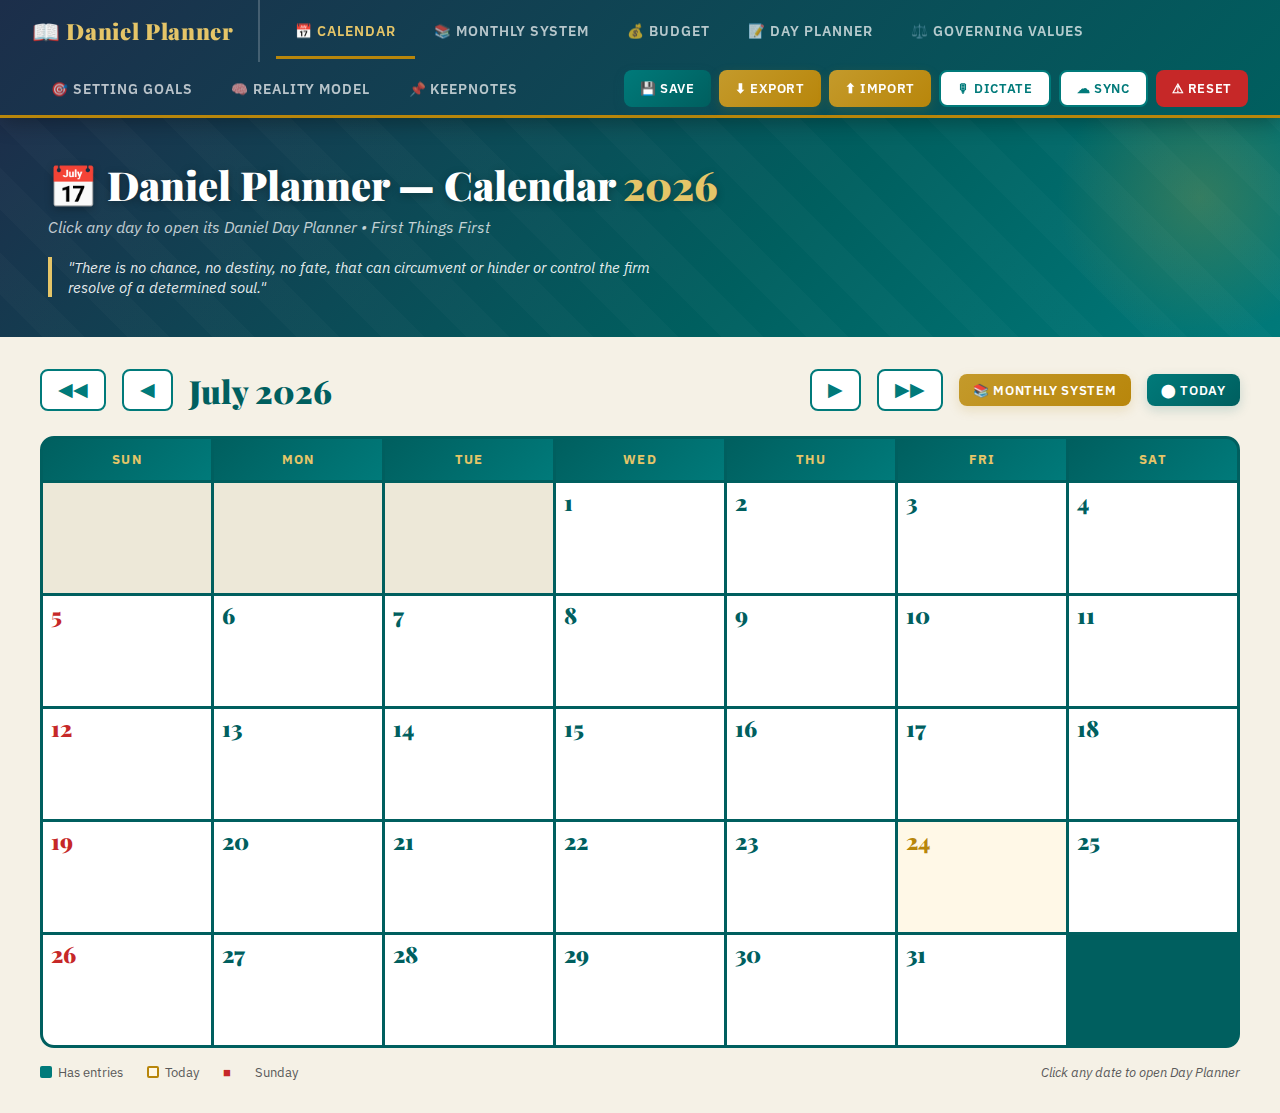
<file: index.html>
<!DOCTYPE html>
<html lang="en">
<head>
  <meta charset="UTF-8">
  <meta name="viewport" content="width=device-width, initial-scale=1.0">
  <title>Daniel Planner — Complete Time Management System</title>
  <link href="https://fonts.googleapis.com/css2?family=Playfair+Display:ital,wght@0,400;0,700;0,900;1,400&family=IBM+Plex+Sans:wght@300;400;500;600;700&family=IBM+Plex+Mono:wght@400;600&display=swap" rel="stylesheet">
  <style>
    *, *::before, *::after { margin: 0; padding: 0; box-sizing: border-box; }

    :root {
      --teal-dark: #005F5F;
      --teal: #007A7A;
      --teal-med: #009999;
      --teal-light: #20B2AA;
      --teal-xlight: #E0F5F5;
      --gold: #B8860B;
      --gold-med: #C49A2B;
      --gold-light: #E5C568;
      --gold-xlight: #FFF8E7;
      --navy: #1C2E4A;
      --cream: #FFFEF5;
      --beige: #F5F1E6;
      --beige-dark: #EDE8D8;
      --red: #C62828;
      --orange: #E65100;
      --blue: #1565C0;
      --green: #2E7D32;
      --gray-dark: #2C2C2C;
      --gray-med: #5A5A5A;
      --gray-light: #D8D8D8;
      --gray-xlight: #F0F0F0;
      --white: #FFFFFF;
      --shadow-teal: rgba(0,102,102,0.18);
      --shadow-gold: rgba(184,134,11,0.18);
      --shadow-dark: rgba(0,0,0,0.12);
    }

    body {
      font-family: 'IBM Plex Sans', sans-serif;
      background: var(--beige);
      color: var(--gray-dark);
      min-height: 100vh;
      overflow-x: hidden;
    }

    /* ===== VIEWS ===== */
    .view { display: none; min-height: 100vh; }
    .view.active { display: block; }

    /* ===== GLOBAL NAV ===== */
    .top-nav {
      background: linear-gradient(135deg, var(--navy) 0%, var(--teal-dark) 100%);
      padding: 0 2rem;
      display: flex;
      align-items: center;
      gap: 0;
      border-bottom: 3px solid var(--gold);
      position: sticky; top: 0; z-index: 900;
      box-shadow: 0 4px 20px rgba(0,0,0,0.3);
      flex-wrap: wrap;
    }

    .nav-brand {
      font-family: 'Playfair Display', serif;
      font-size: 1.4rem;
      font-weight: 900;
      color: var(--gold-light);
      letter-spacing: 0.03em;
      padding: 1rem 1.5rem 1rem 0;
      border-right: 2px solid rgba(255,255,255,0.2);
      margin-right: 1rem;
      white-space: nowrap;
      cursor: pointer;
    }

    .nav-tab {
      padding: 1rem 1.2rem;
      color: rgba(255,255,255,0.7);
      font-size: 0.85rem;
      font-weight: 600;
      text-transform: uppercase;
      letter-spacing: 0.07em;
      cursor: pointer;
      border-bottom: 3px solid transparent;
      margin-bottom: -3px;
      transition: all 0.25s ease;
      white-space: nowrap;
    }

    .nav-tab:hover { color: white; border-bottom-color: rgba(255,255,255,0.4); }
    .nav-tab.active { color: var(--gold-light); border-bottom-color: var(--gold); }

    .nav-actions {
      margin-left: auto;
      display: flex;
      gap: 0.5rem;
      padding: 0.5rem 0;
      flex-wrap: wrap;
    }
    .nav-actions .btn { font-size: 0.8rem; padding: 0.5rem 1rem; }

    /* ===== TOAST & AUTOSAVE ===== */
    .toast {
      position: fixed; bottom: 2rem; right: 2rem;
      background: var(--teal-dark); color: white;
      padding: 0.9rem 1.8rem; border-radius: 10px;
      font-weight: 600; font-size: 0.95rem;
      box-shadow: 0 8px 30px rgba(0,0,0,0.3);
      transform: translateY(100px); opacity: 0;
      transition: all 0.35s cubic-bezier(0.34,1.56,0.64,1);
      z-index: 2000;
    }
    .toast.show { transform: translateY(0); opacity: 1; }

    #autosaveIndicator {
      position: fixed; bottom: 2rem; left: 2rem;
      background: var(--teal); color: white;
      padding: 0.5rem 1rem; border-radius: 24px;
      font-size: 0.75rem; font-weight: 600;
      opacity: 0; transition: opacity 0.4s; z-index: 2000;
    }

    /* ===== SECTION CARDS ===== */
    .card {
      background: white;
      border-radius: 14px;
      box-shadow: 0 4px 24px var(--shadow-teal), 0 0 0 1px rgba(0,122,122,0.08);
      overflow: hidden;
      transition: box-shadow 0.3s ease;
    }
    .card:hover { box-shadow: 0 8px 36px var(--shadow-teal), 0 0 0 2px var(--teal-light); }

    .card-header {
      font-family: 'Playfair Display', serif;
      font-size: 1.25rem;
      font-weight: 700;
      color: white;
      background: linear-gradient(135deg, var(--teal-dark) 0%, var(--teal-med) 100%);
      padding: 1rem 1.5rem;
      border-bottom: 3px solid var(--gold);
      text-transform: uppercase;
      letter-spacing: 0.06em;
      display: flex;
      align-items: center;
      gap: 0.6rem;
    }

    .card-header.gold {
      background: linear-gradient(135deg, var(--gold) 0%, var(--gold-med) 100%);
      border-bottom-color: var(--teal);
    }

    .card-header.navy {
      background: linear-gradient(135deg, var(--navy) 0%, #2a4a6e 100%);
      border-bottom-color: var(--gold);
    }

    .card-body { padding: 1.5rem; }

    /* ===== INPUTS ===== */
    input[type="text"], input[type="date"], textarea, select {
      width: 100%;
      padding: 0.7rem 1rem;
      border: 2px solid var(--gray-light);
      border-radius: 8px;
      font-family: 'IBM Plex Sans', sans-serif;
      font-size: 0.95rem;
      background: var(--cream);
      color: var(--gray-dark);
      transition: all 0.25s ease;
    }
    input[type="text"]:focus, input[type="date"]:focus, textarea:focus, select:focus {
      outline: none;
      border-color: var(--teal);
      background: white;
      box-shadow: 0 0 0 3px rgba(0,153,153,0.12);
    }
    textarea { resize: vertical; line-height: 1.7; }

    /* ===== BUTTONS ===== */
    .btn {
      padding: 0.7rem 1.4rem;
      font-size: 0.88rem;
      font-weight: 600;
      border: none;
      border-radius: 8px;
      cursor: pointer;
      font-family: 'IBM Plex Sans', sans-serif;
      text-transform: uppercase;
      letter-spacing: 0.05em;
      transition: all 0.25s ease;
      display: inline-flex;
      align-items: center;
      gap: 0.4rem;
    }
    .btn:hover { transform: translateY(-2px); }
    .btn-teal { background: linear-gradient(135deg, var(--teal) 0%, var(--teal-dark) 100%); color: white; box-shadow: 0 4px 12px var(--shadow-teal); }
    .btn-teal:hover { box-shadow: 0 6px 20px var(--shadow-teal); }
    .btn-gold { background: linear-gradient(135deg, var(--gold-med) 0%, var(--gold) 100%); color: white; box-shadow: 0 4px 12px var(--shadow-gold); }
    .btn-gold:hover { box-shadow: 0 6px 20px var(--shadow-gold); }
    .btn-ghost { background: white; color: var(--teal); border: 2px solid var(--teal); }
    .btn-red { background: var(--red); color: white; }
    .btn-sm { padding: 0.45rem 0.9rem; font-size: 0.8rem; }
    .btn-xs { padding: 0.3rem 0.65rem; font-size: 0.75rem; }

    /* ===== PAGE TITLES ===== */
    .page-hero {
      background: linear-gradient(135deg, var(--navy) 0%, var(--teal-dark) 60%, var(--teal) 100%);
      padding: 2.5rem 3rem;
      color: white;
      position: relative;
      overflow: hidden;
    }
    .page-hero::before {
      content: '';
      position: absolute; inset: 0;
      background: repeating-linear-gradient(45deg, transparent, transparent 30px, rgba(255,255,255,0.02) 30px, rgba(255,255,255,0.02) 60px);
    }
    .page-hero::after {
      content: '';
      position: absolute; right: -4rem; top: -4rem;
      width: 18rem; height: 18rem;
      background: radial-gradient(circle, rgba(196,154,43,0.25) 0%, transparent 70%);
    }
    .page-hero h2 {
      font-family: 'Playfair Display', serif;
      font-size: 2.5rem;
      font-weight: 900;
      position: relative; z-index: 1;
      text-shadow: 0 2px 8px rgba(0,0,0,0.3);
    }
    .page-hero p {
      color: rgba(255,255,255,0.75);
      font-style: italic;
      margin-top: 0.4rem;
      font-size: 1rem;
      position: relative; z-index: 1;
    }
    .page-hero .hero-quote {
      margin-top: 1.2rem;
      font-size: 0.95rem;
      font-style: italic;
      color: rgba(255,255,255,0.9);
      border-left: 4px solid var(--gold-light);
      padding-left: 1rem;
      max-width: 620px;
    }
    .page-hero .hero-gold { color: var(--gold-light); }

    .page-content { padding: 2rem 2.5rem; max-width: 1500px; margin: 0 auto; }

    /* ===== DIVIDER ===== */
    .divider {
      height: 2px;
      background: linear-gradient(90deg, var(--teal) 0%, var(--gold) 50%, transparent 100%);
      margin: 1.5rem 0;
      border: none;
    }

    /* ===== BADGE ===== */
    .badge {
      display: inline-block;
      padding: 0.2rem 0.6rem;
      border-radius: 12px;
      font-size: 0.75rem;
      font-weight: 700;
      font-family: 'IBM Plex Mono', monospace;
      letter-spacing: 0.03em;
    }
    .badge-A { background: #FFEBEE; color: var(--red); border: 1.5px solid var(--red); }
    .badge-B { background: #FFF3E0; color: var(--orange); border: 1.5px solid var(--orange); }
    .badge-C { background: #E3F2FD; color: var(--blue); border: 1.5px solid var(--blue); }

    /* =====================================================
       CALENDAR VIEW
    ===================================================== */
    #view-calendar .page-content { max-width: 1300px; }

    .calendar-nav {
      display: flex;
      align-items: center;
      gap: 1rem;
      margin-bottom: 1.5rem;
      flex-wrap: wrap;
    }
    .cal-nav-btn {
      background: white;
      border: 2px solid var(--teal);
      color: var(--teal);
      padding: 0.6rem 1rem;
      border-radius: 8px;
      font-size: 1.2rem;
      cursor: pointer;
      transition: all 0.2s;
      line-height: 1;
    }
    .cal-nav-btn:hover { background: var(--teal); color: white; }

    .cal-month-title {
      font-family: 'Playfair Display', serif;
      font-size: 2rem;
      font-weight: 900;
      color: var(--teal-dark);
      flex: 1;
    }

    .cal-grid {
      display: grid;
      grid-template-columns: repeat(7, 1fr);
      gap: 3px;
      background: var(--teal-dark);
      border: 3px solid var(--teal-dark);
      border-radius: 14px;
      overflow: hidden;
    }

    .cal-day-label {
      background: linear-gradient(135deg, var(--teal-dark) 0%, var(--teal) 100%);
      color: var(--gold-light);
      text-align: center;
      padding: 0.75rem 0.25rem;
      font-weight: 700;
      font-size: 0.8rem;
      text-transform: uppercase;
      letter-spacing: 0.1em;
    }

    .cal-cell {
      background: white;
      min-height: 110px;
      padding: 0.5rem;
      cursor: pointer;
      position: relative;
      transition: all 0.2s ease;
      overflow: hidden;
    }
    .cal-cell:hover { background: var(--teal-xlight); transform: scale(1.01); z-index: 2; }
    .cal-cell.empty { background: var(--beige-dark); cursor: default; }
    .cal-cell.today { background: var(--gold-xlight) !important; }
    .cal-cell.today .cal-date-num { color: var(--gold); }
    .cal-cell.has-data { border-left: 3px solid var(--teal); }
    .cal-cell.sunday .cal-date-num { color: var(--red); }

    .cal-date-num {
      font-family: 'Playfair Display', serif;
      font-size: 1.4rem;
      font-weight: 900;
      color: var(--teal-dark);
      line-height: 1;
    }

    .cal-preview {
      margin-top: 0.35rem;
      display: flex;
      flex-direction: column;
      gap: 2px;
    }
    .cal-preview-item {
      font-size: 0.7rem;
      color: var(--teal-dark);
      background: var(--teal-xlight);
      border-radius: 3px;
      padding: 1px 5px;
      white-space: nowrap;
      overflow: hidden;
      text-overflow: ellipsis;
      border-left: 2px solid var(--teal);
    }
    .cal-preview-item.done {
      text-decoration: line-through;
      opacity: 0.5;
    }
    .cal-preview-more {
      font-size: 0.65rem;
      color: var(--gray-med);
      font-style: italic;
    }

    /* =====================================================
       MONTH VIEW
    ===================================================== */
    #view-month .tab-bar {
      display: flex;
      gap: 0;
      border-bottom: 2px solid var(--gray-light);
      margin-bottom: 2rem;
    }
    .month-tab {
      padding: 0.85rem 1.8rem;
      font-weight: 600;
      font-size: 0.9rem;
      cursor: pointer;
      color: var(--gray-med);
      border-bottom: 3px solid transparent;
      margin-bottom: -2px;
      transition: all 0.2s;
      text-transform: uppercase;
      letter-spacing: 0.05em;
    }
    .month-tab:hover { color: var(--teal); }
    .month-tab.active { color: var(--teal-dark); border-bottom-color: var(--teal); }

    .month-panel { display: none; }
    .month-panel.active { display: block; }

    /* Reference System */
    .ref-grid { display: grid; grid-template-columns: 1fr 1fr; gap: 1.5rem; }

    /* Master Task List */
    .mtask-item {
      display: grid;
      grid-template-columns: 40px 80px 1fr 115px 36px;
      gap: 0.75rem;
      align-items: center;
      padding: 0.75rem 0.5rem;
      border-bottom: 1.5px solid var(--gray-xlight);
      transition: background 0.2s;
    }
    .mtask-due-input { font-family: 'IBM Plex Mono', monospace; font-size: 0.9rem; }
    .mtask-item:hover { background: var(--beige); border-radius: 8px; }
    .mtask-num {
      font-weight: 700;
      color: var(--teal);
      font-family: 'IBM Plex Mono', monospace;
      text-align: center;
      font-size: 0.9rem;
    }

    /* Monthly Index */
    .idx-item {
      display: grid;
      grid-template-columns: 50px 1fr 100px 60px;
      gap: 1rem;
      align-items: center;
      padding: 0.7rem 0.5rem;
      border-bottom: 1.5px solid var(--gray-xlight);
      transition: background 0.2s;
    }
    .idx-item:hover { background: var(--beige); border-radius: 8px; }
    .idx-day-num {
      font-family: 'IBM Plex Mono', monospace; font-weight: 700; color: var(--teal);
      font-size: 1rem; text-align: center;
      background: none; border: none; cursor: pointer; padding: 0.4rem;
    }
    .idx-day-num:hover { text-decoration: underline; }

    /* =====================================================
       DAY PLANNER VIEW
    ===================================================== */
    #view-day .day-nav {
      display: flex;
      align-items: center;
      gap: 1rem;
      flex-wrap: wrap;
    }
    .day-nav-btn {
      background: white;
      border: 2px solid var(--teal);
      color: var(--teal);
      padding: 0.55rem 1rem;
      border-radius: 8px;
      font-size: 1rem;
      cursor: pointer;
      transition: all 0.2s;
    }
    .day-nav-btn:hover { background: var(--teal); color: white; }

    .day-title {
      font-family: 'Playfair Display', serif;
      font-size: 1.8rem;
      font-weight: 900;
      color: var(--teal-dark);
    }
    .day-title.date-clickable { cursor: pointer; }

    .day-planner-grid {
      display: grid;
      grid-template-columns: 1fr 1.6fr;
      gap: 2rem;
      margin-top: 2rem;
    }

    .day-number-big {
      font-family: 'Playfair Display', serif;
      font-size: 6rem;
      font-weight: 900;
      color: var(--teal);
      line-height: 1;
      text-shadow: 4px 4px 0 rgba(196,154,43,0.2);
    }
    .day-number-big.date-clickable { cursor: pointer; }

    .date-display-row {
      display: grid;
      grid-template-columns: auto 1fr;
      gap: 1.5rem;
      align-items: center;
      margin-bottom: 1.5rem;
    }

    .legend-grid {
      display: grid;
      grid-template-columns: 1fr 1fr;
      gap: 0.5rem;
      padding: 1rem;
      background: var(--beige);
      border-radius: 8px;
      font-size: 0.85rem;
    }
    .legend-item { display: flex; align-items: center; gap: 0.4rem; }
    .legend-sym { font-weight: 700; color: var(--teal); font-size: 1rem; }

    .mission-box {
      background: linear-gradient(135deg, rgba(0,153,153,0.08) 0%, rgba(196,154,43,0.08) 100%);
      border: 2.5px solid var(--teal);
      border-radius: 10px;
      padding: 1.2rem;
    }
    .mission-label {
      font-size: 0.8rem;
      font-weight: 700;
      text-transform: uppercase;
      letter-spacing: 0.1em;
      color: var(--teal-dark);
      margin-bottom: 0.5rem;
    }

    .task-row {
      display: grid;
      grid-template-columns: 36px 70px 1fr 150px;
      gap: 0.6rem;
      align-items: center;
      padding: 0.65rem 0.5rem;
      background: var(--cream);
      border-radius: 8px;
      border: 2px solid transparent;
      transition: all 0.2s;
      margin-bottom: 0.4rem;
    }
    .task-row:hover { background: white; border-color: var(--teal-light); transform: translateX(3px); }
    .task-row-num { font-weight: 700; color: var(--teal); text-align: center; font-family: 'IBM Plex Mono', monospace; }
    .date-link-btn {
      background: none; border: none; color: var(--teal); cursor: pointer; padding: 0.25rem;
      font-size: 1rem; line-height: 1; opacity: 0.7;
    }
    .date-link-btn:hover { opacity: 1; }
    .date-with-link { display: flex; gap: 0.25rem; align-items: center; }
    .date-with-link input { flex: 1; min-width: 0; }
    .mtask-due-wrap { display: flex; gap: 0.25rem; align-items: center; }
    .mtask-due-wrap input { flex: 1; min-width: 0; }

    select.priority-sel {
      padding: 0.4rem 0.5rem;
      border: 2px solid var(--gray-light);
      border-radius: 6px;
      font-size: 0.85rem;
      font-weight: 700;
      cursor: pointer;
      background: white;
      font-family: 'IBM Plex Mono', monospace;
    }

    .checkbox-inp {
      width: 22px; height: 22px;
      cursor: pointer;
      accent-color: var(--teal);
    }

    .time-row {
      display: grid;
      grid-template-columns: 100px 1fr 36px;
      gap: 0.75rem;
      align-items: center;
      padding: 0.65rem 0.5rem;
      border-bottom: 2px solid var(--gray-xlight);
      transition: all 0.2s;
    }
    .time-row:hover { background: var(--cream); border-bottom-color: var(--teal); }
    .time-lbl {
      font-weight: 600;
      color: var(--teal-dark);
      font-size: 1rem;
      font-family: 'IBM Plex Mono', monospace;
    }
    .time-lbl.hour { font-size: 1.15rem; color: var(--teal); }

    .notes-ta {
      background: var(--cream);
      border: 2px solid var(--gray-light);
      border-radius: 8px;
      padding: 1rem;
      min-height: 180px;
      font-family: 'IBM Plex Sans', sans-serif;
      line-height: 1.8;
      font-size: 0.95rem;
    }

    .day-actions {
      display: flex;
      gap: 1rem;
      margin-top: 2rem;
      flex-wrap: wrap;
    }

    /* =====================================================
       RESPONSIVE
    ===================================================== */
    @media (max-width: 900px) {
      .day-planner-grid { grid-template-columns: 1fr; }
      .ref-grid { grid-template-columns: 1fr; }
      .mtask-item { grid-template-columns: 36px 70px 1fr 36px; }
      .mtask-item .mtask-due-wrap { display: none; }
      .page-content { padding: 1.2rem 1rem; }
      .page-hero { padding: 1.5rem 1.2rem; }
      .page-hero h2 { font-size: 1.7rem; }
      .cal-cell { min-height: 70px; }
      .cal-date-num { font-size: 1.1rem; }
    }

    @media (max-width: 600px) {
      .cal-grid { grid-template-columns: repeat(7, 1fr); }
      .cal-cell { min-height: 50px; padding: 0.25rem; }
      .cal-preview { display: none; }
    }

    /* ===== MODAL ===== */
    .modal-overlay {
      position: fixed; inset: 0;
      background: rgba(0,0,0,0.5);
      z-index: 1800;
      display: none;
      align-items: center;
      justify-content: center;
      padding: 1rem;
    }
    .modal-overlay.open { display: flex; }
    .modal {
      background: white;
      border-radius: 16px;
      max-width: 520px;
      width: 100%;
      box-shadow: 0 20px 60px rgba(0,0,0,0.4);
      overflow: hidden;
      animation: modalIn 0.3s cubic-bezier(0.34,1.56,0.64,1);
    }
    @keyframes modalIn { from { transform: scale(0.85); opacity: 0; } to { transform: scale(1); opacity: 1; } }
    .modal-header {
      background: linear-gradient(135deg, var(--teal-dark), var(--teal));
      padding: 1.2rem 1.5rem;
      color: white;
      font-family: 'Playfair Display', serif;
      font-size: 1.3rem;
      font-weight: 700;
      border-bottom: 3px solid var(--gold);
    }
    .modal-body { padding: 1.5rem; }
    .modal-footer { padding: 1rem 1.5rem; background: var(--beige); display: flex; justify-content: flex-end; gap: 0.75rem; }

    /* ===== STAT PILLS ===== */
    .stat-row {
      display: flex;
      gap: 1rem;
      flex-wrap: wrap;
      margin-bottom: 1.5rem;
    }
    .stat-pill {
      background: white;
      border: 2px solid var(--gray-light);
      border-radius: 30px;
      padding: 0.5rem 1.2rem;
      font-size: 0.85rem;
      font-weight: 600;
      color: var(--gray-med);
      display: flex;
      align-items: center;
      gap: 0.4rem;
    }
    .stat-pill strong { color: var(--teal-dark); font-family: 'IBM Plex Mono', monospace; }

    .task-row.done-row input[type="text"] { text-decoration: line-through; opacity: 0.55; }
    .task-status-sel { font-size: 0.8rem; padding: 0.35rem 0.4rem; }

    .month-main-nav {
      display: flex; align-items: center; gap: 1rem; margin-bottom: 1.5rem;
    }
    .month-main-nav select { max-width: 200px; }

    /* ===== GOVERNING VALUES PYRAMID ===== */
    #view-values .page-content { max-width: 560px; margin-left: auto; margin-right: auto; }
    .values-pyramid-wrapper {
      display: flex;
      justify-content: center;
      margin: 2.5rem 0;
    }
    .values-pyramid-svg {
      width: 100%;
      max-width: 420px;
      height: auto;
    }
    .values-pyramid-svg .tier {
      fill: white;
      stroke: #2C2C2C;
      stroke-width: 2;
    }
    .values-pyramid-svg text {
      font-family: 'IBM Plex Sans', sans-serif;
      font-weight: 700;
      font-size: 11px;
      fill: #2C2C2C;
      text-anchor: middle;
    }
    .values-def-grid {
      display: grid;
      grid-template-columns: repeat(auto-fill, minmax(280px, 1fr));
      gap: 1.25rem;
    }
    .value-item label.value-label {
      display: block;
      font-weight: 700;
      color: var(--teal-dark);
      margin-bottom: 0.4rem;
      font-size: 1rem;
    }
    .value-item .value-def {
      width: 100%;
      min-height: 3.5rem;
      padding: 0.6rem 0.8rem;
      font-size: 0.9rem;
      border: 2px solid var(--gray-light);
      border-radius: 8px;
      font-family: 'IBM Plex Sans', sans-serif;
      resize: vertical;
    }
    .value-item .value-def:focus {
      outline: none;
      border-color: var(--teal);
      box-shadow: 0 0 0 2px rgba(0,153,153,0.12);
    }
    /* ===== SETTING GOALS / SMART DIAGRAM ===== */
    #view-goals .page-content { max-width: 580px; margin-left: auto; margin-right: auto; }
    .smart-diagram-wrapper { display: flex; justify-content: center; margin: 2rem 0; }
    .smart-diagram-svg { width: 100%; max-width: 500px; height: auto; }
    .smart-diagram-svg text { font-family: 'IBM Plex Sans', sans-serif; }
    .smart-diagram-svg .smart-to-goal { fill:none; stroke: var(--teal); stroke-width: 2.2; opacity: 0.55; }
    .smart-goal-field { margin-top: 1.5rem; }
    .smart-goal-field textarea { min-height: 110px; }

    /* ===== REALITY MODEL ===== */
    #view-reality .page-content { max-width: 1100px; }
    .reality-model-wrap { display:flex; justify-content:center; margin: 1.5rem 0 0; }
    .reality-model-svg{
      width: 100%;
      max-width: 1100px;
      height: auto;
      display: block;
    }
    .reality-model-svg .rm-shape{ fill: #fff; stroke: #2C2C2C; stroke-width: 2; }
    .reality-model-svg .rm-dash{ fill: none; stroke: #2C2C2C; stroke-width: 2; stroke-dasharray: 6 6; }
    .reality-model-svg .rm-line{ stroke: rgba(44,44,44,0.55); stroke-width: 2; }
    .reality-model-svg text{
      font-family: 'IBM Plex Sans', sans-serif;
      font-weight: 800;
      font-size: 16px;
      fill: #2C2C2C;
      text-anchor: middle;
    }
    .needs-wheel-wrap{ display:flex; justify-content:center; margin-top: 0.5rem; }
    .needs-wheel-svg{ width: 100%; max-width: 520px; height: auto; display:block; }
    .needs-wheel-svg .nw-outline{ fill: #fff; stroke: #2C2C2C; stroke-width: 3; }
    .needs-wheel-svg .nw-split{ stroke: #2C2C2C; stroke-width: 3; }
    .needs-wheel-svg text{
      font-family: 'IBM Plex Sans', sans-serif;
      font-weight: 800;
      font-size: 20px;
      fill: #2C2C2C;
      text-anchor: middle;
    }

    /* ===== BUDGET ===== */
    #view-budget .page-content { max-width: 1100px; }
    .budget-nav { display:flex; align-items:center; gap: 1rem; flex-wrap: wrap; margin-bottom: 1.5rem; }
    .budget-title { font-family: 'Playfair Display', serif; font-size: 1.6rem; font-weight: 900; color: var(--teal-dark); flex: 1; }
    .budget-grid { display:grid; grid-template-columns: 1fr; gap: 1.25rem; }
    @media (min-width: 980px) { .budget-grid { grid-template-columns: 1fr 1fr; } .budget-grid .span2{ grid-column: span 2; } }
    .budget-row { display:grid; grid-template-columns: 1.6fr 140px 36px; gap: 0.6rem; align-items: center; margin-bottom: 0.5rem; }
    .budget-row input[type="text"] { width: 100%; }
    .budget-row input[type="number"] { width: 100%; font-family: 'IBM Plex Mono', monospace; }
    .budget-row .rm { background: none; border: none; cursor:pointer; font-size: 1.1rem; opacity: 0.7; }
    .budget-row .rm:hover { opacity: 1; }
    .budget-summary { display:grid; grid-template-columns: 1fr; gap: 0.6rem; }
    @media (min-width: 700px){ .budget-summary { grid-template-columns: 1fr 1fr 1fr; } }
    .budget-kpi { background: var(--cream); border: 2px solid var(--gray-light); border-radius: 10px; padding: 0.9rem 1rem; }
    .budget-kpi .k { font-size: 0.78rem; letter-spacing: 0.08em; text-transform: uppercase; color: var(--gray-med); font-weight: 800; }
    .budget-kpi .v { margin-top: 0.25rem; font-size: 1.25rem; font-weight: 900; font-family: 'IBM Plex Mono', monospace; color: var(--teal-dark); }
    .budget-kpi.negative .v { color: var(--red); }
    .budget-lock-overlay {
      position: absolute; inset: 0; z-index: 100;
      background: linear-gradient(135deg, #1C2E4A 0%, #005F5F 100%);
      display: flex; flex-direction: column; align-items: center; justify-content: center;
      gap: 1.5rem; padding: 2rem; border-radius: 14px;
    }
    .budget-lock-overlay.hidden { display: none; }
    #view-budget { position: relative; }
    .budget-lock-overlay .lock-icon { font-size: 4rem; color: var(--gold-light); opacity: 0.9; }
    .budget-lock-overlay .lock-msg { color: rgba(255,255,255,0.95); font-size: 1.2rem; font-weight: 600; text-align: center; max-width: 320px; }
    .budget-lock-overlay .pin-wrap { display: flex; flex-direction: column; align-items: center; gap: 0.5rem; }
    .budget-lock-overlay .pin-wrap input { font-family: 'IBM Plex Mono', monospace; font-size: 1.25rem; padding: 0.6rem 1rem; width: 140px; text-align: center; letter-spacing: 0.4em; border: 2px solid var(--gold); border-radius: 8px; }
    .budget-lock-overlay .pin-error { color: #ff8a80; font-size: 0.9rem; font-weight: 600; min-height: 1.4rem; }
    .budget-lock-overlay .btn-unlock-budget { background: linear-gradient(135deg, var(--gold) 0%, var(--gold-med) 100%); color: var(--navy); font-weight: 800; padding: 0.9rem 2rem; border: none; border-radius: 10px; cursor: pointer; font-size: 1rem; text-transform: uppercase; letter-spacing: 0.06em; box-shadow: 0 4px 16px rgba(184,134,11,0.4); }
    .budget-lock-overlay .btn-unlock-budget:hover { filter: brightness(1.1); transform: scale(1.02); }

    /* ===== SPEECH TO TEXT ===== */
    #sttBtn.listening { background: linear-gradient(135deg, var(--teal) 0%, var(--teal-dark) 100%); color: white; border-color: rgba(255,255,255,0.22); }
    #sttBtn[disabled] { opacity: 0.55; cursor: not-allowed; }
    /* ===== KEEPNOTES (Google Keep style) ===== */
    #view-notes .page-content { max-width: 1200px; padding-bottom: 5rem; }
    .keep-takenote {
      background: white;
      border-radius: 8px;
      box-shadow: 0 1px 3px rgba(0,0,0,0.12);
      padding: 0.75rem 1rem;
      margin-bottom: 1.5rem;
      display: flex;
      gap: 0.5rem;
      align-items: flex-start;
      border: 1px solid var(--gray-light);
    }
    .keep-takenote input, .keep-takenote textarea {
      border: none;
      outline: none;
      font-family: 'IBM Plex Sans', sans-serif;
      font-size: 0.95rem;
      flex: 1;
      resize: none;
      background: transparent;
    }
    .keep-takenote input { font-weight: 600; }
    .keep-takenote textarea { min-height: 24px; }
    .keep-takenote input::placeholder, .keep-takenote textarea::placeholder { color: #9e9e9e; }
    .keep-grid {
      display: grid;
      grid-template-columns: repeat(auto-fill, minmax(240px, 1fr));
      gap: 1rem;
      grid-auto-rows: minmax(120px, auto);
    }
    .keep-note {
      border-radius: 8px;
      padding: 1rem;
      min-height: 100px;
      box-shadow: 0 1px 3px rgba(0,0,0,0.12);
      display: flex;
      flex-direction: column;
      transition: box-shadow 0.2s;
      border: none;
      position: relative;
    }
    .keep-note:hover { box-shadow: 0 2px 8px rgba(0,0,0,0.18); }
    .keep-note.pinned { border-left: 4px solid var(--gold); }
    .keep-note-color-yellow { background: #FEF9C3; }
    .keep-note-color-pink { background: #FCE7F3; }
    .keep-note-color-blue { background: #DBEAFE; }
    .keep-note-color-green { background: #D1FAE5; }
    .keep-note-color-purple { background: #EDE9FE; }
    .keep-note-color-white { background: #FFFFFF; border: 1px solid #E5E7EB; }
    .keep-note-title { font-weight: 600; font-size: 0.95rem; margin-bottom: 0.4rem; word-break: break-word; }
    .keep-note-body { font-size: 0.9rem; color: #374151; line-height: 1.5; white-space: pre-wrap; word-break: break-word; flex: 1; }
    .keep-note-actions {
      display: flex;
      gap: 0.25rem;
      margin-top: 0.75rem;
      opacity: 0.7;
    }
    .keep-note-actions:hover { opacity: 1; }
    .keep-note-btn {
      background: none;
      border: none;
      cursor: pointer;
      padding: 0.25rem;
      font-size: 1rem;
      color: #5A5A5A;
      border-radius: 4px;
    }
    .keep-note-btn:hover { background: rgba(0,0,0,0.06); color: #2C2C2C; }
    .keep-fab {
      position: fixed;
      bottom: 2rem;
      right: 2rem;
      width: 56px;
      height: 56px;
      border-radius: 50%;
      background: linear-gradient(135deg, var(--teal) 0%, var(--teal-dark) 100%);
      color: white;
      border: none;
      font-size: 1.8rem;
      cursor: pointer;
      box-shadow: 0 4px 12px rgba(0,122,122,0.4);
      z-index: 1000;
      display: flex;
      align-items: center;
      justify-content: center;
      line-height: 1;
      transition: transform 0.2s, box-shadow 0.2s;
    }
    .keep-fab:hover { transform: scale(1.05); box-shadow: 0 6px 20px rgba(0,122,122,0.5); }
    #view-notes .keep-fab { display: flex !important; }
    .date-link, .date-link-inline {
      color: var(--teal-dark);
      text-decoration: underline;
      cursor: pointer;
      font-weight: 600;
    }
    .date-link:hover, .date-link-inline:hover { color: var(--teal); }
    .date-link-inline {
      display: inline-block;
      padding: 0.2rem 0.5rem;
      background: var(--teal-xlight);
      border-radius: 6px;
      font-size: 0.85rem;
      text-decoration: none;
    }

    @media print {
      .top-nav, .day-actions, .toast, .modal-overlay, #autosaveIndicator { display: none !important; }
      .view { display: block !important; }
      #view-calendar, #view-month, #view-values, #view-goals, #view-reality, #view-notes { display: none !important; }
      #view-day { display: block !important; }
      .card { box-shadow: none; }
    }
  </style>
</head>
<body>

<!-- ===== TOP NAV ===== -->
<nav class="top-nav">
  <div class="nav-brand" onclick="showView('calendar')">📖 Daniel Planner</div>
  <div class="nav-tab active" id="nav-calendar" onclick="showView('calendar')">📅 Calendar</div>
  <div class="nav-tab" id="nav-month" onclick="showView('month')">📚 Monthly System</div>
  <div class="nav-tab" id="nav-budget" onclick="showView('budget')">💰 Budget</div>
  <div class="nav-tab" id="nav-day" onclick="showView('day')">📝 Day Planner</div>
  <div class="nav-tab" id="nav-values" onclick="showView('values')">⚖️ Governing Values</div>
  <div class="nav-tab" id="nav-goals" onclick="showView('goals')">🎯 Setting Goals</div>
  <div class="nav-tab" id="nav-reality" onclick="showView('reality')">🧠 Reality Model</div>
  <div class="nav-tab" id="nav-notes" onclick="showView('notes')">📌 KeepNotes</div>
  <div class="nav-actions">
    <button class="btn btn-teal btn-sm" onclick="saveAllCurrent()">💾 Save</button>
    <button class="btn btn-gold btn-sm" onclick="exportPlanner()">⬇ Export</button>
    <button class="btn btn-gold btn-sm" onclick="importPlanner()">⬆ Import</button>
    <button class="btn btn-ghost btn-sm" onclick="toggleSpeechToText()" id="sttBtn" title="Speech to text (dictation)">🎙 Dictate</button>
    <button class="btn btn-ghost btn-sm" onclick="openCloudSyncModal()" id="cloudSyncBtn" title="Cloud Sync">☁ Sync</button>
    <button class="btn btn-red btn-sm" onclick="resetPlanner()">⚠ Reset</button>
  </div>
</nav>

<!-- ===== TOAST & AUTOSAVE ===== -->
<div class="toast" id="toast"></div>
<div id="autosaveIndicator">✓ Auto-Saved</div>

<!-- ===== MODAL ===== -->
<div class="modal-overlay" id="modalOverlay">
  <div class="modal">
    <div class="modal-header" id="modalTitle">Confirm</div>
    <div class="modal-body" id="modalBody"></div>
    <div class="modal-footer">
      <button class="btn btn-ghost" onclick="closeModal()">Cancel</button>
      <button class="btn btn-teal" id="modalConfirmBtn">Confirm</button>
    </div>
  </div>
</div>

<!-- ===== CLOUD SYNC MODAL ===== -->
<div class="modal-overlay" id="cloudSyncOverlay">
  <div class="modal" style="max-width:560px;">
    <div class="modal-header">☁ Cloud Sync</div>
    <div class="modal-body">
      <p style="color:var(--gray-med);font-size:0.9rem;margin-bottom:1rem;">Sync your planner across devices. Use <strong>Firebase Realtime Database</strong> (free tier).</p>
      <div style="margin-bottom:1rem;">
        <label style="display:block;font-weight:600;margin-bottom:0.4rem;font-size:0.85rem;">Sync ID (share this to sync with other devices)</label>
        <div style="display:flex;gap:0.5rem;">
          <input type="text" id="syncIdInput" placeholder="e.g. my-planner-2025" style="flex:1;" />
          <button class="btn btn-teal btn-sm" onclick="generateSyncId()">Generate</button>
        </div>
      </div>
      <div style="margin-bottom:1rem;">
        <label style="display:block;font-weight:600;margin-bottom:0.4rem;font-size:0.85rem;">Firebase Database URL</label>
        <input type="text" id="firebaseUrlInput" placeholder="https://YOUR-PROJECT.firebaseio.com" style="width:100%;" />
      </div>
      <div style="margin-bottom:1rem;">
        <label style="display:block;font-weight:600;margin-bottom:0.4rem;font-size:0.85rem;">Auth token (optional)</label>
        <input type="password" id="firebaseAuthInput" placeholder="Only needed if your Firebase rules block public access" style="width:100%;" />
        <div style="margin-top:0.35rem;font-size:0.8rem;color:var(--gray-med);line-height:1.4;">
          If you get “Permission denied”, either add a token here or update Firebase Realtime Database rules to allow access for your sync path.
        </div>
      </div>
      <div style="display:flex;align-items:center;gap:0.75rem;margin-bottom:1rem;">
        <input type="checkbox" id="cloudSyncEnabled" onchange="toggleCloudSync(this.checked)" />
        <label for="cloudSyncEnabled" style="font-weight:600;">Enable cloud sync</label>
      </div>
      <p style="font-size:0.8rem;color:var(--gray-med);">Create a free project at <a href="https://console.firebase.google.com" target="_blank" rel="noopener">Firebase Console</a> → Realtime Database → copy the URL.</p>
    </div>
    <div class="modal-footer">
      <button class="btn btn-ghost" onclick="closeCloudSyncModal()">Close</button>
      <button class="btn btn-teal" onclick="saveCloudSyncConfig()">Save</button>
    </div>
  </div>
</div>

<!-- ===============================================================
     VIEW: CALENDAR
=============================================================== -->
<div class="view active" id="view-calendar">
  <div class="page-hero">
    <h2>📅 Daniel Planner — Calendar <span class="hero-gold" id="calHeroTitle">2025</span></h2>
    <p>Click any day to open its Daniel Day Planner • First Things First</p>
    <p class="hero-quote">"There is no chance, no destiny, no fate, that can circumvent or hinder or control the firm resolve of a determined soul."</p>
  </div>
  <div class="page-content">
    <div class="calendar-nav">
      <button class="cal-nav-btn" onclick="changeCalYear(-1)">&#9664;&#9664;</button>
      <button class="cal-nav-btn" onclick="changeCalMonth(-1)">&#9664;</button>
      <div class="cal-month-title" id="calMonthTitle">January 2025</div>
      <button class="cal-nav-btn" onclick="changeCalMonth(1)">&#9654;</button>
      <button class="cal-nav-btn" onclick="changeCalYear(1)">&#9654;&#9654;</button>
      <button class="btn btn-gold btn-sm" onclick="showView('month')">📚 Monthly System</button>
      <button class="btn btn-teal btn-sm" onclick="goToToday()">⬤ Today</button>
    </div>
    <div class="cal-grid" id="calGrid"></div>
    <div style="margin-top:1rem; display:flex; align-items:center; gap:1.5rem; font-size:0.82rem; color:var(--gray-med); flex-wrap:wrap;">
      <span style="display:flex;align-items:center;gap:6px;"><span style="width:12px;height:12px;background:var(--teal);border-radius:2px;display:inline-block;"></span> Has entries</span>
      <span style="display:flex;align-items:center;gap:6px;"><span style="width:12px;height:12px;background:var(--gold-xlight);border:2px solid var(--gold);border-radius:2px;display:inline-block;"></span> Today</span>
      <span style="color:var(--red);">■</span> Sunday
      <span style="margin-left:auto; font-style:italic;">Click any date to open Day Planner</span>
    </div>
  </div>
</div>

<!-- ===============================================================
     VIEW: MONTHLY SYSTEM
=============================================================== -->
<div class="view" id="view-month">
  <div class="page-hero">
    <h2>📚 Monthly System — <span class="hero-gold" id="monthHeroTitle">January 2025</span></h2>
    <p>Monthly Reference Guide • Master Task List • Monthly Index</p>
  </div>
  <div class="page-content">
    <div class="month-main-nav">
      <button class="cal-nav-btn" onclick="changeMonthView(-1)">&#9664;</button>
      <div style="font-family:'Playfair Display',serif; font-size:1.5rem; font-weight:900; color:var(--teal-dark); min-width:200px;" id="monthViewLabel">January 2025</div>
      <button class="cal-nav-btn" onclick="changeMonthView(1)">&#9654;</button>
      <div style="flex:1;"></div>
      <button class="btn btn-teal btn-sm" onclick="saveMonthData()">💾 Save Month</button>
    </div>

    <div class="tab-bar">
      <div class="month-tab active" onclick="switchMonthTab('ref', this)">📖 Reference Guide</div>
      <div class="month-tab" onclick="switchMonthTab('tasks', this)">✅ Master Task List</div>
      <div class="month-tab" onclick="switchMonthTab('index', this)">🗂️ Monthly Index</div>
    </div>

    <!-- REFERENCE GUIDE -->
    <div class="month-panel active" id="mpanel-ref">
      <p style="font-size:0.9rem; color:var(--gray-med); margin-bottom:1.5rem; font-style:italic;">
        Your monthly reference system — key goals, important information, contacts, and guides for this month.
      </p>
      <div class="ref-grid">
        <div class="card">
          <div class="card-header">🎯 Monthly Goals &amp; Mission</div>
          <div class="card-body">
            <textarea id="ref-mission" class="notes-ta" rows="5" placeholder="What are your primary goals and mission for this month?" oninput="scheduleMonthSave()"></textarea>
          </div>
        </div>
        <div class="card">
          <div class="card-header">📋 Key Roles &amp; Responsibilities</div>
          <div class="card-body">
            <textarea id="ref-roles" class="notes-ta" rows="5" placeholder="List your key roles this month (e.g., Manager, Parent, Project Lead)..." oninput="scheduleMonthSave()"></textarea>
          </div>
        </div>
        <div class="card">
          <div class="card-header gold">💰 Budget &amp; Financial Notes</div>
          <div class="card-body">
            <textarea id="ref-budget" class="notes-ta" rows="5" placeholder="Monthly budget, financial targets, expenses to track..." oninput="scheduleMonthSave()"></textarea>
          </div>
        </div>
        <div class="card">
          <div class="card-header gold">📞 Key Contacts &amp; Numbers</div>
          <div class="card-body">
            <textarea id="ref-contacts" class="notes-ta" rows="5" placeholder="Important phone numbers, emails, or contacts for this month..." oninput="scheduleMonthSave()"></textarea>
          </div>
        </div>
        <div class="card">
          <div class="card-header navy">🏥 Health &amp; Wellness Goals</div>
          <div class="card-body">
            <textarea id="ref-health" class="notes-ta" rows="4" placeholder="Health goals, appointments, exercise targets..." oninput="scheduleMonthSave()"></textarea>
          </div>
        </div>
        <div class="card">
          <div class="card-header navy">📅 Key Dates &amp; Deadlines</div>
          <div class="card-body">
            <textarea id="ref-dates" class="notes-ta" rows="4" placeholder="Birthdays, anniversaries, deadlines, events..." oninput="scheduleMonthSave()"></textarea>
          </div>
        </div>
      </div>
      <div class="card" style="margin-top:1.5rem;">
        <div class="card-header">📝 Monthly Notes &amp; Reference Information</div>
        <div class="card-body">
          <textarea id="ref-notes" class="notes-ta" rows="6" placeholder="Any other reference information, quotes, reminders, or notes you want accessible all month..." oninput="scheduleMonthSave()"></textarea>
        </div>
      </div>
    </div>

    <!-- MASTER TASK LIST -->
    <div class="month-panel" id="mpanel-tasks">
      <p style="font-size:0.9rem; color:var(--gray-med); margin-bottom:1.5rem; font-style:italic;">
        All tasks for this month. Prioritize A (must do), B (should do), C (could do). Mark status as tasks are completed or moved.
      </p>
      <div class="stat-row" id="mtaskStats"></div>
      <div class="card">
        <div class="card-header">✅ Master Task List — <span id="mtaskMonthLabel">January 2025</span></div>
        <div class="card-body" style="padding:1rem 0.5rem;">
          <div style="display:grid; grid-template-columns:40px 80px 1fr 115px 36px; gap:0.75rem; padding:0.5rem; font-size:0.75rem; font-weight:700; text-transform:uppercase; letter-spacing:0.08em; color:var(--gray-med); border-bottom:2px solid var(--teal);">
            <span style="text-align:center;">#</span>
            <span>Priority</span>
            <span>Task</span>
            <span>Due (dd-mm-yyyy)</span>
            <span style="text-align:center;">✓</span>
          </div>
          <div id="masterTaskList"></div>
        </div>
      </div>
      <button class="btn btn-ghost btn-sm" style="margin-top:1rem;" onclick="addMasterTaskRow()">+ Add Task Row</button>
    </div>

    <!-- MONTHLY INDEX -->
    <div class="month-panel" id="mpanel-index">
      <p style="font-size:0.9rem; color:var(--gray-med); margin-bottom:1.5rem; font-style:italic;">
        A reference index of what happened each day this month — your monthly record and log.
      </p>
      <div class="card">
        <div class="card-header">🗂️ Monthly Index — <span id="midxMonthLabel">January 2025</span></div>
        <div class="card-body" style="padding:1rem 0.5rem;">
          <div style="display:grid; grid-template-columns:50px 1fr 100px 60px; gap:1rem; padding:0.5rem; font-size:0.75rem; font-weight:700; text-transform:uppercase; letter-spacing:0.08em; color:var(--gray-med); border-bottom:2px solid var(--teal);">
            <span style="text-align:center;">Day</span>
            <span>Entry / Summary</span>
            <span>Category</span>
            <span style="text-align:center;">🔗</span>
          </div>
          <div id="monthlyIndex"></div>
        </div>
      </div>
    </div>
  </div>
</div>

<!-- ===============================================================
     VIEW: DAY PLANNER
=============================================================== -->
<div class="view" id="view-day">
  <div class="page-hero">
    <h2>📝 Daniel Day Planner — <span class="hero-gold" id="dayHeroTitle">Today</span></h2>
    <p>First Things First • Begin with the End in Mind</p>
  </div>
  <div class="page-content" style="max-width:1400px;">
    <div style="display:flex; align-items:center; gap:1rem; margin-bottom:1.5rem; flex-wrap:wrap;">
      <div class="day-nav">
        <button class="day-nav-btn" onclick="changeDayView(-1)">&#9664; Prev</button>
        <div class="day-title date-clickable" id="dayViewTitle" onclick="(function(){var i=document.getElementById('dayDateInput');i.showPicker?.();i.focus();})()" title="Change date">Monday, Jan 13</div>
        <button class="day-nav-btn" onclick="changeDayView(1)">Next &#9654;</button>
      </div>
      <button class="btn btn-gold btn-sm" onclick="goToDayToday()">⬤ Today</button>
      <button class="btn btn-ghost btn-sm" onclick="showView('calendar')">📅 Calendar</button>
    </div>

    <div class="day-planner-grid">
      <!-- LEFT COLUMN -->
      <div style="display:flex; flex-direction:column; gap:1.5rem;">
        <div class="card">
          <div class="card-header gold">Today</div>
          <div class="card-body">
            <div class="date-display-row">
              <div class="day-number-big date-clickable" id="dayBigNum" onclick="(function(){var i=document.getElementById('dayDateInput');i.showPicker?.();i.focus();})()" title="Change date">13</div>
              <div style="display:flex; flex-direction:column; gap:0.6rem;">
                <div class="date-with-link">
                  <input type="date" id="dayDateInput" title="Select date — change navigates to that day" />
                  <button type="button" class="date-link-btn" onclick="showView('calendar')" title="Open Calendar">📅</button>
                </div>
                <input type="text" id="dayDayName" readonly style="font-weight:600; color:var(--teal-dark);" />
              </div>
            </div>
            <div class="legend-grid">
              <div class="legend-item"><span class="legend-sym">✓</span> Completed</div>
              <div class="legend-item"><span class="legend-sym">→</span> Rescheduled</div>
              <div class="legend-item"><span class="legend-sym">✗</span> Delegated</div>
              <div class="legend-item"><span class="legend-sym">◯</span> In Process</div>
            </div>
          </div>
        </div>

        <div class="card">
          <div class="card-header">🎯 Daily Mission</div>
          <div class="card-body">
            <div class="mission-box">
              <div class="mission-label">What matters most today?</div>
              <textarea id="dayMission" class="notes-ta" rows="3" placeholder="Your focus and intention for today..." oninput="scheduleDaySave()"></textarea>
            </div>
          </div>
        </div>

        <div class="card">
          <div class="card-header">✅ Priority Tasks</div>
          <div class="card-body" style="padding:1rem 1rem;">
            <div id="dayTaskList"></div>
          </div>
        </div>
      </div>

      <!-- RIGHT COLUMN -->
      <div style="display:flex; flex-direction:column; gap:1.5rem;">
        <div class="card">
          <div class="card-header">⏰ Appointment Schedule</div>
          <div class="card-body" style="padding:0.75rem;">
            <div id="daySchedule"></div>
          </div>
        </div>

        <div class="card">
          <div class="card-header navy">📝 Notes &amp; Reflections</div>
          <div class="card-body">
            <textarea id="dayNotes" class="notes-ta" rows="10" placeholder="Daily tracker, expenses, thoughts, learnings, gratitude..." oninput="scheduleDaySave()"></textarea>
          </div>
        </div>
      </div>
    </div>

    <div class="day-actions">
      <button class="btn btn-teal" onclick="saveDayPlanner()">💾 Save Day</button>
      <button class="btn btn-gold" onclick="loadDayPlanner()">📂 Reload</button>
      <button class="btn btn-ghost" onclick="clearDayPlanner()">🗑️ Clear</button>
      <button class="btn btn-ghost" onclick="window.print()">🖨️ Print</button>
    </div>
  </div>
</div>

<!-- ===============================================================
     VIEW: GOVERNING VALUES
=============================================================== -->
<div class="view" id="view-values">
  <div class="page-hero">
    <h2>⚖️ Governing Values</h2>
    <p>Your hierarchy of purpose — from daily tasks to the values that guide everything</p>
  </div>
  <div class="page-content">
    <div class="values-pyramid-wrapper">
      <svg class="values-pyramid-svg" viewBox="0 0 400 320" xmlns="http://www.w3.org/2000/svg">
        <defs>
          <style>.tier{fill:white;stroke:#2C2C2C;stroke-width:2}</style>
        </defs>
        <!-- Bottom: GOVERNING VALUES -->
        <path class="tier" d="M 20 280 L 380 280 L 340 220 L 60 220 Z"/>
        <text x="200" y="256">GOVERNING VALUES</text>
        <!-- Third: LONG-RANGE GOALS -->
        <path class="tier" d="M 60 220 L 340 220 L 300 160 L 100 160 Z"/>
        <text x="200" y="196">LONG-RANGE GOALS</text>
        <!-- Second: INTERMEDIATE GOALS -->
        <path class="tier" d="M 100 160 L 300 160 L 260 100 L 140 100 Z"/>
        <text x="200" y="136">INTERMEDIATE GOALS</text>
        <!-- Top: DAILY TASKS -->
        <path class="tier" d="M 140 100 L 260 100 L 200 40 Z"/>
        <text x="200" y="82">DAILY TASKS</text>
      </svg>
    </div>
    <p style="text-align:center; color:var(--gray-med); font-style:italic; font-size:0.95rem; margin-top:1.5rem;">
      Build from the base up. Let your values govern your goals, and your goals shape your daily tasks.
    </p>
    <div class="card" style="margin-top:2.5rem;">
      <div class="card-header gold">My Governing Values — Define What They Mean to You</div>
      <div class="card-body">
        <div class="values-def-grid">
          <div class="value-item">
            <label class="value-label">Love</label>
            <textarea class="value-def" id="val-love" placeholder="Your definition..." rows="2" oninput="scheduleValuesSave()"></textarea>
          </div>
          <div class="value-item">
            <label class="value-label">Joy</label>
            <textarea class="value-def" id="val-joy" placeholder="Your definition..." rows="2" oninput="scheduleValuesSave()"></textarea>
          </div>
          <div class="value-item">
            <label class="value-label">Peace</label>
            <textarea class="value-def" id="val-peace" placeholder="Your definition..." rows="2" oninput="scheduleValuesSave()"></textarea>
          </div>
          <div class="value-item">
            <label class="value-label">Longsuffering</label>
            <textarea class="value-def" id="val-longsuffering" placeholder="Your definition..." rows="2" oninput="scheduleValuesSave()"></textarea>
          </div>
          <div class="value-item">
            <label class="value-label">Kindness</label>
            <textarea class="value-def" id="val-kindness" placeholder="Your definition..." rows="2" oninput="scheduleValuesSave()"></textarea>
          </div>
          <div class="value-item">
            <label class="value-label">Goodness</label>
            <textarea class="value-def" id="val-goodness" placeholder="Your definition..." rows="2" oninput="scheduleValuesSave()"></textarea>
          </div>
          <div class="value-item">
            <label class="value-label">Faithfulness</label>
            <textarea class="value-def" id="val-faithfulness" placeholder="Your definition..." rows="2" oninput="scheduleValuesSave()"></textarea>
          </div>
          <div class="value-item">
            <label class="value-label">Gentleness</label>
            <textarea class="value-def" id="val-gentleness" placeholder="Your definition..." rows="2" oninput="scheduleValuesSave()"></textarea>
          </div>
          <div class="value-item">
            <label class="value-label">Self-control</label>
            <textarea class="value-def" id="val-selfcontrol" placeholder="Your definition..." rows="2" oninput="scheduleValuesSave()"></textarea>
          </div>
          <div class="value-item">
            <label class="value-label">Personal Health and Fitness</label>
            <textarea class="value-def" id="val-personalhealthfitness" placeholder="Your definition..." rows="2" oninput="scheduleValuesSave()"></textarea>
          </div>
          <div class="value-item">
            <label class="value-label">Financial Independence</label>
            <textarea class="value-def" id="val-financialindependence" placeholder="Your definition..." rows="2" oninput="scheduleValuesSave()"></textarea>
          </div>
          <div class="value-item">
            <label class="value-label">Value Time</label>
            <textarea class="value-def" id="val-valuetime" placeholder="Your definition..." rows="2" oninput="scheduleValuesSave()"></textarea>
          </div>
        </div>
      </div>
    </div>
  </div>
</div>

<!-- ===============================================================
     VIEW: SETTING GOALS
=============================================================== -->
<div class="view" id="view-goals">
  <div class="page-hero">
    <h2>🎯 Setting Goals</h2>
    <p>Use the SMART framework to create goals that work</p>
  </div>
  <div class="page-content">
    <div class="smart-diagram-wrapper">
      <svg class="smart-diagram-svg" viewBox="0 0 500 420" xmlns="http://www.w3.org/2000/svg">
        <defs>
          <style>.smart-connector{fill:none;stroke:#2C2C2C;stroke-width:1.5}</style>
        </defs>
        <!-- Connect SMART acronym to the SMART Goal -->
        <line class="smart-to-goal" x1="125" y1="90" x2="250" y2="210" />
        <line class="smart-to-goal" x1="375" y1="90" x2="250" y2="210" />
        <line class="smart-to-goal" x1="405" y1="195" x2="250" y2="210" />
        <line class="smart-to-goal" x1="375" y1="320" x2="250" y2="210" />
        <line class="smart-to-goal" x1="125" y1="330" x2="250" y2="210" />
        <!-- SPECIFIC - top-left -->
        <rect x="10" y="50" width="230" height="80" rx="8" fill="white" stroke="#2C2C2C" stroke-width="2"/>
        <text x="125" y="78" text-anchor="middle" font-weight="700" font-size="14">S — SPECIFIC</text>
        <text x="125" y="100" text-anchor="middle" font-size="11" fill="#5A5A5A">
          <tspan x="125" dy="0">states exactly what will be</tspan>
          <tspan x="125" dy="14">accomplished</tspan>
        </text>
        <!-- MEASURABLE - top-center -->
        <rect x="260" y="50" width="230" height="80" rx="8" fill="white" stroke="#2C2C2C" stroke-width="2"/>
        <text x="375" y="78" text-anchor="middle" font-weight="700" font-size="14">M — MEASURABLE</text>
        <text x="375" y="100" text-anchor="middle" font-size="11" fill="#5A5A5A">
          <tspan x="375" dy="0">milestone event and</tspan>
          <tspan x="375" dy="14">date given</tspan>
        </text>
        <!-- ACTION-ORIENTED - top-right -->
        <rect x="320" y="150" width="170" height="90" rx="8" fill="white" stroke="#2C2C2C" stroke-width="2"/>
        <text x="405" y="176" text-anchor="middle" font-weight="700" font-size="13">
          <tspan x="405" dy="0">A — ACTION</tspan>
          <tspan x="405" dy="16">ORIENTED</tspan>
        </text>
        <text x="405" y="214" text-anchor="middle" font-size="11" fill="#5A5A5A">
          <tspan x="405" dy="0">sets up things</tspan>
          <tspan x="405" dy="14">to be done</tspan>
        </text>
        <!-- REALISTIC - bottom-right -->
        <rect x="260" y="270" width="230" height="100" rx="8" fill="white" stroke="#2C2C2C" stroke-width="2"/>
        <text x="375" y="302" text-anchor="middle" font-weight="700" font-size="14">R — REALISTIC</text>
        <text x="375" y="324" text-anchor="middle" font-size="10" fill="#5A5A5A">
          <tspan x="375" dy="0">achievable within geographic</tspan>
          <tspan x="375" dy="14">and other constraints</tspan>
        </text>
        <!-- TIMELY - bottom-left -->
        <rect x="10" y="290" width="230" height="80" rx="8" fill="white" stroke="#2C2C2C" stroke-width="2"/>
        <text x="125" y="318" text-anchor="middle" font-weight="700" font-size="14">T — TIMELY</text>
        <text x="125" y="340" text-anchor="middle" font-size="11" fill="#5A5A5A">
          <tspan x="125" dy="0">time allowed is reasonable,</tspan>
          <tspan x="125" dy="14">but not too long</tspan>
        </text>
        <!-- Center circle (empty - no example) -->
        <circle cx="250" cy="210" r="60" fill="var(--teal-xlight)" stroke="var(--teal)" stroke-width="2"/>
        <text x="250" y="205" text-anchor="middle" font-size="11" font-weight="600" fill="var(--teal-dark)">Your SMART</text>
        <text x="250" y="222" text-anchor="middle" font-size="11" font-weight="600" fill="var(--teal-dark)">Goal</text>
      </svg>
    </div>
    <div class="card smart-goal-field">
      <div class="card-header gold">🧠 Your SMART Goal (editable)</div>
      <div class="card-body">
        <textarea id="smartGoalText" class="notes-ta" rows="4" placeholder="Write your SMART goal here…&#10;Example: &quot;By May 31, I will train 4x/week and hit 8–10k steps/day, losing 4kg while keeping protein ≥ 120g/day.&quot;" oninput="scheduleGoalsSave()"></textarea>
        <div style="margin-top:0.6rem; font-size:0.85rem; color:var(--gray-med); line-height:1.5;">
          Tip: Make it measurable and time-bound. Use the 🎙 Dictate button to speak your goal into the focused field.
        </div>
      </div>
    </div>
    <p style="text-align:center; color:var(--gray-med); font-style:italic; font-size:0.95rem; margin-top:1.5rem;">
      Write goals that are Specific, Measurable, Action-oriented, Realistic, and Timely.
    </p>
  </div>
</div>

<!-- ===============================================================
     VIEW: REALITY MODEL
=============================================================== -->
<div class="view" id="view-reality">
  <div class="page-hero">
    <h2>🧠 Reality Model</h2>
    <p>How needs, beliefs, rules, behavior, and goals shape results</p>
  </div>
  <div class="page-content">
    <div class="card">
      <div class="card-header gold">Reality Model Diagram</div>
      <div class="card-body">
        <div class="reality-model-wrap" aria-label="Reality Model diagram">
          <svg class="reality-model-svg" viewBox="0 0 980 640" xmlns="http://www.w3.org/2000/svg" role="img" aria-labelledby="rmTitle rmDesc">
            <title id="rmTitle">Reality Model</title>
            <desc id="rmDesc">A diagram linking needs, beliefs, rules, and behavior to results, alongside a goals pyramid from governing values up to daily tasks.</desc>

            <!-- Guide lines -->
            <line class="rm-line" x1="240" y1="65" x2="940" y2="65" />
            <line class="rm-line" x1="240" y1="147" x2="630" y2="147" />
            <line class="rm-line" x1="240" y1="285" x2="555" y2="285" />
            <line class="rm-line" x1="240" y1="455" x2="463" y2="455" />
            <line class="rm-line" x1="240" y1="558" x2="410" y2="558" />

            <text x="650" y="55">RESULTS</text>

            <!-- Left column -->
            <rect class="rm-shape" x="70" y="30" width="170" height="70" />
            <text x="155" y="74">RESULTS</text>

            <!-- BEHAVIOR (arrow block) -->
            <polygon class="rm-shape" points="70,90 240,90 240,170 190,170 155,205 120,170 70,170" />
            <text x="155" y="147">BEHAVIOR</text>

            <!-- RULES (arrow block) -->
            <polygon class="rm-shape" points="70,228 240,228 240,308 190,308 155,343 120,308 70,308" />
            <text x="155" y="285">RULES</text>

            <!-- BELIEF WINDOW (arrow block) -->
            <polygon class="rm-shape" points="70,398 240,398 240,478 190,478 155,513 120,478 70,478" />
            <text x="155" y="447">
              <tspan x="155" dy="0">BELIEF</tspan>
              <tspan x="155" dy="18">WINDOW</tspan>
            </text>

            <!-- NEEDS (circle) -->
            <circle class="rm-shape" cx="155" cy="558" r="42" />
            <text x="155" y="564">NEEDS</text>

            <!-- Right: Goals pyramid -->
            <!-- Daily tasks -->
            <path class="rm-shape" d="M 650 110 L 695 185 L 605 185 Z" />
            <text x="650" y="152" font-size="15">
              <tspan x="650" dy="0">DAILY</tspan>
              <tspan x="650" dy="18">TASKS</tspan>
            </text>

            <!-- Intermediate goals -->
            <path class="rm-shape" d="M 605 185 L 695 185 L 750 280 L 550 280 Z" />
            <text x="650" y="235" font-size="15">
              <tspan x="650" dy="0">INTERMEDIATE</tspan>
              <tspan x="650" dy="18">GOALS</tspan>
            </text>

            <!-- Long-range goals -->
            <path class="rm-shape" d="M 550 280 L 750 280 L 810 395 L 490 395 Z" />
            <text x="650" y="338" font-size="15">
              <tspan x="650" dy="0">LONG-RANGE</tspan>
              <tspan x="650" dy="18">GOALS</tspan>
            </text>

            <!-- Governing values -->
            <path class="rm-shape" d="M 490 395 L 810 395 L 870 515 L 430 515 Z" />
            <text x="650" y="462" font-size="15">
              <tspan x="650" dy="0">GOVERNING</tspan>
              <tspan x="650" dy="18">VALUES</tspan>
            </text>

            <!-- Needs (dashed base) -->
            <line class="rm-dash" x1="430" y1="515" x2="380" y2="600" />
            <line class="rm-dash" x1="870" y1="515" x2="920" y2="600" />
            <line class="rm-dash" x1="380" y1="600" x2="920" y2="600" />
            <text x="650" y="585">NEEDS</text>
          </svg>
        </div>
        <p style="text-align:center; color:var(--gray-med); font-style:italic; font-size:0.95rem; margin-top:1rem;">
          Start with needs and governing values. Align long-range goals, intermediate goals, and daily tasks to produce better results.
        </p>
      </div>
    </div>

    <div class="card" style="margin-top:1.25rem;">
      <div class="card-header">🧩 Needs Wheel</div>
      <div class="card-body">
        <div class="needs-wheel-wrap" aria-label="Needs wheel diagram">
          <svg class="needs-wheel-svg" viewBox="0 0 520 520" xmlns="http://www.w3.org/2000/svg" role="img" aria-labelledby="nwTitle nwDesc">
            <title id="nwTitle">Needs wheel</title>
            <desc id="nwDesc">A circle divided into four quadrants: Need to live, Need to love and be loved, Need to feel important, Need to experience variety.</desc>

            <circle class="nw-outline" cx="260" cy="260" r="230" />
            <line class="nw-split" x1="260" y1="30" x2="260" y2="490" />
            <line class="nw-split" x1="30" y1="260" x2="490" y2="260" />

            <text x="150" y="150">
              <tspan x="150" dy="0">Need</tspan>
              <tspan x="150" dy="26">to</tspan>
              <tspan x="150" dy="26">live</tspan>
            </text>

            <text x="370" y="135">
              <tspan x="370" dy="0">Need</tspan>
              <tspan x="370" dy="26">to love</tspan>
              <tspan x="370" dy="26">and be loved</tspan>
            </text>

            <text x="165" y="330">
              <tspan x="165" dy="0">Need</tspan>
              <tspan x="165" dy="26">to feel</tspan>
              <tspan x="165" dy="26">important</tspan>
            </text>

            <text x="370" y="330">
              <tspan x="370" dy="0">Need to</tspan>
              <tspan x="370" dy="26">experience</tspan>
              <tspan x="370" dy="26">variety</tspan>
            </text>
          </svg>
        </div>
      </div>
    </div>
  </div>
</div>

<!-- ===============================================================
     VIEW: BUDGET
=============================================================== -->
<div class="view" id="view-budget">
  <div id="budget-lock-overlay" class="budget-lock-overlay" aria-hidden="false">
    <div class="lock-icon" aria-hidden="true">🔒</div>
    <p class="lock-msg">Budget is locked. Enter PIN to view and edit your budget.</p>
    <div class="pin-wrap">
      <input type="password" id="budget-pin-input" placeholder="PIN" maxlength="8" inputmode="numeric" pattern="[0-9]*" autocomplete="off" />
      <p id="budget-pin-error" class="pin-error" aria-live="polite"></p>
      <button type="button" class="btn-unlock-budget" onclick="unlockBudget()">Unlock</button>
    </div>
  </div>
  <div class="page-hero">
    <h2>💰 Budget Template</h2>
    <p>Plan a month with income, expenses, and savings — with a live summary</p>
  </div>
  <div class="page-content">
    <div class="budget-nav">
      <button class="cal-nav-btn" onclick="changeBudgetView(-1)">&#9664;</button>
      <div class="budget-title" id="budgetMonthLabel">Budget — Month</div>
      <button class="cal-nav-btn" onclick="changeBudgetView(1)">&#9654;</button>
      <div style="flex:1;"></div>
      <button class="btn btn-teal btn-sm" onclick="saveBudgetData()">💾 Save Budget</button>
    </div>

    <div class="card" style="margin-bottom:1.25rem;">
      <div class="card-header gold">Summary</div>
      <div class="card-body">
        <div class="budget-summary">
          <div class="budget-kpi" id="kpiIncome"><div class="k">Total Income</div><div class="v">$0</div></div>
          <div class="budget-kpi" id="kpiExpenses"><div class="k">Total Expenses</div><div class="v">$0</div></div>
          <div class="budget-kpi" id="kpiNet"><div class="k">Net</div><div class="v">$0</div></div>
        </div>
        <div style="margin-top:0.75rem; font-size:0.85rem; color:var(--gray-med); line-height:1.5;">
          Tip: Enter amounts as monthly totals. Use 🎙 Dictate while focused in a description field to speak items quickly.
        </div>
      </div>
    </div>

    <div class="budget-grid">
      <div class="card">
        <div class="card-header">💵 Income</div>
        <div class="card-body">
          <div id="budgetIncomeList"></div>
          <button class="btn btn-ghost btn-sm" onclick="addBudgetRow('income')">+ Add income</button>
        </div>
      </div>

      <div class="card">
        <div class="card-header">🏠 Fixed Expenses</div>
        <div class="card-body">
          <div id="budgetFixedList"></div>
          <button class="btn btn-ghost btn-sm" onclick="addBudgetRow('fixed')">+ Add fixed expense</button>
        </div>
      </div>

      <div class="card">
        <div class="card-header">🛒 Variable Expenses</div>
        <div class="card-body">
          <div id="budgetVariableList"></div>
          <button class="btn btn-ghost btn-sm" onclick="addBudgetRow('variable')">+ Add variable expense</button>
        </div>
      </div>

      <div class="card">
        <div class="card-header navy">🏦 Savings &amp; Debt</div>
        <div class="card-body">
          <div id="budgetSavingsList"></div>
          <button class="btn btn-ghost btn-sm" onclick="addBudgetRow('savings')">+ Add savings/debt</button>
        </div>
      </div>

      <div class="card span2">
        <div class="card-header">📝 Notes</div>
        <div class="card-body">
          <textarea id="budgetNotes" class="notes-ta" rows="4" placeholder="Assumptions, upcoming bills, irregular expenses, reminders…" oninput="scheduleBudgetSave()"></textarea>
        </div>
      </div>
    </div>
  </div>
</div>

<!-- ===============================================================
     VIEW: KEEPNOTES
=============================================================== -->
<div class="view" id="view-notes">
  <div class="page-hero">
    <h2>📌 KeepNotes</h2>
    <p>Quick notes and reminders — like Google Keep</p>
  </div>
  <div class="page-content">
    <div class="keep-takenote">
      <div style="display:flex; flex-direction:column; flex:1; gap:0.4rem;">
        <input type="text" id="keepNewTitle" placeholder="Take a note..." maxlength="200" />
        <textarea id="keepNewBody" placeholder="Add a note or list..." rows="1" style="min-height:24px;"></textarea>
      </div>
      <button class="btn btn-teal btn-sm" onclick="addKeepNote()">Add</button>
    </div>
    <div class="keep-grid" id="keepNotesGrid"></div>
    <button class="keep-fab" onclick="focusKeepNewNote()" title="Add note">+</button>
  </div>
</div>

<script>
/* ================================================================
   CONSTANTS & STATE
================================================================ */
const STORAGE_PREFIX = "danielPlanner-v4-";
const TODAY = new Date();
TODAY.setHours(0,0,0,0);

let calYear  = TODAY.getFullYear();
let calMonth = TODAY.getMonth();
let monthViewYear  = TODAY.getFullYear();
let monthViewMonth = TODAY.getMonth();
let budgetViewYear = TODAY.getFullYear();
let budgetViewMonth = TODAY.getMonth();
let budgetLocked = true;
let dayViewDate = new Date(TODAY);

const MONTHS = ['January','February','March','April','May','June','July',
                'August','September','October','November','December'];
const DAYS   = ['Sunday','Monday','Tuesday','Wednesday','Thursday','Friday','Saturday'];

let _dayUIBuilt = false;
let _dayLoading = false;
let _daySaveTimer = null;
let _monthSaveTimer = null;
let _valuesSaveTimer = null;
let _goalsSaveTimer = null;
let _budgetSaveTimer = null;
let _modalCb = null;
let _pendingSave = false;

const GOVERNING_VALUES_KEYS = ['love','joy','peace','longsuffering','kindness','goodness','faithfulness','gentleness','selfcontrol','personalhealthfitness','financialindependence','valuetime'];
const SYNC_CONFIG_KEY = STORAGE_PREFIX + 'sync-config';
const SHARED_SYNC_KEY = 'universal-sync-config-v1';
const DEFAULT_FIREBASE_DB_URL = 'https://adeyinka-daniel-oluyole-default-rtdb.firebaseio.com';
let _cloudPollTimer = null;
let _cloudLastPayload = '';
let _cloudSyncLastError = '';

/* ================================================================
   DATE KEY HELPERS
================================================================ */
function dateKey(d) {
  const dt = (typeof d === 'string') ? new Date(d + 'T00:00:00') : d;
  return dt.getFullYear() + '-' + String(dt.getMonth()+1).padStart(2,'0') + '-' + String(dt.getDate()).padStart(2,'0');
}
function monthKey(y, m) {
  return y + '-' + String(m+1).padStart(2,'0');
}

/* dd-mm-yyyy ↔ yyyy-mm-dd */
function parseDdmmyyyy(str) {
  if (!str || !str.trim()) return '';
  const m = str.trim().match(/^(\d{1,2})-(\d{1,2})-(\d{4})$|^(\d{4})-(\d{1,2})-(\d{1,2})$/);
  if (m) {
    if (m[4]) return m[4] + '-' + m[5].padStart(2,'0') + '-' + m[6].padStart(2,'0');
    return m[3] + '-' + m[2].padStart(2,'0') + '-' + m[1].padStart(2,'0');
  }
  return '';
}
function formatToDdmmyyyy(iso) {
  if (!iso || !iso.match(/^\d{4}-\d{2}-\d{2}$/)) return '';
  const [y, m, d] = iso.split('-');
  return d + '-' + m + '-' + y;
}
function goToDateFromMtask(dueInput) {
  const raw = dueInput.value.trim();
  const iso = parseDdmmyyyy(raw);
  if (iso) {
    dayViewDate = new Date(iso + 'T00:00:00');
    showView('day');
    showToast('Opened ' + formatToDdmmyyyy(iso));
  } else {
    showToast('Enter date as dd-mm-yyyy first');
  }
}

/* Parse date from text - returns ISO yyyy-mm-dd or '' */
function parseDateFromText(str) {
  if (!str || typeof str !== 'string') return '';
  const s = str.trim();
  let m = s.match(/^(\d{1,2})[-\/.](\d{1,2})[-\/.](\d{4})$/);
  if (m) return m[3] + '-' + m[2].padStart(2,'0') + '-' + m[1].padStart(2,'0');
  m = s.match(/^(\d{4})[-\/.](\d{1,2})[-\/.](\d{1,2})$/);
  if (m) return m[1] + '-' + m[2].padStart(2,'0') + '-' + m[3].padStart(2,'0');
  m = s.match(/^(\d{1,2})[-\/.](\d{1,2})[-\/.](\d{2})$/);
  if (m) return '20' + m[3] + '-' + m[2].padStart(2,'0') + '-' + m[1].padStart(2,'0');
  const months = ['jan','feb','mar','apr','may','jun','jul','aug','sep','oct','nov','dec'];
  m = s.match(new RegExp('(\\d{1,2})\\s+(' + months.join('|') + ')[a-z]*\\s+(\\d{4})', 'i'));
  if (m) return m[3] + '-' + String(months.indexOf(m[2].toLowerCase().slice(0,3)) + 1).padStart(2,'0') + '-' + m[1].padStart(2,'0');
  m = s.match(new RegExp('(' + months.join('|') + ')[a-z]*\\s+(\\d{1,2})\\s+(\\d{4})', 'i'));
  if (m) return m[3] + '-' + String(months.indexOf(m[1].toLowerCase().slice(0,3)) + 1).padStart(2,'0') + '-' + m[2].padStart(2,'0');
  return '';
}

/* Find all date-like substrings in text, return [{match, iso}, ...] */
function findDatesInText(text) {
  if (!text || typeof text !== 'string') return [];
  const re = /(\d{1,2}[-\/.]\d{1,2}[-\/.]\d{4}|\d{4}[-\/.]\d{1,2}[-\/.]\d{1,2}|\d{1,2}[-\/.]\d{1,2}[-\/.]\d{2}|\d{1,2}\s+(?:jan|feb|mar|apr|may|jun|jul|aug|sep|oct|nov|dec)[a-z]*\s+\d{4}|(?:jan|feb|mar|apr|may|jun|jul|aug|sep|oct|nov|dec)[a-z]*\s+\d{1,2}\s+\d{4})/gi;
  const results = [];
  let match;
  while ((match = re.exec(text)) !== null) {
    const iso = parseDateFromText(match[1]);
    if (iso && !results.some(r => r.match === match[1])) results.push({ match: match[1], iso });
  }
  return results;
}

function linkifyText(text) {
  if (!text) return '';
  let s = esc(text);
  findDatesInText(text).forEach(({ match, iso }) => {
    const span = '<span class="date-link" contenteditable="false" data-date-iso="' + iso + '" onclick="goToDateFromLink(\'' + iso + '\')" title="Go to this date">' + esc(match) + '</span>';
    while (s.indexOf(match) >= 0) s = s.replace(match, span);
  });
  return s;
}
function goToDateFromLink(isoOrEvent) {
  const iso = typeof isoOrEvent === 'string' ? isoOrEvent : (isoOrEvent.target?.closest?.('[data-date-iso]')?.getAttribute?.('data-date-iso') || isoOrEvent.target?.getAttribute?.('data-date-iso'));
  if (!iso || !iso.match(/^\d{4}-\d{2}-\d{2}$/)) return;
  dayViewDate = new Date(iso + 'T00:00:00');
  showView('day');
  renderDayView();
  showToast('📅 Opened ' + formatToDdmmyyyy(iso));
}

/* Linkify dates in contenteditable - run on blur. Wraps date strings in clickable spans. */
function linkifyDatesInContentEditable(el) {
  if (!el || !el.textContent) return;
  const dates = findDatesInText(el.textContent);
  if (dates.length === 0) return;
  let s = el.textContent;
  dates.forEach(({ match, iso }) => {
    const span = '<span class="date-link" contenteditable="false" data-date-iso="' + iso + '" onclick="goToDateFromLink(\'' + iso + '\')" title="Go to this date">' + esc(match) + '</span>';
    while (s.indexOf(match) >= 0) s = s.replace(match, span);
  });
  el.innerHTML = s;
}

/* Strip linkify spans back to plain text (for editing) */
function getPlainTextFromLinkified(el) {
  if (!el) return '';
  return (el.textContent || '').trim();
}

/* Update or create date-links row for input/textarea */
function updateDateLinksForField(field) {
  if (!field) return;
  let row = field.nextElementSibling;
  if (!row || !row.classList.contains('date-links-row')) {
    row = document.createElement('div');
    row.className = 'date-links-row';
    row.style.width = '100%';
    field.parentNode.insertBefore(row, field.nextSibling);
  }
  const dates = findDatesInText(field.value || '');
  if (dates.length === 0) {
    row.innerHTML = '';
    row.style.display = 'none';
    return;
  }
  row.style.display = 'flex';
  row.style.gap = '0.5rem';
  row.style.flexWrap = 'wrap';
  row.style.marginTop = '0.35rem';
  row.style.marginBottom = '0.5rem';
  row.innerHTML = dates.map(d => '<span class="date-link-inline" data-date-iso="' + d.iso + '" onclick="goToDateFromLink(\'' + d.iso + '\')">📅 ' + esc(d.match) + '</span>').join('');
}
function setupDateLinkifyForView(viewId) {
  const view = document.getElementById(viewId);
  if (!view) return;
  if (!view.dataset.dateLinkifySetup) {
    view.dataset.dateLinkifySetup = '1';
    view.addEventListener('input', e => { if (e.target.matches('input[type="text"], input[type="date"], textarea')) updateDateLinksForField(e.target); });
    view.addEventListener('change', e => { if (e.target.matches('input[type="text"], input[type="date"], textarea')) updateDateLinksForField(e.target); });
  }
  view.querySelectorAll('input[type="text"], input[type="date"], textarea').forEach(updateDateLinksForField);
}

/* ================================================================
   STORAGE — localStorage + optional Firebase cloud sync
================================================================ */
function getSyncConfigRaw(key) {
  try {
    const raw = localStorage.getItem(key);
    if (!raw) return null;
    const c = JSON.parse(raw);
    if (!c || typeof c !== 'object') return null;
    if (!c.syncId || !c.databaseURL) return null;
    return {
      syncId: String(c.syncId),
      databaseURL: String(c.databaseURL),
      enabled: !!c.enabled,
      authToken: c.authToken ? String(c.authToken) : ''
    };
  } catch {
    return null;
  }
}

function getSyncConfig() {
  const own = getSyncConfigRaw(SYNC_CONFIG_KEY);
  if (own) return own;
  const shared = getSyncConfigRaw(SHARED_SYNC_KEY);
  return shared || null;
}

function cloudEnabled() {
  const cfg = getSyncConfig();
  return !!(cfg && cfg.enabled);
}

function withAuth(url) {
  const cfg = getSyncConfig();
  const token = cfg && cfg.authToken ? String(cfg.authToken) : '';
  if (!token) return url;
  return url + (url.includes('?') ? '&' : '?') + 'auth=' + encodeURIComponent(token);
}

async function fetchWithRetry(url, options, retryOpts) {
  const attempts =
    (retryOpts && Number.isFinite(retryOpts.attempts))
      ? Math.max(1, Math.floor(retryOpts.attempts))
      : 3;
  const timeoutMs =
    (retryOpts && Number.isFinite(retryOpts.timeoutMs))
      ? Math.max(1500, Math.floor(retryOpts.timeoutMs))
      : 10000;

  let lastErr = null;
  for (let i = 0; i < attempts; i++) {
    const ctrl = new AbortController();
    const t = setTimeout(() => ctrl.abort(), timeoutMs);
    try {
      const r = await fetch(url, Object.assign({ cache: 'no-store' }, (options || {}), { signal: ctrl.signal }));
      clearTimeout(t);
      return r;
    } catch (e) {
      clearTimeout(t);
      lastErr = e;
      const isLast = i === attempts - 1;
      if (!isLast) {
        const backoff = 350 * Math.pow(2, i) + Math.round(Math.random() * 140);
        await new Promise(res => setTimeout(res, backoff));
      }
    }
  }
  throw lastErr || new Error('Network error');
}

function cloudBaseUrl() {
  const cfg = getSyncConfig();
  if (!cfg || !cfg.enabled || !cfg.syncId || !cfg.databaseURL) return '';
  return cfg.databaseURL.replace(/\/+$/, '') + '/planner/' + encodeURIComponent(cfg.syncId);
}

function cloudKeyUrl(fullKey) {
  const base = cloudBaseUrl();
  if (!base) return '';
  return base + '/' + encodeURIComponent(fullKey) + '.json';
}

async function cloudPut(fullKey, value) {
  const url = cloudKeyUrl(fullKey);
  if (!url) return false;
  const r = await fetchWithRetry(withAuth(url), {
    method: 'PUT',
    headers: { 'Content-Type': 'application/json' },
    body: JSON.stringify(value)
  });
  if (!r.ok) {
    let detail = '';
    try { detail = await r.text(); } catch {}
    if (r.status === 401 || r.status === 403) {
      throw new Error('Permission denied (Firebase rules). Add an auth token or allow read/write in RTDB Rules.');
    }
    throw new Error('Cloud write failed (' + r.status + '): ' + (detail || r.statusText || ''));
  }
  return true;
}

async function cloudGet(fullKey) {
  const url = cloudKeyUrl(fullKey);
  if (!url) return null;
  const r = await fetchWithRetry(withAuth(url), { method: 'GET' });
  if (!r.ok) {
    let detail = '';
    try { detail = await r.text(); } catch {}
    if (r.status === 401 || r.status === 403) {
      throw new Error('Permission denied (Firebase rules). Add an auth token or allow read/write in RTDB Rules.');
    }
    throw new Error('Cloud read failed (' + r.status + '): ' + (detail || r.statusText || ''));
  }
  return await r.json();
}

function stopCloudPolling() {
  if (_cloudPollTimer) clearInterval(_cloudPollTimer);
  _cloudPollTimer = null;
}

function refreshActiveViewAfterCloudSync() {
  const view = document.querySelector('.view.active');
  if (!view) return;
  if (view.id === 'view-calendar') buildCalGrid();
  else if (view.id === 'view-month') loadMonthData();
  else if (view.id === 'view-day') loadDayData(dateKey(dayViewDate));
  else if (view.id === 'view-values') loadValuesData();
  else if (view.id === 'view-notes') renderKeepNotes();
}

async function pollCloudUpdates(opts) {
  const isInitial = !!(opts && opts.isInitial);
  const maxUploads =
    (opts && Number.isFinite(opts.maxUploads) && opts.maxUploads > 0)
      ? Math.floor(opts.maxUploads)
      : (isInitial ? 250 : 30);

  const base = cloudBaseUrl();
  if (!base) return;
  try {
    const r = await fetchWithRetry(withAuth(base + '.json'), { method: 'GET' }, { attempts: 3, timeoutMs: 10000 });
    if (!r.ok) throw new Error('Cloud poll failed (' + r.status + ')');
    const data = await r.json();
    const payload = JSON.stringify(data || {});
    _cloudLastPayload = payload;

    const remoteMap = new Map(); // fullKey -> raw JSON string
    if (data && typeof data === 'object') {
      for (const remoteKey in data) {
        let fullKey = remoteKey;
        try { fullKey = decodeURIComponent(remoteKey); } catch {}
        if (!fullKey || !fullKey.startsWith(STORAGE_PREFIX) || fullKey === SYNC_CONFIG_KEY) continue;

        const value = data[remoteKey];
        if (typeof value === 'string') remoteMap.set(fullKey, value);
        else if (value && typeof value === 'object') remoteMap.set(fullKey, JSON.stringify(value));
      }
    }

    const localKeys = new Set();
    for (let i = 0; i < localStorage.length; i++) {
      const k = localStorage.key(i);
      if (k && k.startsWith(STORAGE_PREFIX) && k !== SYNC_CONFIG_KEY) localKeys.add(k);
    }

    const allKeys = new Set([...remoteMap.keys(), ...localKeys]);
    const uploads = [];
    let downloaded = 0;
    let uploaded = 0;
    let changed = false;

    for (const fullKey of allKeys) {
      const remoteRaw = remoteMap.get(fullKey); // undefined if absent
      const localRaw = localStorage.getItem(fullKey);

      if (typeof remoteRaw === 'string') {
        const remote = parsePlannerPayload(remoteRaw);
        const local = parsePlannerPayload(localRaw);
        const localMs = localRaw ? local.savedAtMs : 0;
        const remoteMs = remote.savedAtMs;

        // Newer wins; tie-break to cloud to converge.
        if (!localRaw || remoteMs > localMs || (remoteMs === localMs && remoteRaw !== localRaw)) {
          localStorage.setItem(fullKey, remoteRaw);
          downloaded++;
          changed = true;
        } else if (localRaw && localMs > remoteMs) {
          uploads.push({ fullKey, value: localRaw });
        }
      } else {
        // Missing remotely: if we have it locally, push it.
        if (localRaw) uploads.push({ fullKey, value: localRaw });
      }
    }

    for (const u of uploads.slice(0, maxUploads)) {
      try {
        await cloudPut(u.fullKey, u.value);
        uploaded++;
      } catch (e) {
        _cloudSyncLastError = e?.message || 'Cloud sync write failed';
        console.warn('Cloud sync write failed:', e);
      }
    }

    if (isInitial) {
      if (downloaded > 0) refreshActiveViewAfterCloudSync();
      showToast('☁ Cloud sync enabled (' + uploaded + ' up, ' + downloaded + ' down)');
    } else if (downloaded > 0 && changed) {
      showToast('☁ Synced from cloud');
      refreshActiveViewAfterCloudSync();
    }
    _cloudSyncLastError = '';
  } catch (e) {
    _cloudSyncLastError = e?.message || 'Cloud poll failed';
    console.warn('Cloud polling failed:', e);
  }
}

function startCloudPolling(skipInitial) {
  stopCloudPolling();
  if (!cloudEnabled()) return;
  if (!skipInitial) pollCloudUpdates();
  _cloudPollTimer = setInterval(pollCloudUpdates, 5000);
}

function parsePlannerPayload(raw) {
  if (typeof raw !== 'string' || !raw) return { savedAtMs: 0, deleted: false, data: null, raw: null };
  try {
    const parsed = JSON.parse(raw);
    if (!parsed || typeof parsed !== 'object') return { savedAtMs: 0, deleted: false, data: null, raw };

    // Current format: { schema: 1, savedAt, deleted, data }
    // Back-compat: { savedAt, data } or direct object stored as JSON
    const savedAt = (typeof parsed.savedAt === 'string') ? parsed.savedAt : '';
    const savedAtMs = savedAt ? Date.parse(savedAt) : 0;
    const deleted = !!parsed.deleted;
    const data = Object.prototype.hasOwnProperty.call(parsed, 'data') ? parsed.data : parsed;
    return { savedAtMs: Number.isFinite(savedAtMs) ? savedAtMs : 0, deleted, data, raw };
  } catch {
    return { savedAtMs: 0, deleted: false, data: null, raw };
  }
}

function makePlannerPayload({ data, deleted }) {
  return {
    schema: 1,
    savedAt: new Date().toISOString(),
    deleted: !!deleted,
    data: deleted ? null : (data == null ? null : data)
  };
}

async function storageDeleteFullKey(fullKey) {
  try {
    if (!fullKey || !fullKey.startsWith(STORAGE_PREFIX)) return false;
    if (fullKey === SYNC_CONFIG_KEY) return false;
    const json = JSON.stringify(makePlannerPayload({ data: null, deleted: true }));
    localStorage.setItem(fullKey, json);
    if (cloudEnabled()) {
      try {
        await cloudPut(fullKey, json);
      } catch (e) {
        _cloudSyncLastError = e?.message || 'Cloud sync delete failed';
        console.warn('Cloud sync delete failed:', e);
      }
    }
    return true;
  } catch {
    return false;
  }
}

async function storageSave(key, obj) {
  try {
    const fullKey = STORAGE_PREFIX + key;
    const payload = makePlannerPayload({ data: obj, deleted: false });
    const json = JSON.stringify(payload);
    localStorage.setItem(fullKey, json);
    if (cloudEnabled()) {
      try {
        await cloudPut(fullKey, json);
      } catch (e) {
        _cloudSyncLastError = e?.message || 'Cloud sync write failed';
        console.warn('Cloud sync write failed:', e);
      }
    }
    _pendingSave = false;
    showAutoSaveIndicator();
    return true;
  } catch (e) {
    if (e.name === 'QuotaExceededError') {
      showToast('⚠️ Storage full. Try exporting a backup and resetting.');
    } else {
      showToast('⚠️ Could not save: ' + (e.message || 'Unknown error'));
    }
    return false;
  }
}

async function storageLoad(key) {
  const fullKey = STORAGE_PREFIX + key;
  try {
    const localRaw = localStorage.getItem(fullKey);
    const local = parsePlannerPayload(localRaw);

    if (cloudEnabled()) {
      try {
        const cloudVal = await cloudGet(fullKey);
        const cloudRaw =
          (typeof cloudVal === 'string')
            ? cloudVal
            : (cloudVal && typeof cloudVal === 'object')
              ? JSON.stringify(cloudVal)
              : null;
        if (typeof cloudRaw === 'string') {
          const remote = parsePlannerPayload(cloudRaw);
          const localMs = localRaw ? local.savedAtMs : 0;
          const remoteMs = remote.savedAtMs;

          // Newer wins; tie-break to cloud to converge.
          if (!localRaw || remoteMs > localMs || (remoteMs === localMs && cloudRaw !== localRaw)) {
            localStorage.setItem(fullKey, cloudRaw);
            _cloudSyncLastError = '';
            return remote.deleted ? null : remote.data;
          }

          if (localRaw && localMs > remoteMs) {
            try {
              await cloudPut(fullKey, localRaw);
              _cloudSyncLastError = '';
            } catch (e) {
              _cloudSyncLastError = e?.message || 'Cloud sync write failed';
              console.warn('Cloud sync write failed:', e);
            }
          }

          return local.deleted ? null : local.data;
        }
      } catch (e) {
        _cloudSyncLastError = e?.message || 'Cloud sync read failed';
        console.warn('Cloud sync read failed:', e);
      }
    }

    return localRaw ? (local.deleted ? null : local.data) : null;
  } catch {
    return null;
  }
}

function openCloudSyncModal() {
  const cfg = getSyncConfig();
  document.getElementById('syncIdInput').value = cfg ? cfg.syncId : '';
  document.getElementById('firebaseUrlInput').value = cfg ? cfg.databaseURL : DEFAULT_FIREBASE_DB_URL;
  const authEl = document.getElementById('firebaseAuthInput');
  if (authEl) authEl.value = cfg && cfg.authToken ? cfg.authToken : '';
  document.getElementById('cloudSyncEnabled').checked = cfg ? cfg.enabled : false;
  document.getElementById('cloudSyncOverlay').classList.add('open');
}
function closeCloudSyncModal() {
  document.getElementById('cloudSyncOverlay').classList.remove('open');
}
function toggleCloudSync(enabled) {
  document.getElementById('cloudSyncEnabled').checked = enabled;
}
function generateSyncId() {
  document.getElementById('syncIdInput').value = 'planner-' + Date.now() + '-' + Math.random().toString(36).slice(2, 8);
}
async function saveCloudSyncConfig() {
  const syncId = (document.getElementById('syncIdInput').value || '').trim().replace(/[^a-zA-Z0-9_-]/g, '-') || ('planner-' + Date.now());
  const databaseURL = (document.getElementById('firebaseUrlInput').value || '').trim().replace(/\/+$/, '');
  const authToken = (document.getElementById('firebaseAuthInput')?.value || '').trim();
  const enabled = document.getElementById('cloudSyncEnabled').checked;
  if (!databaseURL && enabled) {
    showToast('Enter Firebase Database URL');
    return;
  }
  if (enabled && !/^https:\/\/.+(\.firebaseio\.com|\.firebasedatabase\.app)$/.test(databaseURL)) {
    showToast('Use full Firebase Realtime Database URL');
    return;
  }
  const cfg = { syncId, databaseURL, enabled, authToken: authToken || '' };
  localStorage.setItem(SYNC_CONFIG_KEY, JSON.stringify(cfg));
  if (enabled) localStorage.setItem(SHARED_SYNC_KEY, JSON.stringify(cfg));
  document.getElementById('cloudSyncBtn').classList.toggle('btn-teal', enabled);
  document.getElementById('cloudSyncBtn').classList.toggle('btn-ghost', !enabled);
  if (cfg.enabled) {
    _cloudSyncLastError = '';
    try {
      await cloudPut('__sync_probe__', JSON.stringify({ ok: 1, at: Date.now() }));
      const probe = await cloudGet('__sync_probe__');
      if (typeof probe !== 'string') throw new Error('Probe failed');
      await cloudPut('__sync_probe__', null);
    } catch (e) {
      _cloudSyncLastError = e?.message || 'Check URL/network';
      localStorage.setItem(SYNC_CONFIG_KEY, JSON.stringify({ syncId, databaseURL, enabled: false }));
      document.getElementById('cloudSyncEnabled').checked = false;
      document.getElementById('cloudSyncBtn').classList.remove('btn-teal');
      document.getElementById('cloudSyncBtn').classList.add('btn-ghost');
      showToast('Cloud sync failed: ' + (_cloudSyncLastError || 'Check URL/network'));
      return;
    }
    closeCloudSyncModal();
    await pollCloudUpdates({ isInitial: true, maxUploads: 500 });
    startCloudPolling(true);
  } else {
    stopCloudPolling();
    _cloudLastPayload = '';
    closeCloudSyncModal();
    showToast('Cloud sync disabled');
  }
}

/* ================================================================
   TOAST, MODAL, AUTOSAVE
================================================================ */
function showToast(msg, bg) {
  const t = document.getElementById('toast');
  t.textContent = msg;
  t.style.background = bg || '';
  t.classList.add('show');
  clearTimeout(t._timer);
  t._timer = setTimeout(() => t.classList.remove('show'), 3200);
}

/* ================================================================
  SPEECH TO TEXT (Web Speech API)
  - Click 🎙 Dictate, then speak into the focused field.
  - Works best over HTTPS (GitHub Pages). Some browsers block on file://
================================================================ */
let _sttRec = null;
let _sttListening = false;
let _sttTarget = null;
let _sttLastTarget = null;

function speechToTextSupported() {
  return !!(window.SpeechRecognition || window.webkitSpeechRecognition);
}

function isTextTarget(el) {
  if (!el) return false;
  if (el.isContentEditable) return true;
  const tag = (el.tagName || '').toLowerCase();
  if (tag === 'textarea') return true;
  if (tag === 'input') {
    const type = (el.getAttribute('type') || 'text').toLowerCase();
    return type === 'text' || type === 'search' || type === 'email' || type === 'tel' || type === 'url' || type === 'password';
  }
  return false;
}

function getActiveTextTarget() {
  const el = document.activeElement;
  return isTextTarget(el) ? el : null;
}

function insertTextAtCursor(el, text) {
  if (!el || !text) return;
  if (el.isContentEditable) {
    const sel = window.getSelection();
    if (!sel) { el.textContent = (el.textContent || '') + text; return; }
    const range = sel.rangeCount ? sel.getRangeAt(0) : document.createRange();
    range.deleteContents();
    range.insertNode(document.createTextNode(text));
    range.collapse(false);
    sel.removeAllRanges();
    sel.addRange(range);
    return;
  }

  const start = el.selectionStart ?? el.value.length;
  const end = el.selectionEnd ?? el.value.length;
  const before = el.value.slice(0, start);
  const after = el.value.slice(end);
  const spacer = (before && !before.endsWith(' ') && text && !text.startsWith(' ')) ? ' ' : '';
  el.value = before + spacer + text + after;
  const pos = (before + spacer + text).length;
  el.setSelectionRange(pos, pos);
  updateDateLinksForField(el);
}

function setSttButtonState(listening) {
  const btn = document.getElementById('sttBtn');
  if (!btn) return;
  btn.classList.toggle('listening', !!listening);
  btn.textContent = listening ? '⏺ Stop' : '🎙 Dictate';
  btn.title = listening ? 'Stop dictation' : 'Speech to text (dictation)';
}

function stopSpeechToText() {
  try { _sttRec && _sttRec.stop(); } catch {}
  _sttListening = false;
  _sttTarget = null;
  setSttButtonState(false);
}

function toggleSpeechToText() {
  if (_sttListening) { stopSpeechToText(); return; }

  if (!speechToTextSupported()) {
    showToast('Speech to text not supported in this browser.');
    return;
  }
  if (!window.isSecureContext) {
    showToast('Speech to text needs HTTPS (file:// may be blocked).');
    return;
  }

  // Clicking the Dictate button moves focus to the button,
  // so we fall back to the last-focused text field.
  const target = getActiveTextTarget() || (_sttLastTarget && document.contains(_sttLastTarget) ? _sttLastTarget : null);
  if (!target) {
    showToast('Click into a text field first, then press Dictate.');
    return;
  }
  _sttTarget = target;
  try { _sttTarget.focus && _sttTarget.focus(); } catch {}

  const SR = window.SpeechRecognition || window.webkitSpeechRecognition;
  const rec = new SR();
  _sttRec = rec;
  rec.lang = (navigator.language || 'en-US');
  rec.interimResults = true;
  rec.continuous = false;
  rec.maxAlternatives = 1;

  let lastInterim = '';
  let hadAnyFinal = false;
  rec.onresult = (event) => {
    let finalText = '';
    let interim = '';
    for (let i = event.resultIndex; i < event.results.length; i++) {
      const res = event.results[i];
      const t = (res[0] && res[0].transcript) ? res[0].transcript : '';
      if (res.isFinal) finalText += t;
      else interim += t;
    }
    if (interim && interim !== lastInterim) lastInterim = interim;
    if (finalText) {
      hadAnyFinal = true;
      insertTextAtCursor(_sttTarget, finalText.trim());
    }
  };
  rec.onerror = (e) => {
    const msg =
      e?.error === 'not-allowed' ? 'Mic permission denied (allow microphone access).' :
      e?.error === 'no-speech' ? 'No speech detected. Try again.' :
      e?.error === 'audio-capture' ? 'No microphone found.' :
      ('Speech to text error' + (e?.error ? ': ' + e.error : ''));
    showToast(msg);
    stopSpeechToText();
  };
  rec.onend = () => {
    _sttListening = false;
    setSttButtonState(false);
    if (!hadAnyFinal) showToast('Dictation stopped. If nothing was inserted, check microphone permission.');
  };

  try {
    _sttListening = true;
    setSttButtonState(true);
    showToast('Listening… speak now.');
    rec.start();
  } catch {
    showToast('Could not start dictation.');
    stopSpeechToText();
  }
}

function showAutoSaveIndicator() {
  const el = document.getElementById('autosaveIndicator');
  el.style.opacity = '1';
  clearTimeout(el._t);
  el._t = setTimeout(() => { el.style.opacity = '0'; }, 1800);
}

function showModal(title, body, confirmText, cb) {
  document.getElementById('modalTitle').textContent = title;
  document.getElementById('modalBody').innerHTML = body;
  document.getElementById('modalConfirmBtn').textContent = confirmText || 'Confirm';
  _modalCb = cb;
  document.getElementById('modalOverlay').classList.add('open');
}
function closeModal() {
  document.getElementById('modalOverlay').classList.remove('open');
}
document.getElementById('modalConfirmBtn').addEventListener('click', () => {
  closeModal();
  if (_modalCb) _modalCb();
});

/* ================================================================
   EXPORT / IMPORT / RESET
================================================================ */
function exportPlanner() {
  const allData = {};
  for (let i = 0; i < localStorage.length; i++) {
    const key = localStorage.key(i);
    if (key.startsWith(STORAGE_PREFIX)) {
      allData[key] = localStorage.getItem(key);
    }
  }
  const blob = new Blob([JSON.stringify(allData, null, 2)], { type: 'application/json' });
  const url = URL.createObjectURL(blob);
  const a = document.createElement('a');
  a.href = url;
  a.download = 'daniel-planner-backup-' + new Date().toISOString().slice(0, 10) + '.json';
  a.click();
  URL.revokeObjectURL(url);
  showToast('✅ Backup exported!');
}

function importPlanner() {
  const input = document.createElement('input');
  input.type = 'file';
  input.accept = 'application/json,.json';
  input.onchange = e => {
    const file = e.target.files[0];
    if (!file) return;
    const reader = new FileReader();
    reader.onload = function(evt) {
      try {
        const data = JSON.parse(evt.target.result);
        if (typeof data !== 'object') throw new Error('Invalid format');
        let count = 0;
        for (const k of Object.keys(data)) {
          if (k.startsWith(STORAGE_PREFIX) && typeof data[k] === 'string') {
            localStorage.setItem(k, data[k]);
            count++;
          }
        }
        showToast('✅ Restored ' + count + ' item(s)!');
        setTimeout(() => location.reload(), 1200);
      } catch {
        showToast('Invalid backup file.');
      }
    };
    reader.readAsText(file);
  };
  input.click();
}

function resetPlanner() {
  showModal(
    'Reset Planner',
    '<p style="color:var(--gray-med);">Delete ALL planner data permanently? This cannot be undone.</p>',
    'Delete All',
    () => {
      (async () => {
        const keys = Object.keys(localStorage).filter(k => k.startsWith(STORAGE_PREFIX));
        // Use tombstones so deletions propagate via cloud sync.
        await Promise.all(keys.map(k => (k === SYNC_CONFIG_KEY ? Promise.resolve(false) : storageDeleteFullKey(k))));
        // Disable sync locally too.
        localStorage.removeItem(SYNC_CONFIG_KEY);
        showToast('Planner reset.');
        setTimeout(() => location.reload(), 1000);
      })();
    }
  );
}

function saveAllCurrent() {
  const view = document.querySelector('.view.active');
  if (view && view.id === 'view-day') saveDayPlanner();
  else if (view && view.id === 'view-month') saveMonthData();
  else if (view && view.id === 'view-budget') { saveBudgetData(); showToast('✅ Budget saved!'); }
  else if (view && view.id === 'view-values') { saveValuesData(); showToast('✅ Values saved!'); }
  else if (view && view.id === 'view-goals') { saveGoalsData(); showToast('✅ Goal saved!'); }
  else if (view && view.id === 'view-notes') { saveKeepNotes(); showToast('✅ Notes saved!'); }
  else showToast('Save from Day Planner, Monthly System, Governing Values, or KeepNotes.');
}

/* ================================================================
   VIEW SWITCHING
================================================================ */
function showView(name) {
  const current = document.querySelector('.view.active');
  if (current) {
    if (current.id === 'view-day') {
      clearTimeout(_daySaveTimer);
      _daySaveTimer = null;
      saveDayPlanner();
    } else if (current.id === 'view-month') {
      clearTimeout(_monthSaveTimer);
      _monthSaveTimer = null;
      saveMonthData();
    } else if (current.id === 'view-budget') {
      clearTimeout(_budgetSaveTimer);
      _budgetSaveTimer = null;
      saveBudgetData();
      budgetLocked = true;
    } else if (current.id === 'view-values') {
      clearTimeout(_valuesSaveTimer);
      _valuesSaveTimer = null;
      saveValuesData();
    } else if (current.id === 'view-goals') {
      clearTimeout(_goalsSaveTimer);
      _goalsSaveTimer = null;
      saveGoalsData();
    }
  }
  document.querySelectorAll('.view').forEach(v => v.classList.remove('active'));
  document.querySelectorAll('.nav-tab').forEach(t => t.classList.remove('active'));
  document.getElementById('view-' + name).classList.add('active');
  document.getElementById('nav-'  + name).classList.add('active');
  if (name === 'calendar') renderCalendar();
  if (name === 'month')    renderMonthView();
  if (name === 'budget')   renderBudgetView();
  if (name === 'day')      renderDayView();
  if (name === 'values')   loadValuesData();
  if (name === 'goals')    loadGoalsData();
  if (name === 'notes')    renderKeepNotes();
  if (name === 'values')   setupDateLinkifyForView('view-values');
}

/* ================================================================
   CALENDAR VIEW
================================================================ */
function renderCalendar() {
  const label = MONTHS[calMonth] + ' ' + calYear;
  document.getElementById('calMonthTitle').textContent = label;
  document.getElementById('calHeroTitle').textContent  = calYear;
  document.title = 'Daniel Planner — ' + label;
  buildCalGrid();
}

async function buildCalGrid() {
  const grid = document.getElementById('calGrid');
  grid.innerHTML = '';

  ['Sun','Mon','Tue','Wed','Thu','Fri','Sat'].forEach(d => {
    const el = document.createElement('div');
    el.className = 'cal-day-label';
    el.textContent = d;
    grid.appendChild(el);
  });

  const firstDay = new Date(calYear, calMonth, 1).getDay();
  const daysInMonth = new Date(calYear, calMonth+1, 0).getDate();

  for (let i = 0; i < firstDay; i++) {
    const el = document.createElement('div');
    el.className = 'cal-cell empty';
    grid.appendChild(el);
  }

  const keys = [];
  for (let d = 1; d <= daysInMonth; d++) {
    keys.push(dateKey(new Date(calYear, calMonth, d)));
  }
  const dataMap = {};
  await Promise.all(keys.map(async k => {
    const d = await storageLoad('day-' + k);
    if (d) dataMap[k] = d;
  }));

  for (let d = 1; d <= daysInMonth; d++) {
    const dt  = new Date(calYear, calMonth, d);
    const dk  = dateKey(dt);
    const isToday   = (dk === dateKey(TODAY));
    const isSunday  = (dt.getDay() === 0);
    const dayData   = dataMap[dk];
    const hasData   = dayData && (
      (dayData.mission && dayData.mission.trim()) ||
      (dayData.tasks && dayData.tasks.some(t => t.text)) ||
      (dayData.schedule && dayData.schedule.some(s => s.text))
    );

    const cell = document.createElement('div');
    cell.className = 'cal-cell' + (isToday ? ' today' : '') + (isSunday ? ' sunday' : '') + (hasData ? ' has-data' : '');

    const num = document.createElement('div');
    num.className = 'cal-date-num';
    num.textContent = d;
    cell.appendChild(num);

    if (hasData) {
      const preview = document.createElement('div');
      preview.className = 'cal-preview';
      let shown = 0;
      const addItem = (text, done) => {
        if (shown >= 3) return;
        const item = document.createElement('div');
        item.className = 'cal-preview-item' + (done ? ' done' : '');
        item.textContent = text;
        preview.appendChild(item);
        shown++;
      };
      (dayData.tasks || []).forEach(t => t.text && addItem((t.priority ? '['+t.priority+'] ':'') + t.text, t.status === 'completed' || t.done));
      (dayData.schedule || []).forEach(s => s.text && addItem('⏰ ' + s.text, s.done));
      const total = (dayData.tasks||[]).filter(t=>t.text).length + (dayData.schedule||[]).filter(s=>s.text).length;
      if (total > shown) {
        const more = document.createElement('div');
        more.className = 'cal-preview-more';
        more.textContent = '+' + (total - shown) + ' more…';
        preview.appendChild(more);
      }
      cell.appendChild(preview);
    }

    cell.addEventListener('click', () => {
      dayViewDate = new Date(calYear, calMonth, d);
      showView('day');
    });
    grid.appendChild(cell);
  }
}

function changeCalMonth(delta) {
  calMonth += delta;
  if (calMonth > 11) { calMonth = 0; calYear++; }
  if (calMonth < 0) { calMonth = 11; calYear--; }
  renderCalendar();
}
function changeCalYear(delta) { calYear += delta; renderCalendar(); }
function goToToday() {
  calYear = TODAY.getFullYear();
  calMonth = TODAY.getMonth();
  renderCalendar();
}

/* ================================================================
   MONTH VIEW
================================================================ */
function renderMonthView() {
  const label = MONTHS[monthViewMonth] + ' ' + monthViewYear;
  document.getElementById('monthHeroTitle').textContent = label;
  document.getElementById('monthViewLabel').textContent = label;
  document.getElementById('mtaskMonthLabel').textContent = label;
  document.getElementById('midxMonthLabel').textContent = label;
  loadMonthData();
}

function changeMonthView(delta) {
  monthViewMonth += delta;
  if (monthViewMonth > 11) { monthViewMonth = 0; monthViewYear++; }
  if (monthViewMonth < 0) { monthViewMonth = 11; monthViewYear--; }
  renderMonthView();
}

async function loadMonthData() {
  const data = await storageLoad('month-' + monthKey(monthViewYear, monthViewMonth));
  const d = data || {};
  document.getElementById('ref-mission').value = d.mission || '';
  document.getElementById('ref-roles').value = d.roles || '';
  document.getElementById('ref-budget').value = d.budget || '';
  document.getElementById('ref-contacts').value = d.contacts || '';
  document.getElementById('ref-health').value = d.health || '';
  document.getElementById('ref-dates').value = d.keyDates || '';
  document.getElementById('ref-notes').value = d.notes || '';
  buildMasterTaskList(d.tasks || []);
  buildMonthlyIndex(d.index || []);
  updateMtaskStats();
  setupDateLinkifyForView('view-month');
}

async function saveMonthData() {
  const obj = {
    mission: document.getElementById('ref-mission').value,
    roles: document.getElementById('ref-roles').value,
    budget: document.getElementById('ref-budget').value,
    contacts: document.getElementById('ref-contacts').value,
    health: document.getElementById('ref-health').value,
    keyDates: document.getElementById('ref-dates').value,
    notes: document.getElementById('ref-notes').value,
    tasks: collectMasterTasks(),
    index: collectMonthIndex()
  };
  const ok = await storageSave('month-' + monthKey(monthViewYear, monthViewMonth), obj);
  if (ok) showToast('✅ Monthly data saved!');
  updateMtaskStats();
}

function buildMasterTaskList(tasks) {
  const container = document.getElementById('masterTaskList');
  container.innerHTML = '';
  const count = Math.max(20, tasks.length + 5);
  for (let i = 0; i < count; i++) {
    const t = tasks[i] || {};
    const dueDisplay = t.due ? (t.due.match(/^\d{4}-\d{2}-\d{2}$/) ? formatToDdmmyyyy(t.due) : t.due) : '';
    const row = document.createElement('div');
    row.className = 'mtask-item';
    row.innerHTML = `
      <div class="mtask-num">${i+1}</div>
      <select class="priority-sel" style="width:100%;" onchange="updateMtaskStats(); scheduleMonthSave()">
        <option value="">—</option>
        <option value="A" ${t.priority==='A'?'selected':''}>A — Vital</option>
        <option value="B" ${t.priority==='B'?'selected':''}>B — Important</option>
        <option value="C" ${t.priority==='C'?'selected':''}>C — Nice</option>
      </select>
      <input type="text" placeholder="Task description..." value="${esc(t.text||'')}" oninput="scheduleMonthSave()" />
      <div class="mtask-due-wrap">
        <input type="text" class="mtask-due mtask-due-input" placeholder="dd-mm-yyyy" value="${esc(dueDisplay)}" oninput="scheduleMonthSave()" maxlength="10" />
        <button type="button" class="date-link-btn" onclick="goToDateFromMtask(this.previousElementSibling)" title="Open this day in Day Planner">📅</button>
      </div>
      <input type="checkbox" class="checkbox-inp" ${t.done?'checked':''} onchange="updateMtaskStats(); scheduleMonthSave()" />
    `;
    container.appendChild(row);
  }
  updateMtaskStats();
}

function addMasterTaskRow() {
  const tasks = collectMasterTasks();
  tasks.push({ priority:'', text:'', due:'', done:false });
  buildMasterTaskList(tasks);
  showToast('+ Row added');
}

function collectMasterTasks() {
  const tasks = [];
  document.querySelectorAll('.mtask-item').forEach(row => {
    const dueEl = row.querySelector('.mtask-due');
    const dueRaw = dueEl ? dueEl.value : '';
    const dueIso = parseDdmmyyyy(dueRaw) || dueRaw;
    tasks.push({
      priority: row.querySelector('select').value,
      text: row.querySelector('input[type="text"]:not(.mtask-due)').value,
      due: dueIso,
      done: row.querySelector('input[type="checkbox"]').checked
    });
  });
  return tasks;
}

function updateMtaskStats() {
  let total=0, done=0, a=0, b=0, c=0;
  document.querySelectorAll('.mtask-item').forEach(row => {
    const text = row.querySelector('input[type="text"]').value.trim();
    if (!text) return;
    total++;
    if (row.querySelector('input[type="checkbox"]').checked) done++;
    const p = row.querySelector('select').value;
    if (p==='A') a++; else if (p==='B') b++; else if (p==='C') c++;
  });
  document.getElementById('mtaskStats').innerHTML = `
    <div class="stat-pill">Total <strong>${total}</strong></div>
    <div class="stat-pill">Done <strong>${done}</strong></div>
    <div class="stat-pill">Left <strong>${total-done}</strong></div>
    <div class="stat-pill"><span class="badge badge-A">A</span> <strong>${a}</strong></div>
    <div class="stat-pill"><span class="badge badge-B">B</span> <strong>${b}</strong></div>
    <div class="stat-pill"><span class="badge badge-C">C</span> <strong>${c}</strong></div>
  `;
}

function buildMonthlyIndex(entries) {
  const container = document.getElementById('monthlyIndex');
  container.innerHTML = '';
  const daysInMonth = new Date(monthViewYear, monthViewMonth+1, 0).getDate();
  for (let d = 1; d <= daysInMonth; d++) {
    const e = (entries && entries[d-1]) ? entries[d-1] : {};
    const row = document.createElement('div');
    row.className = 'idx-item';
    row.innerHTML = `
      <button type="button" class="idx-day-num" onclick="openDayFromIndex(${d})" title="Open Day Planner for ${String(d).padStart(2,'0')}-${String(monthViewMonth+1).padStart(2,'0')}-${monthViewYear}">${d}</button>
      <input type="text" placeholder="Summary of the day..." value="${esc(e.summary||'')}" oninput="scheduleMonthSave()" />
      <input type="text" placeholder="Category" value="${esc(e.category||'')}" oninput="scheduleMonthSave()" />
      <button class="btn btn-teal btn-xs" onclick="openDayFromIndex(${d})" title="Open Day Planner">📝</button>
    `;
    container.appendChild(row);
  }
}

function openDayFromIndex(day) {
  dayViewDate = new Date(monthViewYear, monthViewMonth, day);
  showView('day');
}

function collectMonthIndex() {
  const entries = [];
  document.querySelectorAll('.idx-item').forEach(row => {
    const inputs = row.querySelectorAll('input[type="text"]');
    entries.push({ summary: inputs[0].value, category: inputs[1].value });
  });
  return entries;
}

function switchMonthTab(name, el) {
  document.querySelectorAll('.month-tab').forEach(t => t.classList.remove('active'));
  document.querySelectorAll('.month-panel').forEach(p => p.classList.remove('active'));
  el.classList.add('active');
  document.getElementById('mpanel-' + name).classList.add('active');
}

function scheduleMonthSave() {
  clearTimeout(_monthSaveTimer);
  _monthSaveTimer = setTimeout(saveMonthData, 1400);
}

/* ================================================================
   GOVERNING VALUES
================================================================ */
async function loadValuesData() {
  const data = await storageLoad('governing-values');
  if (!data) return;
  GOVERNING_VALUES_KEYS.forEach(k => {
    const el = document.getElementById('val-' + k);
    if (el && data[k] != null) el.value = data[k];
  });
}
async function saveValuesData() {
  const obj = {};
  GOVERNING_VALUES_KEYS.forEach(k => {
    const el = document.getElementById('val-' + k);
    if (el) obj[k] = el.value || '';
  });
  await storageSave('governing-values', obj);
  showAutoSaveIndicator();
}
function scheduleValuesSave() {
  clearTimeout(_valuesSaveTimer);
  _valuesSaveTimer = setTimeout(saveValuesData, 1200);
}

/* ================================================================
  SETTING GOALS — SMART GOAL FIELD
================================================================ */
async function loadGoalsData() {
  const data = await storageLoad('goals');
  const d = data || {};
  const el = document.getElementById('smartGoalText');
  if (el) el.value = d.smartGoal || '';
  setupDateLinkifyForView('view-goals');
}

async function saveGoalsData() {
  const el = document.getElementById('smartGoalText');
  const obj = { smartGoal: el ? (el.value || '') : '' };
  await storageSave('goals', obj);
  showAutoSaveIndicator();
}

function scheduleGoalsSave() {
  clearTimeout(_goalsSaveTimer);
  _goalsSaveTimer = setTimeout(saveGoalsData, 1100);
}

/* ================================================================
  BUDGET TEMPLATE
================================================================ */
function budgetKey(y, m) {
  return 'budget-' + monthKey(y, m);
}

function formatMoney(n) {
  const v = Number(n);
  if (!Number.isFinite(v)) return '$0';
  return '$' + v.toFixed(2);
}

function parseMoney(val) {
  const n = Number(String(val || '').replace(/[^0-9.-]/g, ''));
  return Number.isFinite(n) ? n : 0;
}

function renderBudgetView() {
  const label = MONTHS[budgetViewMonth] + ' ' + budgetViewYear;
  const el = document.getElementById('budgetMonthLabel');
  if (el) el.textContent = 'Budget — ' + label;
  loadBudgetData();
  var overlay = document.getElementById('budget-lock-overlay');
  if (overlay) {
    if (budgetLocked) {
      overlay.classList.remove('hidden');
      overlay.setAttribute('aria-hidden', 'false');
      var pinInput = document.getElementById('budget-pin-input');
      var pinErr = document.getElementById('budget-pin-error');
      if (pinInput) { pinInput.value = ''; }
      if (pinErr) pinErr.textContent = '';
    } else {
      overlay.classList.add('hidden');
      overlay.setAttribute('aria-hidden', 'true');
    }
  }
}

var BUDGET_PIN = '4608';

function unlockBudget() {
  var input = document.getElementById('budget-pin-input');
  var errEl = document.getElementById('budget-pin-error');
  var pin = (input && input.value) ? String(input.value).trim() : '';
  if (pin !== BUDGET_PIN) {
    if (errEl) { errEl.textContent = 'Incorrect PIN. Try again.'; }
    if (input) { input.value = ''; input.focus(); }
    return;
  }
  if (errEl) errEl.textContent = '';
  if (input) input.value = '';
  budgetLocked = false;
  var overlay = document.getElementById('budget-lock-overlay');
  if (overlay) { overlay.classList.add('hidden'); overlay.setAttribute('aria-hidden', 'true'); }
}

function changeBudgetView(delta) {
  budgetViewMonth += delta;
  if (budgetViewMonth > 11) { budgetViewMonth = 0; budgetViewYear++; }
  if (budgetViewMonth < 0) { budgetViewMonth = 11; budgetViewYear--; }
  renderBudgetView();
}

function budgetRowHtml(kind, item) {
  const name = esc(item?.name || '');
  const amount = (item?.amount != null && item.amount !== '') ? String(item.amount) : '';
  return `
    <div class="budget-row" data-kind="${kind}">
      <input type="text" placeholder="Description" value="${name}" oninput="scheduleBudgetSave()" />
      <input type="number" step="0.01" placeholder="0.00" value="${esc(amount)}" oninput="scheduleBudgetSave()" />
      <button class="rm" type="button" title="Remove" onclick="removeBudgetRow(this)">✕</button>
    </div>
  `;
}

function ensureBudgetDefaults(d) {
  const data = d || {};
  const withArr = (x) => Array.isArray(x) ? x : [];
  return {
    income: withArr(data.income),
    fixed: withArr(data.fixed),
    variable: withArr(data.variable),
    savings: withArr(data.savings),
    notes: typeof data.notes === 'string' ? data.notes : ''
  };
}

function setBudgetList(kind, items) {
  const map = {
    income: 'budgetIncomeList',
    fixed: 'budgetFixedList',
    variable: 'budgetVariableList',
    savings: 'budgetSavingsList'
  };
  const el = document.getElementById(map[kind]);
  if (!el) return;
  el.innerHTML = (items && items.length ? items : [{ name: '', amount: '' }]).map((it) => budgetRowHtml(kind, it)).join('');
}

function collectBudgetList(kind) {
  const map = {
    income: 'budgetIncomeList',
    fixed: 'budgetFixedList',
    variable: 'budgetVariableList',
    savings: 'budgetSavingsList'
  };
  const el = document.getElementById(map[kind]);
  if (!el) return [];
  const rows = Array.from(el.querySelectorAll('.budget-row'));
  return rows.map((r) => {
    const inputs = r.querySelectorAll('input');
    const name = inputs[0]?.value || '';
    const amount = parseMoney(inputs[1]?.value);
    return { name, amount };
  }).filter(x => (x.name && x.name.trim()) || (x.amount && x.amount !== 0));
}

function updateBudgetSummary() {
  // Match Excel template: Total Income, Total Expenses (Fixed + Variable only), Net = Income - Expenses. Savings & Debt tracked separately.
  const income = collectBudgetList('income').reduce((sum, x) => sum + (x.amount || 0), 0);
  const fixed = collectBudgetList('fixed').reduce((sum, x) => sum + (x.amount || 0), 0);
  const variable = collectBudgetList('variable').reduce((sum, x) => sum + (x.amount || 0), 0);
  const expenses = fixed + variable;
  const net = income - expenses;

  const kIncome = document.querySelector('#kpiIncome .v');
  const kExpenses = document.querySelector('#kpiExpenses .v');
  const kNet = document.querySelector('#kpiNet .v');
  if (kIncome) kIncome.textContent = formatMoney(income);
  if (kExpenses) kExpenses.textContent = formatMoney(expenses);
  if (kNet) kNet.textContent = formatMoney(net);

  const kNetWrap = document.getElementById('kpiNet');
  if (kNetWrap) kNetWrap.classList.toggle('negative', net < 0);
}

function removeBudgetRow(btn) {
  const row = btn && btn.closest && btn.closest('.budget-row');
  if (!row) return;
  const parent = row.parentElement;
  row.remove();
  if (parent && parent.querySelectorAll('.budget-row').length === 0) {
    const kind = parent.id === 'budgetIncomeList' ? 'income'
      : parent.id === 'budgetFixedList' ? 'fixed'
      : parent.id === 'budgetVariableList' ? 'variable'
      : 'savings';
    parent.insertAdjacentHTML('beforeend', budgetRowHtml(kind, { name: '', amount: '' }));
  }
  scheduleBudgetSave();
}

function addBudgetRow(kind) {
  const map = {
    income: 'budgetIncomeList',
    fixed: 'budgetFixedList',
    variable: 'budgetVariableList',
    savings: 'budgetSavingsList'
  };
  const el = document.getElementById(map[kind]);
  if (!el) return;
  el.insertAdjacentHTML('beforeend', budgetRowHtml(kind, { name: '', amount: '' }));
  scheduleBudgetSave();
}

async function loadBudgetData() {
  const data = ensureBudgetDefaults(await storageLoad(budgetKey(budgetViewYear, budgetViewMonth)));
  setBudgetList('income', data.income);
  setBudgetList('fixed', data.fixed);
  setBudgetList('variable', data.variable);
  setBudgetList('savings', data.savings);
  const notes = document.getElementById('budgetNotes');
  if (notes) notes.value = data.notes || '';
  updateBudgetSummary();
}

async function saveBudgetData() {
  const notes = document.getElementById('budgetNotes');
  const obj = {
    income: collectBudgetList('income'),
    fixed: collectBudgetList('fixed'),
    variable: collectBudgetList('variable'),
    savings: collectBudgetList('savings'),
    notes: notes ? (notes.value || '') : ''
  };
  const ok = await storageSave(budgetKey(budgetViewYear, budgetViewMonth), obj);
  if (ok) showToast('✅ Budget saved!');
  updateBudgetSummary();
}

function scheduleBudgetSave() {
  clearTimeout(_budgetSaveTimer);
  _budgetSaveTimer = setTimeout(saveBudgetData, 1200);
  // keep KPIs feeling "live"
  try { updateBudgetSummary(); } catch {}
}

/* ================================================================
   KEEPNOTES
================================================================ */
const KEEP_COLORS = ['yellow','pink','blue','green','purple','white'];
let _keepNotes = [];
let _keepSaveTimer = null;

async function loadKeepNotes() {
  const data = await storageLoad('keep-notes');
  _keepNotes = Array.isArray(data) ? data : [];
  return _keepNotes;
}
async function saveKeepNotes() {
  await storageSave('keep-notes', _keepNotes);
  showAutoSaveIndicator();
}
function scheduleKeepSave() {
  clearTimeout(_keepSaveTimer);
  _keepSaveTimer = setTimeout(saveKeepNotes, 800);
}
function focusKeepNewNote() {
  document.getElementById('keepNewTitle').focus();
}
function addKeepNote() {
  const title = (document.getElementById('keepNewTitle').value || '').trim();
  const body = (document.getElementById('keepNewBody').value || '').trim();
  if (!title && !body) { showToast('Add some text'); return; }
  _keepNotes.push({
    id: Date.now(),
    title,
    body,
    color: 'yellow',
    pinned: false,
    createdAt: new Date().toISOString()
  });
  document.getElementById('keepNewTitle').value = '';
  document.getElementById('keepNewBody').value = '';
  renderKeepNotes();
  scheduleKeepSave();
  showToast('Note added');
}
function deleteKeepNote(id) {
  _keepNotes = _keepNotes.filter(n => n.id !== id);
  renderKeepNotes();
  scheduleKeepSave();
  showToast('Note deleted');
}
function togglePinKeepNote(id) {
  const n = _keepNotes.find(nn => nn.id === id);
  if (n) { n.pinned = !n.pinned; renderKeepNotes(); scheduleKeepSave(); }
}
function changeKeepNoteColor(id) {
  const n = _keepNotes.find(nn => nn.id === id);
  if (!n) return;
  const idx = KEEP_COLORS.indexOf(n.color || 'yellow');
  n.color = KEEP_COLORS[(idx + 1) % KEEP_COLORS.length];
  renderKeepNotes();
  scheduleKeepSave();
}
function updateKeepNote(id, title, body) {
  const n = _keepNotes.find(nn => nn.id === id);
  if (n) { n.title = title; n.body = body; n.updatedAt = new Date().toISOString(); scheduleKeepSave(); }
}
async function renderKeepNotes() {
  await loadKeepNotes();
  const grid = document.getElementById('keepNotesGrid');
  if (!grid) return;
  const sorted = [..._keepNotes].sort((a,b) => (b.pinned ? 1 : 0) - (a.pinned ? 1 : 0) || (b.id - a.id));
  grid.innerHTML = sorted.map(n => {
    const colorClass = 'keep-note-color-' + (n.color || 'yellow');
    const pinClass = n.pinned ? ' pinned' : '';
    return `<div class="keep-note ${colorClass}${pinClass}" data-id="${n.id}">
      <div class="keep-note-title" contenteditable="true" onblur="updateKeepNoteFromCard(${n.id});linkifyDatesInContentEditable(this)">${linkifyText(n.title || '')}</div>
      <div class="keep-note-body" contenteditable="true" onblur="updateKeepNoteFromCard(${n.id});linkifyDatesInContentEditable(this)">${linkifyText(n.body || '')}</div>
      <div class="keep-note-actions">
        <button class="keep-note-btn" onclick="togglePinKeepNote(${n.id})" title="Pin">📌</button>
        <button class="keep-note-btn" onclick="changeKeepNoteColor(${n.id})" title="Change color">🎨</button>
        <button class="keep-note-btn" onclick="deleteKeepNote(${n.id})" title="Delete">🗑</button>
      </div>
    </div>`;
  }).join('');
  setupDateLinkifyForView('view-notes');
}
function updateKeepNoteFromCard(id) {
  const card = document.querySelector('.keep-note[data-id="' + id + '"]');
  if (!card) return;
  const titleEl = card.querySelector('.keep-note-title');
  const bodyEl = card.querySelector('.keep-note-body');
  if (titleEl && bodyEl) updateKeepNote(id, titleEl.textContent.trim(), bodyEl.textContent.trim());
}

/* ================================================================
   DAY PLANNER
================================================================ */
function buildDayUI() {
  if (_dayUIBuilt) return;
  _dayUIBuilt = true;

  const taskList = document.getElementById('dayTaskList');
  taskList.innerHTML = '';
  for (let i = 1; i <= 10; i++) {
    const row = document.createElement('div');
    row.className = 'task-row';
    row.id = 'dt-row-' + i;
    row.innerHTML = `
      <div class="task-row-num">${i}</div>
      <select class="priority-sel" id="dt-pri-${i}" onchange="applyPriStyle(${i}); scheduleDaySave()">
        <option value="">—</option>
        <option value="A">A</option>
        <option value="B">B</option>
        <option value="C">C</option>
      </select>
      <input type="text" id="dt-txt-${i}" placeholder="Task description..." oninput="scheduleDaySave()" />
      <select class="task-status-sel" id="dt-status-${i}" onchange="toggleStatusRow(${i}); scheduleDaySave()">
        <option value="">—</option>
        <option value="completed">✓ Completed</option>
        <option value="rescheduled">→ Rescheduled</option>
        <option value="delegated">✗ Delegated</option>
        <option value="inprocess">◯ In Process</option>
      </select>
    `;
    taskList.appendChild(row);
  }

  const sched = document.getElementById('daySchedule');
  sched.innerHTML = '';
  for (let h = 6; h <= 21; h++) {
    const lbl = h === 12 ? '12:00 PM' : h > 12 ? (h-12) + ':00 PM' : h + ':00 AM';
    const row = document.createElement('div');
    row.className = 'time-row';
    row.innerHTML = `
      <div class="time-lbl hour">${lbl}</div>
      <input type="text" id="ds-txt-${h}" placeholder="Appointment or event..." oninput="scheduleDaySave()" />
      <input type="checkbox" class="checkbox-inp" id="ds-chk-${h}" onchange="scheduleDaySave()" />
    `;
    sched.appendChild(row);
  }
}

function applyPriStyle(i) {
  const sel = document.getElementById('dt-pri-' + i);
  if (!sel) return;
  const v = sel.value;
  sel.style.color = v==='A' ? '#C62828' : v==='B' ? '#E65100' : v==='C' ? '#1565C0' : '';
  sel.style.borderColor = v==='A' ? '#C62828' : v==='B' ? '#E65100' : v==='C' ? '#1565C0' : '';
}

function toggleStatusRow(i) {
  const row = document.getElementById('dt-row-' + i);
  const sel = document.getElementById('dt-status-' + i);
  if (!row || !sel) return;
  row.classList.toggle('done-row', sel.value === 'completed');
}

function renderDayView() {
  buildDayUI();

  const dk = dateKey(dayViewDate);
  const dayNum = dayViewDate.getDate();
  const dayName = DAYS[dayViewDate.getDay()];
  const monthNm = MONTHS[dayViewDate.getMonth()];
  const fullDate = dayName + ', ' + monthNm + ' ' + dayNum + ', ' + dayViewDate.getFullYear();

  document.getElementById('dayHeroTitle').textContent = fullDate;
  document.getElementById('dayViewTitle').textContent = fullDate;
  document.getElementById('dayBigNum').textContent = dayNum;
  document.getElementById('dayDateInput').value = dk;
  document.getElementById('dayDayName').value = dayName;

  _dayLoading = true;
  clearTimeout(_daySaveTimer);
  clearDayFields();
  loadDayData(dk).then(() => { _dayLoading = false; setupDateLinkifyForView('view-day'); });
}

function clearDayFields() {
  document.getElementById('dayMission').value = '';
  document.getElementById('dayNotes').value = '';
  for (let i = 1; i <= 10; i++) {
    const pri = document.getElementById('dt-pri-' + i); if (pri) { pri.value=''; pri.style.color=''; pri.style.borderColor=''; }
    const txt = document.getElementById('dt-txt-' + i); if (txt) txt.value = '';
    const status = document.getElementById('dt-status-' + i); if (status) status.value = '';
    const row = document.getElementById('dt-row-' + i); if (row) row.classList.remove('done-row');
  }
  for (let h = 6; h <= 21; h++) {
    const txt = document.getElementById('ds-txt-' + h); if (txt) txt.value = '';
    const chk = document.getElementById('ds-chk-' + h); if (chk) chk.checked = false;
  }
}

async function loadDayData(dk) {
  const data = await storageLoad('day-' + dk);
  if (!data) return;

  document.getElementById('dayMission').value = data.mission || '';
  document.getElementById('dayNotes').value = data.notes || '';

  if (data.tasks) {
    data.tasks.forEach((t, idx) => {
      const i = idx + 1;
      const pri = document.getElementById('dt-pri-' + i); if (pri) { pri.value = t.priority || ''; applyPriStyle(i); }
      const txt = document.getElementById('dt-txt-' + i); if (txt) txt.value = t.text || '';
      const status = document.getElementById('dt-status-' + i);
      if (status) {
        status.value = t.status || (t.done ? 'completed' : '');
        toggleStatusRow(i);
      }
    });
  }

  if (data.schedule) {
    data.schedule.forEach((s, idx) => {
      const h = 6 + idx;
      const txt = document.getElementById('ds-txt-' + h); if (txt) txt.value = s.text || '';
      const chk = document.getElementById('ds-chk-' + h); if (chk) chk.checked = !!s.done;
    });
  }
}

async function saveDayPlanner() {
  const dk = dateKey(dayViewDate);
  const tasks = [];
  for (let i = 1; i <= 10; i++) {
    const status = (document.getElementById('dt-status-' + i) || {}).value || '';
    tasks.push({
      priority: (document.getElementById('dt-pri-' + i) || {}).value || '',
      text: (document.getElementById('dt-txt-' + i) || {}).value || '',
      status,
      done: status === 'completed'
    });
  }
  const schedule = [];
  for (let h = 6; h <= 21; h++) {
    schedule.push({
      hour: h,
      text: (document.getElementById('ds-txt-' + h) || {}).value || '',
      done: !!(document.getElementById('ds-chk-' + h) || {}).checked
    });
  }
  const obj = {
    date: dk,
    mission: document.getElementById('dayMission').value,
    notes: document.getElementById('dayNotes').value,
    tasks,
    schedule,
    savedAt: new Date().toISOString()
  };
  const ok = await storageSave('day-' + dk, obj);
  if (ok) {
    showToast('✅ Saved — ' + dk);
    syncIndexFromDay(dayViewDate, obj);
  }
}

function scheduleDaySave() {
  if (_dayLoading) return;
  _pendingSave = true;
  clearTimeout(_daySaveTimer);
  _daySaveTimer = setTimeout(saveDayPlanner, 1500);
}

async function loadDayPlanner() {
  _dayLoading = true;
  clearTimeout(_daySaveTimer);
  clearDayFields();
  await loadDayData(dateKey(dayViewDate));
  _dayLoading = false;
  showToast('📂 Day planner loaded!');
}

function clearDayPlanner() {
  showModal(
    'Clear Day Planner',
    '<p style="color:var(--gray-med);">Clear all fields? Saved data is not deleted.</p>',
    'Clear',
    () => { clearDayFields(); showToast('🗑️ Fields cleared'); }
  );
}

function changeDayView(delta) {
  const d = new Date(dayViewDate);
  d.setDate(d.getDate() + delta);
  dayViewDate = d;
  renderDayView();
}
function goToDayToday() { dayViewDate = new Date(TODAY); renderDayView(); }

document.getElementById('dayDateInput').addEventListener('change', function() {
  dayViewDate = new Date(this.value + 'T00:00:00');
  renderDayView();
});

async function syncIndexFromDay(dt, dayData) {
  const mk = monthKey(dt.getFullYear(), dt.getMonth());
  const prev = await storageLoad('month-' + mk) || {};
  const days = new Date(dt.getFullYear(), dt.getMonth()+1, 0).getDate();
  const index = Array.from({ length: days }, (_, i) => {
    return (prev.index && prev.index[i]) ? Object.assign({}, prev.index[i]) : {};
  });
  const d = dt.getDate() - 1;
  let summary = '';
  if (dayData.mission && dayData.mission.trim()) {
    summary = dayData.mission.substring(0, 60);
  } else {
    const ft = (dayData.tasks || []).find(t => t.text);
    if (ft) summary = (ft.priority ? '['+ft.priority+'] ' : '') + ft.text.substring(0, 50);
  }
  if (summary) {
    index[d].summary = summary;
    prev.index = index;
    if (!prev.tasks) prev.tasks = [];
    await storageSave('month-' + mk, prev);
  }
}

/* ================================================================
   UTILITIES
================================================================ */
function esc(s) {
  return (s || '').replace(/&/g,'&amp;').replace(/</g,'&lt;').replace(/>/g,'&gt;').replace(/"/g,'&quot;');
}

window.addEventListener('beforeunload', function(e) {
  if (_pendingSave) {
    e.preventDefault();
    e.returnValue = 'You have unsaved changes.';
  }
});

/* ================================================================
   INIT
================================================================ */
window.addEventListener('DOMContentLoaded', () => {
  buildDayUI();
  renderCalendar();
  const cfg = getSyncConfig();
  if (cfg && cfg.enabled) {
    document.getElementById('cloudSyncBtn').classList.add('btn-teal');
    document.getElementById('cloudSyncBtn').classList.remove('btn-ghost');
    startCloudPolling();
    showToast('☁ Cloud sync connected');
  }
  const sttBtn = document.getElementById('sttBtn');
  if (sttBtn && !speechToTextSupported()) {
    sttBtn.disabled = true;
    sttBtn.title = 'Speech to text not supported in this browser';
  }

  // Remember the last-focused text field for dictation.
  document.addEventListener('focusin', (e) => {
    const t = e.target;
    if (isTextTarget(t)) _sttLastTarget = t;
  }, true);
});
</script>
</body>
</html>
</file>
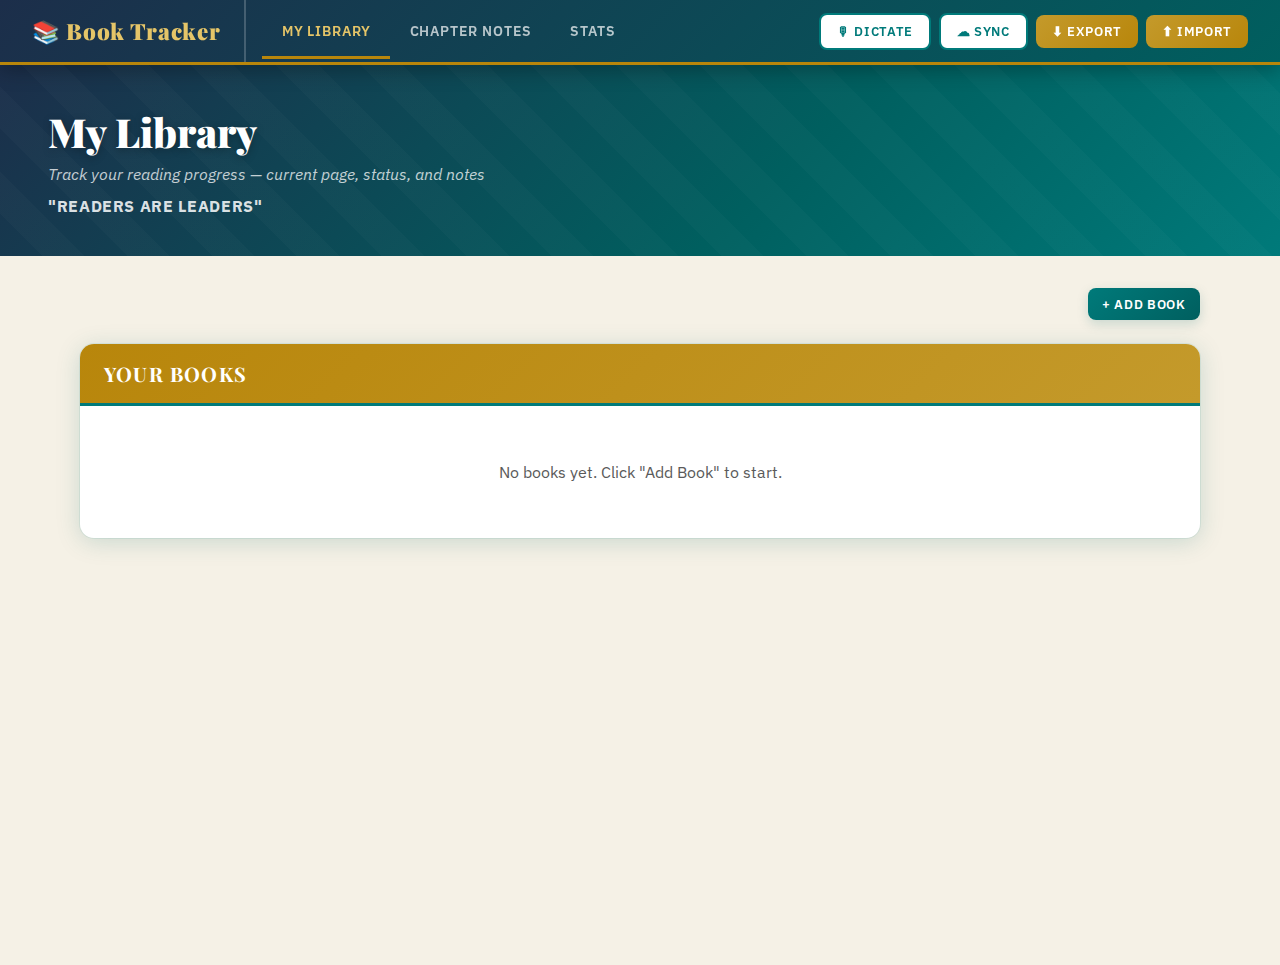
<file: book-tracker.html>
<!DOCTYPE html>
<html lang="en">
<head>
  <meta charset="UTF-8">
  <meta name="viewport" content="width=device-width, initial-scale=1.0">
  <title>Book Tracker — Reading Progress</title>
  <link href="https://fonts.googleapis.com/css2?family=Playfair+Display:ital,wght@0,400;0,700;0,900;1,400&family=IBM+Plex+Sans:wght@300;400;500;600;700&family=IBM+Plex+Mono:wght@400;600&display=swap" rel="stylesheet">
  <style>
    *, *::before, *::after { margin: 0; padding: 0; box-sizing: border-box; }

    :root {
      --teal-dark: #005F5F;
      --teal: #007A7A;
      --teal-med: #009999;
      --teal-light: #20B2AA;
      --teal-xlight: #E0F5F5;
      --gold: #B8860B;
      --gold-med: #C49A2B;
      --gold-light: #E5C568;
      --gold-xlight: #FFF8E7;
      --navy: #1C2E4A;
      --cream: #FFFEF5;
      --beige: #F5F1E6;
      --beige-dark: #EDE8D8;
      --red: #C62828;
      --green: #2E7D32;
      --gray-dark: #2C2C2C;
      --gray-med: #5A5A5A;
      --gray-light: #D8D8D8;
      --gray-xlight: #F0F0F0;
      --shadow-teal: rgba(0,102,102,0.18);
      --shadow-gold: rgba(184,134,11,0.18);
    }

    body {
      font-family: 'IBM Plex Sans', sans-serif;
      background: var(--beige);
      color: var(--gray-dark);
      min-height: 100vh;
      overflow-x: hidden;
    }

    .view { display: none; min-height: 100vh; }
    .view.active { display: block; }

    .top-nav {
      background: linear-gradient(135deg, var(--navy) 0%, var(--teal-dark) 100%);
      padding: 0 2rem;
      display: flex;
      align-items: center;
      gap: 0;
      border-bottom: 3px solid var(--gold);
      position: sticky; top: 0; z-index: 900;
      box-shadow: 0 4px 20px rgba(0,0,0,0.3);
      flex-wrap: wrap;
    }
    .nav-brand {
      font-family: 'Playfair Display', serif;
      font-size: 1.4rem;
      font-weight: 900;
      color: var(--gold-light);
      letter-spacing: 0.03em;
      padding: 1rem 1.5rem 1rem 0;
      border-right: 2px solid rgba(255,255,255,0.2);
      margin-right: 1rem;
      white-space: nowrap;
      cursor: pointer;
    }
    .nav-tab {
      padding: 1rem 1.2rem;
      color: rgba(255,255,255,0.7);
      font-size: 0.85rem;
      font-weight: 600;
      text-transform: uppercase;
      letter-spacing: 0.07em;
      cursor: pointer;
      border-bottom: 3px solid transparent;
      margin-bottom: -3px;
      transition: all 0.25s ease;
      white-space: nowrap;
    }
    .nav-tab:hover { color: white; border-bottom-color: rgba(255,255,255,0.4); }
    .nav-tab.active { color: var(--gold-light); border-bottom-color: var(--gold); }

    .nav-actions {
      margin-left: auto;
      display: flex;
      gap: 0.5rem;
      padding: 0.5rem 0;
      flex-wrap: wrap;
      align-items: center;
    }
    .nav-actions .btn { font-size: 0.8rem; padding: 0.5rem 1rem; }
    #sttBtn.listening { background: linear-gradient(135deg, var(--teal) 0%, var(--teal-dark) 100%); color: white; border: 2px solid rgba(255,255,255,0.22); }
    #sttBtn[disabled] { opacity: 0.55; cursor: not-allowed; }

    .toast {
      position: fixed; bottom: 2rem; right: 2rem;
      background: var(--teal-dark); color: white;
      padding: 0.9rem 1.8rem; border-radius: 10px;
      font-weight: 600; font-size: 0.95rem;
      box-shadow: 0 8px 30px rgba(0,0,0,0.3);
      transform: translateY(100px); opacity: 0;
      transition: all 0.35s cubic-bezier(0.34,1.56,0.64,1);
      z-index: 2000;
    }
    .toast.show { transform: translateY(0); opacity: 1; }

    #autosaveIndicator {
      position: fixed; bottom: 2rem; left: 2rem;
      background: var(--teal); color: white;
      padding: 0.5rem 1rem; border-radius: 24px;
      font-size: 0.75rem; font-weight: 600;
      opacity: 0; transition: opacity 0.4s; z-index: 2000;
    }

    .card {
      background: white;
      border-radius: 14px;
      box-shadow: 0 4px 24px var(--shadow-teal), 0 0 0 1px rgba(0,122,122,0.08);
      overflow: hidden;
      transition: box-shadow 0.3s ease;
    }
    .card:hover { box-shadow: 0 8px 36px var(--shadow-teal), 0 0 0 2px var(--teal-light); }

    .card-header {
      font-family: 'Playfair Display', serif;
      font-size: 1.25rem;
      font-weight: 700;
      color: white;
      background: linear-gradient(135deg, var(--teal-dark) 0%, var(--teal-med) 100%);
      padding: 1rem 1.5rem;
      border-bottom: 3px solid var(--gold);
      text-transform: uppercase;
      letter-spacing: 0.06em;
      display: flex;
      align-items: center;
      gap: 0.6rem;
    }
    .card-header.gold {
      background: linear-gradient(135deg, var(--gold) 0%, var(--gold-med) 100%);
      border-bottom-color: var(--teal);
    }
    .card-body { padding: 1.5rem; }

    input[type="text"], input[type="number"], textarea, select {
      width: 100%;
      padding: 0.7rem 1rem;
      border: 2px solid var(--gray-light);
      border-radius: 8px;
      font-family: 'IBM Plex Sans', sans-serif;
      font-size: 0.95rem;
      background: var(--cream);
      color: var(--gray-dark);
      transition: all 0.25s ease;
    }
    input:focus, textarea:focus, select:focus {
      outline: none;
      border-color: var(--teal);
      background: white;
      box-shadow: 0 0 0 3px rgba(0,153,153,0.12);
    }
    textarea { resize: vertical; line-height: 1.7; }

    .btn {
      padding: 0.7rem 1.4rem;
      font-size: 0.88rem;
      font-weight: 600;
      border: none;
      border-radius: 8px;
      cursor: pointer;
      font-family: 'IBM Plex Sans', sans-serif;
      text-transform: uppercase;
      letter-spacing: 0.05em;
      transition: all 0.25s ease;
      display: inline-flex;
      align-items: center;
      gap: 0.4rem;
    }
    .btn:hover { transform: translateY(-2px); }
    .btn-teal { background: linear-gradient(135deg, var(--teal) 0%, var(--teal-dark) 100%); color: white; box-shadow: 0 4px 12px var(--shadow-teal); }
    .btn-teal:hover { box-shadow: 0 6px 20px var(--shadow-teal); }
    .btn-gold { background: linear-gradient(135deg, var(--gold-med) 0%, var(--gold) 100%); color: white; }
    .btn-ghost { background: white; color: var(--teal); border: 2px solid var(--teal); }
    .btn-red { background: var(--red); color: white; }
    .btn-sm { padding: 0.45rem 0.9rem; font-size: 0.8rem; }

    .page-hero {
      background: linear-gradient(135deg, var(--navy) 0%, var(--teal-dark) 60%, var(--teal) 100%);
      padding: 2.5rem 3rem;
      color: white;
      position: relative;
      overflow: hidden;
    }
    .page-hero::before {
      content: '';
      position: absolute; inset: 0;
      background: repeating-linear-gradient(45deg, transparent, transparent 30px, rgba(255,255,255,0.02) 30px, rgba(255,255,255,0.02) 60px);
    }
    .page-hero h2 {
      font-family: 'Playfair Display', serif;
      font-size: 2.5rem;
      font-weight: 900;
      position: relative; z-index: 1;
      text-shadow: 0 2px 8px rgba(0,0,0,0.3);
    }
    .page-hero p {
      color: rgba(255,255,255,0.75);
      font-style: italic;
      margin-top: 0.4rem;
      font-size: 1rem;
      position: relative; z-index: 1;
    }
    .page-hero .hero-quote{
      margin-top: 0.75rem;
      font-style: normal;
      font-weight: 800;
      letter-spacing: 0.04em;
      text-transform: uppercase;
      color: rgba(255,255,255,0.86);
    }
    .page-content { padding: 2rem 2.5rem; max-width: 1200px; margin: 0 auto; }
    #view-stats .page-content { max-width: 2100px; }

    .badge {
      display: inline-block;
      padding: 0.2rem 0.6rem;
      border-radius: 12px;
      font-size: 0.75rem;
      font-weight: 700;
      font-family: 'IBM Plex Mono', monospace;
      letter-spacing: 0.03em;
    }
    .badge-reading { background: #E3F2FD; color: var(--teal-dark); border: 1.5px solid var(--teal); }
    .badge-want { background: #FFF8E1; color: #F57F17; border: 1.5px solid var(--gold); }
    .badge-completed { background: #E8F5E9; color: var(--green); border: 1.5px solid var(--green); }

    .book-item {
      display: grid;
      grid-template-columns: 1fr auto auto auto;
      gap: 1rem;
      align-items: center;
      padding: 1rem 1.25rem;
      border-bottom: 1.5px solid var(--gray-xlight);
      transition: background 0.2s;
    }
    .book-item:last-child { border-bottom: none; }
    .book-item:hover { background: var(--teal-xlight); border-radius: 8px; }
    .book-item .book-info { min-width: 0; }
    .book-item .book-title { font-weight: 700; font-size: 1.1rem; color: var(--navy); margin-bottom: 0.2rem; }
    .book-item .book-author { font-size: 0.9rem; color: var(--gray-med); }
    .book-item .book-progress-wrap { min-width: 120px; text-align: right; }
    .book-item .progress-bar {
      height: 8px;
      background: var(--gray-xlight);
      border-radius: 4px;
      overflow: hidden;
      margin-top: 0.35rem;
    }
    .book-item .progress-fill {
      height: 100%;
      background: linear-gradient(90deg, var(--teal) 0%, var(--teal-med) 100%);
      border-radius: 4px;
      transition: width 0.3s ease;
    }
    .book-item .progress-fill.completed { background: linear-gradient(90deg, var(--green) 0%, #4CAF50 100%); }
    .book-item .progress-text { font-family: 'IBM Plex Mono', monospace; font-size: 0.85rem; color: var(--gray-med); }
    .book-item .book-actions { display: flex; gap: 0.4rem; }

    .stats-grid {
      display: grid;
      grid-template-columns: repeat(auto-fit, minmax(200px, 1fr));
      gap: 1.5rem;
    }
    .stat-card {
      background: white;
      border-radius: 14px;
      padding: 1.5rem;
      box-shadow: 0 4px 24px var(--shadow-teal), 0 0 0 1px rgba(0,122,122,0.08);
      text-align: center;
    }
    .stat-card .stat-num { font-family: 'Playfair Display', serif; font-size: 2.5rem; font-weight: 900; color: var(--teal-dark); }
    .stat-card .stat-label { font-size: 0.85rem; text-transform: uppercase; letter-spacing: 0.08em; color: var(--gray-med); margin-top: 0.25rem; font-weight: 600; }

    /* ================================================================
      TEMPLATE DASHBOARD (Spreadsheet-style)
    ================================================================ */
    .template-grid{
      display: grid;
      grid-template-columns: 280px 360px 1fr;
      gap: 1.25rem;
      align-items: stretch;
    }
    @media (max-width: 1080px){
      .template-grid{ grid-template-columns: 1fr; }
    }
    .template-kpi-stack{
      display:flex;
      flex-direction: column;
      gap: 1rem;
    }
    .kpi-tile{
      background: #FFFDF4;
      border: 1.5px solid rgba(184,134,11,0.35);
      border-radius: 12px;
      padding: 1rem 1.1rem;
      box-shadow: 0 4px 18px rgba(0,0,0,0.06);
    }
    .kpi-tile .kpi-label{
      font-size: 0.78rem;
      text-transform: uppercase;
      letter-spacing: 0.09em;
      color: var(--gray-med);
      font-weight: 700;
    }
    .kpi-tile .kpi-value{
      font-family: 'Playfair Display', serif;
      font-size: 3rem;
      line-height: 1.05;
      font-weight: 900;
      color: #2E7D32;
      margin-top: 0.2rem;
    }
    .kpi-tile.pages .kpi-value{ color: var(--teal-dark); }

    .template-card{
      background: #FFFDF4;
      border-radius: 14px;
      padding: 1rem 1.1rem;
      border: 1.5px solid rgba(0,0,0,0.08);
      box-shadow: 0 4px 18px rgba(0,0,0,0.06);
      overflow: hidden;
    }
    .template-card .t-head{
      font-weight: 900;
      text-align: center;
      color: var(--navy);
      letter-spacing: 0.02em;
      margin-bottom: 0.75rem;
    }
    .template-split{
      display:grid;
      grid-template-columns: 1fr 1fr;
      gap: 1.25rem;
    }
    @media (max-width: 1080px){
      .template-split{ grid-template-columns: 1fr; }
    }
    .template-canvas{
      width: 100%;
      height: 220px;
      display:block;
      background: white;
      border-radius: 12px;
      border: 1px solid rgba(0,0,0,0.08);
    }
    .template-legend{
      display:flex;
      flex-direction: column;
      gap: 0.45rem;
      margin-top: 0.75rem;
      font-size: 0.85rem;
      color: var(--gray-med);
    }
    .legend-row{ display:flex; align-items:center; gap: 0.55rem; }
    .legend-dot{ width: 10px; height: 10px; border-radius: 999px; }
    .legend-row strong{ color: var(--gray-dark); font-weight: 800; }

    .template-table-wrap{
      margin-top: 1.25rem;
      background: white;
      border-radius: 14px;
      border: 1.5px solid rgba(0,0,0,0.08);
      overflow: hidden;
      box-shadow: 0 4px 18px rgba(0,0,0,0.06);
    }
    .template-table-head{
      background: linear-gradient(135deg, var(--gold) 0%, var(--gold-med) 100%);
      color: white;
      padding: 0.85rem 1rem;
      font-weight: 900;
      letter-spacing: 0.05em;
      text-transform: uppercase;
      font-size: 0.85rem;
      display:flex;
      align-items:center;
      justify-content: space-between;
      gap: 1rem;
      flex-wrap: wrap;
    }
    .template-table-scroll{ overflow:auto; }
    table.template-table{
      width: 100%;
      border-collapse: collapse;
      min-width: 2000px;
      font-size: 0.9rem;
    }
    .template-table th, .template-table td{
      border-bottom: 1px solid rgba(0,0,0,0.06);
      padding: 0.7rem 0.85rem;
      vertical-align: top;
      white-space: nowrap;
    }
    .template-table th:nth-child(1), .template-table td:nth-child(1){ min-width: 220px; }
    .template-table th:nth-child(2), .template-table td:nth-child(2){ min-width: 180px; }
    .template-table th:nth-child(3), .template-table td:nth-child(3){ min-width: 200px; }
    .template-table th:nth-child(4), .template-table td:nth-child(4){ min-width: 130px; }
    .template-table th:nth-child(5), .template-table td:nth-child(5){ min-width: 130px; }
    .template-table th:nth-child(6), .template-table td:nth-child(6){ min-width: 120px; text-align: right; }
    .template-table th:nth-child(7), .template-table td:nth-child(7){ min-width: 140px; text-align: right; }
    .template-table th:nth-child(8), .template-table td:nth-child(8){ min-width: 150px; }
    .template-table th:nth-child(9), .template-table td:nth-child(9){ min-width: 120px; }
    .template-table th:nth-child(10), .template-table td:nth-child(10){ min-width: 140px; }
    .template-table th:nth-child(11), .template-table td:nth-child(11){ min-width: 160px; }
    .template-table th:nth-child(12), .template-table td:nth-child(12){
      min-width: 310px;
      white-space: normal;
    }
    .template-table th{
      background: #FFF8E7;
      color: var(--navy);
      font-weight: 900;
      font-size: 0.78rem;
      text-transform: uppercase;
      letter-spacing: 0.06em;
      position: sticky;
      top: 0;
      z-index: 2;
    }
    .template-table tbody tr:hover{ background: rgba(0,153,153,0.07); }
    .status-pill{
      display:inline-flex;
      align-items:center;
      gap: 0.35rem;
      padding: 0.18rem 0.55rem;
      border-radius: 999px;
      font-weight: 800;
      font-size: 0.78rem;
      border: 1.5px solid rgba(0,0,0,0.12);
      white-space: nowrap;
    }
    .status-pill.done{ background: #E8F5E9; color: #1B5E20; border-color: rgba(46,125,50,0.35); }
    .status-pill.reading{ background: #E3F2FD; color: #0D47A1; border-color: rgba(21,101,192,0.30); }
    .status-pill.want{ background: #FFF8E1; color: #8A6A00; border-color: rgba(184,134,11,0.35); }
    .genre-pill{
      display:inline-flex;
      padding: 0.18rem 0.55rem;
      border-radius: 999px;
      font-weight: 800;
      font-size: 0.78rem;
      border: 1.5px solid rgba(0,0,0,0.10);
      white-space: nowrap;
      background: rgba(0,0,0,0.04);
      color: var(--gray-dark);
    }
    .rating-stars{
      display:inline-flex;
      gap: 2px;
      line-height: 1;
      user-select: none;
      white-space: nowrap;
    }
    .rating-stars button{
      border: none;
      background: transparent;
      cursor: pointer;
      padding: 0;
      font-size: 0.95rem;
      color: rgba(184,134,11,0.35);
    }
    .rating-stars button.on{ color: rgba(184,134,11,0.95); }
    .status-bar{
      width: 120px;
      height: 14px;
      border-radius: 999px;
      background: rgba(0,0,0,0.08);
      overflow: hidden;
      border: 1px solid rgba(0,0,0,0.08);
    }
    .status-bar > div{
      height: 100%;
      background: linear-gradient(90deg, var(--teal) 0%, var(--teal-med) 100%);
      width: 0%;
    }
    .status-bar.done > div{ background: linear-gradient(90deg, var(--green) 0%, #4CAF50 100%); }
    .template-muted{ color: var(--gray-med); font-size: 0.85rem; }

    .overlay {
      position: fixed; inset: 0;
      background: rgba(0,0,0,0.5);
      display: none;
      align-items: center;
      justify-content: center;
      z-index: 1000;
      padding: 2rem;
    }
    .overlay.open { display: flex; }
    .overlay .modal {
      background: white;
      border-radius: 14px;
      max-width: 480px;
      width: 100%;
      max-height: 90vh;
      overflow-y: auto;
      box-shadow: 0 20px 60px rgba(0,0,0,0.3);
    }
    .overlay .modal-header {
      font-family: 'Playfair Display', serif;
      font-size: 1.4rem;
      font-weight: 700;
      padding: 1.25rem 1.5rem;
      background: linear-gradient(135deg, var(--teal-dark) 0%, var(--teal-med) 100%);
      color: white;
      border-radius: 14px 14px 0 0;
    }
    .overlay .modal-body { padding: 1.5rem; }
    .overlay .form-row { margin-bottom: 1rem; }
    .overlay .form-row label { display: block; font-size: 0.8rem; font-weight: 600; color: var(--gray-med); margin-bottom: 0.35rem; text-transform: uppercase; letter-spacing: 0.05em; }
    .overlay .modal-actions { display: flex; gap: 0.75rem; justify-content: flex-end; margin-top: 1.5rem; }

    .chapter-notes-select { max-width: 400px; margin-bottom: 1.5rem; }
    .chapter-block {
      background: white;
      border-radius: 14px;
      box-shadow: 0 4px 24px var(--shadow-teal), 0 0 0 1px rgba(0,122,122,0.08);
      margin-bottom: 1.25rem;
      overflow: hidden;
    }
    .chapter-block .chapter-head {
      font-family: 'Playfair Display', serif;
      font-size: 1.1rem;
      font-weight: 700;
      color: white;
      background: linear-gradient(135deg, var(--teal) 0%, var(--teal-med) 100%);
      padding: 0.75rem 1.25rem;
      border-bottom: 2px solid var(--gold);
      display: flex;
      align-items: center;
      justify-content: space-between;
      flex-wrap: wrap;
      gap: 0.5rem;
    }
    .chapter-block .chapter-head .chapter-label { letter-spacing: 0.04em; }
    .chapter-block .chapter-body { padding: 1rem 1.25rem; }
    .chapter-block .chapter-body textarea {
      min-height: 120px;
      font-size: 0.95rem;
      line-height: 1.6;
    }
    .chapter-block .chapter-body .hint { font-size: 0.8rem; color: var(--gray-med); margin-top: 0.5rem; }
    .chapter-notes-empty { text-align: center; color: var(--gray-med); padding: 2rem; }
    .add-chapter-btn { margin-bottom: 1.5rem; }
  </style>
</head>
<body>
  <nav class="top-nav">
    <div class="nav-brand" onclick="showView('library')">📚 Book Tracker</div>
    <div class="nav-tab active" id="nav-library" onclick="showView('library')">My Library</div>
    <div class="nav-tab" id="nav-notes" onclick="showView('notes')">Chapter Notes</div>
    <div class="nav-tab" id="nav-stats" onclick="showView('stats')">Stats</div>
    <div class="nav-actions">
      <button type="button" class="btn btn-ghost btn-sm" onclick="toggleSpeechToText()" id="sttBtn" title="Speech to text (dictation)">🎙 Dictate</button>
      <button type="button" class="btn btn-ghost btn-sm" onclick="openCloudSyncModal()" id="cloudSyncBtn" title="Cloud Sync">☁ Sync</button>
      <button type="button" class="btn btn-gold btn-sm" onclick="exportBooks()">⬇ Export</button>
      <button type="button" class="btn btn-gold btn-sm" onclick="importBooks()">⬆ Import</button>
    </div>
  </nav>

  <div id="autosaveIndicator">✓ Saved</div>
  <div id="toast" class="toast" aria-live="polite"></div>

  <!-- VIEW: LIBRARY -->
  <div class="view active" id="view-library">
    <div class="page-hero">
      <h2>My Library</h2>
      <p>Track your reading progress — current page, status, and notes</p>
      <p class="hero-quote">"Readers are Leaders"</p>
    </div>
    <div class="page-content">
      <div style="display: flex; justify-content: flex-end; margin-bottom: 1.5rem;">
        <button type="button" class="btn btn-teal btn-sm" onclick="openBookForm()">+ Add Book</button>
      </div>
      <div class="card">
        <div class="card-header gold">Your Books</div>
        <div class="card-body" id="bookList">
          <p id="bookListEmpty" class="book-list-empty" style="text-align:center; color: var(--gray-med); padding: 2rem;">No books yet. Click &quot;Add Book&quot; to start.</p>
        </div>
      </div>
    </div>
  </div>

  <!-- VIEW: CHAPTER NOTES -->
  <div class="view" id="view-notes">
    <div class="page-hero">
      <h2>Chapter Notes</h2>
      <p>Insights and commentary for every chapter of each book</p>
    </div>
    <div class="page-content">
      <div class="form-row chapter-notes-select">
        <label for="notesBookSelect">Book</label>
        <select id="notesBookSelect" onchange="renderChapterNotes()">
          <option value="">— Select a book —</option>
        </select>
      </div>
      <div id="chapterNotesArea">
        <p class="chapter-notes-empty">Select a book above to add or edit chapter insights.</p>
      </div>
    </div>
  </div>

  <!-- VIEW: STATS -->
  <div class="view" id="view-stats">
    <div class="page-hero">
      <h2>Reading Stats</h2>
      <p>Summary of your reading progress</p>
    </div>
    <div class="page-content">
      <div class="template-grid">
        <div class="template-kpi-stack">
          <div class="kpi-tile">
            <div class="kpi-label">Total Books Finished</div>
            <div class="kpi-value" id="tplBooksFinished">0</div>
          </div>
          <div class="kpi-tile pages">
            <div class="kpi-label">Total Pages Read</div>
            <div class="kpi-value" id="tplPagesRead">0</div>
          </div>
          <div class="template-muted">
            Tip: if a book is marked “Finished” and has no End Date, the tracker will use today’s date so charts can work.
          </div>
        </div>

        <div class="template-card">
          <div class="t-head">Genre</div>
          <div style="display:flex; gap: 1rem; align-items:center; justify-content:center; flex-wrap:wrap;">
            <div id="tplGenrePie" style="width:220px; height:220px;"></div>
            <div class="template-legend" id="tplGenreLegend"></div>
          </div>
        </div>

        <div class="template-card">
          <div class="template-split">
            <div>
              <div class="t-head">Books Read / Month</div>
              <canvas class="template-canvas" id="tplBooksPerMonth"></canvas>
            </div>
            <div>
              <div class="t-head">Books Read in <span id="tplYearLabel"></span></div>
              <canvas class="template-canvas" id="tplBooksYear"></canvas>
            </div>
          </div>
        </div>
      </div>

      <div class="template-table-wrap">
        <div class="template-table-head">
          <div>Reading Template</div>
          <div class="template-muted">Click stars to set rating • Click a row to edit</div>
        </div>
        <div class="template-table-scroll">
          <table class="template-table">
            <thead>
              <tr>
                <th>Book name</th>
                <th>Author</th>
                <th>Recommended by</th>
                <th>Start date</th>
                <th>End date</th>
                <th>Current page</th>
                <th>Total # of pages</th>
                <th>Status bar</th>
                <th>Status</th>
                <th>Rating</th>
                <th>Genre</th>
                <th>Who should read this book?</th>
              </tr>
            </thead>
            <tbody id="tplTableBody"></tbody>
          </table>
        </div>
      </div>
    </div>
  </div>

  <!-- ADD/EDIT BOOK MODAL -->
  <div id="bookFormOverlay" class="overlay" onclick="if(event.target===this) closeBookForm()">
    <div class="modal">
      <div class="modal-header" id="bookFormTitle">Add Book</div>
      <div class="modal-body">
        <input type="hidden" id="bookFormId" value="" />
        <div class="form-row">
          <label for="bookTitle">Title</label>
          <input type="text" id="bookTitle" placeholder="Book title" />
        </div>
        <div class="form-row">
          <label for="bookAuthor">Author</label>
          <input type="text" id="bookAuthor" placeholder="Author name" />
        </div>
        <div class="form-row">
          <label for="bookRecommendedBy">Recommended by (optional)</label>
          <input type="text" id="bookRecommendedBy" placeholder="e.g. a friend, a creator, a mentor" />
        </div>
        <div class="form-row" style="display: grid; grid-template-columns: 1fr 1fr; gap: 1rem;">
          <div>
            <label for="bookStartDate">Start date (optional)</label>
            <input type="date" id="bookStartDate" />
          </div>
          <div>
            <label for="bookEndDate">End date (optional)</label>
            <input type="date" id="bookEndDate" />
          </div>
        </div>
        <div class="form-row" style="display: grid; grid-template-columns: 1fr 1fr; gap: 1rem;">
          <div>
            <label for="bookCurrent">Current page</label>
            <input type="number" id="bookCurrent" min="0" placeholder="0" />
          </div>
          <div>
            <label for="bookTotal">Total pages</label>
            <input type="number" id="bookTotal" min="1" placeholder="0" />
          </div>
        </div>
        <div class="form-row" style="display:grid; grid-template-columns: 1fr 1fr; gap: 1rem;">
          <div>
            <label for="bookGenre">Genre (optional)</label>
            <input type="text" id="bookGenre" placeholder="e.g. Finance, Psychology, Productivity" list="genreList" />
            <datalist id="genreList">
              <option value="Spiritual"></option>
              <option value="Finance"></option>
              <option value="Life Advice"></option>
              <option value="Productivity"></option>
              <option value="Psychology"></option>
              <option value="Study"></option>
              <option value="Technology"></option>
              <option value="Medical"></option>
              <option value="Business"></option>
            </datalist>
          </div>
          <div>
            <label for="bookRating">Rating (0–5)</label>
            <select id="bookRating">
              <option value="0">0 — Not rated</option>
              <option value="1">1</option>
              <option value="2">2</option>
              <option value="3">3</option>
              <option value="4">4</option>
              <option value="5">5</option>
            </select>
          </div>
        </div>
        <div class="form-row">
          <label for="bookStatus">Status</label>
          <select id="bookStatus">
            <option value="want">Want to read</option>
            <option value="reading">Reading</option>
            <option value="completed">Completed</option>
          </select>
        </div>
        <div class="form-row">
          <label for="bookAudience">Who should read this book? (optional)</label>
          <textarea id="bookAudience" rows="2" placeholder="e.g. people who want to improve productivity, beginners in finance…"></textarea>
        </div>
        <div class="form-row">
          <label for="bookNotes">Notes</label>
          <textarea id="bookNotes" rows="3" placeholder="Optional notes…"></textarea>
        </div>
        <div class="form-row">
          <label for="bookPdfUrl">PDF link (optional)</label>
          <input type="url" id="bookPdfUrl" placeholder="https://… or file path to the book PDF" />
        </div>
        <div class="modal-actions">
          <button type="button" class="btn btn-ghost btn-sm" onclick="closeBookForm()">Cancel</button>
          <button type="button" class="btn btn-teal btn-sm" onclick="saveBookFromForm()">Save</button>
        </div>
      </div>
    </div>
  </div>

  <!-- CLOUD SYNC MODAL -->
  <div id="cloudSyncOverlay" class="overlay" onclick="if(event.target===this) closeCloudSyncModal()">
    <div class="modal" style="max-width:560px;">
      <div class="modal-header">☁ Cloud Sync</div>
      <div class="modal-body">
        <p style="color:var(--gray-med);font-size:0.9rem;margin-bottom:1rem;">
          Sync your Book Tracker across devices using <strong>Firebase Realtime Database</strong> (free tier).
        </p>
        <div class="form-row">
          <label for="syncIdInput">Sync ID (share this to sync other devices)</label>
          <div style="display:flex; gap:0.5rem; align-items:center;">
            <input type="text" id="syncIdInput" placeholder="e.g. my-books-2026" style="flex:1;" />
            <button type="button" class="btn btn-teal btn-sm" onclick="generateSyncId()">Generate</button>
          </div>
        </div>
        <div class="form-row">
          <label for="firebaseUrlInput">Firebase Database URL</label>
          <input type="text" id="firebaseUrlInput" placeholder="https://YOUR-PROJECT.firebaseio.com" />
        </div>
        <div class="form-row">
          <label for="firebaseAuthInput">Auth token (optional)</label>
          <input type="password" id="firebaseAuthInput" placeholder="Only needed if your Firebase rules block public access" />
          <div class="hint" style="margin-top:0.35rem;">
            If you get “Permission denied”, either add a token here or update Firebase Realtime Database rules.
          </div>
        </div>
        <div class="form-row" style="display:flex; align-items:center; gap:0.75rem;">
          <input type="checkbox" id="cloudSyncEnabled" />
          <label for="cloudSyncEnabled" style="margin:0; text-transform:none; letter-spacing:0; font-weight:700;">Enable cloud sync</label>
        </div>
        <p style="font-size:0.8rem;color:var(--gray-med); line-height:1.5;">
          Create a free project at <a href="https://console.firebase.google.com" target="_blank" rel="noopener">Firebase Console</a>
          → Realtime Database → copy the database URL.
        </p>
        <p style="font-size:0.8rem;color:var(--gray-med); line-height:1.5; margin-top:0.5rem;">
          Note: Dictation works best over HTTPS (GitHub Pages). Some browsers block speech-to-text on <code>file://</code>.
        </p>
        <div class="modal-actions">
          <button type="button" class="btn btn-ghost btn-sm" onclick="closeCloudSyncModal()">Close</button>
          <button type="button" class="btn btn-teal btn-sm" onclick="saveCloudSyncConfig()">Save</button>
        </div>
      </div>
    </div>
  </div>

  <script>
    const STORAGE_KEY = 'booktracker-books';
    const SYNC_CONFIG_KEY = 'booktracker-sync-config';
    const SHARED_SYNC_KEY = 'universal-sync-config-v1';
    const DEFAULT_FIREBASE_DB_URL = 'https://adeyinka-daniel-oluyole-default-rtdb.firebaseio.com';
    let books = [];

    function isoToday() {
      var d = new Date();
      d.setMinutes(d.getMinutes() - d.getTimezoneOffset());
      return d.toISOString().slice(0, 10);
    }

    function showToast(msg) {
      const el = document.getElementById('toast');
      if (!el) return;
      el.textContent = msg;
      el.classList.add('show');
      clearTimeout(el._t);
      el._t = setTimeout(function() { el.classList.remove('show'); }, 2800);
    }
    function showAutoSaveIndicator() {
      const el = document.getElementById('autosaveIndicator');
      if (!el) return;
      el.style.opacity = '1';
      clearTimeout(el._t);
      el._t = setTimeout(function() { el.style.opacity = '0'; }, 1500);
    }

    /* ================================================================
      EXPORT / IMPORT (backup)
    ================================================================ */
    function exportBooks() {
      try {
        const payload = {
          exportedAt: new Date().toISOString(),
          books: books
        };
        const blob = new Blob([JSON.stringify(payload, null, 2)], { type: 'application/json' });
        const url = URL.createObjectURL(blob);
        const a = document.createElement('a');
        a.href = url;
        a.download = 'book-tracker-backup-' + new Date().toISOString().slice(0, 10) + '.json';
        a.click();
        URL.revokeObjectURL(url);
        showToast('✅ Exported');
      } catch (e) {
        showToast('Export failed');
      }
    }

    function importBooks() {
      const input = document.createElement('input');
      input.type = 'file';
      input.accept = 'application/json,.json';
      input.onchange = function(e) {
        const file = e.target.files && e.target.files[0];
        if (!file) return;
        const reader = new FileReader();
        reader.onload = function(evt) {
          try {
            const parsed = JSON.parse(evt.target.result);
            const arr = Array.isArray(parsed) ? parsed : (Array.isArray(parsed.books) ? parsed.books : null);
            if (!arr) throw new Error('Invalid');
            books = arr;
            books.forEach(function(b) { if (!Array.isArray(b.chapters)) b.chapters = []; });
            saveBooks();
            renderBookList();
            fillNotesBookSelect();
            showToast('✅ Imported');
          } catch {
            showToast('Invalid backup file');
          }
        };
        reader.readAsText(file);
      };
      input.click();
    }

    /* ================================================================
      CLOUD SYNC — Firebase Realtime Database (REST)
    ================================================================ */
    let _cloudPollTimer = null;
    let _cloudLastPayload = '';
    let _cloudSyncLastError = '';
    let _booksSavedAtMs = 0;

    function parseBooksPayload(obj) {
      try {
        if (!obj) return { savedAtMs: 0, books: [] };
        if (Array.isArray(obj)) return { savedAtMs: 0, books: obj };
        if (typeof obj === 'string') return parseBooksPayload(JSON.parse(obj));
        if (typeof obj === 'object') {
          const savedAt = (typeof obj.savedAt === 'string') ? obj.savedAt : '';
          const savedAtMs = savedAt ? Date.parse(savedAt) : 0;
          const booksArr = Array.isArray(obj.books) ? obj.books : (Array.isArray(obj.data) ? obj.data : null);
          if (booksArr) return { savedAtMs: Number.isFinite(savedAtMs) ? savedAtMs : 0, books: booksArr };
        }
      } catch {}
      return { savedAtMs: 0, books: [] };
    }

    function makeBooksPayload(savedAtIso) {
      const savedAt = savedAtIso || new Date().toISOString();
      return { schema: 1, savedAt: savedAt, books: books };
    }

    function getSyncConfig() {
      try {
        const rawOwn = localStorage.getItem(SYNC_CONFIG_KEY);
        const own = rawOwn ? JSON.parse(rawOwn) : null;
        if (own && own.syncId && own.databaseURL) return { syncId: own.syncId, databaseURL: own.databaseURL, enabled: !!own.enabled, authToken: own.authToken ? String(own.authToken) : '' };

        const rawShared = localStorage.getItem(SHARED_SYNC_KEY);
        const shared = rawShared ? JSON.parse(rawShared) : null;
        if (shared && shared.syncId && shared.databaseURL) return { syncId: shared.syncId, databaseURL: shared.databaseURL, enabled: !!shared.enabled, authToken: shared.authToken ? String(shared.authToken) : '' };

        return null;
      } catch { return null; }
    }

    function cloudEnabled() {
      const cfg = getSyncConfig();
      return !!(cfg && cfg.enabled);
    }

    function cloudBaseUrl() {
      const cfg = getSyncConfig();
      if (!cfg || !cfg.enabled || !cfg.syncId || !cfg.databaseURL) return '';
      return cfg.databaseURL.replace(/\/+$/, '') + '/booktracker/' + encodeURIComponent(cfg.syncId);
    }

    function withAuth(url) {
      const cfg = getSyncConfig();
      const token = cfg && cfg.authToken ? String(cfg.authToken) : '';
      if (!token) return url;
      return url + (url.includes('?') ? '&' : '?') + 'auth=' + encodeURIComponent(token);
    }

    async function fetchWithRetry(url, options, retryOpts) {
      const attempts = (retryOpts && Number.isFinite(retryOpts.attempts)) ? Math.max(1, Math.floor(retryOpts.attempts)) : 3;
      const timeoutMs = (retryOpts && Number.isFinite(retryOpts.timeoutMs)) ? Math.max(1500, Math.floor(retryOpts.timeoutMs)) : 10000;
      let lastErr = null;
      for (let i = 0; i < attempts; i++) {
        const ctrl = new AbortController();
        const t = setTimeout(() => ctrl.abort(), timeoutMs);
        try {
          const r = await fetch(url, Object.assign({ cache: 'no-store' }, (options || {}), { signal: ctrl.signal }));
          clearTimeout(t);
          return r;
        } catch (e) {
          clearTimeout(t);
          lastErr = e;
          if (i < attempts - 1) {
            const backoff = 350 * Math.pow(2, i) + Math.round(Math.random() * 140);
            await new Promise(res => setTimeout(res, backoff));
          }
        }
      }
      throw lastErr || new Error('Network error');
    }

    function cloudBooksUrl() {
      const base = cloudBaseUrl();
      if (!base) return '';
      return base + '/books.json';
    }

    async function cloudPutBooks(value) {
      const url = cloudBooksUrl();
      if (!url) return false;
      const r = await fetchWithRetry(withAuth(url), {
        method: 'PUT',
        headers: { 'Content-Type': 'application/json' },
        body: JSON.stringify(value)
      });
      if (!r.ok) {
        let detail = '';
        try { detail = await r.text(); } catch {}
        if (r.status === 401 || r.status === 403) throw new Error('Permission denied (Firebase rules). Add an auth token or update RTDB Rules.');
        throw new Error('Cloud write failed (' + r.status + '): ' + (detail || r.statusText || ''));
      }
      return true;
    }

    async function cloudGetBooks() {
      const url = cloudBooksUrl();
      if (!url) return null;
      const r = await fetchWithRetry(withAuth(url), { method: 'GET' });
      if (!r.ok) {
        let detail = '';
        try { detail = await r.text(); } catch {}
        if (r.status === 401 || r.status === 403) throw new Error('Permission denied (Firebase rules). Add an auth token or update RTDB Rules.');
        throw new Error('Cloud read failed (' + r.status + '): ' + (detail || r.statusText || ''));
      }
      return await r.json();
    }

    function stopCloudPolling() {
      if (_cloudPollTimer) clearInterval(_cloudPollTimer);
      _cloudPollTimer = null;
    }

    async function pollCloudUpdates(opts) {
      const isInitial = !!(opts && opts.isInitial);
      if (!cloudEnabled()) return;
      try {
        const remote = await cloudGetBooks();
        const remoteParsed = parseBooksPayload(remote);
        const remoteBooks = remoteParsed.books || [];
        const remoteMs = remoteParsed.savedAtMs || 0;
        const localMs = _booksSavedAtMs || 0;
        const payload = JSON.stringify(remote || []);
        // If remote hasn't changed but local is newer (offline edits), still allow upload.
        if (payload === _cloudLastPayload && !(localMs && (!remoteMs || localMs > remoteMs))) return;
        _cloudLastPayload = payload;
        if (remoteBooks && Array.isArray(remoteBooks) && (!localMs || remoteMs > localMs)) {
          books = remoteBooks;
          _booksSavedAtMs = remoteMs || Date.now();
          books.forEach(function(b) { if (!Array.isArray(b.chapters)) b.chapters = []; });
          localStorage.setItem(STORAGE_KEY, JSON.stringify(makeBooksPayload()));
          renderBookList();
          fillNotesBookSelect();
          renderStats();
          if (!isInitial) showToast('☁ Synced from cloud');
        } else if (localMs && (!remoteMs || localMs > remoteMs)) {
          // Local is newer: push up to converge (e.g. after offline edits).
          await cloudPutBooks(makeBooksPayload(new Date(localMs || Date.now()).toISOString()));
        }
        _cloudSyncLastError = '';
      } catch (e) {
        _cloudSyncLastError = e && e.message ? e.message : 'Cloud poll failed';
      }
    }

    function startCloudPolling() {
      stopCloudPolling();
      if (!cloudEnabled()) return;
      pollCloudUpdates();
      _cloudPollTimer = setInterval(pollCloudUpdates, 5000);
    }

    function openCloudSyncModal() {
      const cfg = getSyncConfig();
      document.getElementById('syncIdInput').value = cfg ? cfg.syncId : '';
      document.getElementById('firebaseUrlInput').value = cfg ? cfg.databaseURL : DEFAULT_FIREBASE_DB_URL;
      const authEl = document.getElementById('firebaseAuthInput');
      if (authEl) authEl.value = cfg && cfg.authToken ? cfg.authToken : '';
      document.getElementById('cloudSyncEnabled').checked = cfg ? cfg.enabled : false;
      document.getElementById('cloudSyncOverlay').classList.add('open');
    }
    function closeCloudSyncModal() {
      document.getElementById('cloudSyncOverlay').classList.remove('open');
    }
    function generateSyncId() {
      document.getElementById('syncIdInput').value = 'books-' + Date.now() + '-' + Math.random().toString(36).slice(2, 8);
    }

    async function saveCloudSyncConfig() {
      const syncId = (document.getElementById('syncIdInput').value || '').trim().replace(/[^a-zA-Z0-9_-]/g, '-') || ('books-' + Date.now());
      const databaseURL = (document.getElementById('firebaseUrlInput').value || '').trim().replace(/\/+$/, '');
      const authToken = (document.getElementById('firebaseAuthInput')?.value || '').trim();
      const enabled = !!document.getElementById('cloudSyncEnabled').checked;
      if (!databaseURL && enabled) { showToast('Enter Firebase Database URL'); return; }
      if (enabled && !/^https:\/\/.+(\.firebaseio\.com|\.firebasedatabase\.app)$/.test(databaseURL)) {
        showToast('Use full Firebase Realtime Database URL');
        return;
      }
      const cfg = { syncId, databaseURL, enabled, authToken: authToken || '' };
      localStorage.setItem(SYNC_CONFIG_KEY, JSON.stringify(cfg));
      if (enabled) localStorage.setItem(SHARED_SYNC_KEY, JSON.stringify(cfg));

      const btn = document.getElementById('cloudSyncBtn');
      if (btn) {
        btn.classList.toggle('btn-teal', enabled);
        btn.classList.toggle('btn-ghost', !enabled);
      }

      if (enabled) {
        try {
          // probe
          const base = cloudBaseUrl();
          const probeUrl = base + '/__probe__.json';
          const r = await fetch(probeUrl, { method: 'PUT', headers: { 'Content-Type': 'application/json' }, body: JSON.stringify({ ok: 1, at: Date.now() }) });
          if (!r.ok) {
            let detail = '';
            try { detail = await r.text(); } catch {}
            throw new Error('Probe failed (' + r.status + '): ' + (detail || r.statusText || ''));
          }
          // reconcile (download if newer, otherwise upload)
          await pollCloudUpdates({ isInitial: true });
          const payload = makeBooksPayload();
          _booksSavedAtMs = Date.parse(payload.savedAt) || Date.now();
          await cloudPutBooks(payload);
          _cloudLastPayload = JSON.stringify(payload || {});
          startCloudPolling();
          showToast('☁ Cloud sync enabled');
          closeCloudSyncModal();
        } catch (e) {
          _cloudSyncLastError = e && e.message ? e.message : 'Cloud sync failed';
          localStorage.setItem(SYNC_CONFIG_KEY, JSON.stringify({ syncId, databaseURL, enabled: false }));
          document.getElementById('cloudSyncEnabled').checked = false;
          showToast('Cloud sync failed: ' + _cloudSyncLastError);
        }
      } else {
        stopCloudPolling();
        _cloudLastPayload = '';
        closeCloudSyncModal();
        showToast('Cloud sync disabled');
      }
    }

    function loadBooks() {
      try {
        const raw = localStorage.getItem(STORAGE_KEY);
        const parsed = raw ? JSON.parse(raw) : null;
        const payload = parseBooksPayload(parsed);
        books = Array.isArray(payload.books) ? payload.books : [];
        _booksSavedAtMs = payload.savedAtMs || 0;
        books.forEach(function(b) {
          if (!Array.isArray(b.chapters)) b.chapters = [];
          if (b.genre == null) b.genre = '';
          if (b.recommendedBy == null) b.recommendedBy = '';
          if (b.startDate == null) b.startDate = '';
          if (b.endDate == null) b.endDate = '';
          if (b.rating == null) b.rating = 0;
          if (b.audience == null) b.audience = '';
        });
      } catch (e) {
        books = [];
      }
    }

    function saveBooks() {
      try {
        const payload = makeBooksPayload();
        _booksSavedAtMs = Date.parse(payload.savedAt) || Date.now();
        localStorage.setItem(STORAGE_KEY, JSON.stringify(payload));
        showAutoSaveIndicator();
        if (cloudEnabled()) {
          cloudPutBooks(payload).then(function() {
            _cloudLastPayload = JSON.stringify(payload || {});
          }).catch(function(e) {
            _cloudSyncLastError = e && e.message ? e.message : 'Cloud write failed';
          });
        }
        return true;
      } catch (e) {
        showToast('Could not save');
        return false;
      }
    }

    function showView(name) {
      document.querySelectorAll('.view').forEach(function(v) { v.classList.remove('active'); });
      document.querySelectorAll('.nav-tab').forEach(function(t) { t.classList.remove('active'); });
      var view = document.getElementById('view-' + name);
      var tab = document.getElementById('nav-' + name);
      if (view) view.classList.add('active');
      if (tab) tab.classList.add('active');
      if (name === 'library') renderBookList();
      if (name === 'notes') { fillNotesBookSelect(); renderChapterNotes(); }
      if (name === 'stats') renderStats();
    }

    function renderBookList() {
      var list = document.getElementById('bookList');
      if (!list) return;

      var reading = books.filter(function(b) { return b.status === 'reading'; });
      var completed = books.filter(function(b) { return b.status === 'completed'; });
      var want = books.filter(function(b) { return b.status === 'want'; });
      var ordered = reading.concat(completed).concat(want);

      if (ordered.length === 0) {
        list.innerHTML = '<p class="book-list-empty" style="text-align:center; color: var(--gray-med); padding: 2rem;">No books yet. Click &quot;Add Book&quot; to start.</p>';
        return;
      }

      list.innerHTML = ordered.map(function(b) {
        var total = Math.max(1, parseInt(b.totalPages, 10) || 0);
        var current = Math.min(total, Math.max(0, parseInt(b.currentPage, 10) || 0));
        var pct = total ? Math.round((current / total) * 100) : 0;
        if (b.status === 'completed') { current = total; pct = 100; }
        var badgeClass = 'badge-reading';
        if (b.status === 'completed') badgeClass = 'badge-completed';
        if (b.status === 'want') badgeClass = 'badge-want';
        var progressClass = b.status === 'completed' ? 'progress-fill completed' : 'progress-fill';
        return (
          '<div class="book-item" data-id="' + (b.id || '') + '">' +
            '<div class="book-info">' +
              '<div class="book-title">' + escapeHtml(b.title || 'Untitled') + '</div>' +
              '<div class="book-author">' + escapeHtml(b.author || '') + '</div>' +
              '<div class="progress-bar"><div class="' + progressClass + '" style="width:' + pct + '%"></div></div>' +
            '</div>' +
            '<div class="book-progress-wrap">' +
              '<span class="progress-text">' + current + ' / ' + total + '</span>' +
              '<div><span class="badge ' + badgeClass + '">' + (b.status === 'reading' ? 'Reading' : b.status === 'completed' ? 'Completed' : 'Want to read') + '</span></div>' +
            '</div>' +
            '<div class="book-actions">' +
              (b.pdfUrl ? '<a href="' + escapeHtml(b.pdfUrl) + '" target="_blank" rel="noopener" class="btn btn-ghost btn-sm">Open PDF</a>' : '') +
              '<button type="button" class="btn btn-gold btn-sm" onclick="exportBookAsPdf(\'' + (b.id || '') + '\')">Save as PDF</button>' +
              '<button type="button" class="btn btn-teal btn-sm" onclick="setCurrentPage(\'' + (b.id || '') + '\')">Update page</button>' +
              '<button type="button" class="btn btn-ghost btn-sm" onclick="editBook(\'' + (b.id || '') + '\')">Edit</button>' +
              '<button type="button" class="btn btn-red btn-sm" onclick="deleteBook(\'' + (b.id || '') + '\')">Delete</button>' +
            '</div>' +
          '</div>'
        );
      }).join('');
    }

    function escapeHtml(s) {
      if (s == null) return '';
      var div = document.createElement('div');
      div.textContent = s;
      return div.innerHTML;
    }

    function openBookForm(editId) {
      document.getElementById('bookFormTitle').textContent = editId ? 'Edit Book' : 'Add Book';
      document.getElementById('bookFormId').value = editId || '';
      document.getElementById('bookTitle').value = '';
      document.getElementById('bookAuthor').value = '';
      document.getElementById('bookRecommendedBy').value = '';
      document.getElementById('bookStartDate').value = '';
      document.getElementById('bookEndDate').value = '';
      document.getElementById('bookCurrent').value = '';
      document.getElementById('bookTotal').value = '';
      document.getElementById('bookGenre').value = '';
      document.getElementById('bookRating').value = '0';
      document.getElementById('bookStatus').value = 'want';
      document.getElementById('bookAudience').value = '';
      document.getElementById('bookNotes').value = '';
      document.getElementById('bookPdfUrl').value = '';
      if (editId) {
        var b = books.filter(function(x) { return String(x.id) === String(editId); })[0];
        if (b) {
          document.getElementById('bookTitle').value = b.title || '';
          document.getElementById('bookAuthor').value = b.author || '';
          document.getElementById('bookRecommendedBy').value = b.recommendedBy || '';
          document.getElementById('bookStartDate').value = b.startDate || '';
          document.getElementById('bookEndDate').value = b.endDate || '';
          document.getElementById('bookCurrent').value = b.currentPage != null ? b.currentPage : '';
          document.getElementById('bookTotal').value = b.totalPages != null ? b.totalPages : '';
          document.getElementById('bookGenre').value = b.genre || '';
          document.getElementById('bookRating').value = String(b.rating == null ? 0 : b.rating);
          document.getElementById('bookStatus').value = b.status || 'want';
          document.getElementById('bookAudience').value = b.audience || '';
          document.getElementById('bookNotes').value = b.notes || '';
          document.getElementById('bookPdfUrl').value = b.pdfUrl || '';
        }
      }
      document.getElementById('bookFormOverlay').classList.add('open');
    }

    function closeBookForm() {
      document.getElementById('bookFormOverlay').classList.remove('open');
    }

    function saveBookFromForm() {
      var id = document.getElementById('bookFormId').value;
      var title = (document.getElementById('bookTitle').value || '').trim();
      var author = (document.getElementById('bookAuthor').value || '').trim();
      var recommendedBy = (document.getElementById('bookRecommendedBy').value || '').trim();
      var startDate = (document.getElementById('bookStartDate').value || '').trim();
      var endDate = (document.getElementById('bookEndDate').value || '').trim();
      var current = document.getElementById('bookCurrent').value;
      var total = document.getElementById('bookTotal').value;
      var genre = (document.getElementById('bookGenre').value || '').trim();
      var rating = parseInt(document.getElementById('bookRating').value, 10) || 0;
      var status = document.getElementById('bookStatus').value;
      var audience = (document.getElementById('bookAudience').value || '').trim();
      var notes = (document.getElementById('bookNotes').value || '').trim();
      var pdfUrl = (document.getElementById('bookPdfUrl').value || '').trim();

      if (!title) { showToast('Enter a title'); return; }
      var totalNum = Math.max(1, parseInt(total, 10) || 0);
      var currentNum = Math.min(totalNum, Math.max(0, parseInt(current, 10) || 0));
      if (status === 'completed') currentNum = totalNum;
      if (status === 'completed' && !endDate) endDate = isoToday();

      if (id) {
        var idx = books.findIndex(function(b) { return String(b.id) === String(id); });
        if (idx >= 0) {
          var existing = books[idx];
          books[idx] = {
            id: existing.id,
            title: title,
            author: author,
            recommendedBy: recommendedBy,
            startDate: startDate,
            endDate: endDate,
            currentPage: currentNum,
            totalPages: totalNum,
            genre: genre,
            rating: rating,
            status: status,
            audience: audience,
            notes: notes,
            pdfUrl: pdfUrl,
            chapters: existing.chapters || []
          };
        }
      } else {
        books.push({
          id: Date.now().toString(),
          title: title,
          author: author,
          recommendedBy: recommendedBy,
          startDate: startDate,
          endDate: endDate,
          currentPage: currentNum,
          totalPages: totalNum,
          genre: genre,
          rating: rating,
          status: status,
          audience: audience,
          notes: notes,
          pdfUrl: pdfUrl,
          chapters: []
        });
      }
      saveBooks();
      closeBookForm();
      renderBookList();
      if (document.getElementById('view-stats') && document.getElementById('view-stats').classList.contains('active')) renderStats();
      showToast('Saved');
    }

    function editBook(id) {
      openBookForm(id);
    }

    function setCurrentPage(id) {
      var b = books.filter(function(x) { return String(x.id) === String(id); })[0];
      if (!b) return;
      var total = Math.max(1, parseInt(b.totalPages, 10) || 0);
      var cur = Math.min(total, Math.max(0, parseInt(b.currentPage, 10) || 0));
      var v = window.prompt('Current page (1–' + total + ')', cur);
      if (v === null) return;
      var num = parseInt(v, 10);
      if (!isNaN(num) && num >= 0) {
        b.currentPage = Math.min(total, num);
        if (b.currentPage >= total) {
          b.status = 'completed';
          if (!b.endDate) b.endDate = isoToday();
        }
        saveBooks();
        renderBookList();
        if (document.getElementById('view-stats') && document.getElementById('view-stats').classList.contains('active')) renderStats();
        showToast('Updated');
      }
    }

    function exportBookAsPdf(bookId) {
      var book = books.filter(function(b) { return b.id === bookId; })[0];
      if (!book) { showToast('Book not found'); return; }
      var total = Math.max(1, parseInt(book.totalPages, 10) || 0);
      var current = Math.min(total, Math.max(0, parseInt(book.currentPage, 10) || 0));
      if (book.status === 'completed') current = total;
      var chapters = book.chapters || [];
      var parts = [];
      parts.push('<h1>' + escapeHtml(book.title || 'Untitled') + '</h1>');
      parts.push('<p><strong>Author:</strong> ' + escapeHtml(book.author || '—') + '</p>');
      parts.push('<p><strong>Progress:</strong> ' + current + ' / ' + total + ' pages &nbsp;|&nbsp; <strong>Status:</strong> ' + (book.status === 'reading' ? 'Reading' : book.status === 'completed' ? 'Completed' : 'Want to read') + '</p>');
      if (book.notes) parts.push('<h2>Notes</h2><p>' + escapeHtml(book.notes).replace(/\n/g, '<br>') + '</p>');
      if (chapters.length) {
        parts.push('<h2>Chapter notes &amp; insights</h2>');
        chapters.forEach(function(c) {
          parts.push('<h3>' + escapeHtml(c.label || 'Chapter') + '</h3>');
          parts.push(c.notes ? '<p>' + escapeHtml(c.notes).replace(/\n/g, '<br>') + '</p>' : '<p><em>No notes yet.</em></p>');
        });
      }
      var html = '<!DOCTYPE html><html><head><meta charset="UTF-8"><title>' + escapeHtml(book.title || 'Book') + ' — Export</title>' +
        '<style>body{font-family:Georgia,serif;max-width:700px;margin:2rem auto;padding:0 1.5rem;line-height:1.6;color:#222;} h1{font-size:1.8rem;border-bottom:2px solid #005F5F;} h2{font-size:1.3rem;margin-top:2rem;color:#005F5F;} h3{font-size:1.1rem;margin-top:1.5rem;} p{margin:0.5rem 0;}</style></head><body>' +
        parts.join('') +
        '</body></html>';
      var w = window.open('', '_blank');
      w.document.write(html);
      w.document.close();
      w.focus();
      setTimeout(function() { w.print(); }, 300);
    }

    function deleteBook(id) {
      if (!window.confirm('Remove this book from your library?')) return;
      books = books.filter(function(b) { return String(b.id) !== String(id); });
      saveBooks();
      renderBookList();
      showToast('Removed');
    }

    var _chapterSaveTimer = null;

    function fillNotesBookSelect() {
      var sel = document.getElementById('notesBookSelect');
      if (!sel) return;
      var current = sel.value;
      sel.innerHTML = '<option value="">— Select a book —</option>' +
        books.map(function(b) { return '<option value="' + escapeHtml(b.id) + '">' + escapeHtml(b.title || 'Untitled') + (b.author ? ' — ' + escapeHtml(b.author) : '') + '</option>'; }).join('');
      if (current && books.some(function(b) { return b.id === current; })) sel.value = current;
    }

    function renderChapterNotes() {
      var area = document.getElementById('chapterNotesArea');
      var bookId = (document.getElementById('notesBookSelect') || {}).value;
      if (!area) return;
      if (!bookId) {
        area.innerHTML = '<p class="chapter-notes-empty">Select a book above to add or edit chapter insights.</p>';
        return;
      }
      var book = books.filter(function(b) { return b.id === bookId; })[0];
      if (!book) {
        area.innerHTML = '<p class="chapter-notes-empty">Book not found.</p>';
        return;
      }
      var ch = book.chapters || [];
      var html = '<div class="add-chapter-btn" style="display:flex; align-items:center; gap:1rem; flex-wrap:wrap;">' +
        '<button type="button" class="btn btn-teal btn-sm" onclick="addChapterFromBtn(this)">+ Add chapter</button>' +
        '<button type="button" class="btn btn-gold btn-sm" onclick="exportBookAsPdf(\'' + escapeHtml(bookId) + '\')">Save book + notes as PDF</button>' +
        '</div>';
      if (ch.length === 0) {
        html += '<p class="chapter-notes-empty">No chapters yet. Click &quot;Add chapter&quot; to start recording insights for each chapter.</p>';
      } else {
        ch.forEach(function(c, idx) {
          var chId = (c.id || idx).toString();
          var safeLabel = escapeHtml(c.label || ('Chapter ' + (idx + 1)));
          html += (
            '<div class="chapter-block" data-book="' + escapeHtml(bookId) + '" data-chapter="' + escapeHtml(chId) + '">' +
              '<div class="chapter-head">' +
                '<span class="chapter-label">' + safeLabel + '</span>' +
                '<button type="button" class="btn btn-red btn-sm btn-xs" onclick="deleteChapterFromBtn(this)">Delete</button>' +
              '</div>' +
              '<div class="chapter-body">' +
                '<textarea placeholder="Insights, quotes, and commentary from this chapter…" data-book-id="' + escapeHtml(bookId) + '" data-chapter-id="' + escapeHtml(chId) + '" oninput="scheduleChapterSaveFromInput(this)">' + escapeHtml(c.notes || '') + '</textarea>' +
                '<p class="hint">Auto-saved as you type.</p>' +
              '</div>' +
            '</div>'
          );
        });
      }
      area.innerHTML = html;
    }

    function scheduleChapterSaveFromInput(textarea) {
      var bookId = textarea && textarea.getAttribute('data-book-id');
      var chapterId = textarea && textarea.getAttribute('data-chapter-id');
      if (!bookId || !chapterId) return;
      clearTimeout(_chapterSaveTimer);
      var value = textarea.value;
      _chapterSaveTimer = setTimeout(function() {
        saveChapterNote(bookId, chapterId, value);
      }, 800);
    }

    function addChapterFromBtn(btn) {
      var bookId = (document.getElementById('notesBookSelect') || {}).value;
      if (bookId) addChapter(bookId);
    }

    function deleteChapterFromBtn(btn) {
      var block = btn && btn.closest && btn.closest('.chapter-block');
      if (!block) return;
      var bookId = block.getAttribute('data-book');
      var chapterId = block.getAttribute('data-chapter');
      if (bookId && chapterId) deleteChapter(bookId, chapterId);
    }

    function saveChapterNote(bookId, chapterId, notes) {
      var book = books.filter(function(b) { return b.id === bookId; })[0];
      if (!book || !book.chapters) return;
      var ch = book.chapters.find(function(c) { return String(c.id) === String(chapterId); });
      if (ch) {
        ch.notes = notes || '';
        saveBooks();
      }
    }

    function addChapter(bookId) {
      var book = books.filter(function(b) { return b.id === bookId; })[0];
      if (!book) return;
      if (!book.chapters) book.chapters = [];
      var num = book.chapters.length + 1;
      book.chapters.push({ id: Date.now().toString(), label: 'Chapter ' + num, notes: '' });
      saveBooks();
      renderChapterNotes();
      showToast('Chapter added');
    }

    function deleteChapter(bookId, chapterId) {
      if (!window.confirm('Remove this chapter and its notes?')) return;
      var book = books.filter(function(b) { return b.id === bookId; })[0];
      if (!book || !book.chapters) return;
      book.chapters = book.chapters.filter(function(c) { return String(c.id) !== String(chapterId); });
      saveBooks();
      renderChapterNotes();
      showToast('Chapter removed');
    }

    function renderStats() {
      // KPI tiles
      var finished = books.filter(function(b) { return b.status === 'completed'; }).length;
      var pages = books.reduce(function(sum, b) {
        var cur = parseInt(b.currentPage, 10) || 0;
        return sum + (b.status === 'completed' ? (parseInt(b.totalPages, 10) || 0) : cur);
      }, 0);

      var el = document.getElementById('tplBooksFinished'); if (el) el.textContent = String(finished);
      el = document.getElementById('tplPagesRead'); if (el) el.textContent = pages.toLocaleString();

      // Charts + table
      var year = new Date().getFullYear();
      var yEl = document.getElementById('tplYearLabel');
      if (yEl) yEl.textContent = String(year);

      renderGenrePie();
      renderBooksPerMonthChart(year);
      renderBooksYearChart(year);
      renderTemplateTable();
    }

    function genreColorMap() {
      return {
        'Spiritual': '#6A1B9A',
        'Finance': '#C49A2B',
        'Life Advice': '#20B2AA',
        'Productivity': '#E65100',
        'Psychology': '#1565C0',
        'Study': '#7B1FA2',
        'Technology': '#455A64',
        'Medical': '#2E7D32',
        'Business': '#8D6E63',
        'Uncategorized': '#9E9E9E'
      };
    }

    function normalizeGenre(g) {
      var s = (g || '').trim();
      return s ? s : 'Uncategorized';
    }

    function renderGenrePie() {
      var host = document.getElementById('tplGenrePie');
      var legend = document.getElementById('tplGenreLegend');
      if (!host || !legend) return;

      var counts = {};
      books.forEach(function(b) {
        var g = normalizeGenre(b.genre);
        counts[g] = (counts[g] || 0) + 1;
      });

      var preferred = ['Spiritual','Finance','Life Advice','Productivity','Psychology','Study','Technology','Medical','Business','Uncategorized'];
      var orderIndex = {};
      preferred.forEach(function(k, idx){ orderIndex[k] = idx; });
      var entries = Object.keys(counts).map(function(k) { return { label: k, value: counts[k] }; })
        .sort(function(a,b){
          var ai = orderIndex[a.label];
          var bi = orderIndex[b.label];
          if (ai != null && bi != null) return ai - bi;
          if (ai != null) return -1;
          if (bi != null) return 1;
          // fallback: higher count first, then name
          if (b.value !== a.value) return b.value - a.value;
          return String(a.label).localeCompare(String(b.label));
        });

      if (!entries.length) {
        host.innerHTML = '<div class="template-muted" style="text-align:center; padding: 1rem;">No data yet</div>';
        legend.innerHTML = '';
        return;
      }

      var total = entries.reduce(function(s,e){ return s + e.value; }, 0);
      var colors = genreColorMap();

      var size = 220;
      var r = 88;
      var cx = size/2, cy = size/2;
      var start = -Math.PI/2;
      var paths = [];

      entries.forEach(function(e){
        var frac = e.value / total;
        var end = start + frac * Math.PI * 2;
        var x1 = cx + r * Math.cos(start);
        var y1 = cy + r * Math.sin(start);
        var x2 = cx + r * Math.cos(end);
        var y2 = cy + r * Math.sin(end);
        var large = (end - start) > Math.PI ? 1 : 0;
        var d = [
          'M', cx, cy,
          'L', x1, y1,
          'A', r, r, 0, large, 1, x2, y2,
          'Z'
        ].join(' ');
        var fill = colors[e.label] || '#9E9E9E';
        paths.push('<path d="' + d + '" fill="' + fill + '" opacity="0.92"></path>');
        start = end;
      });

      host.innerHTML =
        '<svg width="' + size + '" height="' + size + '" viewBox="0 0 ' + size + ' ' + size + '" role="img" aria-label="Genre pie chart">' +
          paths.join('') +
          '<circle cx="' + cx + '" cy="' + cy + '" r="' + (r*0.58) + '" fill="white" opacity="0.92"></circle>' +
          '<text x="' + cx + '" y="' + (cy-4) + '" text-anchor="middle" font-family="IBM Plex Sans" font-size="14" font-weight="900" fill="#1C2E4A">' + total + '</text>' +
          '<text x="' + cx + '" y="' + (cy+16) + '" text-anchor="middle" font-family="IBM Plex Sans" font-size="11" font-weight="700" fill="#5A5A5A">books</text>' +
        '</svg>';

      legend.innerHTML = entries.slice(0, 8).map(function(e){
        var fill = colors[e.label] || '#9E9E9E';
        return (
          '<div class="legend-row">' +
            '<span class="legend-dot" style="background:' + fill + '"></span>' +
            '<div><strong>' + escapeHtml(e.label) + '</strong> <span class="template-muted">(' + e.value + ')</span></div>' +
          '</div>'
        );
      }).join('');
    }

    function drawLineChart(canvas, labels, values, opts) {
      if (!canvas) return;
      var ctx = canvas.getContext('2d');
      if (!ctx) return;

      // fit canvas for crisp lines
      var dpr = window.devicePixelRatio || 1;
      var w = canvas.clientWidth || 600;
      var h = canvas.clientHeight || 220;
      canvas.width = Math.round(w * dpr);
      canvas.height = Math.round(h * dpr);
      ctx.setTransform(dpr, 0, 0, dpr, 0, 0);

      ctx.clearRect(0,0,w,h);
      ctx.fillStyle = '#ffffff';
      ctx.fillRect(0,0,w,h);

      var padL = 36, padR = 12, padT = 14, padB = 28;
      var plotW = w - padL - padR;
      var plotH = h - padT - padB;

      var max = Math.max.apply(null, values.concat([1]));
      var min = 0;
      var xStep = labels.length > 1 ? plotW / (labels.length - 1) : plotW;

      // grid
      ctx.strokeStyle = 'rgba(0,0,0,0.08)';
      ctx.lineWidth = 1;
      for (var i=0;i<=4;i++){
        var y = padT + (plotH * i / 4);
        ctx.beginPath(); ctx.moveTo(padL, y); ctx.lineTo(padL + plotW, y); ctx.stroke();
      }

      // axis labels
      ctx.fillStyle = '#5A5A5A';
      ctx.font = '11px "IBM Plex Sans", system-ui';
      ctx.textAlign = 'right';
      ctx.textBaseline = 'middle';
      for (var j=0;j<=4;j++){
        var v = Math.round(max * (1 - j/4));
        var yy = padT + (plotH * j/4);
        ctx.fillText(String(v), padL - 6, yy);
      }

      // line
      var stroke = (opts && opts.stroke) ? opts.stroke : '#007A7A';
      ctx.strokeStyle = stroke;
      ctx.lineWidth = 2.5;
      ctx.beginPath();
      values.forEach(function(v, idx){
        var x = padL + xStep * idx;
        var y = padT + plotH - ((v - min) / (max - min)) * plotH;
        if (idx === 0) ctx.moveTo(x, y);
        else ctx.lineTo(x, y);
      });
      ctx.stroke();

      // points + value labels
      ctx.fillStyle = stroke;
      ctx.textAlign = 'center';
      ctx.textBaseline = 'bottom';
      values.forEach(function(v, idx){
        var x = padL + xStep * idx;
        var y = padT + plotH - ((v - min) / (max - min)) * plotH;
        ctx.beginPath(); ctx.arc(x, y, 3.5, 0, Math.PI*2); ctx.fill();
        ctx.fillStyle = '#2C2C2C';
        ctx.font = '11px "IBM Plex Sans", system-ui';
        ctx.fillText(String(v), x, y - 6);
        ctx.fillStyle = stroke;
      });

      // x labels
      ctx.fillStyle = '#5A5A5A';
      ctx.font = '11px "IBM Plex Sans", system-ui';
      ctx.textAlign = 'center';
      ctx.textBaseline = 'top';
      labels.forEach(function(lbl, idx){
        var x = padL + xStep * idx;
        ctx.fillText(lbl, x, padT + plotH + 8);
      });
    }

    function renderBooksPerMonthChart(year) {
      var canvas = document.getElementById('tplBooksPerMonth');
      if (!canvas) return;

      var counts = new Array(12).fill(0);
      books.forEach(function(b){
        if (b.status !== 'completed') return;
        var d = (b.endDate || '').trim();
        if (!d) return;
        var dt = new Date(d + 'T00:00:00');
        if (isNaN(dt.getTime())) return;
        if (dt.getFullYear() !== year) return;
        counts[dt.getMonth()] += 1;
      });

      var labels = ['Jan','Feb','Mar','Apr','May','Jun','Jul','Aug','Sep','Oct','Nov','Dec'];
      drawLineChart(canvas, labels, counts, { stroke: '#007A7A' });
    }

    function renderBooksYearChart(year) {
      var canvas = document.getElementById('tplBooksYear');
      if (!canvas) return;

      var counts = new Array(12).fill(0);
      books.forEach(function(b){
        if (b.status !== 'completed') return;
        var d = (b.endDate || '').trim();
        if (!d) return;
        var dt = new Date(d + 'T00:00:00');
        if (isNaN(dt.getTime())) return;
        if (dt.getFullYear() !== year) return;
        counts[dt.getMonth()] += 1;
      });

      var cum = [];
      var running = 0;
      for (var i=0;i<12;i++){ running += counts[i]; cum.push(running); }
      var labels = ['Jan','Feb','Mar','Apr','May','Jun','Jul','Aug','Sep','Oct','Nov','Dec'];
      drawLineChart(canvas, labels, cum, { stroke: '#2E7D32' });
    }

    function statusLabel(b) {
      if (b.status === 'completed') return { text: 'Finished', cls: 'done' };
      if (b.status === 'reading') return { text: 'Reading', cls: 'reading' };
      return { text: 'Want', cls: 'want' };
    }

    function ratingStarsHtml(bookId, rating) {
      var r = Math.max(0, Math.min(5, parseInt(rating, 10) || 0));
      var out = '<span class="rating-stars" data-rate="' + escapeHtml(bookId) + '">';
      for (var i=1;i<=5;i++){
        out += '<button type="button" class="' + (i <= r ? 'on' : '') + '" data-star="' + i + '" aria-label="Rate ' + i + ' stars">★</button>';
      }
      out += '</span>';
      return out;
    }

    function renderTemplateTable() {
      var body = document.getElementById('tplTableBody');
      if (!body) return;

      if (!books.length) {
        body.innerHTML = '<tr><td colspan="12" class="template-muted" style="padding: 1rem;">No books yet. Add a book to populate the template.</td></tr>';
        return;
      }

      var ordered = books.slice().sort(function(a,b){
        // completed first, then reading, then want
        var rank = function(x){ return x.status === 'completed' ? 0 : x.status === 'reading' ? 1 : 2; };
        return rank(a) - rank(b);
      });

      body.innerHTML = ordered.map(function(b){
        var total = Math.max(1, parseInt(b.totalPages, 10) || 0);
        var current = Math.min(total, Math.max(0, parseInt(b.currentPage, 10) || 0));
        var pct = total ? Math.round((current/total) * 100) : 0;
        if (b.status === 'completed') { current = total; pct = 100; }
        var st = statusLabel(b);
        var barCls = 'status-bar' + (b.status === 'completed' ? ' done' : '');
        return (
          '<tr data-edit="' + escapeHtml(b.id) + '" title="Click to edit">' +
            '<td><strong>' + escapeHtml(b.title || 'Untitled') + '</strong></td>' +
            '<td>' + escapeHtml(b.author || '') + '</td>' +
            '<td>' + escapeHtml(b.recommendedBy || '') + '</td>' +
            '<td>' + escapeHtml(b.startDate || '') + '</td>' +
            '<td>' + escapeHtml(b.endDate || '') + '</td>' +
            '<td>' + String(current) + '</td>' +
            '<td>' + String(total) + '</td>' +
            '<td><div class="' + barCls + '"><div style="width:' + pct + '%"></div></div></td>' +
            '<td><span class="status-pill ' + st.cls + '">' + st.text + '</span></td>' +
            '<td>' + ratingStarsHtml(b.id, b.rating) + '</td>' +
            '<td><span class="genre-pill">' + escapeHtml(normalizeGenre(b.genre)) + '</span></td>' +
            '<td>' + escapeHtml(b.audience || '') + '</td>' +
          '</tr>'
        );
      }).join('');

      // wire: click row to edit (but ignore clicks on rating stars/buttons)
      body.onclick = function(e) {
        var target = e.target;
        if (!target) return;
        if (target.closest && target.closest('.rating-stars')) return;
        var tr = target.closest ? target.closest('tr[data-edit]') : null;
        if (!tr) return;
        var id = tr.getAttribute('data-edit');
        if (id) editBook(id);
      };

      // wire: rating click
      body.querySelectorAll('.rating-stars').forEach(function(wrap){
        wrap.addEventListener('click', function(ev){
          var btn = ev.target && ev.target.closest ? ev.target.closest('button[data-star]') : null;
          if (!btn) return;
          ev.preventDefault();
          ev.stopPropagation();
          var bookId = wrap.getAttribute('data-rate');
          var star = parseInt(btn.getAttribute('data-star'), 10) || 0;
          var book = books.filter(function(x){ return String(x.id) === String(bookId); })[0];
          if (!book) return;
          book.rating = star;
          saveBooks();
          renderStats();
        });
      });
    }

    /* ================================================================
      SPEECH TO TEXT (Web Speech API)
    ================================================================ */
    let _sttRec = null;
    let _sttListening = false;
    let _sttTarget = null;
    let _sttLastTarget = null;

    function speechToTextSupported() {
      return !!(window.SpeechRecognition || window.webkitSpeechRecognition);
    }

    function isTextTarget(el) {
      if (!el) return false;
      if (el.isContentEditable) return true;
      var tag = (el.tagName || '').toLowerCase();
      if (tag === 'textarea') return true;
      if (tag === 'input') {
        var type = (el.getAttribute('type') || 'text').toLowerCase();
        return type === 'text' || type === 'search' || type === 'email' || type === 'tel' || type === 'url' || type === 'password' || type === 'number';
      }
      return false;
    }

    function getActiveTextTarget() {
      var el = document.activeElement;
      return isTextTarget(el) ? el : null;
    }

    function insertTextAtCursor(el, text) {
      if (!el || !text) return;
      if (el.isContentEditable) {
        var sel = window.getSelection();
        if (!sel) { el.textContent = (el.textContent || '') + text; return; }
        var range = sel.rangeCount ? sel.getRangeAt(0) : document.createRange();
        range.deleteContents();
        range.insertNode(document.createTextNode(text));
        range.collapse(false);
        sel.removeAllRanges();
        sel.addRange(range);
        return;
      }

      var start = (typeof el.selectionStart === 'number') ? el.selectionStart : el.value.length;
      var end = (typeof el.selectionEnd === 'number') ? el.selectionEnd : el.value.length;
      var before = el.value.slice(0, start);
      var after = el.value.slice(end);
      var spacer = (before && !before.endsWith(' ') && text && !text.startsWith(' ')) ? ' ' : '';
      el.value = before + spacer + text + after;
      var pos = (before + spacer + text).length;
      try { el.setSelectionRange(pos, pos); } catch {}
    }

    function setSttButtonState(listening) {
      var btn = document.getElementById('sttBtn');
      if (!btn) return;
      btn.classList.toggle('listening', !!listening);
      btn.textContent = listening ? '⏺ Stop' : '🎙 Dictate';
      btn.title = listening ? 'Stop dictation' : 'Speech to text (dictation)';
    }

    function stopSpeechToText() {
      try { if (_sttRec) _sttRec.stop(); } catch {}
      _sttListening = false;
      _sttTarget = null;
      setSttButtonState(false);
    }

    function toggleSpeechToText() {
      if (_sttListening) { stopSpeechToText(); return; }
      if (!speechToTextSupported()) { showToast('Speech to text not supported in this browser.'); return; }
      if (!window.isSecureContext) { showToast('Speech to text needs HTTPS (file:// may be blocked).'); return; }

      var target = getActiveTextTarget() || (_sttLastTarget && document.contains(_sttLastTarget) ? _sttLastTarget : null);
      if (!target) { showToast('Click into a text field first, then press Dictate.'); return; }
      _sttTarget = target;
      try { _sttTarget.focus && _sttTarget.focus(); } catch {}

      var SR = window.SpeechRecognition || window.webkitSpeechRecognition;
      var rec = new SR();
      _sttRec = rec;
      rec.lang = (navigator.language || 'en-US');
      rec.interimResults = true;
      rec.continuous = false;
      rec.maxAlternatives = 1;

      var hadAnyFinal = false;
      rec.onresult = function(event) {
        var finalText = '';
        for (var i = event.resultIndex; i < event.results.length; i++) {
          var res = event.results[i];
          var t = (res[0] && res[0].transcript) ? res[0].transcript : '';
          if (res.isFinal) finalText += t;
        }
        if (finalText) {
          hadAnyFinal = true;
          insertTextAtCursor(_sttTarget, finalText.trim());
        }
      };
      rec.onerror = function(e) {
        var msg =
          e && e.error === 'not-allowed' ? 'Mic permission denied (allow microphone access).' :
          e && e.error === 'no-speech' ? 'No speech detected. Try again.' :
          e && e.error === 'audio-capture' ? 'No microphone found.' :
          ('Speech to text error' + (e && e.error ? ': ' + e.error : ''));
        showToast(msg);
        stopSpeechToText();
      };
      rec.onend = function() {
        _sttListening = false;
        setSttButtonState(false);
        if (!hadAnyFinal) showToast('Dictation stopped. If nothing was inserted, check microphone permission.');
      };

      try {
        _sttListening = true;
        setSttButtonState(true);
        showToast('Listening… speak now.');
        rec.start();
      } catch {
        showToast('Could not start dictation.');
        stopSpeechToText();
      }
    }

    loadBooks();
    renderBookList();
    renderStats();

    // Enable/disable STT button based on browser support
    window.addEventListener('DOMContentLoaded', function() {
      document.addEventListener('focusin', function(e) {
        var t = e && e.target;
        if (isTextTarget(t)) _sttLastTarget = t;
      }, true);

      var sttBtn = document.getElementById('sttBtn');
      if (sttBtn && !speechToTextSupported()) {
        sttBtn.disabled = true;
        sttBtn.title = 'Speech to text not supported in this browser';
      }

      // If sync is enabled, start polling and pull latest
      var cfg = getSyncConfig();
      var syncBtn = document.getElementById('cloudSyncBtn');
      if (syncBtn) {
        syncBtn.classList.toggle('btn-teal', !!(cfg && cfg.enabled));
        syncBtn.classList.toggle('btn-ghost', !(cfg && cfg.enabled));
      }
      startCloudPolling();
    });
  </script>
</body>
</html>
</file>
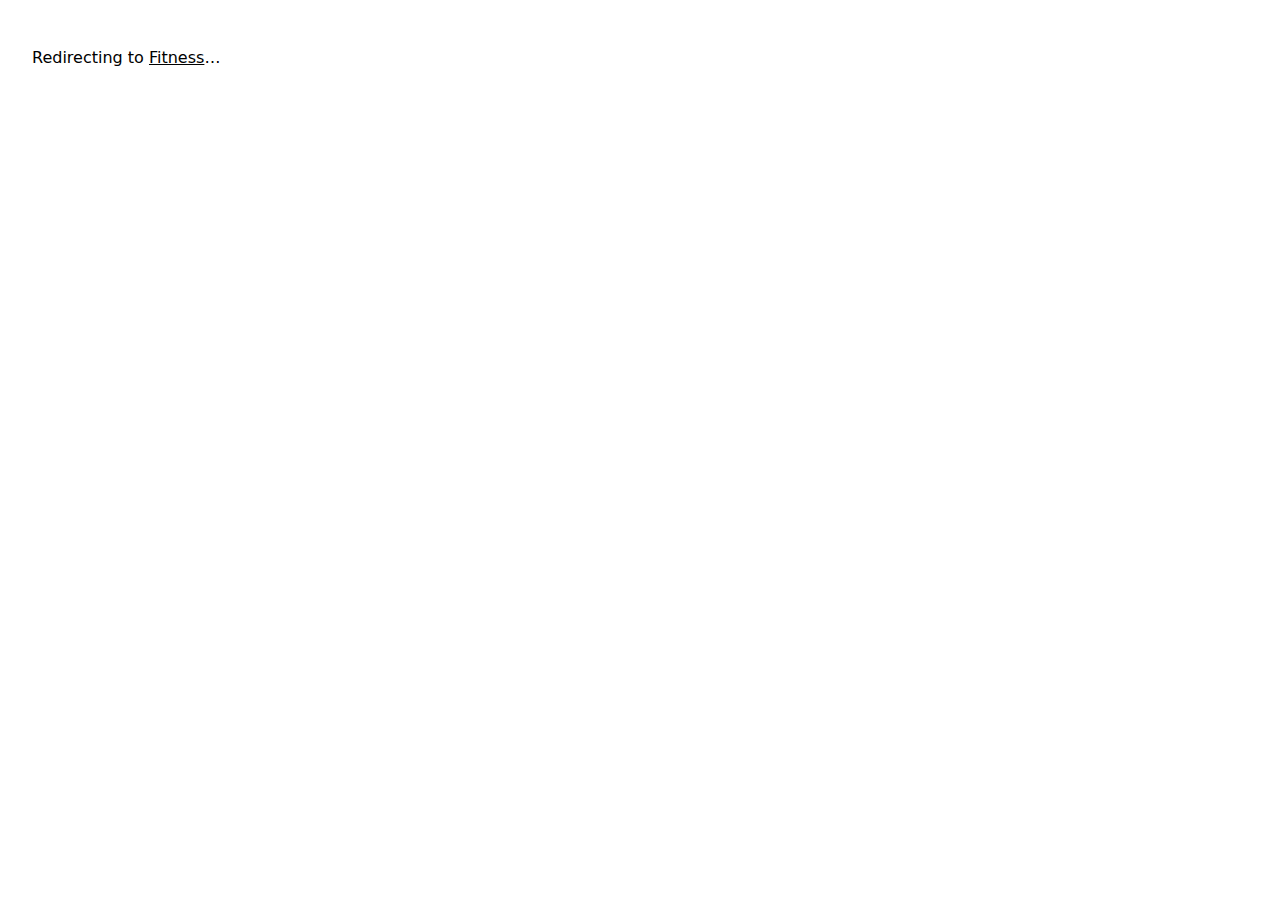
<file: fitness.html>
<!doctype html>
<html lang="en">
  <head>
    <meta charset="utf-8" />
    <meta name="viewport" content="width=device-width, initial-scale=1" />
    <title>Fitness — Redirect</title>
    <meta http-equiv="refresh" content="0; url=./Fitness" />
    <style>
      body{ font-family: system-ui, -apple-system, Segoe UI, Roboto, Helvetica, Arial; padding: 24px; }
      a{ color: inherit; }
    </style>
  </head>
  <body>
    <p>Redirecting to <a href="./Fitness">Fitness</a>…</p>
  </body>
</html>
</file>
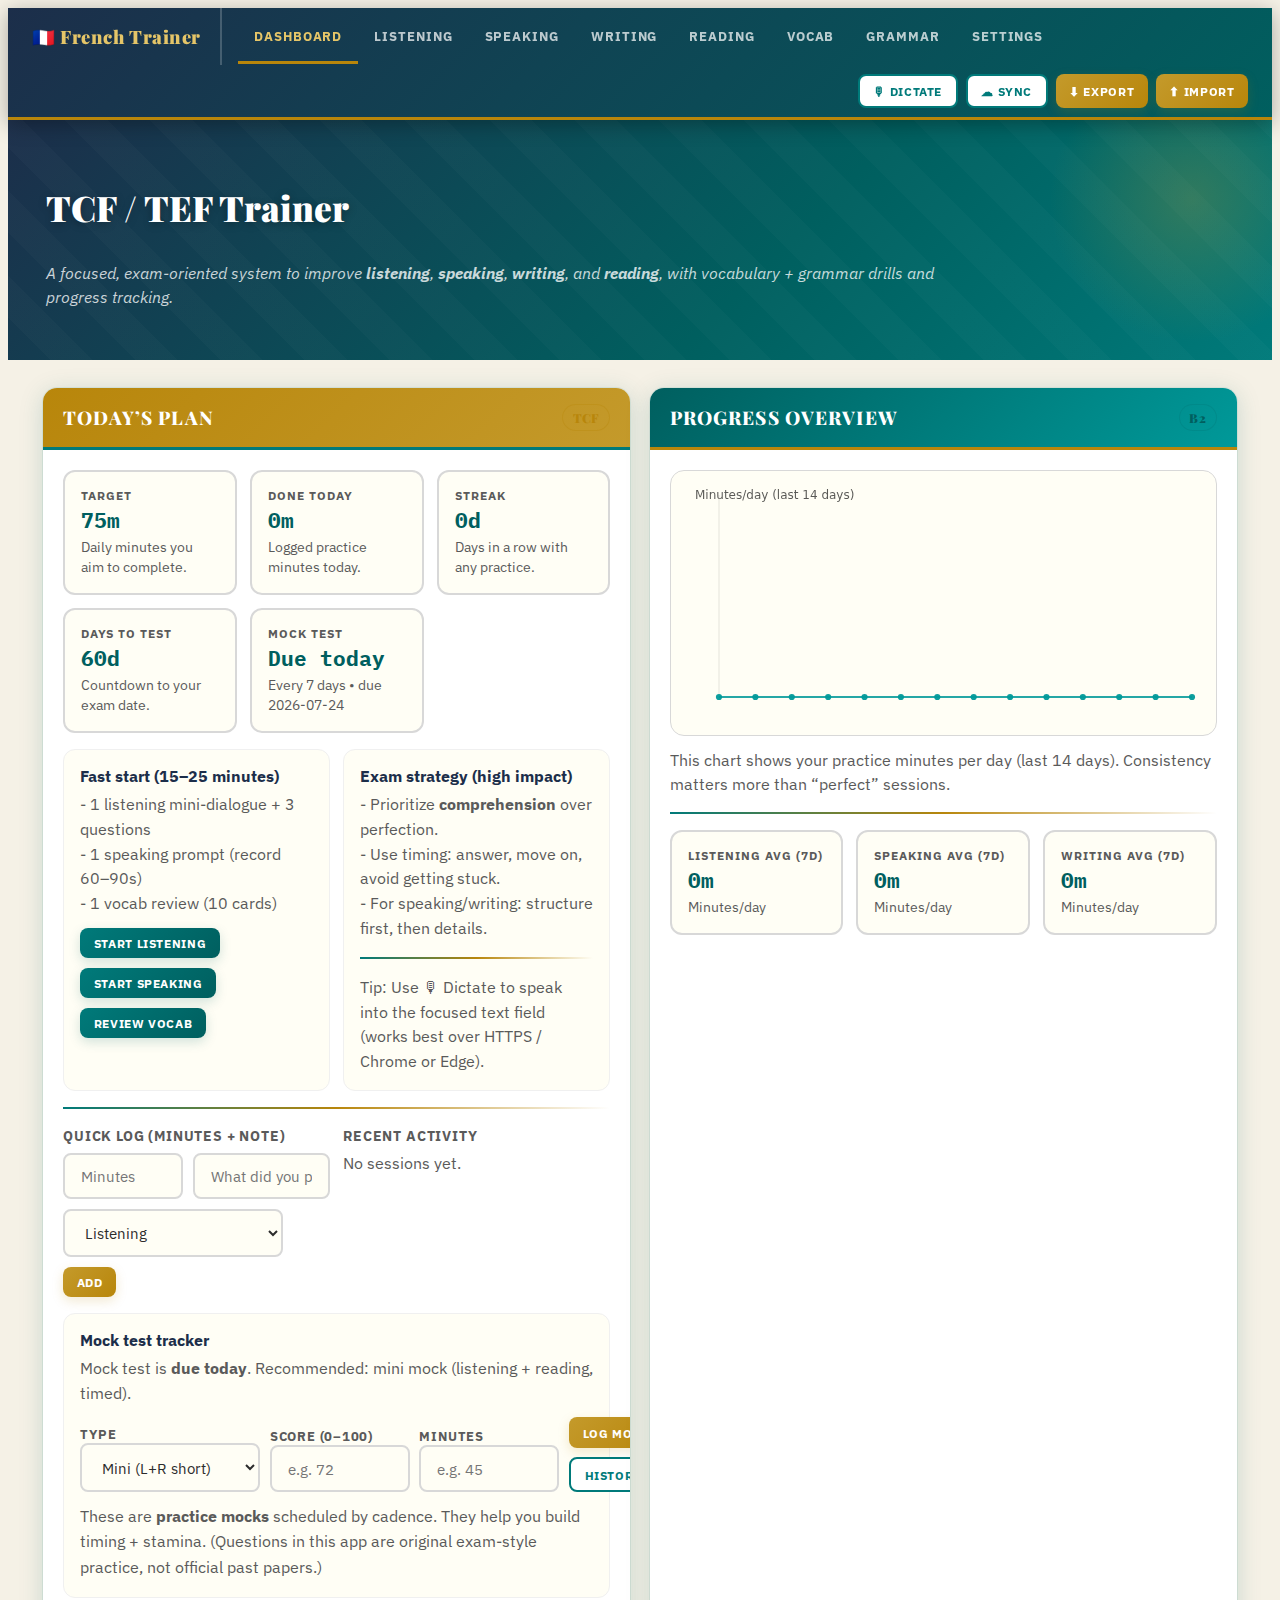
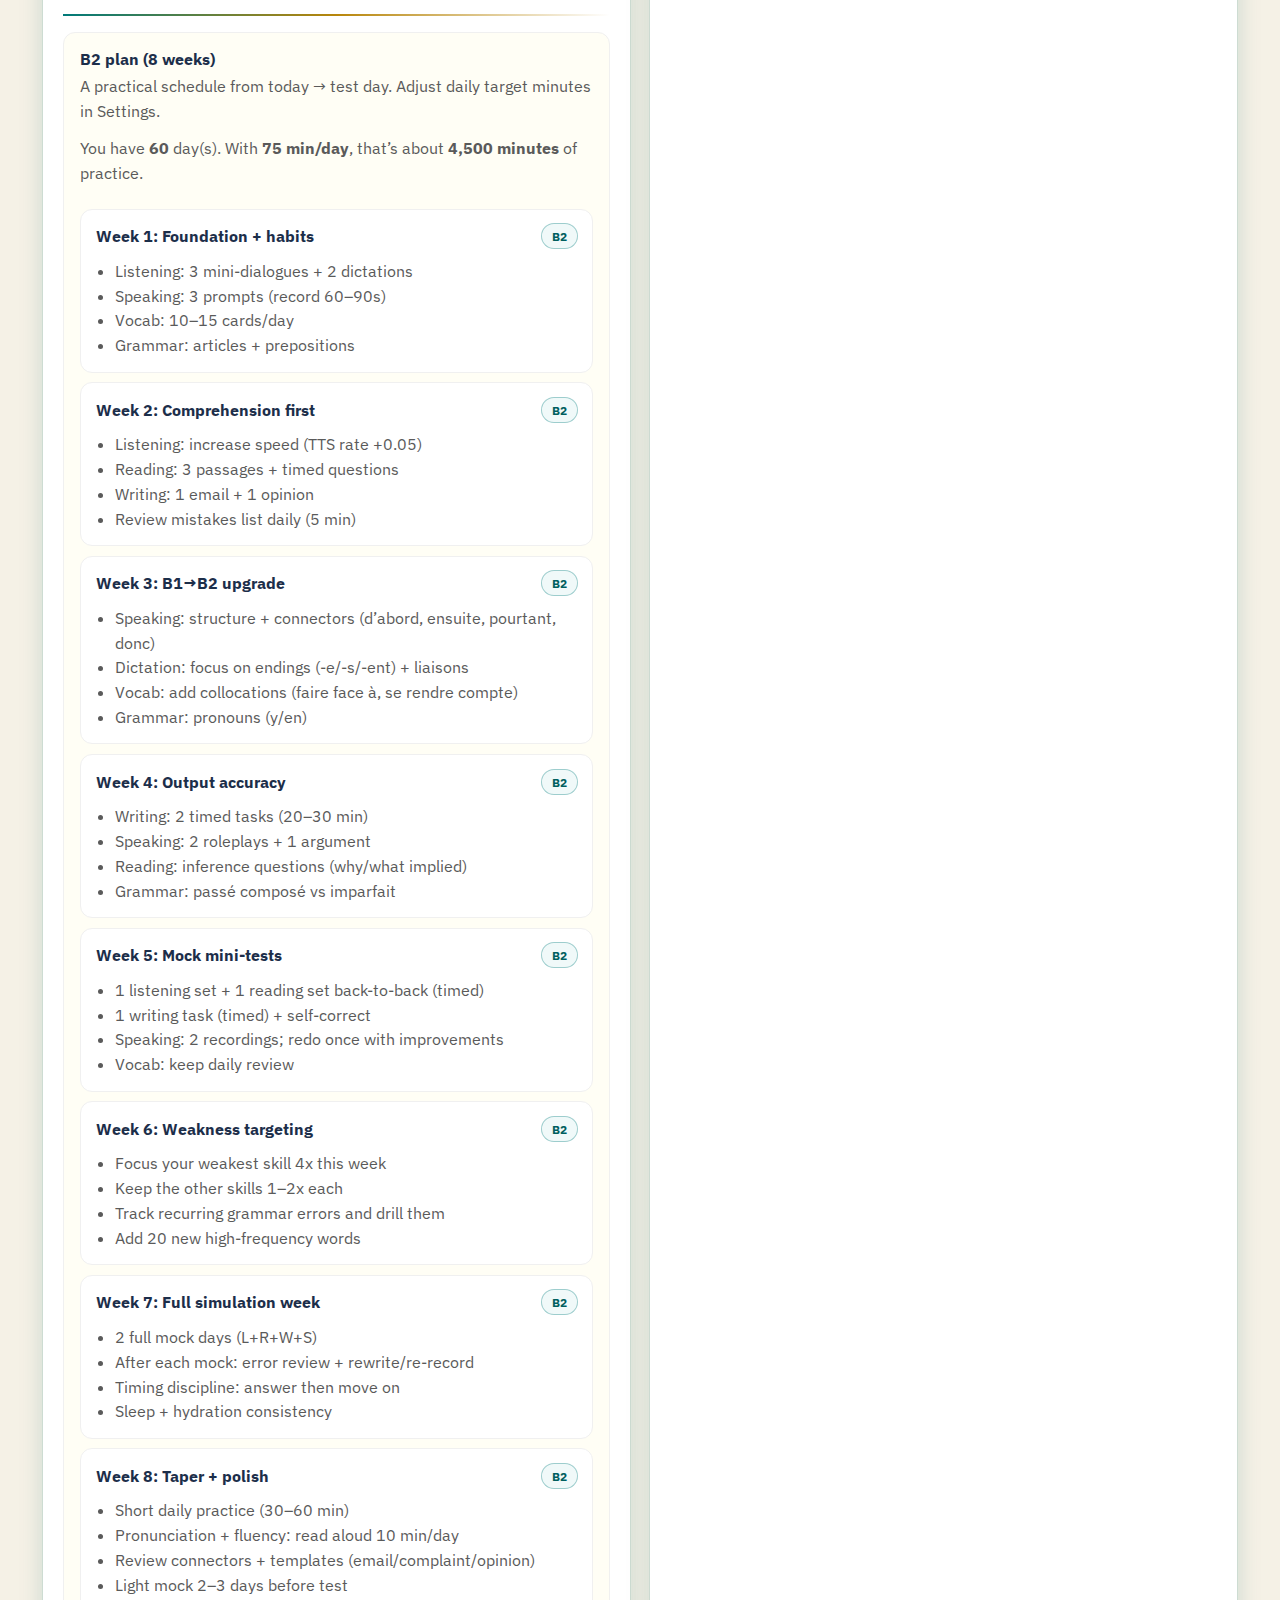
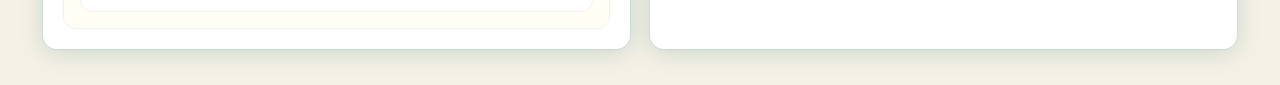
<file: french_tcf_tef_trainer.html>
<!doctype html>
<html lang="en">
  <head>
    <meta charset="utf-8" />
    <meta name="viewport" content="width=device-width, initial-scale=1" />
    <title>French Trainer — TCF/TEF Prep</title>
    <meta name="description" content="A self-contained French training system for TCF/TEF: listening, speaking, writing, reading, vocab + grammar, progress tracking, dictation, and optional cloud sync." />
    <link href="https://fonts.googleapis.com/css2?family=Playfair+Display:ital,wght@0,400;0,700;0,900;1,400&family=IBM+Plex+Sans:wght@300;400;500;600;700&family=IBM+Plex+Mono:wght@400;600&display=swap" rel="stylesheet">
    <style>
      *, *::before, *::after { box-sizing: border-box; }
      :root {
        --teal-dark: #005F5F;
        --teal: #007A7A;
        --teal-med: #009999;
        --teal-light: #20B2AA;
        --teal-xlight: #E0F5F5;
        --gold: #B8860B;
        --gold-med: #C49A2B;
        --gold-light: #E5C568;
        --gold-xlight: #FFF8E7;
        --navy: #1C2E4A;
        --cream: #FFFEF5;
        --beige: #F5F1E6;
        --beige-dark: #EDE8D8;
        --red: #C62828;
        --orange: #E65100;
        --blue: #1565C0;
        --green: #2E7D32;
        --gray-dark: #2C2C2C;
        --gray-med: #5A5A5A;
        --gray-light: #D8D8D8;
        --gray-xlight: #F0F0F0;
        --white: #FFFFFF;
        --shadow-teal: rgba(0,102,102,0.18);
        --shadow-gold: rgba(184,134,11,0.18);
        --shadow-dark: rgba(0,0,0,0.12);
      }

      body {
        font-family: 'IBM Plex Sans', sans-serif;
        background: var(--beige);
        color: var(--gray-dark);
        min-height: 100vh;
        overflow-x: hidden;
      }

      .view { display: none; min-height: 100vh; }
      .view.active { display: block; }

      .top-nav {
        background: linear-gradient(135deg, var(--navy) 0%, var(--teal-dark) 100%);
        padding: 0 1.5rem;
        display: flex;
        align-items: center;
        gap: 0;
        border-bottom: 3px solid var(--gold);
        position: sticky; top: 0; z-index: 900;
        box-shadow: 0 4px 20px rgba(0,0,0,0.3);
        flex-wrap: wrap;
      }

      .nav-brand {
        font-family: 'Playfair Display', serif;
        font-size: 1.15rem;
        font-weight: 900;
        color: var(--gold-light);
        letter-spacing: 0.03em;
        padding: 1rem 1.2rem 1rem 0;
        border-right: 2px solid rgba(255,255,255,0.2);
        margin-right: 1rem;
        white-space: nowrap;
        cursor: pointer;
      }

      .nav-tab {
        padding: 1rem 1rem;
        color: rgba(255,255,255,0.72);
        font-size: 0.82rem;
        font-weight: 700;
        text-transform: uppercase;
        letter-spacing: 0.07em;
        cursor: pointer;
        border-bottom: 3px solid transparent;
        margin-bottom: -3px;
        transition: all 0.25s ease;
        white-space: nowrap;
      }
      .nav-tab:hover { color: white; border-bottom-color: rgba(255,255,255,0.35); }
      .nav-tab.active { color: var(--gold-light); border-bottom-color: var(--gold); }

      .nav-actions {
        margin-left: auto;
        display: flex;
        gap: 0.5rem;
        padding: 0.55rem 0;
        flex-wrap: wrap;
      }

      .toast {
        position: fixed; bottom: 2rem; right: 2rem;
        background: var(--teal-dark); color: white;
        padding: 0.9rem 1.4rem; border-radius: 10px;
        font-weight: 700; font-size: 0.92rem;
        box-shadow: 0 8px 30px rgba(0,0,0,0.3);
        transform: translateY(100px); opacity: 0;
        transition: all 0.35s cubic-bezier(0.34,1.56,0.64,1);
        z-index: 2000;
        max-width: 520px;
      }
      .toast.show { transform: translateY(0); opacity: 1; }

      #autosaveIndicator {
        position: fixed; bottom: 2rem; left: 2rem;
        background: var(--teal); color: white;
        padding: 0.5rem 1rem; border-radius: 24px;
        font-size: 0.75rem; font-weight: 700;
        opacity: 0; transition: opacity 0.4s; z-index: 2000;
      }

      .page-hero {
        background: linear-gradient(135deg, var(--navy) 0%, var(--teal-dark) 60%, var(--teal) 100%);
        padding: 2.2rem 2.4rem;
        color: white;
        position: relative;
        overflow: hidden;
      }
      .page-hero::before {
        content: '';
        position: absolute; inset: 0;
        background: repeating-linear-gradient(45deg, transparent, transparent 30px, rgba(255,255,255,0.02) 30px, rgba(255,255,255,0.02) 60px);
      }
      .page-hero::after {
        content: '';
        position: absolute; right: -4rem; top: -4rem;
        width: 18rem; height: 18rem;
        background: radial-gradient(circle, rgba(196,154,43,0.25) 0%, transparent 70%);
      }
      .page-hero h2 {
        font-family: 'Playfair Display', serif;
        font-size: 2.2rem;
        font-weight: 900;
        position: relative; z-index: 1;
        text-shadow: 0 2px 8px rgba(0,0,0,0.3);
      }
      .page-hero p {
        color: rgba(255,255,255,0.78);
        font-style: italic;
        margin-top: 0.45rem;
        font-size: 0.98rem;
        position: relative; z-index: 1;
        line-height: 1.55;
        max-width: 900px;
      }

      .page-content { padding: 1.75rem 2.2rem; max-width: 1400px; margin: 0 auto; }

      .card {
        background: white;
        border-radius: 14px;
        box-shadow: 0 4px 24px var(--shadow-teal), 0 0 0 1px rgba(0,122,122,0.08);
        overflow: hidden;
        transition: box-shadow 0.3s ease;
      }
      .card:hover { box-shadow: 0 8px 36px var(--shadow-teal), 0 0 0 2px var(--teal-light); }

      .card-header {
        font-family: 'Playfair Display', serif;
        font-size: 1.18rem;
        font-weight: 800;
        color: white;
        background: linear-gradient(135deg, var(--teal-dark) 0%, var(--teal-med) 100%);
        padding: 1rem 1.25rem;
        border-bottom: 3px solid var(--gold);
        text-transform: uppercase;
        letter-spacing: 0.06em;
        display: flex;
        align-items: center;
        justify-content: space-between;
        gap: 0.8rem;
      }
      .card-header.gold { background: linear-gradient(135deg, var(--gold) 0%, var(--gold-med) 100%); border-bottom-color: var(--teal); }
      .card-header.navy { background: linear-gradient(135deg, var(--navy) 0%, #2a4a6e 100%); border-bottom-color: var(--gold); }
      .card-body { padding: 1.25rem; }

      input[type="text"], input[type="number"], input[type="date"], textarea, select {
        width: 100%;
        padding: 0.7rem 1rem;
        border: 2px solid var(--gray-light);
        border-radius: 8px;
        font-family: 'IBM Plex Sans', sans-serif;
        font-size: 0.95rem;
        background: var(--cream);
        color: var(--gray-dark);
        transition: all 0.25s ease;
      }
      input:focus, textarea:focus, select:focus {
        outline: none;
        border-color: var(--teal);
        background: white;
        box-shadow: 0 0 0 3px rgba(0,153,153,0.12);
      }
      textarea { resize: vertical; line-height: 1.7; }

      .btn {
        padding: 0.7rem 1.1rem;
        font-size: 0.85rem;
        font-weight: 700;
        border: none;
        border-radius: 8px;
        cursor: pointer;
        font-family: 'IBM Plex Sans', sans-serif;
        text-transform: uppercase;
        letter-spacing: 0.05em;
        transition: all 0.25s ease;
        display: inline-flex;
        align-items: center;
        gap: 0.45rem;
        white-space: nowrap;
      }
      .btn:hover { transform: translateY(-2px); }
      .btn-teal { background: linear-gradient(135deg, var(--teal) 0%, var(--teal-dark) 100%); color: white; box-shadow: 0 4px 12px var(--shadow-teal); }
      .btn-gold { background: linear-gradient(135deg, var(--gold-med) 0%, var(--gold) 100%); color: white; box-shadow: 0 4px 12px var(--shadow-gold); }
      .btn-ghost { background: white; color: var(--teal); border: 2px solid var(--teal); }
      .btn-red { background: var(--red); color: white; }
      .btn-sm { padding: 0.45rem 0.85rem; font-size: 0.78rem; }

      #sttBtn.listening { background: linear-gradient(135deg, var(--teal) 0%, var(--teal-dark) 100%); color: white; border: 2px solid rgba(255,255,255,0.22); }
      #sttBtn[disabled] { opacity: 0.55; cursor: not-allowed; }

      .grid { display: grid; grid-template-columns: 1fr; gap: 1.2rem; }
      @media (min-width: 980px) {
        .grid.two { grid-template-columns: 1fr 1fr; }
        .grid.three { grid-template-columns: 1.2fr 1fr 1fr; }
      }

      .muted { color: var(--gray-med); }
      .mono { font-family: 'IBM Plex Mono', monospace; }
      .divider { height: 2px; background: linear-gradient(90deg, var(--teal) 0%, var(--gold) 50%, transparent 100%); border: 0; margin: 1rem 0; }

      .kpi-row { display: grid; grid-template-columns: 1fr; gap: 0.8rem; }
      @media (min-width: 820px) { .kpi-row { grid-template-columns: 1fr 1fr 1fr; } }
      .kpi {
        background: var(--cream);
        border: 2px solid var(--gray-light);
        border-radius: 12px;
        padding: 0.95rem 1rem;
      }
      .kpi .k { font-size: 0.78rem; letter-spacing: 0.08em; text-transform: uppercase; color: var(--gray-med); font-weight: 900; }
      .kpi .v { margin-top: 0.25rem; font-size: 1.3rem; font-weight: 900; font-family: 'IBM Plex Mono', monospace; color: var(--teal-dark); }
      .kpi .s { margin-top: 0.25rem; font-size: 0.86rem; color: var(--gray-med); line-height: 1.45; }
      .kpi.bad .v { color: var(--red); }

      .pill {
        display: inline-block;
        padding: 0.25rem 0.6rem;
        border-radius: 999px;
        border: 1.5px solid var(--gray-light);
        background: white;
        font-size: 0.78rem;
        font-weight: 900;
        letter-spacing: 0.03em;
      }
      .pill.teal { border-color: rgba(0,122,122,0.35); color: var(--teal-dark); background: rgba(0,153,153,0.06); }
      .pill.gold { border-color: rgba(184,134,11,0.35); color: var(--gold); background: rgba(196,154,43,0.07); }
      .pill.red { border-color: rgba(198,40,40,0.35); color: var(--red); background: rgba(198,40,40,0.06); }

      .q {
        border: 1.5px solid var(--gray-xlight);
        border-radius: 12px;
        padding: 1rem;
        background: var(--cream);
      }
      .q .qt { font-weight: 900; color: var(--navy); }
      .q .qd { margin-top: 0.35rem; color: var(--gray-med); line-height: 1.55; }
      .opts { margin-top: 0.75rem; display: grid; gap: 0.5rem; }
      .opt {
        display: flex; gap: 0.55rem; align-items: flex-start;
        padding: 0.65rem 0.75rem;
        border: 2px solid var(--gray-light);
        background: white;
        border-radius: 10px;
        cursor: pointer;
        transition: background 0.2s, border-color 0.2s;
      }
      .opt:hover { background: rgba(0,153,153,0.06); border-color: rgba(0,122,122,0.45); }
      .opt input { margin-top: 0.15rem; }

      .row { display: grid; grid-template-columns: 1fr; gap: 0.8rem; }
      @media (min-width: 900px) { .row.two { grid-template-columns: 1fr 1fr; } }

      .list { display: grid; gap: 0.8rem; }
      .item {
        border: 1.5px solid var(--gray-xlight);
        border-radius: 12px;
        padding: 0.9rem 1rem;
        background: white;
        display: flex;
        justify-content: space-between;
        gap: 1rem;
        align-items: flex-start;
      }
      .item .t { font-weight: 900; color: var(--navy); }
      .item .d { margin-top: 0.25rem; color: var(--gray-med); font-size: 0.9rem; line-height: 1.45; white-space: pre-wrap; }

      .canvaswrap{
        border: 1.5px solid var(--gray-light);
        border-radius: 14px;
        background: var(--cream);
        padding: 12px;
      }
      canvas{ width: 100%; height: 240px; display:block; }

      .overlay {
        position: fixed; inset: 0;
        background: rgba(0,0,0,0.55);
        display: none;
        align-items: center;
        justify-content: center;
        z-index: 1200;
        padding: 1.25rem;
      }
      .overlay.open { display: flex; }
      .modal {
        background: white;
        border-radius: 14px;
        max-width: 720px;
        width: 100%;
        max-height: 90vh;
        overflow-y: auto;
        box-shadow: 0 20px 60px rgba(0,0,0,0.3);
      }
      .modal-header {
        font-family: 'Playfair Display', serif;
        font-size: 1.3rem;
        font-weight: 800;
        padding: 1.1rem 1.25rem;
        background: linear-gradient(135deg, var(--teal-dark) 0%, var(--teal-med) 100%);
        color: white;
        border-radius: 14px 14px 0 0;
      }
      .modal-body { padding: 1.25rem; }
      .modal-actions { display: flex; gap: 0.75rem; justify-content: flex-end; margin-top: 1.1rem; flex-wrap: wrap; }

      @media (max-width: 900px) {
        .page-content { padding: 1.2rem 1rem; }
        .page-hero { padding: 1.6rem 1.2rem; }
        .page-hero h2 { font-size: 1.7rem; }
        .top-nav { padding: 0 1rem; }
      }
    </style>
  </head>
  <body>
    <nav class="top-nav">
      <div class="nav-brand" onclick="showView('dashboard')">🇫🇷 French Trainer</div>
      <div class="nav-tab active" id="nav-dashboard" onclick="showView('dashboard')">Dashboard</div>
      <div class="nav-tab" id="nav-listening" onclick="showView('listening')">Listening</div>
      <div class="nav-tab" id="nav-speaking" onclick="showView('speaking')">Speaking</div>
      <div class="nav-tab" id="nav-writing" onclick="showView('writing')">Writing</div>
      <div class="nav-tab" id="nav-reading" onclick="showView('reading')">Reading</div>
      <div class="nav-tab" id="nav-vocab" onclick="showView('vocab')">Vocab</div>
      <div class="nav-tab" id="nav-grammar" onclick="showView('grammar')">Grammar</div>
      <div class="nav-tab" id="nav-settings" onclick="showView('settings')">Settings</div>
      <div class="nav-actions">
        <button type="button" class="btn btn-ghost btn-sm" onclick="toggleSpeechToText()" id="sttBtn" title="Speech to text (dictation)">🎙 Dictate</button>
        <button type="button" class="btn btn-ghost btn-sm" onclick="openCloudSyncModal()" id="cloudSyncBtn" title="Cloud Sync">☁ Sync</button>
        <button type="button" class="btn btn-gold btn-sm" onclick="exportAll()">⬇ Export</button>
        <button type="button" class="btn btn-gold btn-sm" onclick="importAll()">⬆ Import</button>
      </div>
    </nav>

    <div class="toast" id="toast" aria-live="polite"></div>
    <div id="autosaveIndicator">✓ Saved</div>

    <!-- DASHBOARD -->
    <div class="view active" id="view-dashboard">
      <div class="page-hero">
        <h2>TCF / TEF Trainer</h2>
        <p>
          A focused, exam-oriented system to improve <strong>listening</strong>, <strong>speaking</strong>,
          <strong>writing</strong>, and <strong>reading</strong>, with vocabulary + grammar drills and progress tracking.
        </p>
      </div>
      <div class="page-content">
        <div class="grid two">
          <div class="card">
            <div class="card-header gold">Today’s plan <span class="pill gold" id="dashExamPill">Exam</span></div>
            <div class="card-body">
              <div class="kpi-row" style="margin-bottom:1rem;">
                <div class="kpi"><div class="k">Target</div><div class="v" id="kpiTarget">—</div><div class="s">Daily minutes you aim to complete.</div></div>
                <div class="kpi"><div class="k">Done today</div><div class="v" id="kpiDoneToday">—</div><div class="s">Logged practice minutes today.</div></div>
                <div class="kpi"><div class="k">Streak</div><div class="v" id="kpiStreak">—</div><div class="s">Days in a row with any practice.</div></div>
                <div class="kpi"><div class="k">Days to test</div><div class="v" id="kpiCountdown">—</div><div class="s">Countdown to your exam date.</div></div>
                <div class="kpi"><div class="k">Mock test</div><div class="v" id="kpiMock">—</div><div class="s" id="kpiMockSub">Due status</div></div>
              </div>
              <div class="row two">
                <div class="q">
                  <div class="qt">Fast start (15–25 minutes)</div>
                  <div class="qd">
                    - 1 listening mini-dialogue + 3 questions<br>
                    - 1 speaking prompt (record 60–90s)<br>
                    - 1 vocab review (10 cards)
                  </div>
                  <div style="margin-top:0.75rem; display:flex; gap:0.6rem; flex-wrap:wrap;">
                    <button class="btn btn-teal btn-sm" onclick="showView('listening')">Start listening</button>
                    <button class="btn btn-teal btn-sm" onclick="showView('speaking')">Start speaking</button>
                    <button class="btn btn-teal btn-sm" onclick="showView('vocab')">Review vocab</button>
                  </div>
                </div>
                <div class="q">
                  <div class="qt">Exam strategy (high impact)</div>
                  <div class="qd">
                    - Prioritize <strong>comprehension</strong> over perfection.<br>
                    - Use timing: answer, move on, avoid getting stuck.<br>
                    - For speaking/writing: structure first, then details.
                  </div>
                  <hr class="divider">
                  <div class="qd">
                    Tip: Use 🎙 Dictate to speak into the focused text field (works best over HTTPS / Chrome or Edge).
                  </div>
                </div>
              </div>
              <hr class="divider">
              <div class="row two">
                <div>
                  <label class="muted" style="font-size:0.85rem; font-weight:900; letter-spacing:0.06em; text-transform:uppercase;">Quick log (minutes + note)</label>
                  <div style="display:grid; grid-template-columns: 120px 1fr; gap: 0.6rem; margin-top:0.5rem;">
                    <input type="number" id="quickMinutes" min="0" placeholder="Minutes" />
                    <input type="text" id="quickNote" placeholder="What did you practice?" />
                  </div>
                  <div style="margin-top:0.6rem; display:flex; gap:0.6rem; flex-wrap:wrap;">
                    <select id="quickSkill" style="max-width:220px;">
                      <option value="listening">Listening</option>
                      <option value="speaking">Speaking</option>
                      <option value="writing">Writing</option>
                      <option value="reading">Reading</option>
                      <option value="vocab">Vocab</option>
                      <option value="grammar">Grammar</option>
                    </select>
                    <button class="btn btn-gold btn-sm" onclick="addQuickSession()">Add</button>
                  </div>
                </div>
                <div>
                  <label class="muted" style="font-size:0.85rem; font-weight:900; letter-spacing:0.06em; text-transform:uppercase;">Recent activity</label>
                  <div class="list" id="recentSessions" style="margin-top:0.5rem;"></div>
                </div>
              </div>
              <div class="q" id="mockTrackerCard" style="margin-top:1rem;">
                <div class="qt">Mock test tracker</div>
                <div class="qd" id="mockStatusText">—</div>
                <div style="margin-top:0.75rem; display:grid; grid-template-columns: 180px 140px 140px 1fr; gap:0.6rem; align-items:end;">
                  <div>
                    <label class="muted" style="font-size:0.82rem; font-weight:900; letter-spacing:0.06em; text-transform:uppercase;">Type</label>
                    <select id="mockType">
                      <option value="mini">Mini (L+R short)</option>
                      <option value="full">Full (L+R+W+S)</option>
                    </select>
                  </div>
                  <div>
                    <label class="muted" style="font-size:0.82rem; font-weight:900; letter-spacing:0.06em; text-transform:uppercase;">Score (0–100)</label>
                    <input id="mockScore" type="number" min="0" max="100" placeholder="e.g. 72" />
                  </div>
                  <div>
                    <label class="muted" style="font-size:0.82rem; font-weight:900; letter-spacing:0.06em; text-transform:uppercase;">Minutes</label>
                    <input id="mockMinutes" type="number" min="0" max="600" placeholder="e.g. 45" />
                  </div>
                  <div style="display:flex; gap:0.6rem; flex-wrap:wrap; justify-content:flex-start;">
                    <button class="btn btn-gold btn-sm" type="button" onclick="logMockTest()">Log mock</button>
                    <button class="btn btn-ghost btn-sm" type="button" onclick="openMockHistory()">History</button>
                  </div>
                </div>
                <div class="muted" style="margin-top:0.75rem; line-height:1.6;">
                  These are <strong>practice mocks</strong> scheduled by cadence. They help you build timing + stamina. (Questions in this app are original exam-style practice, not official past papers.)
                </div>
              </div>
              <hr class="divider">
              <div class="q">
                <div class="qt">B2 plan (8 weeks)</div>
                <div class="qd muted">A practical schedule from today → test day. Adjust daily target minutes in Settings.</div>
                <div id="b2Plan" style="margin-top:0.75rem; display:grid; gap:0.6rem;"></div>
              </div>
            </div>
          </div>

          <div class="card">
            <div class="card-header">Progress overview <span class="pill teal" id="dashLevelPill">Level</span></div>
            <div class="card-body">
              <div class="canvaswrap"><canvas id="dashChart"></canvas></div>
              <div class="muted" style="margin-top:0.75rem; line-height:1.5;">
                This chart shows your practice minutes per day (last 14 days).
                Consistency matters more than “perfect” sessions.
              </div>
              <hr class="divider">
              <div class="kpi-row">
                <div class="kpi"><div class="k">Listening avg (7d)</div><div class="v" id="kpiL7">—</div><div class="s">Minutes/day</div></div>
                <div class="kpi"><div class="k">Speaking avg (7d)</div><div class="v" id="kpiS7">—</div><div class="s">Minutes/day</div></div>
                <div class="kpi"><div class="k">Writing avg (7d)</div><div class="v" id="kpiW7">—</div><div class="s">Minutes/day</div></div>
              </div>
            </div>
          </div>
        </div>
      </div>
    </div>

    <!-- LISTENING -->
    <div class="view" id="view-listening">
      <div class="page-hero">
        <h2>🎧 Listening (Compréhension orale)</h2>
        <p>Practice with mini-dialogues (TTS), comprehension questions, and dictation. Track your score and time.</p>
      </div>
      <div class="page-content">
        <div class="grid two">
          <div class="card">
            <div class="card-header gold">Mini-dialogue</div>
            <div class="card-body">
              <div class="row two">
                <div>
                  <label class="muted" style="font-size:0.85rem; font-weight:900; text-transform:uppercase; letter-spacing:0.06em;">Exercise</label>
                  <select id="listenExerciseSelect" onchange="loadListeningExercise()"></select>
                </div>
                <div>
                  <label class="muted" style="font-size:0.85rem; font-weight:900; text-transform:uppercase; letter-spacing:0.06em;">Audio</label>
                  <div style="display:flex; gap:0.6rem; flex-wrap:wrap;">
                    <button class="btn btn-teal btn-sm" type="button" onclick="playListening()">▶ Play</button>
                    <button class="btn btn-ghost btn-sm" type="button" onclick="stopSpeaking()">⏹ Stop</button>
                    <button class="btn btn-ghost btn-sm" type="button" onclick="toggleTranscript()">📝 Transcript</button>
                  </div>
                </div>
              </div>
              <div id="listenTranscriptWrap" class="q" style="display:none; margin-top:1rem;">
                <div class="qt">Transcript</div>
                <div class="qd mono" id="listenTranscript"></div>
              </div>

              <div id="listenQuestions" style="margin-top:1rem; display:grid; gap:0.8rem;"></div>
              <div style="margin-top:1rem; display:flex; gap:0.6rem; flex-wrap:wrap; align-items:center;">
                <button class="btn btn-gold btn-sm" type="button" onclick="gradeListening()">Grade</button>
                <button class="btn btn-ghost btn-sm" type="button" onclick="nextListening()">Next</button>
                <span class="muted" id="listenScoreLabel"></span>
              </div>
              <hr class="divider">
              <div class="muted" style="line-height:1.6;">
                Exam tip: Listen for <strong>who/where/when</strong>, the <strong>purpose</strong>, and <strong>key details</strong>. Don’t panic if you miss a word—follow meaning.
                <div style="margin-top:0.5rem;">
                  Note: this trainer uses <strong>original</strong> TEF/TCF-style practice questions (not official past papers).
                </div>
              </div>
            </div>
          </div>

          <div class="card">
            <div class="card-header">✍ Dictée (dictation)</div>
            <div class="card-body">
              <div class="row two">
                <div>
                  <label class="muted" style="font-size:0.85rem; font-weight:900; text-transform:uppercase; letter-spacing:0.06em;">Sentence</label>
                  <select id="dictationSelect" onchange="loadDictation()"></select>
                </div>
                <div>
                  <label class="muted" style="font-size:0.85rem; font-weight:900; text-transform:uppercase; letter-spacing:0.06em;">Actions</label>
                  <div style="display:flex; gap:0.6rem; flex-wrap:wrap;">
                    <button class="btn btn-teal btn-sm" type="button" onclick="playDictation()">▶ Play</button>
                    <button class="btn btn-ghost btn-sm" type="button" onclick="revealDictation()">👁 Reveal</button>
                  </div>
                </div>
              </div>
              <div class="q" style="margin-top:1rem;">
                <div class="qt">Type what you hear</div>
                <textarea id="dictationInput" rows="4" placeholder="Type the sentence here…"></textarea>
                <div style="margin-top:0.75rem; display:flex; gap:0.6rem; flex-wrap:wrap; align-items:center;">
                  <button class="btn btn-gold btn-sm" type="button" onclick="gradeDictation()">Check</button>
                  <button class="btn btn-ghost btn-sm" type="button" onclick="clearDictation()">Clear</button>
                  <span class="muted" id="dictationScoreLabel"></span>
                </div>
              </div>
              <div class="q" style="margin-top:1rem; display:none;" id="dictationAnswerWrap">
                <div class="qt">Answer</div>
                <div class="qd mono" id="dictationAnswer"></div>
              </div>
              <div class="muted" style="margin-top:0.85rem; line-height:1.6;">
                Tip: Listen once for meaning, then again for endings (e.g., <span class="mono">-e, -s, -ent</span>) and prepositions (<span class="mono">à / de / en / au</span>).
              </div>
            </div>
          </div>
        </div>
      </div>
    </div>

    <!-- SPEAKING -->
    <div class="view" id="view-speaking">
      <div class="page-hero">
        <h2>🗣 Speaking (Expression orale)</h2>
        <p>Timed prompts like TCF/TEF tasks. Record yourself, transcribe (speech-to-text), and self-score with a checklist.</p>
      </div>
      <div class="page-content">
        <div class="grid two">
          <div class="card">
            <div class="card-header gold">Prompt</div>
            <div class="card-body">
              <div class="row two">
                <div>
                  <label class="muted" style="font-size:0.85rem; font-weight:900; text-transform:uppercase; letter-spacing:0.06em;">Task type</label>
                  <select id="speakTaskType" onchange="loadSpeakingPrompt()">
                    <option value="interview">Interview (short answers)</option>
                    <option value="roleplay">Role-play (problem/solution)</option>
                    <option value="argument">Argument (opinion + reasons)</option>
                  </select>
                </div>
                <div>
                  <label class="muted" style="font-size:0.85rem; font-weight:900; text-transform:uppercase; letter-spacing:0.06em;">Prompt</label>
                  <select id="speakPromptSelect" onchange="loadSpeakingPrompt()"></select>
                </div>
              </div>

              <div class="q" style="margin-top:1rem;">
                <div class="qt">What to do</div>
                <div class="qd" id="speakPromptText"></div>
                <div class="qd muted" style="margin-top:0.6rem;">
                  Suggested structure: <span class="mono" id="speakStructure"></span>
                </div>
              </div>

              <div style="margin-top:1rem; display:flex; gap:0.6rem; flex-wrap:wrap; align-items:center;">
                <button class="btn btn-teal btn-sm" type="button" onclick="startSpeakingTimer()">⏱ Start</button>
                <button class="btn btn-ghost btn-sm" type="button" onclick="stopSpeakingTimer()">⏹ Stop</button>
                <button class="btn btn-ghost btn-sm" type="button" onclick="startRecording()">⏺ Record</button>
                <button class="btn btn-ghost btn-sm" type="button" onclick="stopRecording()">⏹ Recording</button>
                <span class="pill teal mono" id="speakTimer">00:00</span>
              </div>

              <div class="q" style="margin-top:1rem;">
                <div class="qt">Your transcript (optional)</div>
                <div class="qd muted">Use 🎙 Dictate into this box while speaking slowly (for practice), or type after recording.</div>
                <textarea id="speakTranscript" rows="6" placeholder="Paste/type your transcript here…"></textarea>
                <div style="margin-top:0.75rem; display:flex; gap:0.6rem; flex-wrap:wrap; align-items:center;">
                  <button class="btn btn-gold btn-sm" type="button" onclick="saveSpeakingAttempt()">Save attempt</button>
                  <button class="btn btn-ghost btn-sm" type="button" onclick="clearSpeaking()">Clear</button>
                  <a id="recordingDownload" class="btn btn-ghost btn-sm" href="#" download="speaking.webm" style="display:none;">⬇ Download recording</a>
                </div>
              </div>

              <div class="q" style="margin-top:1rem;">
                <div class="qt">Self-score checklist (quick)</div>
                <div class="qd">
                  <label style="display:block; margin-top:0.35rem;"><input type="checkbox" id="chkPron" /> Pronunciation understandable</label>
                  <label style="display:block; margin-top:0.35rem;"><input type="checkbox" id="chkFluency" /> Fluent enough (few long pauses)</label>
                  <label style="display:block; margin-top:0.35rem;"><input type="checkbox" id="chkGrammar" /> Grammar mostly correct</label>
                  <label style="display:block; margin-top:0.35rem;"><input type="checkbox" id="chkVocab" /> Vocabulary appropriate</label>
                  <label style="display:block; margin-top:0.35rem;"><input type="checkbox" id="chkStructure" /> Clear structure (intro → points → conclusion)</label>
                </div>
              </div>

              <div class="muted" style="margin-top:0.85rem; line-height:1.6;">
                Exam tip: Say <strong>simple correct sentences</strong> rather than complex incorrect ones. Use connectors: <span class="mono">d’abord, ensuite, en plus, pourtant, donc, enfin</span>.
              </div>
            </div>
          </div>

          <div class="card">
            <div class="card-header">Saved speaking attempts</div>
            <div class="card-body">
              <div class="list" id="speakingAttempts"></div>
            </div>
          </div>
        </div>
      </div>
    </div>

    <!-- WRITING -->
    <div class="view" id="view-writing">
      <div class="page-hero">
        <h2>✍ Writing (Expression écrite)</h2>
        <p>Timed writing prompts (email, opinion, complaint). Track word count and keep a library of responses.</p>
      </div>
      <div class="page-content">
        <div class="grid two">
          <div class="card">
            <div class="card-header gold">Prompt + editor</div>
            <div class="card-body">
              <div class="row two">
                <div>
                  <label class="muted" style="font-size:0.85rem; font-weight:900; text-transform:uppercase; letter-spacing:0.06em;">Prompt</label>
                  <select id="writePromptSelect" onchange="loadWritingPrompt()"></select>
                </div>
                <div>
                  <label class="muted" style="font-size:0.85rem; font-weight:900; text-transform:uppercase; letter-spacing:0.06em;">Timer</label>
                  <div style="display:flex; gap:0.6rem; flex-wrap:wrap; align-items:center;">
                    <button class="btn btn-teal btn-sm" type="button" onclick="startWritingTimer()">⏱ Start</button>
                    <button class="btn btn-ghost btn-sm" type="button" onclick="stopWritingTimer()">⏹ Stop</button>
                    <span class="pill teal mono" id="writeTimer">00:00</span>
                    <span class="pill gold mono" id="writeWords">0 words</span>
                  </div>
                </div>
              </div>
              <div class="q" style="margin-top:1rem;">
                <div class="qt">Task</div>
                <div class="qd" id="writePromptText"></div>
              </div>
              <div style="margin-top:1rem;">
                <textarea id="writeText" rows="12" placeholder="Write here… (use simple structures and connectors)"></textarea>
              </div>
              <div style="margin-top:0.85rem; display:flex; gap:0.6rem; flex-wrap:wrap; align-items:center;">
                <button class="btn btn-gold btn-sm" type="button" onclick="saveWriting()">Save writing</button>
                <button class="btn btn-ghost btn-sm" type="button" onclick="clearWriting()">Clear</button>
              </div>
              <hr class="divider">
              <div class="muted" style="line-height:1.65;">
                Quick structure:
                <span class="mono">Bonjour…</span> (context) →
                <span class="mono">Je vous écris pour…</span> →
                (2–3 points) →
                <span class="mono">Je vous remercie… Cordialement</span>.
              </div>
            </div>
          </div>
          <div class="card">
            <div class="card-header">Saved writings</div>
            <div class="card-body">
              <div class="list" id="writingList"></div>
            </div>
          </div>
        </div>
      </div>
    </div>

    <!-- READING -->
    <div class="view" id="view-reading">
      <div class="page-hero">
        <h2>📖 Reading (Compréhension écrite)</h2>
        <p>Short passages with exam-style questions. Train scanning, inference, and key detail extraction.</p>
      </div>
      <div class="page-content">
        <div class="grid two">
          <div class="card">
            <div class="card-header gold">Passage</div>
            <div class="card-body">
              <div class="row two">
                <div>
                  <label class="muted" style="font-size:0.85rem; font-weight:900; text-transform:uppercase; letter-spacing:0.06em;">Text</label>
                  <select id="readPassageSelect" onchange="loadReading()"></select>
                </div>
                <div>
                  <label class="muted" style="font-size:0.85rem; font-weight:900; text-transform:uppercase; letter-spacing:0.06em;">Actions</label>
                  <div style="display:flex; gap:0.6rem; flex-wrap:wrap;">
                    <button class="btn btn-teal btn-sm" type="button" onclick="loadReading()">Load</button>
                    <button class="btn btn-gold btn-sm" type="button" onclick="gradeReading()">Grade</button>
                  </div>
                </div>
              </div>
              <div class="q" style="margin-top:1rem;">
                <div class="qt" id="readTitle">—</div>
                <div class="qd" id="readText" style="white-space:pre-wrap;"></div>
              </div>
            </div>
          </div>
          <div class="card">
            <div class="card-header">Questions</div>
            <div class="card-body">
              <div id="readQuestions" style="display:grid; gap:0.8rem;"></div>
              <div style="margin-top:0.85rem; display:flex; gap:0.6rem; flex-wrap:wrap; align-items:center;">
                <button class="btn btn-ghost btn-sm" type="button" onclick="nextReading()">Next</button>
                <span class="muted" id="readScoreLabel"></span>
              </div>
              <hr class="divider">
              <div class="muted" style="line-height:1.6;">
                Exam tip: Read the questions first. Underline keywords. Don’t translate word-by-word; aim for meaning.
                <div style="margin-top:0.5rem;">
                  Note: this trainer uses <strong>original</strong> TEF/TCF-style practice passages and questions (not official past papers).
                </div>
              </div>
            </div>
          </div>
        </div>
      </div>
    </div>

    <!-- VOCAB -->
    <div class="view" id="view-vocab">
      <div class="page-hero">
        <h2>🧠 Vocabulary (SRS flashcards)</h2>
        <p>Spaced repetition flashcards with quick review. Add your own words from reading/listening.</p>
      </div>
      <div class="page-content">
        <div class="grid two">
          <div class="card">
            <div class="card-header gold">Review</div>
            <div class="card-body">
              <div class="q">
                <div class="qt">Card</div>
                <div class="qd" id="cardFront" style="font-size:1.15rem; font-weight:900; color:var(--navy);">—</div>
                <div class="qd muted" id="cardMeta"></div>
                <div style="margin-top:0.85rem;">
                  <button class="btn btn-ghost btn-sm" type="button" onclick="flipCard()">👁 Show answer</button>
                </div>
                <div id="cardBackWrap" style="display:none; margin-top:0.85rem;">
                  <div class="qd mono" id="cardBack">—</div>
                  <div style="margin-top:0.85rem; display:flex; gap:0.5rem; flex-wrap:wrap;">
                    <button class="btn btn-teal btn-sm" type="button" onclick="gradeCard(3)">Easy</button>
                    <button class="btn btn-gold btn-sm" type="button" onclick="gradeCard(2)">Good</button>
                    <button class="btn btn-ghost btn-sm" type="button" onclick="gradeCard(1)">Hard</button>
                    <button class="btn btn-red btn-sm" type="button" onclick="gradeCard(0)">Again</button>
                  </div>
                </div>
              </div>
              <div class="muted" style="margin-top:0.85rem; line-height:1.55;">
                Tip: Keep cards simple. One meaning per card. Add an example sentence when possible.
              </div>
            </div>
          </div>
          <div class="card">
            <div class="card-header">Add cards</div>
            <div class="card-body">
              <div class="row two">
                <div>
                  <label class="muted" style="font-size:0.85rem; font-weight:900; text-transform:uppercase; letter-spacing:0.06em;">French</label>
                  <input type="text" id="newFront" placeholder="e.g. pourtant" />
                </div>
                <div>
                  <label class="muted" style="font-size:0.85rem; font-weight:900; text-transform:uppercase; letter-spacing:0.06em;">Meaning / example</label>
                  <input type="text" id="newBack" placeholder="however; Pourtant, il est venu." />
                </div>
              </div>
              <div style="margin-top:0.85rem; display:flex; gap:0.6rem; flex-wrap:wrap;">
                <button class="btn btn-gold btn-sm" type="button" onclick="addCard()">Add</button>
                <button class="btn btn-ghost btn-sm" type="button" onclick="seedDeck()">Add starter deck</button>
              </div>
              <hr class="divider">
              <div class="list" id="cardList"></div>
            </div>
          </div>
        </div>
      </div>
    </div>

    <!-- GRAMMAR -->
    <div class="view" id="view-grammar">
      <div class="page-hero">
        <h2>📚 Grammar drills</h2>
        <p>High-frequency grammar patterns for TCF/TEF. Drill quickly, review mistakes, improve accuracy.</p>
      </div>
      <div class="page-content">
        <div class="grid two">
          <div class="card">
            <div class="card-header gold">Drill</div>
            <div class="card-body">
              <div class="row two">
                <div>
                  <label class="muted" style="font-size:0.85rem; font-weight:900; text-transform:uppercase; letter-spacing:0.06em;">Topic</label>
                  <select id="gramTopic" onchange="loadGrammarQuestion()">
                    <option value="articles">Articles (le/la/les, du/de la)</option>
                    <option value="prepositions">Prepositions (à/de/en/chez)</option>
                    <option value="pronouns">Pronouns (y, en, lui/leur)</option>
                    <option value="tenses">Tenses (présent/passé composé/imparfait)</option>
                    <option value="agreements">Agreements (gender/number)</option>
                  </select>
                </div>
                <div>
                  <label class="muted" style="font-size:0.85rem; font-weight:900; text-transform:uppercase; letter-spacing:0.06em;">Actions</label>
                  <div style="display:flex; gap:0.6rem; flex-wrap:wrap;">
                    <button class="btn btn-teal btn-sm" type="button" onclick="loadGrammarQuestion()">New</button>
                    <button class="btn btn-gold btn-sm" type="button" onclick="checkGrammar()">Check</button>
                  </div>
                </div>
              </div>
              <div class="q" style="margin-top:1rem;">
                <div class="qt" id="gramPrompt">—</div>
                <div class="qd muted">Fill the blank(s). Use accents if you can (not mandatory for checking).</div>
                <input type="text" id="gramAnswer" placeholder="Type answer…" style="margin-top:0.75rem;" />
                <div class="qd" id="gramFeedback" style="margin-top:0.75rem;"></div>
              </div>
              <div class="muted" style="margin-top:0.85rem; line-height:1.6;">
                Tip: Accuracy is crucial. Write short correct phrases: <span class="mono">Je suis allé(e)… / J’y vais / J’en ai besoin</span>.
              </div>
            </div>
          </div>
          <div class="card">
            <div class="card-header">Mistakes (recent)</div>
            <div class="card-body">
              <div class="list" id="mistakeList"></div>
            </div>
          </div>
        </div>
      </div>
    </div>

    <!-- SETTINGS -->
    <div class="view" id="view-settings">
      <div class="page-hero">
        <h2>⚙ Settings</h2>
        <p>Choose exam mode, set daily target, configure voices, and enable cloud sync.</p>
      </div>
      <div class="page-content">
        <div class="grid two">
          <div class="card">
            <div class="card-header gold">Profile</div>
            <div class="card-body">
              <div class="row two">
                <div>
                  <label class="muted" style="font-size:0.85rem; font-weight:900; text-transform:uppercase; letter-spacing:0.06em;">Exam</label>
                  <select id="setExam" onchange="saveSettings()">
                    <option value="TCF">TCF</option>
                    <option value="TEF">TEF</option>
                  </select>
                </div>
                <div>
                  <label class="muted" style="font-size:0.85rem; font-weight:900; text-transform:uppercase; letter-spacing:0.06em;">Target level</label>
                  <select id="setLevel" onchange="saveSettings()">
                    <option value="A2">A2</option>
                    <option value="B1">B1</option>
                    <option value="B2" selected>B2</option>
                    <option value="C1">C1</option>
                  </select>
                </div>
              </div>
              <div class="row two" style="margin-top:0.85rem;">
                <div>
                  <label class="muted" style="font-size:0.85rem; font-weight:900; text-transform:uppercase; letter-spacing:0.06em;">Daily target minutes</label>
                  <input id="setTargetMinutes" type="number" min="0" max="600" placeholder="e.g. 60" oninput="saveSettingsDebounced()" />
                </div>
                <div>
                  <label class="muted" style="font-size:0.85rem; font-weight:900; text-transform:uppercase; letter-spacing:0.06em;">Language (dictation)</label>
                  <select id="setSttLang" onchange="saveSettings()">
                    <option value="fr-FR">fr-FR</option>
                    <option value="fr-CA">fr-CA</option>
                  </select>
                </div>
              </div>
              <div class="row two" style="margin-top:0.85rem;">
                <div>
                  <label class="muted" style="font-size:0.85rem; font-weight:900; text-transform:uppercase; letter-spacing:0.06em;">Test date</label>
                  <input id="setTestDate" type="date" onchange="saveSettings()" />
                </div>
                <div>
                  <label class="muted" style="font-size:0.85rem; font-weight:900; text-transform:uppercase; letter-spacing:0.06em;">Level filter</label>
                  <div style="display:flex; gap:0.75rem; align-items:center; flex-wrap:wrap; padding:0.5rem 0;">
                    <label style="display:flex; align-items:center; gap:0.55rem; font-weight:800; color:var(--gray-med);">
                      <input type="checkbox" id="setStretch" onchange="saveSettings()" />
                      Include C1 stretch content
                    </label>
                  </div>
                </div>
              </div>

              <div class="row two" style="margin-top:0.85rem;">
                <div>
                  <label class="muted" style="font-size:0.85rem; font-weight:900; text-transform:uppercase; letter-spacing:0.06em;">Mock test cadence (days)</label>
                  <input id="setMockCadenceDays" type="number" min="1" max="30" placeholder="e.g. 7" oninput="saveSettingsDebounced()" />
                </div>
                <div class="muted" style="line-height:1.6; padding-top:1.6rem;">
                  You’ll see an alert on the dashboard when a mock is <strong>due</strong> or <strong>overdue</strong>.
                </div>
              </div>

              <hr class="divider">
              <div class="row two">
                <div>
                  <label class="muted" style="font-size:0.85rem; font-weight:900; text-transform:uppercase; letter-spacing:0.06em;">TTS voice</label>
                  <select id="ttsVoiceSelect" onchange="saveSettings()"></select>
                </div>
                <div>
                  <label class="muted" style="font-size:0.85rem; font-weight:900; text-transform:uppercase; letter-spacing:0.06em;">TTS rate</label>
                  <input id="ttsRate" type="number" min="0.6" max="1.3" step="0.05" oninput="saveSettingsDebounced()" />
                </div>
              </div>

              <div class="muted" style="margin-top:0.85rem; line-height:1.6;">
                Note: Speech-to-text typically works best on Chrome/Edge over HTTPS (GitHub Pages). It may not work on some browsers.
              </div>
            </div>
          </div>
          <div class="card">
            <div class="card-header">Data</div>
            <div class="card-body">
              <div class="muted" style="line-height:1.6;">
                Your data is stored in your browser. Use Export/Import for backups.
              </div>
              <div style="margin-top:0.85rem; display:flex; gap:0.6rem; flex-wrap:wrap;">
                <button class="btn btn-gold btn-sm" type="button" onclick="exportAll()">⬇ Export</button>
                <button class="btn btn-gold btn-sm" type="button" onclick="importAll()">⬆ Import</button>
                <button class="btn btn-red btn-sm" type="button" onclick="resetAll()">⚠ Reset</button>
              </div>
              <hr class="divider">
              <div class="q">
                <div class="qt">Official past papers (import)</div>
                <div class="qd muted" style="line-height:1.6;">
                  I can’t ship official TEF/TCF past papers inside this app. But you can <strong>import</strong> content you legally have access to (licensed/owned)
                  and the trainer will include it in the exercise dropdowns (and sync it via cloud sync).
                </div>
                <div style="margin-top:0.75rem; display:flex; gap:0.6rem; flex-wrap:wrap;">
                  <button class="btn btn-ghost btn-sm" type="button" onclick="exportCustomBanks()">⬇ Export imported bank</button>
                  <button class="btn btn-red btn-sm" type="button" onclick="resetCustomBanks()">Reset imported bank</button>
                </div>
                <div style="margin-top:0.75rem;">
                  <label class="muted" style="font-size:0.82rem; font-weight:900; text-transform:uppercase; letter-spacing:0.06em;">Import JSON</label>
                  <input type="file" id="customBankFile" accept="application/json,.json" />
                  <textarea id="customBankJson" rows="6" placeholder='Paste JSON here (see “Template” below)…' style="margin-top:0.6rem;"></textarea>
                  <div style="margin-top:0.6rem; display:flex; gap:0.6rem; flex-wrap:wrap;">
                    <button class="btn btn-teal btn-sm" type="button" onclick="importCustomBanks()">Import</button>
                    <button class="btn btn-ghost btn-sm" type="button" onclick="pasteCustomTemplate()">Template</button>
                  </div>
                </div>
              </div>
              <hr class="divider">
              <div class="muted" style="line-height:1.6;">
                GitHub Pages URL for this page (if hosted in your repo):
                <div class="mono" style="margin-top:0.35rem;">/french_tcf_tef_trainer.html</div>
              </div>
            </div>
          </div>
        </div>
      </div>
    </div>

    <!-- CLOUD SYNC MODAL -->
    <div id="cloudSyncOverlay" class="overlay" onclick="if(event.target===this) closeCloudSyncModal()">
      <div class="modal" style="max-width:560px;">
        <div class="modal-header">☁ Cloud Sync</div>
        <div class="modal-body">
          <p style="color:var(--gray-med);font-size:0.9rem;margin-bottom:1rem;">
            Sync your French Trainer across devices using <strong>Firebase Realtime Database</strong> (free tier).
          </p>
          <div style="margin-bottom:1rem;">
            <label style="display:block;font-weight:800;margin-bottom:0.4rem;font-size:0.85rem; letter-spacing:0.06em; text-transform:uppercase; color:var(--gray-med);">Sync ID</label>
            <div style="display:flex;gap:0.5rem;">
              <input type="text" id="syncIdInput" placeholder="e.g. my-french-2026" style="flex:1;" />
              <button class="btn btn-teal btn-sm" type="button" onclick="generateSyncId()">Generate</button>
            </div>
          </div>
          <div style="margin-bottom:1rem;">
            <label style="display:block;font-weight:800;margin-bottom:0.4rem;font-size:0.85rem; letter-spacing:0.06em; text-transform:uppercase; color:var(--gray-med);">Firebase Database URL</label>
            <input type="text" id="firebaseUrlInput" placeholder="https://YOUR-PROJECT.firebaseio.com" />
          </div>
          <div style="display:flex;align-items:center;gap:0.75rem;margin-bottom:1rem;">
            <input type="checkbox" id="cloudSyncEnabled" />
            <label for="cloudSyncEnabled" style="font-weight:800;">Enable cloud sync</label>
          </div>
          <p style="font-size:0.8rem;color:var(--gray-med);line-height:1.5;">
            Create a free project at <a href="https://console.firebase.google.com" target="_blank" rel="noopener">Firebase Console</a> →
            Realtime Database → copy the URL.
          </p>
          <div class="modal-actions">
            <button class="btn btn-ghost btn-sm" type="button" onclick="closeCloudSyncModal()">Close</button>
            <button class="btn btn-teal btn-sm" type="button" onclick="saveCloudSyncConfig()">Save</button>
          </div>
        </div>
      </div>
    </div>

    <script>
      /* ================================================================
        STATE + STORAGE
      ================================================================ */
      const APP_PREFIX = 'frenchTrainer-v1-';
      const STATE_KEY = APP_PREFIX + 'state';
      const SYNC_CONFIG_KEY = APP_PREFIX + 'sync-config';
      const SHARED_SYNC_KEY = 'universal-sync-config-v1';
      const DEFAULT_FIREBASE_DB_URL = 'https://adeyinka-daniel-oluyole-default-rtdb.firebaseio.com';

      const TODAY = new Date();
      TODAY.setHours(0,0,0,0);

      function esc(s) {
        return (s || '').replace(/&/g,'&amp;').replace(/</g,'&lt;').replace(/>/g,'&gt;').replace(/"/g,'&quot;');
      }

      function showToast(msg) {
        const t = document.getElementById('toast');
        t.textContent = msg;
        t.classList.add('show');
        clearTimeout(t._timer);
        t._timer = setTimeout(() => t.classList.remove('show'), 3200);
      }
      function showAutoSaveIndicator() {
        const el = document.getElementById('autosaveIndicator');
        el.style.opacity = '1';
        clearTimeout(el._t);
        el._t = setTimeout(() => { el.style.opacity = '0'; }, 1500);
      }

      function safeParse(json) {
        try { return JSON.parse(json); } catch { return null; }
      }

      function defaultState() {
        return {
          version: 1,
          updatedAt: new Date().toISOString(),
          settings: {
            exam: 'TCF',
            level: 'B2',
            // Default: B2 in ~8 weeks (adjust anytime in Settings)
            targetMinutes: 75,
            testDateISO: (function(){ const d = new Date(); d.setDate(d.getDate()+60); d.setHours(0,0,0,0); return d.toISOString().slice(0,10); })(),
            includeC1Stretch: true,
            mockCadenceDays: 7,
            sttLang: 'fr-FR',
            ttsVoiceURI: '',
            ttsRate: 1.0
          },
          logs: {
            sessions: [], // {id,date,skill,minutes,note}
            listening: [], // {id,date,exId,score,total}
            dictation: [], // {id,date,dictId,score}
            speaking: [],  // {id,date,taskType,promptId,seconds,transcript,checks:{...}}
            writing: [],   // {id,date,promptId,seconds,words,text}
            reading: [],   // {id,date,passageId,score,total}
            grammarMistakes: [], // {id,date,topic,prompt,answer,correct}
            mocks: [] // {id,date,type,score,minutes,note}
          },
          customBanks: {
            // Import your own (official/licensed) materials here.
            // Structure matches the built-in banks.
            listeningExercises: [], // [{id,level,tag,title,transcript,questions:[{q,options,a}]}]
            dictations: [], // [{id,level,tag,text}]
            readingPassages: [], // [{id,level,tag,title,text,questions:[{q,options,a}]}]
            speakingPrompts: { interview: [], roleplay: [], argument: [] }, // same prompt shape
            writingPrompts: [] // [{id,level,tag,text}]
          },
          vocab: {
            cards: [] // {id,front,back,ef,intervalDays,dueISO,createdAt}
          }
        };
      }

      function loadState() {
        const raw = localStorage.getItem(STATE_KEY);
        const parsed = raw ? safeParse(raw) : null;
        const base = defaultState();
        if (!parsed || typeof parsed !== 'object') return base;
        const st = Object.assign({}, base, parsed);
        st.settings = Object.assign({}, base.settings, parsed.settings || {});
        st.logs = Object.assign({}, base.logs, parsed.logs || {});
        st.logs.sessions = Array.isArray(st.logs.sessions) ? st.logs.sessions : [];
        st.logs.listening = Array.isArray(st.logs.listening) ? st.logs.listening : [];
        st.logs.dictation = Array.isArray(st.logs.dictation) ? st.logs.dictation : [];
        st.logs.speaking = Array.isArray(st.logs.speaking) ? st.logs.speaking : [];
        st.logs.writing = Array.isArray(st.logs.writing) ? st.logs.writing : [];
        st.logs.reading = Array.isArray(st.logs.reading) ? st.logs.reading : [];
        st.logs.grammarMistakes = Array.isArray(st.logs.grammarMistakes) ? st.logs.grammarMistakes : [];
        st.logs.mocks = Array.isArray(st.logs.mocks) ? st.logs.mocks : [];
        st.customBanks = Object.assign({}, base.customBanks, parsed.customBanks || {});
        st.customBanks.listeningExercises = Array.isArray(st.customBanks.listeningExercises) ? st.customBanks.listeningExercises : [];
        st.customBanks.dictations = Array.isArray(st.customBanks.dictations) ? st.customBanks.dictations : [];
        st.customBanks.readingPassages = Array.isArray(st.customBanks.readingPassages) ? st.customBanks.readingPassages : [];
        st.customBanks.speakingPrompts = Object.assign({}, base.customBanks.speakingPrompts, (st.customBanks.speakingPrompts || {}));
        st.customBanks.speakingPrompts.interview = Array.isArray(st.customBanks.speakingPrompts.interview) ? st.customBanks.speakingPrompts.interview : [];
        st.customBanks.speakingPrompts.roleplay = Array.isArray(st.customBanks.speakingPrompts.roleplay) ? st.customBanks.speakingPrompts.roleplay : [];
        st.customBanks.speakingPrompts.argument = Array.isArray(st.customBanks.speakingPrompts.argument) ? st.customBanks.speakingPrompts.argument : [];
        st.customBanks.writingPrompts = Array.isArray(st.customBanks.writingPrompts) ? st.customBanks.writingPrompts : [];
        st.vocab = Object.assign({}, base.vocab, parsed.vocab || {});
        st.vocab.cards = Array.isArray(st.vocab.cards) ? st.vocab.cards : [];
        return st;
      }

      function saveState() {
        state.updatedAt = new Date().toISOString();
        localStorage.setItem(STATE_KEY, JSON.stringify(state));
        showAutoSaveIndicator();
        if (cloudEnabled()) scheduleCloudWrite();
      }

      /* ================================================================
        CLOUD SYNC (Firebase Realtime Database REST)
      ================================================================ */
      let _cloudPollTimer = null;
      let _cloudLastPayload = '';
      let _cloudWriteTimer = null;

      function getSyncConfig() {
        try {
          const rawOwn = localStorage.getItem(SYNC_CONFIG_KEY);
          const own = rawOwn ? JSON.parse(rawOwn) : null;
          if (own && own.syncId && own.databaseURL) return { syncId: own.syncId, databaseURL: own.databaseURL, enabled: !!own.enabled };

          const rawShared = localStorage.getItem(SHARED_SYNC_KEY);
          const shared = rawShared ? JSON.parse(rawShared) : null;
          if (shared && shared.syncId && shared.databaseURL) return { syncId: shared.syncId, databaseURL: shared.databaseURL, enabled: !!shared.enabled };

          return null;
        } catch { return null; }
      }
      function cloudEnabled() {
        const cfg = getSyncConfig();
        return !!(cfg && cfg.enabled);
      }
      function cloudBaseUrl() {
        const cfg = getSyncConfig();
        if (!cfg || !cfg.enabled) return '';
        return cfg.databaseURL.replace(/\/+$/, '') + '/frenchtrainer/' + encodeURIComponent(cfg.syncId);
      }
      function cloudStateUrl() {
        const base = cloudBaseUrl();
        return base ? base + '/state.json' : '';
      }
      async function cloudPutState(payloadObj) {
        const url = cloudStateUrl();
        if (!url) return false;
        const r = await fetch(url, {
          method: 'PUT',
          headers: { 'Content-Type': 'application/json' },
          body: JSON.stringify(payloadObj)
        });
        if (!r.ok) {
          let detail = '';
          try { detail = await r.text(); } catch {}
          throw new Error('Cloud write failed (' + r.status + '): ' + (detail || r.statusText || ''));
        }
        return true;
      }
      async function cloudGetState() {
        const url = cloudStateUrl();
        if (!url) return null;
        const r = await fetch(url);
        if (!r.ok) {
          let detail = '';
          try { detail = await r.text(); } catch {}
          throw new Error('Cloud read failed (' + r.status + '): ' + (detail || r.statusText || ''));
        }
        return await r.json();
      }
      function scheduleCloudWrite() {
        clearTimeout(_cloudWriteTimer);
        _cloudWriteTimer = setTimeout(async () => {
          try {
            await cloudPutState(state);
            _cloudLastPayload = JSON.stringify(state || {});
          } catch {}
        }, 700);
      }
      function stopCloudPolling() {
        if (_cloudPollTimer) clearInterval(_cloudPollTimer);
        _cloudPollTimer = null;
      }
      async function pollCloudUpdates() {
        if (!cloudEnabled()) return;
        try {
          const remote = await cloudGetState();
          const payload = JSON.stringify(remote || {});
          if (payload === _cloudLastPayload) return;
          _cloudLastPayload = payload;
          if (remote && typeof remote === 'object') {
            state = remote;
            // re-normalize missing arrays
            state = (function normalize(s){ const base=defaultState(); const out=Object.assign({}, base, s||{}); out.settings=Object.assign({}, base.settings, (s||{}).settings||{}); out.logs=Object.assign({}, base.logs, (s||{}).logs||{}); out.logs.sessions=Array.isArray(out.logs.sessions)?out.logs.sessions:[]; out.logs.listening=Array.isArray(out.logs.listening)?out.logs.listening:[]; out.logs.dictation=Array.isArray(out.logs.dictation)?out.logs.dictation:[]; out.logs.speaking=Array.isArray(out.logs.speaking)?out.logs.speaking:[]; out.logs.writing=Array.isArray(out.logs.writing)?out.logs.writing:[]; out.logs.reading=Array.isArray(out.logs.reading)?out.logs.reading:[]; out.logs.grammarMistakes=Array.isArray(out.logs.grammarMistakes)?out.logs.grammarMistakes:[]; out.logs.mocks=Array.isArray(out.logs.mocks)?out.logs.mocks:[]; out.customBanks=Object.assign({}, base.customBanks, (s||{}).customBanks||{}); out.customBanks.listeningExercises=Array.isArray(out.customBanks.listeningExercises)?out.customBanks.listeningExercises:[]; out.customBanks.dictations=Array.isArray(out.customBanks.dictations)?out.customBanks.dictations:[]; out.customBanks.readingPassages=Array.isArray(out.customBanks.readingPassages)?out.customBanks.readingPassages:[]; out.customBanks.speakingPrompts=Object.assign({}, base.customBanks.speakingPrompts, (out.customBanks.speakingPrompts||{})); out.customBanks.speakingPrompts.interview=Array.isArray(out.customBanks.speakingPrompts.interview)?out.customBanks.speakingPrompts.interview:[]; out.customBanks.speakingPrompts.roleplay=Array.isArray(out.customBanks.speakingPrompts.roleplay)?out.customBanks.speakingPrompts.roleplay:[]; out.customBanks.speakingPrompts.argument=Array.isArray(out.customBanks.speakingPrompts.argument)?out.customBanks.speakingPrompts.argument:[]; out.customBanks.writingPrompts=Array.isArray(out.customBanks.writingPrompts)?out.customBanks.writingPrompts:[]; out.vocab=Object.assign({}, base.vocab, (s||{}).vocab||{}); out.vocab.cards=Array.isArray(out.vocab.cards)?out.vocab.cards:[]; return out; })(state);
            localStorage.setItem(STATE_KEY, JSON.stringify(state));
            renderAll();
            showToast('☁ Synced from cloud');
          }
        } catch {}
      }
      function startCloudPolling() {
        stopCloudPolling();
        if (!cloudEnabled()) return;
        pollCloudUpdates();
        _cloudPollTimer = setInterval(pollCloudUpdates, 5000);
      }

      function openCloudSyncModal() {
        const cfg = getSyncConfig();
        document.getElementById('syncIdInput').value = cfg ? cfg.syncId : '';
        document.getElementById('firebaseUrlInput').value = cfg ? cfg.databaseURL : DEFAULT_FIREBASE_DB_URL;
        document.getElementById('cloudSyncEnabled').checked = cfg ? cfg.enabled : false;
        document.getElementById('cloudSyncOverlay').classList.add('open');
      }
      function closeCloudSyncModal() {
        document.getElementById('cloudSyncOverlay').classList.remove('open');
      }
      function generateSyncId() {
        document.getElementById('syncIdInput').value = 'french-' + Date.now();
      }
      async function saveCloudSyncConfig() {
        const syncId = (document.getElementById('syncIdInput').value || '').trim().replace(/[^a-zA-Z0-9_-]/g, '-') || ('french-' + Date.now());
        const databaseURL = (document.getElementById('firebaseUrlInput').value || '').trim().replace(/\/+$/, '');
        const enabled = !!document.getElementById('cloudSyncEnabled').checked;
        if (!databaseURL && enabled) { showToast('Enter Firebase Database URL'); return; }
        if (enabled && !/^https:\/\/.+(\.firebaseio\.com|\.firebasedatabase\.app)$/.test(databaseURL)) { showToast('Use full Firebase Realtime Database URL'); return; }
        const cfg = { syncId, databaseURL, enabled };
        localStorage.setItem(SYNC_CONFIG_KEY, JSON.stringify(cfg));
        if (enabled) localStorage.setItem(SHARED_SYNC_KEY, JSON.stringify(cfg));
        const btn = document.getElementById('cloudSyncBtn');
        btn.classList.toggle('btn-teal', enabled);
        btn.classList.toggle('btn-ghost', !enabled);
        if (enabled) {
          try {
            // probe + upload
            const base = cloudBaseUrl();
            const probeUrl = base + '/__probe__.json';
            const r = await fetch(probeUrl, { method:'PUT', headers:{'Content-Type':'application/json'}, body: JSON.stringify({ ok:1, at:Date.now() }) });
            if (!r.ok) {
              let detail = '';
              try { detail = await r.text(); } catch {}
              throw new Error('Probe failed (' + r.status + '): ' + (detail || r.statusText || ''));
            }
            await cloudPutState(state);
            _cloudLastPayload = JSON.stringify(state || {});
            startCloudPolling();
            showToast('☁ Cloud sync enabled');
            closeCloudSyncModal();
          } catch (e) {
            localStorage.setItem(SYNC_CONFIG_KEY, JSON.stringify({ syncId, databaseURL, enabled:false }));
            document.getElementById('cloudSyncEnabled').checked = false;
            showToast('Cloud sync failed: ' + (e && e.message ? e.message : ''));
          }
        } else {
          stopCloudPolling();
          _cloudLastPayload = '';
          closeCloudSyncModal();
          showToast('Cloud sync disabled');
        }
      }

      /* ================================================================
        VIEW SWITCHING
      ================================================================ */
      function showView(name) {
        // save draft if switching away from writing/speaking
        document.querySelectorAll('.view').forEach(v => v.classList.remove('active'));
        document.querySelectorAll('.nav-tab').forEach(t => t.classList.remove('active'));
        document.getElementById('view-' + name).classList.add('active');
        document.getElementById('nav-' + name).classList.add('active');
        if (name === 'dashboard') renderDashboard();
        if (name === 'listening') renderListening();
        if (name === 'speaking') renderSpeaking();
        if (name === 'writing') renderWriting();
        if (name === 'reading') renderReading();
        if (name === 'vocab') renderVocab();
        if (name === 'grammar') renderGrammar();
        if (name === 'settings') renderSettings();
      }

      /* ================================================================
        EXPORT / IMPORT / RESET
      ================================================================ */
      function exportAll() {
        const payload = {
          exportedAt: new Date().toISOString(),
          state
        };
        const blob = new Blob([JSON.stringify(payload, null, 2)], { type: 'application/json' });
        const url = URL.createObjectURL(blob);
        const a = document.createElement('a');
        a.href = url;
        a.download = 'french-trainer-backup-' + new Date().toISOString().slice(0,10) + '.json';
        a.click();
        URL.revokeObjectURL(url);
        showToast('✅ Exported');
      }
      function importAll() {
        const input = document.createElement('input');
        input.type = 'file';
        input.accept = 'application/json,.json';
        input.onchange = e => {
          const file = e.target.files[0];
          if (!file) return;
          const reader = new FileReader();
          reader.onload = () => {
            const parsed = safeParse(reader.result);
            const st = parsed && parsed.state ? parsed.state : parsed;
            if (!st || typeof st !== 'object') { showToast('Invalid backup'); return; }
            state = st;
            // normalize and save
            state = loadStateFromObject(state);
            localStorage.setItem(STATE_KEY, JSON.stringify(state));
            showToast('✅ Imported');
            renderAll();
          };
          reader.readAsText(file);
        };
        input.click();
      }
      function resetAll() {
        if (!confirm('Reset all French Trainer data in this browser?')) return;
        localStorage.removeItem(STATE_KEY);
        state = defaultState();
        saveState();
        renderAll();
        showView('dashboard');
        showToast('Reset complete');
      }
      function loadStateFromObject(obj) {
        // reuse normalization from loadState
        localStorage.setItem(STATE_KEY, JSON.stringify(obj));
        return loadState();
      }

      /* ================================================================
        SPEECH SYNTHESIS (TTS)
      ================================================================ */
      function getTtsVoice() {
        const voices = window.speechSynthesis ? speechSynthesis.getVoices() : [];
        const uri = state.settings.ttsVoiceURI || '';
        let v = voices.find(x => x.voiceURI === uri);
        if (!v) {
          // pick french if available
          v = voices.find(x => (x.lang || '').toLowerCase().startsWith('fr')) || voices[0];
        }
        return v || null;
      }
      function speakText(text) {
        if (!window.speechSynthesis) { showToast('TTS not supported'); return; }
        stopSpeaking();
        const u = new SpeechSynthesisUtterance(text);
        const voice = getTtsVoice();
        if (voice) u.voice = voice;
        u.lang = (voice && voice.lang) ? voice.lang : 'fr-FR';
        u.rate = Number(state.settings.ttsRate || 1) || 1;
        speechSynthesis.speak(u);
      }
      function stopSpeaking() {
        try { window.speechSynthesis && speechSynthesis.cancel(); } catch {}
      }

      /* ================================================================
        SPEECH TO TEXT (Web Speech API) — inserts into last focused field
      ================================================================ */
      let _sttRec = null;
      let _sttListening = false;
      let _sttTarget = null;
      let _sttLastTarget = null;

      function speechToTextSupported() {
        return !!(window.SpeechRecognition || window.webkitSpeechRecognition);
      }
      function isTextTarget(el) {
        if (!el) return false;
        if (el.isContentEditable) return true;
        const tag = (el.tagName || '').toLowerCase();
        if (tag === 'textarea') return true;
        if (tag === 'input') {
          const type = (el.getAttribute('type') || 'text').toLowerCase();
          return ['text','search','email','tel','url','password','number'].includes(type);
        }
        return false;
      }
      function getActiveTextTarget() {
        const el = document.activeElement;
        return isTextTarget(el) ? el : null;
      }
      function insertTextAtCursor(el, text) {
        if (!el || !text) return;
        const start = (typeof el.selectionStart === 'number') ? el.selectionStart : (el.value || '').length;
        const end = (typeof el.selectionEnd === 'number') ? el.selectionEnd : (el.value || '').length;
        const before = (el.value || '').slice(0, start);
        const after = (el.value || '').slice(end);
        const spacer = (before && !before.endsWith(' ') && text && !text.startsWith(' ')) ? ' ' : '';
        el.value = before + spacer + text + after;
        const pos = (before + spacer + text).length;
        try { el.setSelectionRange(pos, pos); } catch {}
        // trigger any derived UI
        if (el.id === 'writeText') updateWriteWords();
      }
      function setSttButtonState(listening) {
        const btn = document.getElementById('sttBtn');
        btn.classList.toggle('listening', !!listening);
        btn.textContent = listening ? '⏺ Stop' : '🎙 Dictate';
        btn.title = listening ? 'Stop dictation' : 'Speech to text (dictation)';
      }
      function stopSpeechToText() {
        try { _sttRec && _sttRec.stop(); } catch {}
        _sttListening = false;
        _sttTarget = null;
        setSttButtonState(false);
      }
      function toggleSpeechToText() {
        if (_sttListening) { stopSpeechToText(); return; }
        if (!speechToTextSupported()) { showToast('Speech to text not supported in this browser.'); return; }
        if (!window.isSecureContext) { showToast('Speech to text needs HTTPS (file:// may be blocked).'); return; }

        const target = getActiveTextTarget() || (_sttLastTarget && document.contains(_sttLastTarget) ? _sttLastTarget : null);
        if (!target) { showToast('Click into a text field first, then press Dictate.'); return; }
        _sttTarget = target;
        try { _sttTarget.focus && _sttTarget.focus(); } catch {}

        const SR = window.SpeechRecognition || window.webkitSpeechRecognition;
        const rec = new SR();
        _sttRec = rec;
        rec.lang = state.settings.sttLang || (navigator.language || 'fr-FR');
        rec.interimResults = true;
        rec.continuous = false;
        rec.maxAlternatives = 1;

        let hadAnyFinal = false;
        rec.onresult = (event) => {
          let finalText = '';
          for (let i = event.resultIndex; i < event.results.length; i++) {
            const res = event.results[i];
            const t = (res[0] && res[0].transcript) ? res[0].transcript : '';
            if (res.isFinal) finalText += t;
          }
          if (finalText) {
            hadAnyFinal = true;
            insertTextAtCursor(_sttTarget, finalText.trim());
          }
        };
        rec.onerror = (e) => {
          const msg =
            e?.error === 'not-allowed' ? 'Mic permission denied (allow microphone access).' :
            e?.error === 'no-speech' ? 'No speech detected. Try again.' :
            e?.error === 'audio-capture' ? 'No microphone found.' :
            ('Speech to text error' + (e?.error ? ': ' + e.error : ''));
          showToast(msg);
          stopSpeechToText();
        };
        rec.onend = () => {
          _sttListening = false;
          setSttButtonState(false);
          if (!hadAnyFinal) showToast('Dictation stopped. If nothing was inserted, check microphone permission.');
        };

        try {
          _sttListening = true;
          setSttButtonState(true);
          showToast('Listening… speak now.');
          rec.start();
        } catch {
          showToast('Could not start dictation.');
          stopSpeechToText();
        }
      }

      /* ================================================================
        DATA BANKS (prompts)
      ================================================================ */
      const listeningExercises = [
        {
          id: 'L1',
          level: 'B1',
          transcript: "— Bonjour Madame. Je voudrais un billet pour Lyon, s’il vous plaît.\\n— Aller simple ou aller-retour ?\\n— Aller-retour. Je pars vendredi matin et je reviens dimanche soir.\\n— Très bien. Ça fera 78 euros.\\n— Par carte, merci.",
          questions: [
            { q: "Que veut acheter la personne ?", options: ["Un billet de train", "Un billet d’avion", "Un abonnement"], a: 0 },
            { q: "Quand part-elle ?", options: ["Jeudi matin", "Vendredi matin", "Dimanche soir"], a: 1 },
            { q: "Comment paie-t-elle ?", options: ["En espèces", "Par carte", "Par chèque"], a: 1 }
          ]
        },
        {
          id: 'L2',
          level: 'B2',
          transcript: "— Tu as entendu ? La réunion a été avancée à 9h.\\n— À 9h ? Je pensais que c’était à 10h.\\n— Moi aussi, mais le directeur doit partir tôt.\\n— D’accord, alors on se retrouve à 8h45 pour préparer ?\\n— Parfait.",
          questions: [
            { q: "À quelle heure est la réunion ?", options: ["8h45", "9h", "10h"], a: 1 },
            { q: "Pourquoi la réunion change-t-elle ?", options: ["Le directeur part tôt", "La salle est occupée", "Il y a une grève"], a: 0 },
            { q: "Que décident-ils ?", options: ["Annuler", "Arriver plus tôt", "Changer de sujet"], a: 1 }
          ]
        },
        {
          id: 'L3',
          level: 'C1',
          transcript: "— Depuis quelques années, on observe une hausse du télétravail.\\n— Oui, mais tout dépend du secteur et de l’organisation.\\n— Certes, cependant les entreprises doivent aussi repenser la communication interne.\\n— Exactement, sinon les équipes perdent en cohésion.",
          questions: [
            { q: "Quel sujet abordent-ils ?", options: ["Les transports", "Le télétravail", "Les vacances"], a: 1 },
            { q: "Quel est le défi mentionné ?", options: ["Le salaire", "La cohésion", "La météo"], a: 1 },
            { q: "Quelle nuance est exprimée ?", options: ["Tout dépend du contexte", "C’est impossible", "C’est inutile"], a: 0 }
          ]
        }
      ];

      const dictations = [
        { id: 'D1', level: 'A2', text: "Je voudrais réserver une table pour deux personnes." },
        { id: 'D2', level: 'B1', text: "Demain, je dois aller à la banque avant de passer au supermarché." },
        { id: 'D3', level: 'B2', text: "Même si j’étais fatigué, j’ai continué parce que c’était important." },
        { id: 'D4', level: 'C1', text: "Il est essentiel de garder une routine, surtout lorsqu’on manque de motivation." }
      ];

      const speakingPrompts = {
        interview: [
          { id: 'SI1', level: 'A2', text: "Présentez-vous. Parlez de votre routine quotidienne (30–45 secondes)." },
          { id: 'SI2', level: 'B1', text: "Parlez d’un voyage que vous avez aimé. Où êtes-vous allé(e) et pourquoi ?" },
          { id: 'SI3', level: 'B2', text: "Expliquez une difficulté au travail/à l’école et comment vous l’avez résolue." }
        ],
        roleplay: [
          { id: 'SR1', level: 'B1', text: "Vous avez reçu un produit défectueux. Appelez le service client et demandez une solution." },
          { id: 'SR2', level: 'B2', text: "Vous êtes en retard pour un rendez-vous. Prévenez la personne et proposez une alternative." },
          { id: 'SR3', level: 'C1', text: "Vous négociez un changement d’horaire au travail. Justifiez votre demande et répondez aux objections." }
        ],
        argument: [
          { id: 'SA1', level: 'B1', text: "Pensez-vous qu’il faut limiter l’usage des réseaux sociaux ? Donnez deux raisons." },
          { id: 'SA2', level: 'B2', text: "Faut-il rendre les transports publics gratuits ? Donnez des arguments et une conclusion." },
          { id: 'SA3', level: 'C1', text: "Le télétravail améliore-t-il vraiment la productivité ? Discutez avantages/inconvénients." }
        ]
      };

      const writingPrompts = [
        { id: 'W1', level: 'B1', text: "Écrivez un email à votre propriétaire : vous avez un problème (chauffage/eau). Expliquez la situation et demandez une intervention." },
        { id: 'W2', level: 'B2', text: "Vous écrivez une lettre de réclamation à un magasin après un achat décevant. Donnez des détails et proposez une solution." },
        { id: 'W3', level: 'B2', text: "Donnez votre opinion : est-il préférable de vivre en ville ou à la campagne ? Structurez votre réponse avec des connecteurs." },
        { id: 'W4', level: 'C1', text: "Rédigez un texte argumentatif sur l’importance de l’apprentissage des langues dans un monde globalisé." }
      ];

      const readingPassages = [
        {
          id: 'R1', level: 'B1', title: "Annonce : cours de sport",
          text: "La mairie organise des cours gratuits de sport pour les adultes. Les séances auront lieu le mardi et le jeudi soir à 18h. Il faut s’inscrire en ligne avant le 10 du mois.",
          questions: [
            { q: "Qui organise les cours ?", options: ["Une entreprise", "La mairie", "Une école"], a: 1 },
            { q: "Quand ont lieu les séances ?", options: ["Le week-end", "Mardi et jeudi", "Tous les jours"], a: 1 },
            { q: "Que faut-il faire ?", options: ["Payer sur place", "S’inscrire en ligne", "Téléphoner"], a: 1 }
          ]
        },
        {
          id: 'R2', level: 'B2', title: "Article : manger local",
          text: "De plus en plus de consommateurs choisissent de manger local. Cette tendance répond à plusieurs objectifs : soutenir l’économie régionale, réduire l’impact environnemental et mieux connaître l’origine des produits. Cependant, certains rappellent que le prix peut être plus élevé et que l’offre reste limitée selon les saisons.",
          questions: [
            { q: "Pourquoi manger local ?", options: ["Pour voyager", "Pour soutenir l’économie", "Pour éviter le sport"], a: 1 },
            { q: "Quel inconvénient est mentionné ?", options: ["Le prix", "La météo", "La musique"], a: 0 },
            { q: "Quel mot résume une limite ?", options: ["saisons", "chaussures", "écran"], a: 0 }
          ]
        }
      ];

      const EXAM_STYLE_TAG = "TEF/TCF-style (original)";

      const grammarBank = {
        articles: [
          { prompt: "Je bois ___ eau.", answers: ["de l'"] },
          { prompt: "Il a besoin ___ aide.", answers: ["d'"] },
          { prompt: "Je voudrais ___ pain.", answers: ["du"] }
        ],
        prepositions: [
          { prompt: "Je vais ___ France.", answers: ["en"] },
          { prompt: "Je vais ___ Canada.", answers: ["au"] },
          { prompt: "Je viens ___ Paris.", answers: ["de"] }
        ],
        pronouns: [
          { prompt: "Tu penses à ton projet ? Oui, j’___ pense.", answers: ["y"] },
          { prompt: "Tu as besoin de ce livre ? Oui, j’___ ai besoin.", answers: ["en"] },
          { prompt: "Je donne le document à Marie : je ___ donne le document.", answers: ["lui"] }
        ],
        tenses: [
          { prompt: "Hier, je (aller) ___ au cinéma.", answers: ["suis allé", "suis allée"] },
          { prompt: "Quand j’étais petit, je (jouer) ___ dehors.", answers: ["jouais"] },
          { prompt: "Ce matin, elle (faire) ___ ses devoirs.", answers: ["a fait"] }
        ],
        agreements: [
          { prompt: "Elle est (content) ___ .", answers: ["contente"] },
          { prompt: "Ils sont (fatigué) ___ .", answers: ["fatigués"] },
          { prompt: "Les filles sont (arrivé) ___ .", answers: ["arrivées"] }
        ]
      };

      // Extend banks with many more practice items (original, exam-style)
      (function extendBanks(){
        // Listening: add practical scenarios (B1/B2/C1)
        const L = [
          { id:'L4', level:'B1', tag: EXAM_STYLE_TAG, title:"Rendez-vous médical",
            transcript:"— Bonjour, je voudrais prendre rendez-vous avec le docteur Martin.\\n— Pour quel jour ?\\n— Si possible mardi matin.\\n— Il a une place à 10h30.\\n— Parfait, merci.",
            questions:[
              { q:"Que veut faire la personne ?", options:["Annuler un rendez-vous","Prendre rendez-vous","Acheter des médicaments"], a:1 },
              { q:"Quel jour est demandé ?", options:["Lundi soir","Mardi matin","Vendredi après-midi"], a:1 },
              { q:"À quelle heure est le rendez-vous ?", options:["10h30","11h00","9h15"], a:0 }
            ]},
          { id:'L5', level:'B1', tag: EXAM_STYLE_TAG, title:"Appartement à louer",
            transcript:"— Bonjour, je vous appelle pour l’appartement. Est-il toujours disponible ?\\n— Oui, mais il faut visiter.\\n— Je peux passer ce soir vers 18h.\\n— D’accord, je vous attends devant l’immeuble.",
            questions:[
              { q:"Pourquoi appelle la personne ?", options:["Pour acheter une voiture","Pour louer un appartement","Pour réserver un hôtel"], a:1 },
              { q:"Que doit-elle faire avant ?", options:["Payer en ligne","Visiter","Signer un contrat"], a:1 },
              { q:"Quand va-t-elle passer ?", options:["Ce soir","Demain matin","La semaine prochaine"], a:0 }
            ]},
          { id:'L6', level:'B1', tag: EXAM_STYLE_TAG, title:"Problème de livraison",
            transcript:"— Bonjour, mon colis n’est pas arrivé.\\n— Pouvez-vous me donner votre numéro de commande ?\\n— Oui, c’est le 54821.\\n— Je vois un retard. Il sera livré demain.\\n— Très bien, merci.",
            questions:[
              { q:"Quel est le problème ?", options:["Le colis est en retard","Le colis est trop cher","Le colis est déjà retourné"], a:0 },
              { q:"Que demande l’agent ?", options:["Une adresse email","Un numéro de commande","Un mot de passe"], a:1 },
              { q:"Quand sera livré le colis ?", options:["Aujourd’hui","Demain","Dans un mois"], a:1 }
            ]},
          { id:'L7', level:'B2', tag: EXAM_STYLE_TAG, title:"Réunion et priorités",
            transcript:"— On doit rendre le rapport vendredi, mais il manque des données.\\n— Je peux contacter le service finance cet après-midi.\\n— Parfait. Et moi je corrige la présentation.\\n— D’accord, on fait le point demain matin.",
            questions:[
              { q:"Quand doit-on rendre le rapport ?", options:["Jeudi","Vendredi","Lundi"], a:1 },
              { q:"Que va faire la deuxième personne ?", options:["Contacter la finance","Corriger la présentation","Annuler la réunion"], a:0 },
              { q:"Quand feront-ils le point ?", options:["Ce soir","Demain matin","Vendredi soir"], a:1 }
            ]},
          { id:'L8', level:'B2', tag: EXAM_STYLE_TAG, title:"Abonnement à résilier",
            transcript:"— Bonjour, je souhaite résilier mon abonnement internet.\\n— Je comprends. Quelle est la raison ?\\n— Je déménage et je n’aurai plus besoin du service.\\n— Dans ce cas, envoyez un justificatif de déménagement.\\n— Très bien, je le fais aujourd’hui.",
            questions:[
              { q:"Que veut faire la personne ?", options:["Changer de forfait","Résilier un abonnement","Installer une box"], a:1 },
              { q:"Pourquoi ?", options:["C’est trop lent","Elle déménage","Elle part en vacances"], a:1 },
              { q:"Que doit-elle envoyer ?", options:["Un justificatif","Une photo","Un chèque"], a:0 }
            ]},
          { id:'L9', level:'B2', tag: EXAM_STYLE_TAG, title:"Transport et solution",
            transcript:"— Le train a été supprimé à cause d’un incident.\\n— Mince… On fait comment ?\\n— Il y a un bus de remplacement dans vingt minutes.\\n— D’accord, on y va tout de suite.",
            questions:[
              { q:"Pourquoi le train est-il supprimé ?", options:["Grève","Incident","Météo"], a:1 },
              { q:"Quelle solution est proposée ?", options:["Taxi gratuit","Bus de remplacement","Hôtel"], a:1 },
              { q:"Quand part le bus ?", options:["Dans 20 minutes","Dans 2 heures","Demain"], a:0 }
            ]},
          { id:'L10', level:'C1', tag: EXAM_STYLE_TAG, title:"Innovation et risques",
            transcript:"— L’entreprise veut lancer le produit plus tôt pour prendre de l’avance.\\n— Oui, mais sans tests suffisants, on risque des retours négatifs.\\n— On pourrait faire une version pilote sur un petit marché.\\n— Bonne idée, ça limiterait l’impact.",
            questions:[
              { q:"Quel est le risque évoqué ?", options:["Manque de budget","Retours négatifs","Manque de personnel"], a:1 },
              { q:"Quelle solution est proposée ?", options:["Annuler le projet","Faire une version pilote","Augmenter les prix"], a:1 },
              { q:"Quel est l’objectif de cette solution ?", options:["Limiter l’impact","Gagner du temps","Changer le produit"], a:0 }
            ]},
        ];
        listeningExercises.push(...L);

        const moreListen = [
          {
            id:'L11', level:'B1', tag: EXAM_STYLE_TAG, title:"Au restaurant (réservation)",
            transcript:"— Bonjour, je voudrais réserver une table pour ce soir.\\n— Pour combien de personnes ?\\n— Pour quatre, vers 20h.\\n— C’est possible. À quel nom ?\\n— Au nom de Dubois.",
            questions:[
              { q:"Pourquoi appelle la personne ?", options:["Réserver une table","Commander un taxi","Acheter un billet"], a:0 },
              { q:"Combien de personnes ?", options:["Deux","Quatre","Six"], a:1 },
              { q:"À quelle heure ?", options:["19h","20h","21h30"], a:1 }
            ]
          },
          {
            id:'L12', level:'B1', tag: EXAM_STYLE_TAG, title:"Cours de langue",
            transcript:"— Bonjour, je voudrais m’inscrire à un cours de français.\\n— Quel niveau avez-vous ?\\n— Je pense avoir un niveau B1.\\n— Très bien, il y a un groupe le lundi et le mercredi soir.\\n— Parfait, je prends.",
            questions:[
              { q:"Que veut faire la personne ?", options:["S’inscrire à un cours","Acheter un livre","Changer d’école"], a:0 },
              { q:"Quel niveau indique-t-elle ?", options:["A1","B1","C2"], a:1 },
              { q:"Quels jours sont proposés ?", options:["Lundi et mercredi","Mardi et jeudi","Samedi"], a:0 }
            ]
          },
          {
            id:'L13', level:'B2', tag: EXAM_STYLE_TAG, title:"Problème de carte bancaire",
            transcript:"— Bonjour, ma carte ne fonctionne plus au distributeur.\\n— Avez-vous dépassé votre plafond ?\\n— Je ne pense pas.\\n— Je vérifie… Elle est bloquée par sécurité. Voulez-vous la débloquer ?\\n— Oui, s’il vous plaît.",
            questions:[
              { q:"Quel est le problème ?", options:["La carte ne fonctionne pas","Le compte est fermé","Le code est oublié"], a:0 },
              { q:"Pourquoi est-elle bloquée ?", options:["Par sécurité","Par manque de stock","Par erreur de date"], a:0 },
              { q:"Que demande le client ?", options:["Une nouvelle carte","Un déblocage","Un prêt"], a:1 }
            ]
          },
          {
            id:'L14', level:'B2', tag: EXAM_STYLE_TAG, title:"Changement d’horaire",
            transcript:"— Est-ce qu’on peut déplacer notre rendez-vous à demain ?\\n— Demain je suis pris. Et jeudi ?\\n— Jeudi matin, ça marche.\\n— Parfait, 9h au même endroit.",
            questions:[
              { q:"Pourquoi parlent-ils ?", options:["Pour annuler un voyage","Pour déplacer un rendez-vous","Pour acheter un ticket"], a:1 },
              { q:"Quel jour est finalement choisi ?", options:["Demain","Jeudi","Vendredi"], a:1 },
              { q:"À quelle heure ?", options:["9h","10h30","14h"], a:0 }
            ]
          },
          {
            id:'L15', level:'C1', tag: EXAM_STYLE_TAG, title:"Organisation et efficacité",
            transcript:"— On a beaucoup de réunions, mais peu de décisions.\\n— Je suis d’accord. On pourrait limiter les réunions à trente minutes.\\n— Et envoyer l’ordre du jour à l’avance pour éviter de tourner en rond.\\n— Oui, sinon on perd du temps et de l’énergie.",
            questions:[
              { q:"Quel problème est mentionné ?", options:["Trop de décisions","Peu de décisions","Trop de vacances"], a:1 },
              { q:"Quelle solution est proposée ?", options:["Réunions plus longues","Réunions plus courtes","Aucune réunion"], a:1 },
              { q:"Pourquoi envoyer l’ordre du jour ?", options:["Pour éviter de perdre du temps","Pour changer le budget","Pour recruter"], a:0 }
            ]
          }
        ];
        listeningExercises.push(...moreListen);

        // Dictations: more sentences across levels
        const D = [
          { id:'D5', level:'A2', text:"Je dois acheter du pain et du lait ce soir." },
          { id:'D6', level:'A2', text:"Il fait froid, alors je mets un manteau." },
          { id:'D7', level:'B1', text:"J’ai envoyé un email pour confirmer le rendez-vous." },
          { id:'D8', level:'B1', text:"Si vous avez le temps, passez me voir après le travail." },
          { id:'D9', level:'B2', text:"Bien que ce soit compliqué, nous avons trouvé une solution." },
          { id:'D10', level:'B2', text:"Il faut que je me dépêche, sinon je vais rater mon train." },
          { id:'D11', level:'C1', text:"Au-delà des chiffres, il faut analyser les causes du problème." },
          { id:'D12', level:'C1', text:"Ce projet aurait pu réussir, à condition d’être mieux organisé." },
        ];
        dictations.push(...D);

        const moreDict = [
          "Je vous écris pour confirmer notre rendez-vous de demain.",
          "Pouvez-vous m’indiquer le chemin le plus rapide, s’il vous plaît ?",
          "Même si je suis fatigué, je fais un peu d’exercice chaque jour.",
          "Il faut qu’elle finisse son travail avant de partir.",
          "Grâce à cette formation, j’ai amélioré ma prononciation.",
          "Si j’avais su, j’aurais réservé plus tôt.",
          "Ce n’est pas seulement une question de prix, mais aussi de qualité.",
          "Je me suis rendu compte que j’avais oublié mes clés.",
          "Dans l’ensemble, le service est satisfaisant malgré quelques retards.",
          "Il est essentiel de rester calme quand il y a un conflit."
        ];
        moreDict.forEach((t, i) => {
          const id = 'D' + String(13 + i);
          const level = i < 2 ? 'B1' : (i < 8 ? 'B2' : 'C1');
          dictations.push({ id, level, tag: EXAM_STYLE_TAG, text: t });
        });

        // Speaking: add many prompts (original exam-style)
        speakingPrompts.interview.push(
          { id:'SI4', level:'B1', tag: EXAM_STYLE_TAG, text:"Parlez d’une activité que vous faites pour rester en forme. Pourquoi l’avez-vous choisie ?" },
          { id:'SI5', level:'B2', tag: EXAM_STYLE_TAG, text:"Expliquez un choix important que vous avez fait récemment et ses conséquences." },
          { id:'SI6', level:'B2', tag: EXAM_STYLE_TAG, text:"Racontez une situation où vous avez dû convaincre quelqu’un. Quelle stratégie avez-vous utilisée ?" }
        );
        const interviewTopics = [
          ["B1","Décrivez votre journée idéale et pourquoi."],
          ["B1","Parlez d’un film ou d’un livre que vous recommandez."],
          ["B2","Expliquez un objectif que vous voulez atteindre et votre plan."],
          ["B2","Racontez un moment où vous avez appris quelque chose d’important."],
          ["C1","Donnez votre point de vue sur l’importance du bénévolat dans la société."]
        ];
        interviewTopics.forEach((t, i) => speakingPrompts.interview.push({ id:'SI' + String(7 + i), level:t[0], tag: EXAM_STYLE_TAG, text:t[1] }));
        speakingPrompts.roleplay.push(
          { id:'SR4', level:'B1', tag: EXAM_STYLE_TAG, text:"Vous n’êtes pas satisfait(e) d’un service au restaurant. Expliquez calmement le problème et demandez une solution." },
          { id:'SR5', level:'B2', tag: EXAM_STYLE_TAG, text:"Vous demandez à votre responsable un jour de télétravail supplémentaire. Donnez des raisons et proposez un compromis." },
          { id:'SR6', level:'C1', tag: EXAM_STYLE_TAG, text:"Vous négociez un remboursement après une annulation de vol. Restez ferme et proposez des options." }
        );
        const roleplayTopics = [
          ['B1',"Vous appelez la mairie : vous cherchez des informations sur l’inscription à une activité. Posez 3 questions."],
          ['B1',"Vous êtes au magasin : vous voulez échanger un produit. Expliquez et demandez une solution."],
          ['B2',"Vous contactez un voisin à propos du bruit. Restez poli(e) et proposez un arrangement."],
          ['B2',"Vous êtes en entretien : vous demandez des précisions sur les horaires et les responsabilités."],
          ['C1',"Vous discutez avec un agent : vous contestez une facture. Argumentez avec des preuves."]
        ];
        roleplayTopics.forEach((t,i)=> speakingPrompts.roleplay.push({ id:'SR' + String(7+i), level:t[0], tag: EXAM_STYLE_TAG, text:t[1] }));
        speakingPrompts.argument.push(
          { id:'SA4', level:'B1', tag: EXAM_STYLE_TAG, text:"Faut-il interdire les voitures dans le centre-ville ? Donnez deux arguments et une conclusion." },
          { id:'SA5', level:'B2', tag: EXAM_STYLE_TAG, text:"Les examens en ligne sont-ils une bonne idée ? Discutez avantages et limites." },
          { id:'SA6', level:'C1', tag: EXAM_STYLE_TAG, text:"La technologie rend-elle les relations sociales plus riches ou plus superficielles ? Nuancez votre réponse." }
        );
        const argTopics = [
          ['B1',"Faut-il obliger les élèves à faire du sport à l’école ? Donnez des arguments."],
          ['B2',"Faut-il limiter les publicités dans l’espace public ? Avantages et inconvénients."],
          ['B2',"Les transports publics gratuits : bonne solution contre la pollution ? Argumentez."],
          ['C1',"Le travail à distance change-t-il durablement la société ? Analysez et nuancez."]
        ];
        argTopics.forEach((t,i)=> speakingPrompts.argument.push({ id:'SA' + String(7+i), level:t[0], tag: EXAM_STYLE_TAG, text:t[1] }));

        // Writing: add prompts similar to exam tasks (original)
        writingPrompts.push(
          { id:'W5', level:'B1', tag: EXAM_STYLE_TAG, text:"Écrivez un message à un collègue : vous ne pouvez pas venir à une réunion. Proposez une nouvelle date et excusez-vous." },
          { id:'W6', level:'B1', tag: EXAM_STYLE_TAG, text:"Vous écrivez à une école de langues pour demander des informations (prix, horaires, niveau). Posez 3 questions." },
          { id:'W7', level:'B2', tag: EXAM_STYLE_TAG, text:"Rédigez un avis (120–180 mots) sur une application ou un service que vous avez testé. Donnez points forts, points faibles et recommandation." },
          { id:'W8', level:'B2', tag: EXAM_STYLE_TAG, text:"Écrivez un texte argumentatif : faut-il limiter l’usage des écrans chez les enfants ? Donnez 2 arguments + 1 contre-argument." },
          { id:'W9', level:'C1', tag: EXAM_STYLE_TAG, text:"Rédigez une lettre ouverte sur un problème local (bruit, pollution, transports). Proposez des mesures concrètes." }
        );
        const moreWrite = [
          ['B1',"Écrivez à un hôtel : vous voulez réserver une chambre. Précisez dates, budget et demandez 2 informations."],
          ['B1',"Écrivez un email à un ami : vous proposez une sortie et vous donnez des détails (lieu, heure, activité)."],
          ['B2',"Rédigez une réclamation après un achat en ligne : expliquez le problème, demandez remboursement ou échange."],
          ['B2',"Donnez votre opinion : faut-il travailler quatre jours par semaine ? Argumentez et concluez."],
          ['C1',"Rédigez un texte structuré sur l’impact de la publicité sur les choix des consommateurs (nuancer)."]
        ];
        moreWrite.forEach((w,i)=> writingPrompts.push({ id:'W' + String(10+i), level:w[0], tag: EXAM_STYLE_TAG, text:w[1] }));

        // Reading: add more passages (original)
        readingPassages.push(
          { id:'R3', level:'B1', tag: EXAM_STYLE_TAG, title:"Affiche : recrutement",
            text:"Une association recherche des bénévoles pour aider à organiser un événement sportif le mois prochain. Les missions : accueil, orientation du public, distribution d’eau. Une réunion d’information aura lieu mercredi à 18h.",
            questions:[
              { q:"Qui recherche des bénévoles ?", options:["Une entreprise","Une association","Une école"], a:1 },
              { q:"Quelle mission est mentionnée ?", options:["Vendre des tickets","Distribuer de l’eau","Réparer des vélos"], a:1 },
              { q:"Quand a lieu la réunion ?", options:["Mercredi à 18h","Mardi à 9h","Vendredi à 20h"], a:0 }
            ]},
          { id:'R4', level:'B2', tag: EXAM_STYLE_TAG, title:"Article : travail hybride",
            text:"Le travail hybride combine présence au bureau et télétravail. Pour certains, il améliore l’équilibre vie privée-vie professionnelle. Pour d’autres, il rend la collaboration plus difficile si les règles ne sont pas claires. Les spécialistes recommandent des horaires communs et des objectifs précis.",
            questions:[
              { q:"Quel est un avantage possible ?", options:["Plus de réunions","Meilleur équilibre","Moins de responsabilités"], a:1 },
              { q:"Quel problème peut apparaître ?", options:["Collaboration difficile","Manque d’électricité","Trop de vacances"], a:0 },
              { q:"Que recommandent les spécialistes ?", options:["Objectifs précis","Aucun planning","Travailler la nuit"], a:0 }
            ]},
          { id:'R5', level:'C1', tag: EXAM_STYLE_TAG, title:"Chronique : consommation",
            text:"Acheter moins, mais mieux : cette idée séduit de plus en plus. Pourtant, adopter une consommation responsable demande du temps, de l’information et parfois un budget plus élevé. L’enjeu n’est pas la perfection, mais la cohérence : réduire certains achats et prolonger la durée de vie des objets.",
            questions:[
              { q:"Quel est l’obstacle cité ?", options:["Le manque de temps et d’information","Le manque de sport","Le manque de musique"], a:0 },
              { q:"Quel est le message principal ?", options:["Être parfait","Être cohérent","Acheter plus"], a:1 },
              { q:"Que signifie 'prolonger la durée de vie' ?", options:["Jeter plus vite","Utiliser plus longtemps","Changer de marque"], a:1 }
            ]},
        );

        readingPassages.push(
          { id:'R6', level:'B1', tag: EXAM_STYLE_TAG, title:"Message : changement de salle",
            text:"Attention : le cours de jeudi aura lieu en salle B12 (et non en salle A3). Merci d’arriver 5 minutes avant le début. Pour toute question, contactez le secrétariat.",
            questions:[
              { q:"Quel changement est annoncé ?", options:["Changement d’enseignant","Changement de salle","Changement de date"], a:1 },
              { q:"Que faut-il faire ?", options:["Arriver en avance","Ne pas venir","Payer une inscription"], a:0 },
              { q:"Qui contacter en cas de question ?", options:["Le voisin","Le secrétariat","La police"], a:1 }
            ]},
          { id:'R7', level:'B2', tag: EXAM_STYLE_TAG, title:"Article : apprentissage",
            text:"Apprendre une langue demande de la régularité. Les recherches montrent que des sessions courtes mais fréquentes sont souvent plus efficaces qu’une longue session par semaine. L’important est de varier : écouter, lire, écrire et parler, même quelques minutes.",
            questions:[
              { q:"Quelle stratégie est recommandée ?", options:["Une longue session par semaine","Des sessions courtes et fréquentes","Arrêter après un mois"], a:1 },
              { q:"Que faut-il faire en plus ?", options:["Varier les activités","Éviter de parler","Traduire chaque mot"], a:0 },
              { q:"Quel est le thème du texte ?", options:["Le sport","L’apprentissage des langues","La cuisine"], a:1 }
            ]}
        );

        // Grammar: expand with more drills (high-frequency exam pain points)
        grammarBank.articles.push(
          { prompt:"Je voudrais ___ information.", answers:["une"] },
          { prompt:"Il y a ___ hôtels près d’ici.", answers:["des"] },
          { prompt:"Nous faisons ___ sport le week-end.", answers:["du"] }
        );
        grammarBank.prepositions.push(
          { prompt:"Je vais ___ États-Unis.", answers:["aux"] },
          { prompt:"Je travaille ___ domicile.", answers:["à"] },
          { prompt:"Il habite ___ Lyon.", answers:["à"] }
        );
        grammarBank.pronouns.push(
          { prompt:"Tu parles de ce film ? Oui, j’___ parle.", answers:["en"] },
          { prompt:"Tu vas au bureau ? Oui, j’___ vais.", answers:["y"] },
          { prompt:"Je prête le livre à Paul : je ___ prête le livre.", answers:["lui"] }
        );
        grammarBank.tenses.push(
          { prompt:"Demain, je (partir) ___ tôt.", answers:["partirai"] },
          { prompt:"Si j’avais le temps, je (venir) ___ .", answers:["viendrais"] },
          { prompt:"Il faut que tu (faire) ___ attention.", answers:["fasses"] }
        );
        grammarBank.agreements.push(
          { prompt:"Elles sont (heureux) ___ .", answers:["heureuses"] },
          { prompt:"Ils sont (arrivé) ___ hier.", answers:["arrivés"] },
          { prompt:"Elle est (né) ___ en 1999.", answers:["née"] }
        );
      })();

      /* ================================================================
        DASHBOARD
      ================================================================ */
      function isoDate(d) {
        const dt = new Date(d);
        dt.setHours(0,0,0,0);
        return dt.toISOString().slice(0,10);
      }

      const CEFR_RANK = { A1: 0, A2: 1, B1: 2, B2: 3, C1: 4, C2: 5 };
      function cefrRank(level) { return CEFR_RANK[String(level || '').toUpperCase()] ?? 99; }
      function allowLevel(level) {
        const target = cefrRank(state.settings.level || 'B2');
        const stretch = state.settings.includeC1Stretch ? 1 : 0;
        return cefrRank(level) <= target + stretch;
      }
      function filterByLevel(items) {
        const arr = Array.isArray(items) ? items : [];
        const filtered = arr.filter(x => !x.level || allowLevel(x.level));
        return filtered.length ? filtered : arr;
      }

      function getAllListeningExercises() {
        const custom = (state.customBanks && Array.isArray(state.customBanks.listeningExercises)) ? state.customBanks.listeningExercises : [];
        return custom.concat(listeningExercises);
      }
      function getAllDictations() {
        const custom = (state.customBanks && Array.isArray(state.customBanks.dictations)) ? state.customBanks.dictations : [];
        return custom.concat(dictations);
      }
      function getAllReadingPassages() {
        const custom = (state.customBanks && Array.isArray(state.customBanks.readingPassages)) ? state.customBanks.readingPassages : [];
        return custom.concat(readingPassages);
      }
      function getAllWritingPrompts() {
        const custom = (state.customBanks && Array.isArray(state.customBanks.writingPrompts)) ? state.customBanks.writingPrompts : [];
        return custom.concat(writingPrompts);
      }
      function getAllSpeakingPrompts(type) {
        const base = (speakingPrompts && speakingPrompts[type]) ? speakingPrompts[type] : [];
        const custom = (state.customBanks && state.customBanks.speakingPrompts && Array.isArray(state.customBanks.speakingPrompts[type])) ? state.customBanks.speakingPrompts[type] : [];
        return custom.concat(base);
      }

      function daysUntilTest() {
        const iso = state.settings.testDateISO;
        if (!iso || !/^\d{4}-\d{2}-\d{2}$/.test(iso)) return null;
        const t = new Date(iso + 'T00:00:00');
        t.setHours(0,0,0,0);
        const diff = Math.ceil((t.getTime() - TODAY.getTime()) / (24*3600*1000));
        return diff;
      }

      function renderB2Plan() {
        const el = document.getElementById('b2Plan');
        if (!el) return;

        const days = daysUntilTest();
        const weeks = 8;
        const perDay = Math.max(0, Number(state.settings.targetMinutes) || 0);
        const totalMin = days != null ? Math.max(0, days) * perDay : null;

        const header = days == null
          ? `Set your test date in Settings to generate a countdown-based plan.`
          : `You have <strong>${days}</strong> day(s). With <strong>${perDay} min/day</strong>, that’s about <strong>${(totalMin||0).toLocaleString()} minutes</strong> of practice.`;

        const plan = [
          { w: 1, title: "Foundation + habits", bullets: ["Listening: 3 mini-dialogues + 2 dictations", "Speaking: 3 prompts (record 60–90s)", "Vocab: 10–15 cards/day", "Grammar: articles + prepositions"] },
          { w: 2, title: "Comprehension first", bullets: ["Listening: increase speed (TTS rate +0.05)", "Reading: 3 passages + timed questions", "Writing: 1 email + 1 opinion", "Review mistakes list daily (5 min)"] },
          { w: 3, title: "B1→B2 upgrade", bullets: ["Speaking: structure + connectors (d’abord, ensuite, pourtant, donc)", "Dictation: focus on endings (-e/-s/-ent) + liaisons", "Vocab: add collocations (faire face à, se rendre compte)", "Grammar: pronouns (y/en)"] },
          { w: 4, title: "Output accuracy", bullets: ["Writing: 2 timed tasks (20–30 min)", "Speaking: 2 roleplays + 1 argument", "Reading: inference questions (why/what implied)", "Grammar: passé composé vs imparfait"] },
          { w: 5, title: "Mock mini-tests", bullets: ["1 listening set + 1 reading set back-to-back (timed)", "1 writing task (timed) + self-correct", "Speaking: 2 recordings; redo once with improvements", "Vocab: keep daily review"] },
          { w: 6, title: "Weakness targeting", bullets: ["Focus your weakest skill 4x this week", "Keep the other skills 1–2x each", "Track recurring grammar errors and drill them", "Add 20 new high-frequency words"] },
          { w: 7, title: "Full simulation week", bullets: ["2 full mock days (L+R+W+S)", "After each mock: error review + rewrite/re-record", "Timing discipline: answer then move on", "Sleep + hydration consistency"] },
          { w: 8, title: "Taper + polish", bullets: ["Short daily practice (30–60 min)", "Pronunciation + fluency: read aloud 10 min/day", "Review connectors + templates (email/complaint/opinion)", "Light mock 2–3 days before test"] },
        ];

        el.innerHTML = `
          <div class="muted" style="line-height:1.6;">${header}</div>
          <div style="margin-top:0.75rem; display:grid; gap:0.6rem;">
            ${plan.map(p => `
              <div style="border:1.5px solid var(--gray-xlight); border-radius:12px; padding:0.85rem 0.9rem; background:white;">
                <div style="display:flex; align-items:center; justify-content:space-between; gap:0.75rem; flex-wrap:wrap;">
                  <div style="font-weight:900; color:var(--navy);">Week ${p.w}: ${p.title}</div>
                  <span class="pill teal">B2</span>
                </div>
                <ul style="margin:0.6rem 0 0; padding-left:1.2rem; color:var(--gray-med); line-height:1.55;">
                  ${p.bullets.map(b => `<li>${b}</li>`).join('')}
                </ul>
              </div>
            `).join('')}
          </div>
        `;
      }

      function sumMinutesForDate(dateISO) {
        return state.logs.sessions.filter(x => x.date === dateISO).reduce((s,x) => s + (Number(x.minutes)||0), 0);
      }

      function streakDays() {
        const set = new Set(state.logs.sessions.map(x => x.date));
        let d = new Date(TODAY);
        let streak = 0;
        while (true) {
          const k = isoDate(d);
          if (!set.has(k)) break;
          streak++;
          d.setDate(d.getDate() - 1);
        }
        return streak;
      }

      function avg7(skill) {
        const days = [];
        for (let i=0;i<7;i++){
          const d = new Date(TODAY);
          d.setDate(d.getDate()-i);
          days.push(isoDate(d));
        }
        const total = state.logs.sessions
          .filter(x => x.skill === skill && days.includes(x.date))
          .reduce((s,x)=>s+(Number(x.minutes)||0),0);
        return Math.round((total / 7) * 10) / 10;
      }

      function addQuickSession() {
        const minutes = Number(document.getElementById('quickMinutes').value || 0);
        const note = (document.getElementById('quickNote').value || '').trim();
        const skill = document.getElementById('quickSkill').value;
        if (!minutes || minutes < 1) { showToast('Enter minutes'); return; }
        state.logs.sessions.unshift({ id: String(Date.now()), date: isoDate(new Date()), skill, minutes, note, at: new Date().toISOString() });
        document.getElementById('quickMinutes').value = '';
        document.getElementById('quickNote').value = '';
        saveState();
        showToast('✅ Logged');
        renderDashboard();
      }

      function renderRecentSessions() {
        const el = document.getElementById('recentSessions');
        const items = state.logs.sessions.slice(0,6);
        if (items.length === 0) {
          el.innerHTML = '<div class="muted">No sessions yet.</div>';
          return;
        }
        el.innerHTML = items.map(x => {
          const pill = x.skill === 'listening' ? 'teal' : x.skill === 'speaking' ? 'gold' : x.skill === 'writing' ? 'teal' : x.skill === 'reading' ? 'gold' : 'teal';
          return `
            <div class="item">
              <div>
                <div class="t">${esc(x.date)} • <span class="pill ${pill}">${esc(x.skill)}</span> • <span class="mono">${esc(String(x.minutes))}m</span></div>
                <div class="d">${esc(x.note || '')}</div>
              </div>
              <div class="right">
                <button class="btn btn-red btn-sm" type="button" onclick="deleteSession('${esc(x.id)}')">Delete</button>
              </div>
            </div>
          `;
        }).join('');
      }

      function deleteSession(id) {
        state.logs.sessions = state.logs.sessions.filter(x => x.id !== id);
        saveState();
        showToast('Deleted');
        renderDashboard();
      }

      function renderDashboard() {
        document.getElementById('dashExamPill').textContent = state.settings.exam;
        document.getElementById('dashLevelPill').textContent = state.settings.level;
        document.getElementById('kpiTarget').textContent = (Number(state.settings.targetMinutes)||0) + 'm';
        document.getElementById('kpiDoneToday').textContent = sumMinutesForDate(isoDate(new Date())) + 'm';
        document.getElementById('kpiStreak').textContent = streakDays() + 'd';
        const days = daysUntilTest();
        document.getElementById('kpiCountdown').textContent = (days == null) ? '—' : (days >= 0 ? (days + 'd') : 'passed');
        renderMockStatus();
        document.getElementById('kpiL7').textContent = avg7('listening') + 'm';
        document.getElementById('kpiS7').textContent = avg7('speaking') + 'm';
        document.getElementById('kpiW7').textContent = avg7('writing') + 'm';
        renderRecentSessions();
        renderDashboardChart();
        renderB2Plan();
      }

      function addDaysISO(iso, days) {
        if (!iso || !/^\d{4}-\d{2}-\d{2}$/.test(iso)) return null;
        const d = new Date(iso + 'T00:00:00');
        if (Number.isNaN(d.getTime())) return null;
        d.setDate(d.getDate() + (Number(days) || 0));
        return isoDate(d);
      }

      function latestMock() {
        const arr = Array.isArray(state.logs.mocks) ? state.logs.mocks : [];
        if (!arr.length) return null;
        // assume most recent first; otherwise compute by date
        const sorted = arr.slice().sort((a,b) => String(b.date||'').localeCompare(String(a.date||'')));
        return sorted[0] || null;
      }

      function mockDueInfo() {
        const cadence = Math.max(1, Math.min(30, Number(state.settings.mockCadenceDays || 7)));
        const last = latestMock();
        const today = isoDate(new Date());
        const due = last && last.date ? addDaysISO(last.date, cadence) : today;
        if (!due) return { cadence, today, dueISO: null, status: 'unknown', overdueDays: 0, lastISO: last ? last.date : null };
        const dueDate = new Date(due + 'T00:00:00');
        const todayDate = new Date(today + 'T00:00:00');
        const diff = Math.floor((todayDate.getTime() - dueDate.getTime()) / (24*3600*1000));
        const overdueDays = Math.max(0, diff);
        const status = overdueDays > 0 ? 'overdue' : (today === due ? 'due' : 'ok');
        return { cadence, today, dueISO: due, status, overdueDays, lastISO: last ? last.date : null, lastType: last ? last.type : null, lastScore: last ? last.score : null };
      }

      function renderMockStatus() {
        const info = mockDueInfo();
        const kpi = document.getElementById('kpiMock');
        const sub = document.getElementById('kpiMockSub');
        const txt = document.getElementById('mockStatusText');

        if (!kpi || !sub || !txt) return;

        if (info.status === 'overdue') {
          kpi.textContent = 'Overdue';
          sub.textContent = `Missed by ${info.overdueDays} day(s) • due ${info.dueISO}`;
          txt.innerHTML = `⚠ You missed your scheduled mock test. You are <strong>${info.overdueDays}</strong> day(s) late. Do a mini mock today (timed).`;
        } else if (info.status === 'due') {
          kpi.textContent = 'Due today';
          sub.textContent = `Every ${info.cadence} days • due ${info.dueISO}`;
          txt.innerHTML = `Mock test is <strong>due today</strong>. Recommended: mini mock (listening + reading, timed).`;
        } else if (info.status === 'ok') {
          kpi.textContent = 'On track';
          sub.textContent = `Next due ${info.dueISO} • every ${info.cadence} days`;
          const last = info.lastISO ? `Last mock: <strong>${esc(info.lastISO)}</strong>.` : '';
          txt.innerHTML = `${last} Next mock due: <strong>${esc(info.dueISO)}</strong>.`;
        } else {
          kpi.textContent = '—';
          sub.textContent = 'Set cadence in Settings';
          txt.textContent = 'Set your mock cadence in Settings.';
        }
      }

      function logMockTest() {
        const type = document.getElementById('mockType').value || 'mini';
        const score = Math.max(0, Math.min(100, Number(document.getElementById('mockScore').value || 0)));
        const minutes = Math.max(0, Number(document.getElementById('mockMinutes').value || 0));
        const note = type === 'full' ? 'Full mock (L+R+W+S)' : 'Mini mock (L+R short)';
        const date = isoDate(new Date());

        state.logs.mocks.unshift({ id: String(Date.now()), date, type, score, minutes, note, at: new Date().toISOString() });
        if (minutes) state.logs.sessions.unshift({ id:String(Date.now()+20), date, skill: 'mock', minutes, note: `Mock ${type} • ${score}/100` });
        saveState();
        document.getElementById('mockScore').value = '';
        document.getElementById('mockMinutes').value = '';
        renderDashboard();
        showToast('✅ Mock logged');
      }

      function openMockHistory() {
        const items = (state.logs.mocks || []).slice(0, 12);
        if (!items.length) { showToast('No mock tests yet'); return; }
        const lines = items.map(x => `${x.date} • ${x.type} • ${x.score || 0}/100 • ${x.minutes || 0}m`).join('\n');
        alert('Mock history (latest first):\n\n' + lines);
      }

      /* ================================================================
        IMPORT OFFICIAL/OWNED MATERIALS (Custom banks)
      ================================================================ */
      function customTemplate() {
        return {
          listeningExercises: [
            {
              id: "OFFL1",
              level: "B2",
              tag: "Official (imported)",
              title: "Listening set 1",
              transcript: "Paste transcript here…",
              questions: [
                { q: "Question 1?", options: ["A","B","C"], a: 0 }
              ]
            }
          ],
          dictations: [
            { id: "OFFD1", level: "B2", tag: "Official (imported)", text: "Paste dictation sentence here…" }
          ],
          readingPassages: [
            {
              id: "OFFR1",
              level: "B2",
              tag: "Official (imported)",
              title: "Reading set 1",
              text: "Paste passage here…",
              questions: [
                { q: "Question 1?", options: ["A","B","C"], a: 1 }
              ]
            }
          ],
          speakingPrompts: {
            interview: [{ id:"OFFSI1", level:"B2", tag:"Official (imported)", text:"Prompt…" }],
            roleplay: [{ id:"OFFSR1", level:"B2", tag:"Official (imported)", text:"Prompt…" }],
            argument: [{ id:"OFFSA1", level:"B2", tag:"Official (imported)", text:"Prompt…" }]
          },
          writingPrompts: [
            { id:"OFFW1", level:"B2", tag:"Official (imported)", text:"Prompt…" }
          ]
        };
      }

      function pasteCustomTemplate() {
        const el = document.getElementById('customBankJson');
        if (!el) return;
        el.value = JSON.stringify(customTemplate(), null, 2);
        showToast('Template pasted');
      }

      function sanitizeImportedBanks(obj) {
        const out = defaultState().customBanks;
        const src = obj && typeof obj === 'object' ? obj : {};
        const sSpeak = (src.speakingPrompts && typeof src.speakingPrompts === 'object') ? src.speakingPrompts : {};
        out.listeningExercises = Array.isArray(src.listeningExercises) ? src.listeningExercises : [];
        out.dictations = Array.isArray(src.dictations) ? src.dictations : [];
        out.readingPassages = Array.isArray(src.readingPassages) ? src.readingPassages : [];
        out.speakingPrompts = {
          interview: Array.isArray(sSpeak.interview) ? sSpeak.interview : [],
          roleplay: Array.isArray(sSpeak.roleplay) ? sSpeak.roleplay : [],
          argument: Array.isArray(sSpeak.argument) ? sSpeak.argument : []
        };
        out.writingPrompts = Array.isArray(src.writingPrompts) ? src.writingPrompts : [];
        return out;
      }

      function importCustomBanks() {
        const fileInput = document.getElementById('customBankFile');
        const textEl = document.getElementById('customBankJson');
        const fromText = (textEl && (textEl.value || '').trim()) ? (textEl.value || '').trim() : '';

        const applyImport = (rawObj) => {
          const imported = sanitizeImportedBanks(rawObj);
          state.customBanks = imported;
          saveState();
          renderListening();
          renderSpeaking();
          renderWriting();
          renderReading();
          showToast('✅ Imported official/custom bank');
        };

        if (fromText) {
          const obj = safeParse(fromText);
          if (!obj) { showToast('Invalid JSON'); return; }
          applyImport(obj);
          return;
        }

        const f = fileInput && fileInput.files && fileInput.files[0];
        if (!f) { showToast('Choose a JSON file or paste JSON'); return; }
        const reader = new FileReader();
        reader.onload = () => {
          const obj = safeParse(String(reader.result || ''));
          if (!obj) { showToast('Invalid JSON file'); return; }
          applyImport(obj);
        };
        reader.readAsText(f);
      }

      function exportCustomBanks() {
        const payload = state.customBanks || defaultState().customBanks;
        const blob = new Blob([JSON.stringify(payload, null, 2)], { type: 'application/json' });
        const url = URL.createObjectURL(blob);
        const a = document.createElement('a');
        a.href = url;
        a.download = 'french-trainer-custom-bank-' + new Date().toISOString().slice(0,10) + '.json';
        a.click();
        URL.revokeObjectURL(url);
        showToast('✅ Exported imported bank');
      }

      function resetCustomBanks() {
        if (!confirm('Reset imported official/custom bank?')) return;
        state.customBanks = defaultState().customBanks;
        saveState();
        renderListening();
        renderSpeaking();
        renderWriting();
        renderReading();
        showToast('Imported bank reset');
      }

      function drawAxes(ctx, w, h) {
        ctx.strokeStyle = "rgba(0,0,0,0.10)";
        ctx.lineWidth = 1;
        ctx.beginPath();
        ctx.moveTo(36, 12);
        ctx.lineTo(36, h - 26);
        ctx.lineTo(w - 12, h - 26);
        ctx.stroke();
      }

      function renderDashboardChart() {
        const canvas = document.getElementById('dashChart');
        const ctx = canvas.getContext('2d');
        const w = (canvas.width = canvas.clientWidth * devicePixelRatio);
        const h = (canvas.height = canvas.clientHeight * devicePixelRatio);
        ctx.clearRect(0,0,w,h);
        drawAxes(ctx,w,h);

        ctx.fillStyle = "rgba(0,0,0,0.65)";
        ctx.font = `${12*devicePixelRatio}px 'IBM Plex Sans', system-ui`;
        ctx.fillText("Minutes/day (last 14 days)", 12*devicePixelRatio, 16*devicePixelRatio);

        const days = [];
        for (let i=13;i>=0;i--){
          const d = new Date(TODAY);
          d.setDate(d.getDate()-i);
          days.push(isoDate(d));
        }
        const vals = days.map(d => sumMinutesForDate(d));
        const maxV = Math.max(...vals, 10);
        const xLeft = 36*devicePixelRatio, xRight = w-12*devicePixelRatio;
        const yTop = 12*devicePixelRatio, yBottom = h-26*devicePixelRatio;
        const xFor = (i)=> xLeft + (i/(days.length-1))*(xRight-xLeft);
        const yFor = (v)=> yBottom - (v/maxV)*(yBottom-yTop);

        ctx.strokeStyle = "rgba(0,153,153,0.85)";
        ctx.lineWidth = 2*devicePixelRatio;
        ctx.beginPath();
        vals.forEach((v,i)=>{
          const x = xFor(i), y = yFor(v);
          if (i===0) ctx.moveTo(x,y); else ctx.lineTo(x,y);
        });
        ctx.stroke();

        ctx.fillStyle = "rgba(0,153,153,0.95)";
        vals.forEach((v,i)=>{
          const x = xFor(i), y = yFor(v);
          ctx.beginPath();
          ctx.arc(x,y,3.1*devicePixelRatio,0,Math.PI*2);
          ctx.fill();
        });
      }

      /* ================================================================
        LISTENING
      ================================================================ */
      let _listenIdx = 0;
      function renderListening() {
        const sel = document.getElementById('listenExerciseSelect');
        const pool = filterByLevel(getAllListeningExercises());
        sel.innerHTML = pool.map((x,i)=>{
          const extra = (x.tag ? (' • ' + esc(x.tag)) : '') + (x.title ? (' — ' + esc(x.title)) : '');
          return `<option value="${x.id}" ${i===_listenIdx?'selected':''}>${esc(x.id)} • ${esc(x.level)}${extra}</option>`;
        }).join('');
        loadListeningExercise();
        const dsel = document.getElementById('dictationSelect');
        const dpool = filterByLevel(getAllDictations());
        dsel.innerHTML = dpool.map((x,i)=>{
          const extra = x.tag ? (' • ' + esc(x.tag)) : '';
          return `<option value="${x.id}" ${i===0?'selected':''}>${esc(x.id)} • ${esc(x.level)}${extra}</option>`;
        }).join('');
        loadDictation();
      }
      function loadListeningExercise() {
        const id = document.getElementById('listenExerciseSelect').value;
        const pool = filterByLevel(getAllListeningExercises());
        _listenIdx = Math.max(0, pool.findIndex(x=>x.id===id));
        const ex = pool[_listenIdx] || pool[0] || getAllListeningExercises()[0];
        document.getElementById('listenTranscript').textContent = ex.transcript;
        document.getElementById('listenTranscriptWrap').style.display = 'none';
        document.getElementById('listenScoreLabel').textContent = '';
        const qwrap = document.getElementById('listenQuestions');
        qwrap.innerHTML = ex.questions.map((q, qi)=> {
          const opts = q.options.map((opt, oi)=>`
            <label class="opt">
              <input type="radio" name="lq${qi}" value="${oi}" />
              <span>${esc(opt)}</span>
            </label>
          `).join('');
          return `<div class="q"><div class="qt">Q${qi+1}. ${esc(q.q)}</div><div class="opts">${opts}</div></div>`;
        }).join('');
      }
      function toggleTranscript() {
        const wrap = document.getElementById('listenTranscriptWrap');
        wrap.style.display = (wrap.style.display === 'none' || !wrap.style.display) ? 'block' : 'none';
      }
      function playListening() {
        const pool = filterByLevel(getAllListeningExercises());
        const ex = pool[_listenIdx] || pool[0] || getAllListeningExercises()[0];
        speakText(ex.transcript.replaceAll('—', ''));
      }
      function gradeListening() {
        const pool = filterByLevel(getAllListeningExercises());
        const ex = pool[_listenIdx] || pool[0] || getAllListeningExercises()[0];
        let score = 0;
        ex.questions.forEach((q, qi)=>{
          const picked = document.querySelector(`input[name="lq${qi}"]:checked`);
          if (picked && Number(picked.value) === q.a) score++;
        });
        document.getElementById('listenScoreLabel').textContent = `Score: ${score}/${ex.questions.length}`;
        state.logs.listening.unshift({ id:String(Date.now()), date: isoDate(new Date()), exId: ex.id, score, total: ex.questions.length });
        state.logs.sessions.unshift({ id:String(Date.now()+1), date: isoDate(new Date()), skill: 'listening', minutes: 10, note: `Listening ${ex.id}: ${score}/${ex.questions.length}` });
        saveState();
        renderDashboard();
      }
      function nextListening() {
        const pool = filterByLevel(getAllListeningExercises());
        _listenIdx = (_listenIdx + 1) % pool.length;
        document.getElementById('listenExerciseSelect').value = pool[_listenIdx].id;
        loadListeningExercise();
      }

      // dictation
      function currentDictation() {
        const id = document.getElementById('dictationSelect').value;
        const pool = filterByLevel(getAllDictations());
        return pool.find(x=>x.id===id) || pool[0] || getAllDictations()[0];
      }
      function loadDictation() {
        document.getElementById('dictationInput').value = '';
        document.getElementById('dictationAnswerWrap').style.display = 'none';
        document.getElementById('dictationScoreLabel').textContent = '';
        document.getElementById('dictationAnswer').textContent = '';
      }
      function playDictation() {
        speakText(currentDictation().text);
      }
      function revealDictation() {
        document.getElementById('dictationAnswer').textContent = currentDictation().text;
        document.getElementById('dictationAnswerWrap').style.display = 'block';
      }
      function normalizeForCompare(s) {
        return (s||'')
          .toLowerCase()
          .normalize('NFD').replace(/[\u0300-\u036f]/g,'') // remove accents
          .replace(/[^a-z0-9'\s-]/g,'')
          .replace(/\s+/g,' ')
          .trim();
      }
      function gradeDictation() {
        const ans = normalizeForCompare(document.getElementById('dictationInput').value);
        const key = normalizeForCompare(currentDictation().text);
        if (!ans) { showToast('Type your dictation'); return; }
        // simple token accuracy
        const a = ans.split(' ');
        const k = key.split(' ');
        const min = Math.min(a.length, k.length);
        let ok = 0;
        for (let i=0;i<min;i++) if (a[i] === k[i]) ok++;
        const score = Math.round((ok / Math.max(k.length,1)) * 100);
        document.getElementById('dictationScoreLabel').textContent = `Accuracy: ${score}%`;
        state.logs.dictation.unshift({ id:String(Date.now()), date: isoDate(new Date()), dictId: currentDictation().id, score });
        state.logs.sessions.unshift({ id:String(Date.now()+2), date: isoDate(new Date()), skill: 'listening', minutes: 8, note: `Dictation ${currentDictation().id}: ${score}%` });
        saveState();
        renderDashboard();
      }
      function clearDictation() {
        document.getElementById('dictationInput').value = '';
      }

      /* ================================================================
        SPEAKING (timer + optional recording)
      ================================================================ */
      let _speakTimerT = null;
      let _speakStart = null;
      let _mediaRecorder = null;
      let _recordedChunks = [];

      function renderSpeaking() {
        loadSpeakingPrompt();
        renderSpeakingAttempts();
      }
      function speakingPromptList() {
        const type = document.getElementById('speakTaskType').value;
        return filterByLevel(getAllSpeakingPrompts(type) || []);
      }
      function loadSpeakingPrompt() {
        const type = document.getElementById('speakTaskType').value;
        const sel = document.getElementById('speakPromptSelect');
        const list = speakingPromptList();
        if (!sel.options.length || sel.dataset.type !== type) {
          sel.dataset.type = type;
          sel.innerHTML = list.map(x=>{
            const extra = x.tag ? (' • ' + esc(x.tag)) : '';
            return `<option value="${x.id}">${esc(x.id)} • ${esc(x.level)}${extra}</option>`;
          }).join('');
        }
        const pid = sel.value || (list[0] && list[0].id);
        const p = list.find(x=>x.id===pid) || list[0];
        document.getElementById('speakPromptText').textContent = p ? p.text : '—';
        document.getElementById('speakStructure').textContent =
          type === 'interview' ? 'Réponse courte → exemple → conclusion' :
          type === 'roleplay' ? 'Situation → problème → demande → solution' :
          'Opinion → 2 raisons → exemple → conclusion';
      }
      function fmtMMSS(sec) {
        const s = Math.max(0, Math.floor(sec));
        const m = Math.floor(s/60);
        const r = s%60;
        return String(m).padStart(2,'0') + ':' + String(r).padStart(2,'0');
      }
      function startSpeakingTimer() {
        _speakStart = Date.now();
        clearInterval(_speakTimerT);
        _speakTimerT = setInterval(() => {
          document.getElementById('speakTimer').textContent = fmtMMSS((Date.now()-_speakStart)/1000);
        }, 250);
        showToast('Timer started');
      }
      function stopSpeakingTimer() {
        clearInterval(_speakTimerT);
        _speakTimerT = null;
        showToast('Timer stopped');
      }
      async function startRecording() {
        try {
          const stream = await navigator.mediaDevices.getUserMedia({ audio: true });
          _recordedChunks = [];
          _mediaRecorder = new MediaRecorder(stream);
          _mediaRecorder.ondataavailable = (e) => { if (e.data && e.data.size) _recordedChunks.push(e.data); };
          _mediaRecorder.onstop = () => {
            try { stream.getTracks().forEach(t => t.stop()); } catch {}
            const blob = new Blob(_recordedChunks, { type: 'audio/webm' });
            const url = URL.createObjectURL(blob);
            const a = document.getElementById('recordingDownload');
            a.href = url;
            a.style.display = 'inline-flex';
            a.download = 'speaking-' + isoDate(new Date()) + '.webm';
          };
          _mediaRecorder.start();
          showToast('Recording…');
        } catch {
          showToast('Mic permission needed for recording');
        }
      }
      function stopRecording() {
        try { _mediaRecorder && _mediaRecorder.state !== 'inactive' && _mediaRecorder.stop(); } catch {}
      }
      function clearSpeaking() {
        document.getElementById('speakTranscript').value = '';
        ['chkPron','chkFluency','chkGrammar','chkVocab','chkStructure'].forEach(id => { const el=document.getElementById(id); if (el) el.checked=false; });
        document.getElementById('recordingDownload').style.display = 'none';
      }
      function saveSpeakingAttempt() {
        const type = document.getElementById('speakTaskType').value;
        const pid = document.getElementById('speakPromptSelect').value;
        const transcript = (document.getElementById('speakTranscript').value || '').trim();
        const seconds = _speakStart ? Math.round((Date.now()-_speakStart)/1000) : 0;
        const checks = {
          pron: !!document.getElementById('chkPron').checked,
          fluency: !!document.getElementById('chkFluency').checked,
          grammar: !!document.getElementById('chkGrammar').checked,
          vocab: !!document.getElementById('chkVocab').checked,
          structure: !!document.getElementById('chkStructure').checked
        };
        state.logs.speaking.unshift({ id:String(Date.now()), date: isoDate(new Date()), taskType:type, promptId:pid, seconds, transcript, checks });
        state.logs.sessions.unshift({ id:String(Date.now()+3), date: isoDate(new Date()), skill: 'speaking', minutes: Math.max(5, Math.round(seconds/60)||5), note: `Speaking ${type} ${pid}` });
        saveState();
        renderSpeakingAttempts();
        renderDashboard();
        showToast('✅ Speaking saved');
      }
      function renderSpeakingAttempts() {
        const el = document.getElementById('speakingAttempts');
        const items = state.logs.speaking.slice(0,10);
        if (!items.length) { el.innerHTML = '<div class="muted">No attempts yet.</div>'; return; }
        el.innerHTML = items.map(x => {
          const score = Object.values(x.checks||{}).filter(Boolean).length;
          return `
            <div class="item">
              <div>
                <div class="t">${esc(x.date)} • <span class="pill gold">${esc(x.taskType)}</span> • <span class="mono">${esc(fmtMMSS(x.seconds||0))}</span> • <span class="pill teal">${score}/5</span></div>
                <div class="d">${esc(x.transcript || '')}</div>
              </div>
              <div class="right">
                <button class="btn btn-red btn-sm" type="button" onclick="deleteSpeaking('${esc(x.id)}')">Delete</button>
              </div>
            </div>
          `;
        }).join('');
      }
      function deleteSpeaking(id) {
        state.logs.speaking = state.logs.speaking.filter(x => x.id !== id);
        saveState();
        renderSpeakingAttempts();
      }

      /* ================================================================
        WRITING
      ================================================================ */
      let _writeTimerT = null;
      let _writeStart = null;
      function renderWriting() {
        const sel = document.getElementById('writePromptSelect');
        const pool = filterByLevel(getAllWritingPrompts());
        if (!sel.options.length || sel.dataset.poolSize !== String(pool.length)) {
          sel.dataset.poolSize = String(pool.length);
          sel.innerHTML = pool.map(x=>{
            const extra = x.tag ? (' • ' + esc(x.tag)) : '';
            return `<option value="${x.id}">${esc(x.id)} • ${esc(x.level)}${extra}</option>`;
          }).join('');
        }
        loadWritingPrompt();
        renderWritingList();
        updateWriteWords();
      }
      function loadWritingPrompt() {
        const id = document.getElementById('writePromptSelect').value;
        const pool = filterByLevel(getAllWritingPrompts());
        const p = pool.find(x=>x.id===id) || pool[0] || getAllWritingPrompts()[0];
        document.getElementById('writePromptText').textContent = p ? p.text : '—';
      }
      function startWritingTimer() {
        _writeStart = Date.now();
        clearInterval(_writeTimerT);
        _writeTimerT = setInterval(() => {
          document.getElementById('writeTimer').textContent = fmtMMSS((Date.now()-_writeStart)/1000);
        }, 250);
        showToast('Timer started');
      }
      function stopWritingTimer() {
        clearInterval(_writeTimerT);
        _writeTimerT = null;
        showToast('Timer stopped');
      }
      function countWords(text) {
        const t = (text||'').trim();
        if (!t) return 0;
        return t.split(/\s+/).filter(Boolean).length;
      }
      function updateWriteWords() {
        const w = countWords(document.getElementById('writeText').value);
        document.getElementById('writeWords').textContent = w + ' words';
      }
      function saveWriting() {
        const promptId = document.getElementById('writePromptSelect').value;
        const text = (document.getElementById('writeText').value || '').trim();
        if (!text) { showToast('Write something first'); return; }
        const seconds = _writeStart ? Math.round((Date.now()-_writeStart)/1000) : 0;
        const words = countWords(text);
        state.logs.writing.unshift({ id:String(Date.now()), date: isoDate(new Date()), promptId, seconds, words, text });
        state.logs.sessions.unshift({ id:String(Date.now()+4), date: isoDate(new Date()), skill: 'writing', minutes: Math.max(10, Math.round(seconds/60)||10), note: `Writing ${promptId} (${words}w)` });
        saveState();
        renderWritingList();
        renderDashboard();
        showToast('✅ Writing saved');
      }
      function clearWriting() {
        document.getElementById('writeText').value = '';
        updateWriteWords();
      }
      function renderWritingList() {
        const el = document.getElementById('writingList');
        const items = state.logs.writing.slice(0,8);
        if (!items.length) { el.innerHTML = '<div class="muted">No writings yet.</div>'; return; }
        el.innerHTML = items.map(x => `
          <div class="item">
            <div>
              <div class="t">${esc(x.date)} • <span class="pill teal">${esc(x.promptId)}</span> • <span class="mono">${esc(String(x.words||0))}w</span> • <span class="mono">${esc(fmtMMSS(x.seconds||0))}</span></div>
              <div class="d">${esc((x.text||'').slice(0,220))}${(x.text||'').length>220?'…':''}</div>
            </div>
            <div class="right">
              <button class="btn btn-ghost btn-sm" type="button" onclick="openWriting('${esc(x.id)}')">Open</button>
              <button class="btn btn-red btn-sm" type="button" onclick="deleteWriting('${esc(x.id)}')">Delete</button>
            </div>
          </div>
        `).join('');
      }
      function openWriting(id) {
        const w = state.logs.writing.find(x=>x.id===id);
        if (!w) return;
        document.getElementById('writePromptSelect').value = w.promptId;
        loadWritingPrompt();
        document.getElementById('writeText').value = w.text || '';
        updateWriteWords();
        showToast('Loaded');
      }
      function deleteWriting(id) {
        state.logs.writing = state.logs.writing.filter(x=>x.id!==id);
        saveState();
        renderWritingList();
      }

      /* ================================================================
        READING
      ================================================================ */
      let _readIdx = 0;
      function renderReading() {
        const sel = document.getElementById('readPassageSelect');
        const pool = filterByLevel(getAllReadingPassages());
        sel.innerHTML = pool.map((x,i)=>{
          const extra = (x.tag ? (' • ' + esc(x.tag)) : '') + (x.title ? (' — ' + esc(x.title)) : '');
          return `<option value="${x.id}" ${i===_readIdx?'selected':''}>${esc(x.id)} • ${esc(x.level)}${extra}</option>`;
        }).join('');
        loadReading();
      }
      function loadReading() {
        const id = document.getElementById('readPassageSelect').value;
        const pool = filterByLevel(getAllReadingPassages());
        _readIdx = Math.max(0, pool.findIndex(x=>x.id===id));
        const p = pool[_readIdx] || pool[0] || getAllReadingPassages()[0];
        document.getElementById('readTitle').textContent = p.title + ' • ' + p.level;
        document.getElementById('readText').textContent = p.text;
        document.getElementById('readScoreLabel').textContent = '';
        const qwrap = document.getElementById('readQuestions');
        qwrap.innerHTML = p.questions.map((q, qi)=> {
          const opts = q.options.map((opt, oi)=>`
            <label class="opt">
              <input type="radio" name="rq${qi}" value="${oi}" />
              <span>${esc(opt)}</span>
            </label>
          `).join('');
          return `<div class="q"><div class="qt">Q${qi+1}. ${esc(q.q)}</div><div class="opts">${opts}</div></div>`;
        }).join('');
      }
      function gradeReading() {
        const pool = filterByLevel(getAllReadingPassages());
        const p = pool[_readIdx] || pool[0] || getAllReadingPassages()[0];
        let score = 0;
        p.questions.forEach((q, qi)=>{
          const picked = document.querySelector(`input[name="rq${qi}"]:checked`);
          if (picked && Number(picked.value) === q.a) score++;
        });
        document.getElementById('readScoreLabel').textContent = `Score: ${score}/${p.questions.length}`;
        state.logs.reading.unshift({ id:String(Date.now()), date: isoDate(new Date()), passageId: p.id, score, total: p.questions.length });
        state.logs.sessions.unshift({ id:String(Date.now()+5), date: isoDate(new Date()), skill: 'reading', minutes: 12, note: `Reading ${p.id}: ${score}/${p.questions.length}` });
        saveState();
        renderDashboard();
      }
      function nextReading() {
        const pool = filterByLevel(getAllReadingPassages());
        _readIdx = (_readIdx + 1) % pool.length;
        document.getElementById('readPassageSelect').value = pool[_readIdx].id;
        loadReading();
      }

      /* ================================================================
        VOCAB (SRS)
      ================================================================ */
      let _currentCardId = null;
      function todayISO() { return new Date().toISOString().slice(0,10); }
      function dueCards() {
        const today = todayISO();
        return state.vocab.cards.filter(c => (c.dueISO || today) <= today);
      }
      function renderVocab() {
        renderCardList();
        showNextCard();
      }
      function seedDeck() {
        const starter = [
          ["pourtant", "however; Pourtant, il est venu."],
          ["d’ailleurs", "besides / moreover"],
          ["cependant", "however"],
          ["par conséquent", "therefore"],
          ["en revanche", "on the other hand"],
          ["à vrai dire", "to tell the truth"],
          ["avoir hâte de", "to look forward to"],
          ["se rendre compte", "to realize"],
          ["mettre en place", "to implement"],
          ["faire face à", "to face / cope with"]
        ];
        starter.forEach(([f,b]) => addCardInternal(f,b));
        saveState();
        renderVocab();
        showToast('Starter deck added');
      }
      function addCardInternal(front, back) {
        state.vocab.cards.unshift({
          id: String(Date.now() + Math.random()),
          front: front.trim(),
          back: back.trim(),
          ef: 2.5,
          intervalDays: 0,
          dueISO: todayISO(),
          createdAt: new Date().toISOString()
        });
      }
      function addCard() {
        const f = (document.getElementById('newFront').value || '').trim();
        const b = (document.getElementById('newBack').value || '').trim();
        if (!f || !b) { showToast('Add front and back'); return; }
        addCardInternal(f,b);
        document.getElementById('newFront').value = '';
        document.getElementById('newBack').value = '';
        saveState();
        renderVocab();
        showToast('Card added');
      }
      function renderCardList() {
        const el = document.getElementById('cardList');
        const items = state.vocab.cards.slice(0, 30);
        if (!items.length) { el.innerHTML = '<div class="muted">No cards yet.</div>'; return; }
        el.innerHTML = items.map(c => `
          <div class="item">
            <div>
              <div class="t">${esc(c.front)} <span class="pill teal mono">due ${esc(c.dueISO || todayISO())}</span></div>
              <div class="d">${esc(c.back)}</div>
            </div>
            <div class="right">
              <button class="btn btn-red btn-sm" type="button" onclick="deleteCard('${esc(c.id)}')">Delete</button>
            </div>
          </div>
        `).join('');
      }
      function deleteCard(id) {
        state.vocab.cards = state.vocab.cards.filter(c => c.id !== id);
        saveState();
        renderVocab();
      }
      function showNextCard() {
        const due = dueCards();
        const front = document.getElementById('cardFront');
        const back = document.getElementById('cardBack');
        const meta = document.getElementById('cardMeta');
        const backWrap = document.getElementById('cardBackWrap');
        backWrap.style.display = 'none';
        if (!due.length) {
          _currentCardId = null;
          front.textContent = 'No cards due. Add cards or come back tomorrow.';
          back.textContent = '';
          meta.textContent = '';
          return;
        }
        const c = due[0];
        _currentCardId = c.id;
        front.textContent = c.front;
        back.textContent = c.back;
        meta.textContent = `Due: ${c.dueISO} • EF: ${Math.round((c.ef||2.5)*100)/100} • Interval: ${c.intervalDays||0}d`;
      }
      function flipCard() {
        const backWrap = document.getElementById('cardBackWrap');
        backWrap.style.display = (backWrap.style.display === 'none' || !backWrap.style.display) ? 'block' : 'none';
      }
      function gradeCard(grade) {
        if (!_currentCardId) return;
        const idx = state.vocab.cards.findIndex(c => c.id === _currentCardId);
        if (idx < 0) return;
        const c = state.vocab.cards[idx];
        // simplified SM-2
        const g = grade; // 0..3
        let ef = c.ef || 2.5;
        if (g === 0) {
          c.intervalDays = 0;
          c.dueISO = todayISO();
        } else {
          ef = Math.max(1.3, ef + (0.1 - (3-g) * (0.08 + (3-g)*0.02)));
          let interval = c.intervalDays || 0;
          interval = interval === 0 ? 1 : Math.round(interval * ef);
          if (g === 1) interval = Math.max(1, Math.round(interval * 0.6));
          if (g === 3) interval = Math.round(interval * 1.2);
          c.intervalDays = Math.min(interval, 60);
          const d = new Date();
          d.setDate(d.getDate() + c.intervalDays);
          c.dueISO = isoDate(d);
        }
        c.ef = ef;
        saveState();
        renderCardList();
        showNextCard();
      }

      /* ================================================================
        GRAMMAR
      ================================================================ */
      let _gramQ = null;
      function renderGrammar() {
        loadGrammarQuestion();
        renderMistakes();
      }
      function loadGrammarQuestion() {
        const topic = document.getElementById('gramTopic').value;
        const bank = grammarBank[topic] || grammarBank.articles;
        _gramQ = bank[Math.floor(Math.random() * bank.length)];
        document.getElementById('gramPrompt').textContent = _gramQ.prompt;
        document.getElementById('gramAnswer').value = '';
        document.getElementById('gramFeedback').innerHTML = '';
      }
      function checkGrammar() {
        if (!_gramQ) return;
        const ans = normalizeForCompare(document.getElementById('gramAnswer').value);
        const corrects = (_gramQ.answers || []).map(normalizeForCompare);
        const ok = corrects.includes(ans);
        document.getElementById('gramFeedback').innerHTML = ok
          ? '<span class="pill teal">Correct</span>'
          : '<span class="pill red">Incorrect</span> <span class="muted">Correct: ' + esc((_gramQ.answers||[]).join(' / ')) + '</span>';
        if (!ok) {
          state.logs.grammarMistakes.unshift({
            id: String(Date.now()),
            date: isoDate(new Date()),
            topic: document.getElementById('gramTopic').value,
            prompt: _gramQ.prompt,
            answer: document.getElementById('gramAnswer').value,
            correct: (_gramQ.answers||[]).join(' / ')
          });
        } else {
          state.logs.sessions.unshift({ id:String(Date.now()+6), date: isoDate(new Date()), skill: 'grammar', minutes: 5, note: 'Grammar drill: ' + document.getElementById('gramTopic').value });
        }
        saveState();
        renderMistakes();
        renderDashboard();
      }
      function renderMistakes() {
        const el = document.getElementById('mistakeList');
        const items = state.logs.grammarMistakes.slice(0,8);
        if (!items.length) { el.innerHTML = '<div class="muted">No mistakes logged yet.</div>'; return; }
        el.innerHTML = items.map(x => `
          <div class="item">
            <div>
              <div class="t">${esc(x.date)} • <span class="pill gold">${esc(x.topic)}</span></div>
              <div class="d"><span class="mono">${esc(x.prompt)}</span>\nYour: ${esc(x.answer)}\nCorrect: ${esc(x.correct)}</div>
            </div>
            <div class="right">
              <button class="btn btn-red btn-sm" type="button" onclick="deleteMistake('${esc(x.id)}')">Delete</button>
            </div>
          </div>
        `).join('');
      }
      function deleteMistake(id) {
        state.logs.grammarMistakes = state.logs.grammarMistakes.filter(x=>x.id!==id);
        saveState();
        renderMistakes();
      }

      /* ================================================================
        SETTINGS
      ================================================================ */
      let _settingsTimer = null;
      function populateVoices() {
        const sel = document.getElementById('ttsVoiceSelect');
        if (!sel) return;
        const voices = window.speechSynthesis ? speechSynthesis.getVoices() : [];
        const options = voices.map(v => {
          const label = `${v.name} (${v.lang})`;
          const selected = (state.settings.ttsVoiceURI && v.voiceURI === state.settings.ttsVoiceURI) ? 'selected' : '';
          return `<option value="${esc(v.voiceURI)}" ${selected}>${esc(label)}</option>`;
        }).join('');
        sel.innerHTML = options || '<option value="">(No voices available)</option>';
      }
      function saveSettingsDebounced() {
        clearTimeout(_settingsTimer);
        _settingsTimer = setTimeout(saveSettings, 500);
      }
      function saveSettings() {
        state.settings.exam = document.getElementById('setExam').value;
        state.settings.level = document.getElementById('setLevel').value;
        state.settings.targetMinutes = Math.max(0, Number(document.getElementById('setTargetMinutes').value || 0));
        state.settings.testDateISO = document.getElementById('setTestDate').value || state.settings.testDateISO;
        state.settings.includeC1Stretch = !!document.getElementById('setStretch').checked;
        state.settings.mockCadenceDays = Math.max(1, Math.min(30, Number(document.getElementById('setMockCadenceDays').value || state.settings.mockCadenceDays || 7)));
        state.settings.sttLang = document.getElementById('setSttLang').value;
        state.settings.ttsVoiceURI = document.getElementById('ttsVoiceSelect').value || '';
        state.settings.ttsRate = Math.min(1.3, Math.max(0.6, Number(document.getElementById('ttsRate').value || 1)));
        saveState();
        renderDashboard();
        // re-render level-filtered content when level settings change
        renderListening();
        renderSpeaking();
        renderWriting();
        renderReading();
        renderGrammar();
        renderVocab();
        showToast('Settings saved');
      }
      function renderSettings() {
        document.getElementById('setExam').value = state.settings.exam || 'TCF';
        document.getElementById('setLevel').value = state.settings.level || 'B2';
        document.getElementById('setTargetMinutes').value = String(state.settings.targetMinutes ?? 60);
        document.getElementById('setTestDate').value = state.settings.testDateISO || '';
        document.getElementById('setStretch').checked = !!state.settings.includeC1Stretch;
        document.getElementById('setMockCadenceDays').value = String(state.settings.mockCadenceDays ?? 7);
        document.getElementById('setSttLang').value = state.settings.sttLang || 'fr-FR';
        document.getElementById('ttsRate').value = String(state.settings.ttsRate ?? 1.0);
        populateVoices();
      }

      /* ================================================================
        GLOBAL RENDER
      ================================================================ */
      function renderAll() {
        renderDashboard();
        // keep selects populated if user jumps directly
        renderListening();
        renderSpeaking();
        renderWriting();
        renderReading();
        renderVocab();
        renderGrammar();
        renderSettings();
      }

      /* ================================================================
        INIT
      ================================================================ */
      let state = loadState();

      window.addEventListener('DOMContentLoaded', () => {
        // remember last-focused text field for dictation
        document.addEventListener('focusin', (e) => { const t = e.target; if (isTextTarget(t)) _sttLastTarget = t; }, true);
        const sttBtn = document.getElementById('sttBtn');
        if (sttBtn && !speechToTextSupported()) { sttBtn.disabled = true; sttBtn.title = 'Speech to text not supported in this browser'; }

        // voices can load async
        if (window.speechSynthesis) {
          speechSynthesis.onvoiceschanged = () => {
            populateVoices();
          };
        }
        populateVoices();

        const cfg = getSyncConfig();
        const syncBtn = document.getElementById('cloudSyncBtn');
        syncBtn.classList.toggle('btn-teal', !!(cfg && cfg.enabled));
        syncBtn.classList.toggle('btn-ghost', !(cfg && cfg.enabled));
        startCloudPolling();

        // writing live word count
        document.getElementById('writeText').addEventListener('input', updateWriteWords);

        // seed selects once
        renderAll();
        showView('dashboard');
      });
    </script>
  </body>
</html>
</file>
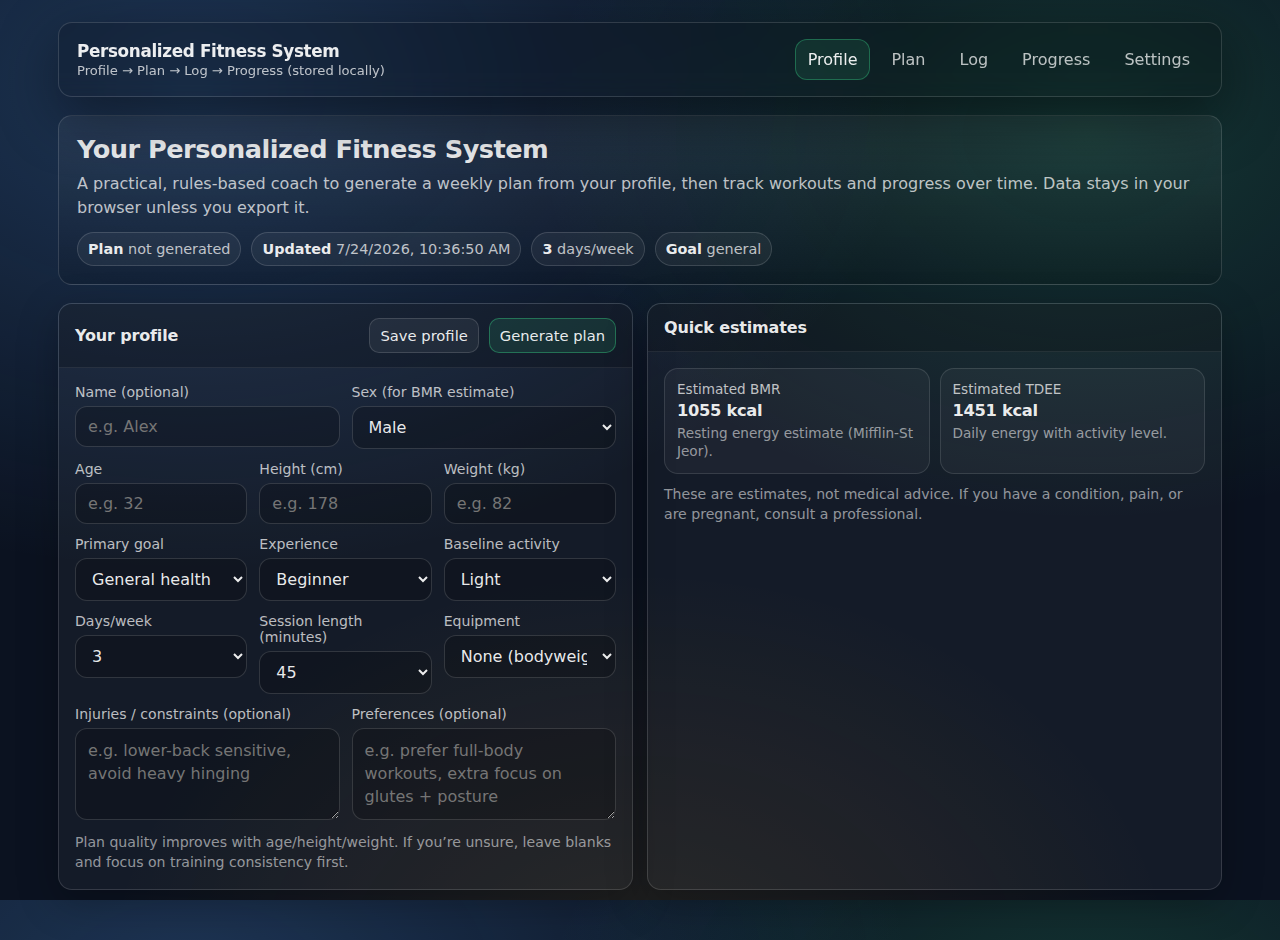
<file: personalized_fitness_system.html>
<!doctype html>
<html lang="en">
  <head>
    <meta charset="utf-8" />
    <meta name="viewport" content="width=device-width, initial-scale=1" />
    <title>Personalized Fitness System</title>
    <meta name="description" content="Personalized Fitness System (single-file build): profile intake, plan generator, workout + bodyweight logging, and progress charts." />
    <style>
/* Personalized Fitness System — minimal modern styles */
*, *::before, *::after { box-sizing: border-box; }

:root{
  --bg: #0b1220;
  --panel: rgba(255,255,255,0.06);
  --panel-2: rgba(255,255,255,0.10);
  --border: rgba(255,255,255,0.14);
  --text: rgba(255,255,255,0.92);
  --muted: rgba(255,255,255,0.72);
  --faint: rgba(255,255,255,0.55);
  --accent: #39d98a;
  --accent-2: #58a6ff;
  --warn: #ffb020;
  --danger: #ff4d4f;
  --shadow: 0 18px 60px rgba(0,0,0,0.45);
  --radius: 14px;
}

html, body { height: 100%; }
body{
  margin: 0;
  font-family: ui-sans-serif, system-ui, -apple-system, Segoe UI, Roboto, Helvetica, Arial, "Apple Color Emoji","Segoe UI Emoji";
  color: var(--text);
  background:
    radial-gradient(1200px 800px at 15% 10%, rgba(88,166,255,0.24), transparent 60%),
    radial-gradient(1000px 700px at 85% 15%, rgba(57,217,138,0.18), transparent 55%),
    radial-gradient(900px 700px at 50% 110%, rgba(255,176,32,0.10), transparent 60%),
    var(--bg);
}

a { color: inherit; }
button, input, select, textarea { font: inherit; color: inherit; }

.app{
  max-width: 1200px;
  margin: 0 auto;
  padding: 22px 18px 50px;
}

.topbar{
  display: flex;
  align-items: center;
  justify-content: space-between;
  gap: 16px;
  padding: 16px 18px;
  border: 1px solid var(--border);
  border-radius: var(--radius);
  background: rgba(0,0,0,0.20);
  box-shadow: var(--shadow);
  position: sticky;
  top: 12px;
  z-index: 50;
  backdrop-filter: blur(10px);
}

.brand{
  display:flex; flex-direction:column; gap: 2px;
}
.brand .title{
  font-weight: 800;
  letter-spacing: -0.02em;
  font-size: 1.05rem;
}
.brand .subtitle{
  font-size: 0.82rem;
  color: var(--muted);
}

.nav{
  display:flex;
  gap: 8px;
  flex-wrap: wrap;
  justify-content: flex-end;
}
.tab{
  border: 1px solid transparent;
  background: transparent;
  color: var(--muted);
  padding: 10px 12px;
  border-radius: 12px;
  cursor: pointer;
  transition: transform 120ms ease, background 120ms ease, border-color 120ms ease, color 120ms ease;
  user-select: none;
}
.tab:hover { transform: translateY(-1px); background: rgba(255,255,255,0.05); border-color: rgba(255,255,255,0.10); color: var(--text); }
.tab.active { background: rgba(57,217,138,0.10); border-color: rgba(57,217,138,0.35); color: var(--text); }

.actions{
  display:flex; gap: 10px; flex-wrap: wrap; justify-content: flex-end;
}

.btn{
  padding: 10px 12px;
  border-radius: 12px;
  border: 1px solid var(--border);
  background: rgba(255,255,255,0.06);
  cursor: pointer;
  transition: transform 120ms ease, background 120ms ease, border-color 120ms ease;
}
.btn:hover { transform: translateY(-1px); background: rgba(255,255,255,0.09); border-color: rgba(255,255,255,0.18); }
.btn.primary{ background: rgba(57,217,138,0.12); border-color: rgba(57,217,138,0.38); }
.btn.danger{ background: rgba(255,77,79,0.12); border-color: rgba(255,77,79,0.38); }
.btn.small{ padding: 8px 10px; border-radius: 10px; font-size: 0.92rem; }
.btn.syncOn{ background: rgba(88,166,255,0.12); border-color: rgba(88,166,255,0.40); }

.hero{
  margin-top: 18px;
  padding: 18px;
  border-radius: var(--radius);
  border: 1px solid var(--border);
  background: linear-gradient(180deg, rgba(255,255,255,0.06), rgba(0,0,0,0.12));
}
.hero h1{
  margin: 0 0 8px;
  font-size: 1.6rem;
  letter-spacing: -0.02em;
}
.hero p{
  margin: 0;
  color: var(--muted);
  line-height: 1.5;
}
.pillrow{
  margin-top: 12px;
  display: flex;
  gap: 10px;
  flex-wrap: wrap;
}
.pill{
  padding: 8px 10px;
  border-radius: 999px;
  border: 1px solid var(--border);
  background: rgba(255,255,255,0.05);
  color: var(--muted);
  font-size: 0.9rem;
}
.pill strong{ color: var(--text); font-weight: 800; }

.grid{
  margin-top: 18px;
  display:grid;
  grid-template-columns: 1fr;
  gap: 14px;
}
@media (min-width: 980px){
  .grid.two{ grid-template-columns: 1fr 1fr; }
  .grid.three{ grid-template-columns: 1.05fr 1fr 1fr; }
}

.card{
  border-radius: var(--radius);
  border: 1px solid var(--border);
  background: rgba(255,255,255,0.04);
  box-shadow: 0 12px 40px rgba(0,0,0,0.25);
  overflow: hidden;
}
.card .head{
  padding: 14px 16px;
  display:flex;
  align-items: center;
  justify-content: space-between;
  gap: 12px;
  background: rgba(0,0,0,0.20);
  border-bottom: 1px solid rgba(255,255,255,0.08);
}
.card .head .h{
  font-weight: 800;
  letter-spacing: -0.01em;
}
.card .body{ padding: 16px; }

.view{ display: none; }
.view.active{ display:block; }

.form{
  display: grid;
  grid-template-columns: 1fr;
  gap: 12px;
}
@media (min-width: 720px){
  .form.two{ grid-template-columns: 1fr 1fr; }
  .form.three{ grid-template-columns: 1fr 1fr 1fr; }
}
.field label{
  display:block;
  font-size: 0.88rem;
  color: var(--muted);
  margin-bottom: 6px;
}
.field input, .field select, .field textarea{
  width: 100%;
  border-radius: 12px;
  border: 1px solid rgba(255,255,255,0.14);
  background: rgba(0,0,0,0.20);
  padding: 10px 12px;
  outline: none;
}
.field input:focus, .field select:focus, .field textarea:focus{
  border-color: rgba(88,166,255,0.55);
  box-shadow: 0 0 0 4px rgba(88,166,255,0.14);
}
.field textarea{ min-height: 92px; resize: vertical; line-height: 1.45; }
.hint{ margin-top: 8px; color: var(--faint); font-size: 0.88rem; line-height: 1.45; }

.kpi{
  display:grid;
  grid-template-columns: 1fr;
  gap: 10px;
}
@media (min-width: 720px){ .kpi{ grid-template-columns: 1fr 1fr; } }
.k{
  padding: 12px 12px;
  border-radius: 14px;
  border: 1px solid rgba(255,255,255,0.12);
  background: rgba(255,255,255,0.04);
}
.k .l{ color: var(--muted); font-size: 0.85rem; }
.k .v{ font-weight: 900; letter-spacing: -0.02em; margin-top: 4px; font-size: 1.02rem; }
.k .s{ color: var(--faint); font-size: 0.85rem; margin-top: 4px; line-height: 1.35; }

.list{
  display:flex;
  flex-direction: column;
  gap: 10px;
}
.item{
  border: 1px solid rgba(255,255,255,0.12);
  border-radius: 14px;
  background: rgba(255,255,255,0.04);
  padding: 12px;
  display:flex;
  align-items: flex-start;
  justify-content: space-between;
  gap: 12px;
}
.item .meta{
  display:flex;
  flex-direction: column;
  gap: 4px;
}
.item .meta .t{ font-weight: 800; }
.item .meta .d{ color: var(--muted); font-size: 0.88rem; }
.item .meta .n{ color: var(--faint); font-size: 0.88rem; white-space: pre-wrap; }
.item .right{ display:flex; gap: 8px; align-items: center; }

.canvaswrap{
  border: 1px solid rgba(255,255,255,0.12);
  border-radius: 14px;
  background: rgba(0,0,0,0.18);
  padding: 12px;
}
canvas{ width: 100%; height: 220px; display:block; }

.toast{
  position: fixed;
  bottom: 16px;
  right: 16px;
  background: rgba(0,0,0,0.70);
  border: 1px solid rgba(255,255,255,0.16);
  color: var(--text);
  padding: 10px 12px;
  border-radius: 12px;
  box-shadow: var(--shadow);
  opacity: 0;
  transform: translateY(12px);
  transition: opacity 160ms ease, transform 160ms ease;
  z-index: 100;
  max-width: 520px;
}
.toast.show{ opacity: 1; transform: translateY(0); }

.modalOverlay{
  position: fixed;
  inset: 0;
  background: rgba(0,0,0,0.58);
  display: none;
  align-items: center;
  justify-content: center;
  padding: 18px;
  z-index: 200;
}
.modalOverlay.open{ display:flex; }
.modal{
  width: 100%;
  max-width: 760px;
  border-radius: 16px;
  background: rgba(11,18,32,0.95);
  border: 1px solid rgba(255,255,255,0.16);
  box-shadow: var(--shadow);
  overflow: hidden;
}
.modal .mhead{
  padding: 14px 16px;
  font-weight: 900;
  background: rgba(0,0,0,0.25);
  border-bottom: 1px solid rgba(255,255,255,0.10);
}
.modal .mbody{ padding: 16px; }
.modal .mfoot{
  padding: 12px 16px;
  border-top: 1px solid rgba(255,255,255,0.10);
  display:flex;
  justify-content: flex-end;
  gap: 10px;
}

.warn{
  color: rgba(255,176,32,0.95);
  font-weight: 800;
}
.dangerText{ color: rgba(255,77,79,0.95); font-weight: 800; }

.footer{
  margin-top: 26px;
  color: var(--faint);
  font-size: 0.86rem;
  line-height: 1.45;
}
    </style>
  </head>
  <body>
    <div class="app">
      <header class="topbar">
        <div class="brand">
          <div class="title">Personalized Fitness System</div>
          <div class="subtitle">Profile → Plan → Log → Progress (stored locally)</div>
        </div>
        <nav class="nav" aria-label="Primary">
          <button class="tab" id="tab-profile" type="button">Profile</button>
          <button class="tab" id="tab-plan" type="button">Plan</button>
          <button class="tab" id="tab-log" type="button">Log</button>
          <button class="tab" id="tab-progress" type="button">Progress</button>
          <button class="tab" id="tab-settings" type="button">Settings</button>
        </nav>
      </header>

      <section class="hero" aria-live="polite">
        <h1 id="heroTitle">Your Personalized Fitness System</h1>
        <p>
          A practical, rules-based coach to generate a weekly plan from your profile, then track workouts and progress over time.
          Data stays in your browser unless you export it.
        </p>
        <div class="pillrow">
          <div class="pill" id="pillPlan"><strong>Plan</strong> —</div>
          <div class="pill" id="pillUpdated"><strong>Updated</strong> —</div>
          <div class="pill" id="pillDays"><strong>—</strong> days/week</div>
          <div class="pill" id="pillGoal"><strong>Goal</strong> —</div>
        </div>
      </section>

      <section class="view" id="view-profile">
        <div class="grid two">
          <div class="card">
            <div class="head">
              <div class="h">Your profile</div>
              <div class="actions">
                <button class="btn small" type="button" id="btnSaveProfile">Save profile</button>
                <button class="btn small primary" type="button" id="btnGenerate">Generate plan</button>
              </div>
            </div>
            <div class="body">
              <div class="form two">
                <div class="field">
                  <label for="p_name">Name (optional)</label>
                  <input id="p_name" type="text" placeholder="e.g. Alex" autocomplete="name" />
                </div>
                <div class="field">
                  <label for="p_sex">Sex (for BMR estimate)</label>
                  <select id="p_sex">
                    <option value="male">Male</option>
                    <option value="female">Female</option>
                  </select>
                </div>
              </div>

              <div class="form three" style="margin-top:12px;">
                <div class="field">
                  <label for="p_age">Age</label>
                  <input id="p_age" type="number" inputmode="numeric" min="10" max="120" placeholder="e.g. 32" />
                </div>
                <div class="field">
                  <label for="p_height">Height (cm)</label>
                  <input id="p_height" type="number" inputmode="decimal" min="120" max="230" placeholder="e.g. 178" />
                </div>
                <div class="field">
                  <label for="p_weight">Weight (kg)</label>
                  <input id="p_weight" type="number" inputmode="decimal" min="35" max="250" placeholder="e.g. 82" />
                </div>
              </div>

              <div class="form three" style="margin-top:12px;">
                <div class="field">
                  <label for="p_goal">Primary goal</label>
                  <select id="p_goal">
                    <option value="general">General health</option>
                    <option value="fat_loss">Fat loss</option>
                    <option value="muscle_gain">Muscle gain</option>
                    <option value="endurance">Endurance</option>
                  </select>
                </div>
                <div class="field">
                  <label for="p_exp">Experience</label>
                  <select id="p_exp">
                    <option value="beginner">Beginner</option>
                    <option value="intermediate">Intermediate</option>
                    <option value="advanced">Advanced</option>
                  </select>
                </div>
                <div class="field">
                  <label for="p_activity">Baseline activity</label>
                  <select id="p_activity">
                    <option value="sedentary">Sedentary</option>
                    <option value="light">Light</option>
                    <option value="moderate">Moderate</option>
                    <option value="high">High</option>
                  </select>
                </div>
              </div>

              <div class="form three" style="margin-top:12px;">
                <div class="field">
                  <label for="p_days">Days/week</label>
                  <select id="p_days">
                    <option value="2">2</option>
                    <option value="3">3</option>
                    <option value="4">4</option>
                    <option value="5">5</option>
                    <option value="6">6</option>
                  </select>
                </div>
                <div class="field">
                  <label for="p_minutes">Session length (minutes)</label>
                  <select id="p_minutes">
                    <option value="30">30</option>
                    <option value="45">45</option>
                    <option value="60">60</option>
                    <option value="75">75</option>
                    <option value="90">90</option>
                  </select>
                </div>
                <div class="field">
                  <label for="p_eq">Equipment</label>
                  <select id="p_eq">
                    <option value="none">None (bodyweight)</option>
                    <option value="dumbbells">Dumbbells</option>
                    <option value="full_gym">Full gym</option>
                  </select>
                </div>
              </div>

              <div class="form two" style="margin-top:12px;">
                <div class="field">
                  <label for="p_injuries">Injuries / constraints (optional)</label>
                  <textarea id="p_injuries" placeholder="e.g. lower-back sensitive, avoid heavy hinging"></textarea>
                </div>
                <div class="field">
                  <label for="p_prefs">Preferences (optional)</label>
                  <textarea id="p_prefs" placeholder="e.g. prefer full-body workouts, extra focus on glutes + posture"></textarea>
                </div>
              </div>

              <div class="hint">
                Plan quality improves with age/height/weight. If you’re unsure, leave blanks and focus on training consistency first.
              </div>
            </div>
          </div>

          <div class="card">
            <div class="head">
              <div class="h">Quick estimates</div>
            </div>
            <div class="body">
              <div class="kpi" id="profileSummary"></div>
              <div class="hint" style="margin-top:10px;">
                These are estimates, not medical advice. If you have a condition, pain, or are pregnant, consult a professional.
              </div>
            </div>
          </div>
        </div>
      </section>

      <section class="view" id="view-plan">
        <div class="grid two">
          <div class="card">
            <div class="head">
              <div class="h">Your plan</div>
              <div class="actions">
                <button class="btn small" type="button" id="btnGenerate2">Regenerate</button>
              </div>
            </div>
            <div class="body" id="planWrap"></div>
          </div>

          <div class="card">
            <div class="head">
              <div class="h">How to use it</div>
            </div>
            <div class="body">
              <div class="list">
                <div class="item">
                  <div class="meta">
                    <div class="t">Train consistently</div>
                    <div class="d">Hit your weekly days. If you miss a day, resume—don’t “make up” with double sessions.</div>
                  </div>
                </div>
                <div class="item">
                  <div class="meta">
                    <div class="t">Progress slowly</div>
                    <div class="d">Add a little weight or reps only when sets feel solid with ~2–3 reps in reserve.</div>
                  </div>
                </div>
                <div class="item">
                  <div class="meta">
                    <div class="t">Track the basics</div>
                    <div class="d">Log workouts and bodyweight weekly. Small trends matter more than single-day spikes.</div>
                  </div>
                </div>
                <div class="item">
                  <div class="meta">
                    <div class="t">Adjust with data</div>
                    <div class="d">If weight is flat for 2–3 weeks, change calories by ~150–250/day or add steps.</div>
                  </div>
                </div>
              </div>
            </div>
          </div>
        </div>
      </section>

      <section class="view" id="view-log">
        <div class="grid two">
          <div class="card">
            <div class="head">
              <div class="h">Log workout</div>
            </div>
            <div class="body">
              <div class="form two">
                <div class="field">
                  <label for="w_date">Date</label>
                  <input id="w_date" type="date" />
                </div>
                <div class="field">
                  <label for="w_type">Type</label>
                  <select id="w_type">
                    <option value="strength">Strength</option>
                    <option value="cardio">Cardio</option>
                    <option value="mobility">Mobility</option>
                  </select>
                </div>
              </div>
              <div class="form two" style="margin-top:12px;">
                <div class="field">
                  <label for="w_title">Title (optional)</label>
                  <input id="w_title" type="text" placeholder="e.g. Full Body A" />
                </div>
                <div class="field">
                  <label for="w_minutes">Duration (minutes)</label>
                  <input id="w_minutes" type="number" inputmode="numeric" min="5" max="300" placeholder="e.g. 45" />
                </div>
              </div>
              <div class="form two" style="margin-top:12px;">
                <div class="field">
                  <label for="w_rpe">RPE (optional)</label>
                  <input id="w_rpe" type="number" inputmode="numeric" min="1" max="10" placeholder="1–10" />
                </div>
                <div class="field">
                  <label>&nbsp;</label>
                  <button class="btn primary" type="button" id="btnAddWorkout">Add workout</button>
                </div>
              </div>
              <div class="field" style="margin-top:12px;">
                <label for="w_notes">Notes (optional)</label>
                <textarea id="w_notes" placeholder="e.g. felt strong, increased squat by +2.5kg"></textarea>
              </div>
            </div>
          </div>

          <div class="card">
            <div class="head">
              <div class="h">Log body metrics</div>
            </div>
            <div class="body">
              <div class="form two">
                <div class="field">
                  <label for="b_date">Date</label>
                  <input id="b_date" type="date" />
                </div>
                <div class="field">
                  <label for="b_weight">Weight (kg)</label>
                  <input id="b_weight" type="number" inputmode="decimal" min="30" max="250" placeholder="e.g. 82.4" />
                </div>
              </div>
              <div class="form two" style="margin-top:12px;">
                <div class="field">
                  <label for="b_waist">Waist (cm) (optional)</label>
                  <input id="b_waist" type="number" inputmode="decimal" min="40" max="180" placeholder="e.g. 86" />
                </div>
                <div class="field">
                  <label>&nbsp;</label>
                  <button class="btn primary" type="button" id="btnAddBody">Add entry</button>
                </div>
              </div>
              <div class="field" style="margin-top:12px;">
                <label for="b_notes">Notes (optional)</label>
                <textarea id="b_notes" placeholder="e.g. morning weigh-in, after rest day"></textarea>
              </div>
            </div>
          </div>
        </div>

        <div class="grid two">
          <div class="card">
            <div class="head">
              <div class="h">Recent workouts</div>
            </div>
            <div class="body" id="workoutList"></div>
          </div>
          <div class="card">
            <div class="head">
              <div class="h">Recent body entries</div>
            </div>
            <div class="body" id="bodyList"></div>
          </div>
        </div>
      </section>

      <section class="view" id="view-progress">
        <div class="grid two">
          <div class="card">
            <div class="head">
              <div class="h">Weight trend</div>
            </div>
            <div class="body">
              <div class="canvaswrap">
                <canvas id="weightChart"></canvas>
              </div>
              <div class="hint">Tip: log weight 3–7x/week, then focus on weekly averages.</div>
            </div>
          </div>
          <div class="card">
            <div class="head">
              <div class="h">Workout consistency</div>
            </div>
            <div class="body">
              <div class="canvaswrap">
                <canvas id="workoutChart"></canvas>
              </div>
              <div class="hint">Consistency is the #1 predictor of results. Aim for your planned weekly frequency.</div>
            </div>
          </div>
        </div>
      </section>

      <section class="view" id="view-settings">
        <div class="grid two">
          <div class="card">
            <div class="head">
              <div class="h">Backup & data</div>
            </div>
            <div class="body">
              <div class="actions">
                <button class="btn" type="button" id="btnExport">Export backup</button>
                <button class="btn" type="button" id="btnImport">Import backup</button>
                <button class="btn" type="button" id="btnCloudSync">Sync</button>
                <button class="btn danger" type="button" id="btnReset">Reset everything</button>
              </div>
              <div class="hint" style="margin-top:10px;">
                Export creates a JSON file with your profile, plan, and logs. Import replaces current data with the file content.
              </div>
            </div>
          </div>

          <div class="card">
            <div class="head">
              <div class="h">About this MVP</div>
            </div>
            <div class="body">
              <div class="hint">
                This is a rules-based generator (not AI coaching). It’s designed to be safe-by-default and easy to extend.
                Next steps could include exercise libraries, progression tracking per lift, and meal planning templates.
              </div>
              <div class="footer">
                <div><strong>Privacy:</strong> stored in your browser <code>localStorage</code>.</div>
                <div><strong>Disclaimer:</strong> educational only; not medical advice.</div>
              </div>
            </div>
          </div>
        </div>
      </section>

      <div class="toast" id="toast" role="status" aria-live="polite"></div>

      <div class="modalOverlay" id="cloudOverlay" role="dialog" aria-modal="true" aria-labelledby="cloudTitle">
        <div class="modal">
          <div class="mhead" id="cloudTitle">☁ Cloud Sync (Firebase Realtime Database)</div>
          <div class="mbody">
            <div class="hint" style="margin-bottom:12px;">
              Sync your fitness data across devices using Firebase Realtime Database (REST). Use the same Firebase URL + Sync ID on each device.
            </div>
            <div class="form two">
              <div class="field">
                <label for="cloudSyncId">Sync ID</label>
                <input id="cloudSyncId" type="text" placeholder="e.g. my-fitness-2026" />
              </div>
              <div class="field">
                <label for="cloudDbUrl">Firebase Database URL</label>
                <input id="cloudDbUrl" type="text" placeholder="https://YOUR-PROJECT.firebaseio.com" />
              </div>
            </div>
            <div class="field" style="margin-top:12px;">
              <label for="cloudAuthToken">Auth token (optional)</label>
              <input id="cloudAuthToken" type="password" placeholder="Only needed if your Firebase rules block public access" />
              <div class="hint">If you see “Permission denied”, either add a token here or update Firebase RTDB Rules.</div>
            </div>
            <div class="field" style="margin-top:12px;">
              <label style="display:flex; gap:10px; align-items:center;">
                <input type="checkbox" id="cloudEnabled" />
                Enable cloud sync
              </label>
              <div class="hint">Note: this uses unauthenticated Firebase REST. Keep your Sync ID hard to guess, or add Firebase Auth later for real security.</div>
            </div>
          </div>
          <div class="mfoot">
            <button class="btn" type="button" id="cloudCancel">Close</button>
            <button class="btn primary" type="button" id="cloudSave">Save</button>
          </div>
        </div>
      </div>

      <div class="modalOverlay" id="modalOverlay" role="dialog" aria-modal="true" aria-labelledby="modalTitle">
        <div class="modal">
          <div class="mhead" id="modalTitle">Confirm</div>
          <div class="mbody" id="modalBody"></div>
          <div class="mfoot">
            <button class="btn" type="button" id="modalCancel">Cancel</button>
            <button class="btn danger" type="button" id="modalConfirm">Confirm</button>
          </div>
        </div>
      </div>
    </div>

    <script>
/* engine.js (inlined) */
(function (root, factory) {
  if (typeof module === "object" && typeof module.exports === "object") {
    module.exports = factory();
  } else {
    root.PFSEngine = factory();
  }
})(typeof self !== "undefined" ? self : this, function () {
  "use strict";

  const clamp = (n, lo, hi) => Math.min(hi, Math.max(lo, n));
  const round = (n, digits = 0) => {
    const p = Math.pow(10, digits);
    return Math.round(n * p) / p;
  };

  function normalizeProfile(profile) {
    const p = profile || {};
    return {
      name: (p.name || "").trim(),
      sex: p.sex === "female" ? "female" : "male",
      age: Number.isFinite(+p.age) ? clamp(+p.age, 10, 120) : null,
      heightCm: Number.isFinite(+p.heightCm) ? clamp(+p.heightCm, 120, 230) : null,
      weightKg: Number.isFinite(+p.weightKg) ? clamp(+p.weightKg, 35, 250) : null,
      goal: ["fat_loss", "muscle_gain", "endurance", "general"].includes(p.goal) ? p.goal : "general",
      experience: ["beginner", "intermediate", "advanced"].includes(p.experience) ? p.experience : "beginner",
      daysPerWeek: Number.isFinite(+p.daysPerWeek) ? clamp(Math.round(+p.daysPerWeek), 2, 6) : 3,
      sessionMinutes: Number.isFinite(+p.sessionMinutes) ? clamp(Math.round(+p.sessionMinutes), 20, 120) : 45,
      equipment: ["none", "dumbbells", "full_gym"].includes(p.equipment) ? p.equipment : "none",
      activityLevel: ["sedentary", "light", "moderate", "high"].includes(p.activityLevel) ? p.activityLevel : "light",
      injuries: (p.injuries || "").trim(),
      preferences: (p.preferences || "").trim(),
    };
  }

  function mifflinStJeorBmr({ sex, weightKg, heightCm, age }) {
    if (!weightKg || !heightCm || !age) return null;
    const base = 10 * weightKg + 6.25 * heightCm - 5 * age;
    return sex === "female" ? base - 161 : base + 5;
  }

  function activityFactor(level) {
    switch (level) {
      case "sedentary":
        return 1.2;
      case "light":
        return 1.375;
      case "moderate":
        return 1.55;
      case "high":
        return 1.725;
      default:
        return 1.375;
    }
  }

  function estimateTdee(profile) {
    const p = normalizeProfile(profile);
    const bmr = mifflinStJeorBmr(p);
    if (!bmr) return null;
    const tdee = bmr * activityFactor(p.activityLevel);
    return { bmr: round(bmr), tdee: round(tdee) };
  }

  function calorieTarget(goal, tdee) {
    if (!tdee) return null;
    switch (goal) {
      case "fat_loss":
        return round(tdee * 0.85);
      case "muscle_gain":
        return round(tdee * 1.08);
      case "endurance":
        return round(tdee * 1.05);
      case "general":
      default:
        return round(tdee);
    }
  }

  function macroTargets(profile) {
    const p = normalizeProfile(profile);
    const est = estimateTdee(p);
    if (!est || !p.weightKg) return null;

    const calories = calorieTarget(p.goal, est.tdee);
    const proteinPerKg =
      p.goal === "fat_loss" ? 1.8 :
      p.goal === "muscle_gain" ? 1.6 :
      p.goal === "endurance" ? 1.4 : 1.6;
    const fatPerKg = p.goal === "endurance" ? 0.7 : 0.8;

    const proteinG = round(p.weightKg * proteinPerKg);
    const fatG = round(p.weightKg * fatPerKg);
    const proteinCals = proteinG * 4;
    const fatCals = fatG * 9;
    const carbCals = Math.max(0, calories - proteinCals - fatCals);
    const carbsG = round(carbCals / 4);

    const calsFromMacros = proteinCals + fatCals + carbsG * 4;

    return {
      calories,
      proteinG,
      carbsG,
      fatG,
      bmr: est.bmr,
      tdee: est.tdee,
      note: calsFromMacros !== calories ? "Macros rounded; calories approximate." : "",
    };
  }

  function dayNames() {
    return ["Mon", "Tue", "Wed", "Thu", "Fri", "Sat", "Sun"];
  }

  function chooseSplit(profile) {
    const p = normalizeProfile(profile);
    const d = p.daysPerWeek;
    if (d <= 3) return "full_body";
    if (d === 4) return "upper_lower";
    if (d === 5) return "upper_lower_plus";
    return "ppl";
  }

  function templateExercises(equipment) {
    if (equipment === "full_gym") {
      return {
        squat: ["Back Squat", "Leg Press", "Goblet Squat"],
        hinge: ["Romanian Deadlift", "Deadlift (light)", "Hip Thrust"],
        push: ["Bench Press", "Incline DB Press", "Push-ups"],
        pull: ["Lat Pulldown", "Barbell Row", "Cable Row"],
        shoulders: ["Overhead Press", "DB Shoulder Press", "Lateral Raise"],
        core: ["Dead Bug", "Plank", "Cable Chop"],
        cardio: ["Incline Walk", "Bike", "Row Erg"],
      };
    }
    if (equipment === "dumbbells") {
      return {
        squat: ["Goblet Squat", "Split Squat", "DB Front Squat"],
        hinge: ["DB Romanian Deadlift", "Hip Hinge Good Morning", "Glute Bridge"],
        push: ["DB Floor Press", "Push-ups", "DB Incline Press (bench)"],
        pull: ["1-Arm DB Row", "Chest-Supported DB Row", "Band Row (if available)"],
        shoulders: ["DB Shoulder Press", "Lateral Raise", "Rear Delt Fly"],
        core: ["Plank", "Side Plank", "Hollow Hold"],
        cardio: ["Brisk Walk", "Jog", "Bike (if available)"],
      };
    }
    return {
      squat: ["Air Squat", "Split Squat", "Step-ups"],
      hinge: ["Hip Hinge", "Single-Leg RDL (bodyweight)", "Glute Bridge"],
      push: ["Push-ups", "Pike Push-ups", "Incline Push-ups"],
      pull: ["Doorway Row (towel)", "Isometric Row (towel)", "Prone Swimmer"],
      shoulders: ["Pike Push-ups", "Y-T-W Raises", "Scapular Push-ups"],
      core: ["Plank", "Dead Bug", "Hollow Hold"],
      cardio: ["Brisk Walk", "Intervals (walk/jog)", "Stairs"],
    };
  }

  function repScheme(experience, goal) {
    if (goal === "endurance") return { sets: "2–3", reps: "12–20", rest: "45–75s" };
    if (goal === "fat_loss") return { sets: "2–4", reps: "8–15", rest: "60–90s" };
    if (experience === "advanced") return { sets: "3–5", reps: "5–10", rest: "90–150s" };
    if (experience === "intermediate") return { sets: "3–4", reps: "6–12", rest: "75–120s" };
    return { sets: "2–3", reps: "8–12", rest: "60–90s" };
  }

  function cardioPrescription(goal, sessionMinutes) {
    if (goal === "muscle_gain") {
      return sessionMinutes >= 60
        ? "Optional: 1–2x/week Zone 2 (20–30 min) for recovery."
        : "Optional: light walks on rest days.";
    }
    if (goal === "endurance") return "2–4x/week: Zone 2 (30–45 min) + 1 interval day.";
    if (goal === "fat_loss") return "2–3x/week: Zone 2 (25–40 min) + 8–12k steps/day target.";
    return "2x/week: Zone 2 (20–30 min) + daily walks.";
  }

  function buildWeeklyTraining(profile) {
    const p = normalizeProfile(profile);
    const split = chooseSplit(p);
    const ex = templateExercises(p.equipment);
    const scheme = repScheme(p.experience, p.goal);
    const days = [];
    const names = dayNames();

    function strengthDay(title, focus, blocks) {
      return {
        kind: "strength",
        title,
        focus,
        durationMinutes: p.sessionMinutes,
        scheme,
        blocks,
      };
    }

    function restDay() {
      return {
        kind: "recovery",
        title: "Recovery",
        focus: "Mobility + easy movement",
        durationMinutes: Math.min(25, p.sessionMinutes),
        blocks: [
          { label: "Walk", items: ["Easy walk 20–30 min"] },
          { label: "Mobility", items: ["Hips + ankles 5 min", "Thoracic + shoulders 5 min"] },
        ],
      };
    }

    const pick = (arr, idx) => arr[idx % arr.length];
    const injuriesNote = p.injuries ? `Constraints: ${p.injuries}` : "";

    let dayTemplates = [];
    if (split === "full_body") {
      dayTemplates = [
        strengthDay("Full Body A", "Squat + Push + Pull", [
          { label: "Main", items: [pick(ex.squat, 0), pick(ex.push, 0), pick(ex.pull, 0)] },
          { label: "Accessory", items: [pick(ex.hinge, 0), pick(ex.shoulders, 1), pick(ex.core, 0)] },
          { label: "Finisher", items: [pick(ex.cardio, 0) + " 8–12 min (easy/moderate)"] },
        ]),
        restDay(),
        strengthDay("Full Body B", "Hinge + Pull + Push", [
          { label: "Main", items: [pick(ex.hinge, 1), pick(ex.pull, 1), pick(ex.push, 1)] },
          { label: "Accessory", items: [pick(ex.squat, 1), pick(ex.shoulders, 0), pick(ex.core, 1)] },
          { label: "Finisher", items: [pick(ex.cardio, 1) + " 8–12 min (easy/moderate)"] },
        ]),
        restDay(),
        strengthDay("Full Body C", "Squat + Upper", [
          { label: "Main", items: [pick(ex.squat, 2), pick(ex.push, 2), pick(ex.pull, 2)] },
          { label: "Accessory", items: [pick(ex.hinge, 2), pick(ex.shoulders, 2), pick(ex.core, 2)] },
          { label: "Finisher", items: [pick(ex.cardio, 2) + " 8–12 min (easy/moderate)"] },
        ]),
        restDay(),
        restDay(),
      ];
    } else if (split === "upper_lower") {
      dayTemplates = [
        strengthDay("Upper 1", "Push + Pull", [
          { label: "Main", items: [pick(ex.push, 0), pick(ex.pull, 0), pick(ex.shoulders, 0)] },
          { label: "Accessory", items: [pick(ex.pull, 1), pick(ex.core, 0)] },
        ]),
        strengthDay("Lower 1", "Squat + Hinge", [
          { label: "Main", items: [pick(ex.squat, 0), pick(ex.hinge, 0)] },
          { label: "Accessory", items: [pick(ex.core, 1), pick(ex.cardio, 0) + " 10 min easy"] },
        ]),
        restDay(),
        strengthDay("Upper 2", "Pull + Push", [
          { label: "Main", items: [pick(ex.pull, 2), pick(ex.push, 1), pick(ex.shoulders, 1)] },
          { label: "Accessory", items: [pick(ex.core, 2)] },
        ]),
        strengthDay("Lower 2", "Hinge + Squat", [
          { label: "Main", items: [pick(ex.hinge, 1), pick(ex.squat, 1)] },
          { label: "Accessory", items: [pick(ex.cardio, 1) + " 10 min easy"] },
        ]),
        restDay(),
        restDay(),
      ];
    } else if (split === "upper_lower_plus") {
      dayTemplates = [
        strengthDay("Upper 1", "Push + Pull", [
          { label: "Main", items: [pick(ex.push, 0), pick(ex.pull, 0), pick(ex.shoulders, 0)] },
          { label: "Accessory", items: [pick(ex.core, 0)] },
        ]),
        strengthDay("Lower 1", "Squat + Hinge", [
          { label: "Main", items: [pick(ex.squat, 0), pick(ex.hinge, 0)] },
          { label: "Accessory", items: [pick(ex.core, 1)] },
        ]),
        restDay(),
        strengthDay("Upper 2", "Pull + Push", [
          { label: "Main", items: [pick(ex.pull, 1), pick(ex.push, 1), pick(ex.shoulders, 1)] },
          { label: "Accessory", items: [pick(ex.core, 2)] },
        ]),
        strengthDay("Lower 2", "Hinge + Squat", [
          { label: "Main", items: [pick(ex.hinge, 1), pick(ex.squat, 1)] },
          { label: "Accessory", items: [pick(ex.cardio, 0) + " 10–15 min easy"] },
        ]),
        strengthDay("Conditioning", "Cardio + Mobility", [
          { label: "Cardio", items: [pick(ex.cardio, 2) + " 25–40 min Zone 2"] },
          { label: "Mobility", items: ["Hips + ankles 6 min", "T-spine + shoulders 6 min"] },
        ]),
        restDay(),
      ];
    } else {
      dayTemplates = [
        strengthDay("Push", "Chest + Shoulders + Triceps", [
          { label: "Main", items: [pick(ex.push, 0), pick(ex.shoulders, 0)] },
          { label: "Accessory", items: [pick(ex.push, 1), pick(ex.core, 0)] },
        ]),
        strengthDay("Pull", "Back + Biceps", [
          { label: "Main", items: [pick(ex.pull, 0), pick(ex.pull, 1)] },
          { label: "Accessory", items: [pick(ex.core, 1)] },
        ]),
        strengthDay("Legs", "Squat + Hinge", [
          { label: "Main", items: [pick(ex.squat, 0), pick(ex.hinge, 0)] },
          { label: "Accessory", items: [pick(ex.squat, 1), pick(ex.core, 2)] },
        ]),
        restDay(),
        strengthDay("Push (light)", "Hypertrophy + Pump", [
          { label: "Main", items: [pick(ex.push, 2), pick(ex.shoulders, 1)] },
          { label: "Accessory", items: [pick(ex.core, 0)] },
        ]),
        strengthDay("Pull (light)", "Hypertrophy + Posture", [
          { label: "Main", items: [pick(ex.pull, 2), pick(ex.shoulders, 2)] },
          { label: "Accessory", items: [pick(ex.core, 1)] },
        ]),
        strengthDay("Legs (light)", "Volume + Cardio", [
          { label: "Main", items: [pick(ex.hinge, 1), pick(ex.squat, 2)] },
          { label: "Accessory", items: [pick(ex.cardio, 1) + " 10–15 min easy"] },
        ]),
      ];
    }

    let strengthCount = 0;
    for (let i = 0; i < 7; i++) {
      const t = dayTemplates[i];
      if (t.kind === "strength" || t.kind === "conditioning") {
        if (strengthCount < p.daysPerWeek) {
          strengthCount++;
          days.push({ ...t, day: names[i], notes: injuriesNote });
        } else {
          days.push({ ...restDay(), day: names[i] });
        }
      } else {
        days.push({ ...t, day: names[i] });
      }
    }

    return {
      split,
      cardio: cardioPrescription(p.goal, p.sessionMinutes),
      progression: [
        "Pick a weight that leaves ~2–3 reps in reserve (RIR).",
        "When you hit the top of the rep range for all sets, add 2–5% load next time.",
        "If energy is low, keep the plan but reduce sets by 1 (minimum effective dose).",
      ],
      days,
    };
  }

  function generatePlan(profile) {
    const p = normalizeProfile(profile);
    const macros = macroTargets(p);
    const training = buildWeeklyTraining(p);
    const cautions = [];
    if (!p.age || !p.heightCm || !p.weightKg) cautions.push("Add age/height/weight for calorie + macro targets.");
    if (p.injuries) cautions.push("Injuries/constraints noted—consider professional guidance if pain is involved.");

    return {
      createdAt: new Date().toISOString(),
      profile: p,
      nutrition: macros
        ? {
            calories: macros.calories,
            proteinG: macros.proteinG,
            carbsG: macros.carbsG,
            fatG: macros.fatG,
            bmr: macros.bmr,
            tdee: macros.tdee,
            guidelines: [
              "Protein: spread across 3–5 meals; include 25–40g per meal.",
              "Fiber: target 25–35g/day (fruits, veg, legumes, whole grains).",
              "Hydration: 30–40 ml/kg/day; more if sweating heavily.",
              "Sleep: target 7–9 hours; keep wake time consistent.",
            ],
          }
        : {
            calories: null,
            proteinG: null,
            carbsG: null,
            fatG: null,
            bmr: null,
            tdee: null,
            guidelines: [
              "Add age/height/weight to get calorie + macro targets.",
              "Prioritize protein + plants + water; keep portions consistent.",
            ],
          },
      training,
      cautions,
      disclaimer:
        "This is a general, educational plan—no medical advice. If you have a medical condition or pain, talk to a qualified professional.",
    };
  }

  return {
    normalizeProfile,
    estimateTdee,
    macroTargets,
    generatePlan,
  };
});
    </script>

    <script>
/* app.js (inlined) */
(function () {
  "use strict";

  const STORAGE_KEY = "pfs-state";
  const STATE_VERSION = 1;
  const SYNC_CONFIG_KEY = "pfs-sync-config";
  const SHARED_SYNC_KEY = "universal-sync-config-v1";
  const DEFAULT_FIREBASE_DB_URL = "https://adeyinka-daniel-oluyole-default-rtdb.firebaseio.com";

  const $ = (sel) => document.querySelector(sel);
  const $$ = (sel) => Array.from(document.querySelectorAll(sel));

  function nowISODate() {
    const d = new Date();
    d.setMinutes(d.getMinutes() - d.getTimezoneOffset());
    return d.toISOString().slice(0, 10);
  }

  function defaultState() {
    return {
      version: STATE_VERSION,
      updatedAt: new Date().toISOString(),
      settings: {
        units: "metric",
      },
      profile: {
        name: "",
        sex: "male",
        age: "",
        heightCm: "",
        weightKg: "",
        goal: "general",
        experience: "beginner",
        daysPerWeek: 3,
        sessionMinutes: 45,
        equipment: "none",
        activityLevel: "light",
        injuries: "",
        preferences: "",
      },
      generated: {
        plan: null,
      },
      logs: {
        workouts: [],
        body: [],
      },
    };
  }

  function safeParse(json) {
    try {
      return JSON.parse(json);
    } catch {
      return null;
    }
  }

  function loadState() {
    const raw = localStorage.getItem(STORAGE_KEY);
    if (!raw) return defaultState();
    const parsed = safeParse(raw);
    if (!parsed || typeof parsed !== "object") return defaultState();
    return migrateState(parsed);
  }

  function migrateState(s) {
    const state = { ...defaultState(), ...s };
    state.version = STATE_VERSION;
    state.settings = { ...defaultState().settings, ...(s.settings || {}) };
    state.profile = { ...defaultState().profile, ...(s.profile || {}) };
    state.generated = { ...defaultState().generated, ...(s.generated || {}) };
    state.logs = { ...defaultState().logs, ...(s.logs || {}) };
    state.logs.workouts = Array.isArray(state.logs.workouts) ? state.logs.workouts : [];
    state.logs.body = Array.isArray(state.logs.body) ? state.logs.body : [];
    return state;
  }

  function saveState() {
    state.updatedAt = new Date().toISOString();
    localStorage.setItem(STORAGE_KEY, JSON.stringify(state));
    if (cloudEnabled()) scheduleCloudWrite();
  }

  /* ================================================================
    CLOUD SYNC (Firebase Realtime Database REST)
  ================================================================ */
  let _cloudPollTimer = null;
  let _cloudLastPayload = "";
  let _cloudWriteTimer = null;

  function getSyncConfigRaw(key) {
    try {
      const raw = localStorage.getItem(key);
      if (!raw) return null;
      const c = JSON.parse(raw);
      if (!c || typeof c !== "object") return null;
      if (!c.syncId || !c.databaseURL) return null;
      return { syncId: String(c.syncId), databaseURL: String(c.databaseURL), enabled: !!c.enabled, authToken: c.authToken ? String(c.authToken) : "" };
    } catch {
      return null;
    }
  }

  function getSyncConfig() {
    const own = getSyncConfigRaw(SYNC_CONFIG_KEY);
    if (own) return own;
    const shared = getSyncConfigRaw(SHARED_SYNC_KEY);
    return shared || null;
  }

  function cloudEnabled() {
    const cfg = getSyncConfig();
    return !!(cfg && cfg.enabled);
  }

  function cloudBaseUrl() {
    const cfg = getSyncConfig();
    if (!cfg || !cfg.enabled || !cfg.syncId || !cfg.databaseURL) return "";
    return cfg.databaseURL.replace(/\/+$/, "") + "/fitness/" + encodeURIComponent(cfg.syncId);
  }

  function cloudStateUrl() {
    const base = cloudBaseUrl();
    return base ? base + "/state.json" : "";
  }

  function withAuth(url) {
    const cfg = getSyncConfig();
    const token = cfg && cfg.authToken ? String(cfg.authToken) : "";
    if (!token) return url;
    return url + (url.includes("?") ? "&" : "?") + "auth=" + encodeURIComponent(token);
  }

  async function fetchWithRetry(url, options, retryOpts) {
    const attempts =
      retryOpts && Number.isFinite(retryOpts.attempts) ? Math.max(1, Math.floor(retryOpts.attempts)) : 3;
    const timeoutMs =
      retryOpts && Number.isFinite(retryOpts.timeoutMs) ? Math.max(1500, Math.floor(retryOpts.timeoutMs)) : 10000;
    let lastErr = null;

    for (let i = 0; i < attempts; i++) {
      const ctrl = new AbortController();
      const t = setTimeout(() => ctrl.abort(), timeoutMs);
      try {
        const r = await fetch(url, { cache: "no-store", ...(options || {}), signal: ctrl.signal });
        clearTimeout(t);
        return r;
      } catch (e) {
        clearTimeout(t);
        lastErr = e;
        if (i < attempts - 1) {
          const backoff = 350 * Math.pow(2, i) + Math.round(Math.random() * 140);
          await new Promise((res) => setTimeout(res, backoff));
        }
      }
    }
    throw lastErr || new Error("Network error");
  }

  async function cloudPutState(obj) {
    const url = cloudStateUrl();
    if (!url) return false;
    const r = await fetchWithRetry(withAuth(url), {
      method: "PUT",
      headers: { "Content-Type": "application/json" },
      body: JSON.stringify(obj),
    }, { attempts: 3, timeoutMs: 10000 });
    if (!r.ok) {
      let detail = "";
      try { detail = await r.text(); } catch {}
      if (r.status === 401 || r.status === 403) throw new Error("Permission denied (Firebase rules). Add an auth token or update RTDB Rules.");
      throw new Error("Cloud write failed (" + r.status + "): " + (detail || r.statusText || ""));
    }
    return true;
  }

  async function cloudGetState() {
    const url = cloudStateUrl();
    if (!url) return null;
    const r = await fetchWithRetry(withAuth(url), { method: "GET" }, { attempts: 3, timeoutMs: 10000 });
    if (!r.ok) {
      let detail = "";
      try { detail = await r.text(); } catch {}
      if (r.status === 401 || r.status === 403) throw new Error("Permission denied (Firebase rules). Add an auth token or update RTDB Rules.");
      throw new Error("Cloud read failed (" + r.status + "): " + (detail || r.statusText || ""));
    }
    return await r.json();
  }

  function scheduleCloudWrite() {
    clearTimeout(_cloudWriteTimer);
    _cloudWriteTimer = setTimeout(async () => {
      try {
        await cloudPutState(state);
        _cloudLastPayload = JSON.stringify(state || {});
      } catch {}
    }, 700);
  }

  function stopCloudPolling() {
    if (_cloudPollTimer) clearInterval(_cloudPollTimer);
    _cloudPollTimer = null;
  }

  async function pollCloudUpdates() {
    if (!cloudEnabled()) return;
    try {
      const remote = await cloudGetState();
      const payload = JSON.stringify(remote || {});
      const remoteMs = remote && remote.updatedAt ? Date.parse(remote.updatedAt) : 0;
      const localMs = state && state.updatedAt ? Date.parse(state.updatedAt) : 0;
      if (payload === _cloudLastPayload && !(localMs && (!remoteMs || localMs > remoteMs))) return;
      _cloudLastPayload = payload;
      if (remote && typeof remote === "object" && (!localMs || (remoteMs && remoteMs > localMs))) {
        state = migrateState(remote);
        localStorage.setItem(STORAGE_KEY, JSON.stringify(state));
        fillProfileForm();
        render();
        toast("☁ Synced from cloud");
      } else if (localMs && (!remoteMs || localMs > remoteMs)) {
        await cloudPutState(state);
      }
    } catch {}
  }

  function startCloudPolling() {
    stopCloudPolling();
    if (!cloudEnabled()) return;
    pollCloudUpdates();
    _cloudPollTimer = setInterval(pollCloudUpdates, 5000);
  }

  function setSyncButtonState() {
    const btn = $("#btnCloudSync");
    if (!btn) return;
    const on = cloudEnabled();
    btn.classList.toggle("syncOn", on);
    btn.textContent = on ? "Sync ✓" : "Sync";
  }

  function openCloudModal() {
    const cfgOwn = getSyncConfigRaw(SYNC_CONFIG_KEY);
    const cfg = cfgOwn || getSyncConfig() || { syncId: "", databaseURL: "", enabled: false };
    $("#cloudSyncId").value = cfg.syncId || "";
    $("#cloudDbUrl").value = cfg.databaseURL || DEFAULT_FIREBASE_DB_URL;
    const authEl = $("#cloudAuthToken");
    if (authEl) authEl.value = cfg.authToken || "";
    $("#cloudEnabled").checked = !!cfg.enabled;
    $("#cloudOverlay").classList.add("open");
  }

  function closeCloudModal() {
    $("#cloudOverlay").classList.remove("open");
  }

  async function saveCloudModal() {
    const syncId = ($("#cloudSyncId").value || "")
      .trim()
      .replace(/[^a-zA-Z0-9_-]/g, "-") || ("fitness-" + Date.now() + "-" + Math.random().toString(36).slice(2, 8));
    const databaseURL = ($("#cloudDbUrl").value || "").trim().replace(/\/+$/, "");
    const authToken = ($("#cloudAuthToken")?.value || "").trim();
    const enabled = !!$("#cloudEnabled").checked;

    if (enabled && !databaseURL) { toast("Enter Firebase Database URL"); return; }
    if (enabled && !/^https:\/\/.+(\.firebaseio\.com|\.firebasedatabase\.app)$/.test(databaseURL)) {
      toast("Use full Firebase Realtime Database URL");
      return;
    }

    const cfg = { syncId, databaseURL, enabled, authToken: authToken || "" };
    localStorage.setItem(SYNC_CONFIG_KEY, JSON.stringify(cfg));
    if (enabled) localStorage.setItem(SHARED_SYNC_KEY, JSON.stringify(cfg));

    if (enabled) {
      try {
        const base = cloudBaseUrl();
        const probeUrl = base + "/__probe__.json";
        const r = await fetchWithRetry(withAuth(probeUrl), { method: "PUT", headers: { "Content-Type": "application/json" }, body: JSON.stringify({ ok: 1, at: Date.now() }) }, { attempts: 3, timeoutMs: 10000 });
        if (!r.ok) throw new Error("Probe failed");
        // reconcile (download if newer, otherwise upload)
        let remote = null;
        try { remote = await cloudGetState(); } catch {}
        const remoteMs = remote && remote.updatedAt ? Date.parse(remote.updatedAt) : 0;
        const localMs = state && state.updatedAt ? Date.parse(state.updatedAt) : 0;
        if (remote && typeof remote === "object" && (!localMs || (remoteMs && remoteMs > localMs))) {
          state = migrateState(remote);
          localStorage.setItem(STORAGE_KEY, JSON.stringify(state));
          fillProfileForm();
          render();
        } else {
          await cloudPutState(state);
        }
        _cloudLastPayload = JSON.stringify(state || {});
        startCloudPolling();
        toast("☁ Cloud sync enabled");
        closeCloudModal();
      } catch (e) {
        localStorage.setItem(SYNC_CONFIG_KEY, JSON.stringify({ syncId, databaseURL, enabled: false }));
        $("#cloudEnabled").checked = false;
        toast("Cloud sync failed: " + (e && e.message ? e.message : "check URL/rules"));
      }
    } else {
      stopCloudPolling();
      _cloudLastPayload = "";
      closeCloudModal();
      toast("Cloud sync disabled");
    }

    setSyncButtonState();
  }

  function toast(msg) {
    const t = $("#toast");
    t.textContent = msg;
    t.classList.add("show");
    clearTimeout(toast._t);
    toast._t = setTimeout(() => t.classList.remove("show"), 2600);
  }

  function setView(name) {
    $$(".view").forEach((v) => v.classList.remove("active"));
    $$(".tab").forEach((t) => t.classList.remove("active"));
    $(`#view-${name}`).classList.add("active");
    $(`#tab-${name}`).classList.add("active");
    render();
  }

  function openModal(title, bodyNodeOrHtml) {
    $("#modalTitle").textContent = title;
    const body = $("#modalBody");
    body.innerHTML = "";
    if (typeof bodyNodeOrHtml === "string") body.innerHTML = bodyNodeOrHtml;
    else body.appendChild(bodyNodeOrHtml);
    $("#modalOverlay").classList.add("open");
  }
  function closeModal() {
    $("#modalOverlay").classList.remove("open");
  }

  function toMetricProfile(profile) {
    return { ...profile };
  }

  function readProfileFromForm() {
    const p = { ...state.profile };
    p.name = $("#p_name").value.trim();
    p.sex = $("#p_sex").value;
    p.age = $("#p_age").value;
    p.heightCm = $("#p_height").value;
    p.weightKg = $("#p_weight").value;
    p.goal = $("#p_goal").value;
    p.experience = $("#p_exp").value;
    p.daysPerWeek = Number($("#p_days").value);
    p.sessionMinutes = Number($("#p_minutes").value);
    p.equipment = $("#p_eq").value;
    p.activityLevel = $("#p_activity").value;
    p.injuries = $("#p_injuries").value.trim();
    p.preferences = $("#p_prefs").value.trim();
    return toMetricProfile(p);
  }

  function fillProfileForm() {
    const p = state.profile;
    $("#p_name").value = p.name || "";
    $("#p_sex").value = p.sex || "male";
    $("#p_age").value = p.age ?? "";
    $("#p_height").value = p.heightCm ?? "";
    $("#p_weight").value = p.weightKg ?? "";
    $("#p_goal").value = p.goal || "general";
    $("#p_exp").value = p.experience || "beginner";
    $("#p_days").value = String(p.daysPerWeek || 3);
    $("#p_minutes").value = String(p.sessionMinutes || 45);
    $("#p_eq").value = p.equipment || "none";
    $("#p_activity").value = p.activityLevel || "light";
    $("#p_injuries").value = p.injuries || "";
    $("#p_prefs").value = p.preferences || "";
  }

  function generatePlan() {
    state.profile = readProfileFromForm();
    const plan = PFSEngine.generatePlan(state.profile);
    state.generated.plan = plan;
    saveState();
    toast("Plan generated.");
    setView("plan");
  }

  function formatNumber(n, suffix = "") {
    if (n == null || n === "") return "—";
    if (!Number.isFinite(+n)) return "—";
    return `${Math.round(+n)}${suffix}`;
  }

  function renderHero() {
    const p = PFSEngine.normalizeProfile(state.profile);
    const name = p.name ? p.name : "Your";
    $("#heroTitle").textContent = `${name} Personalized Fitness System`;

    const hasPlan = !!state.generated.plan;
    const updated = state.updatedAt ? new Date(state.updatedAt) : null;
    $("#pillPlan").innerHTML = `<strong>Plan</strong> ${hasPlan ? "ready" : "not generated"}`;
    $("#pillUpdated").innerHTML = `<strong>Updated</strong> ${updated ? updated.toLocaleString() : "—"}`;
    $("#pillDays").innerHTML = `<strong>${p.daysPerWeek}</strong> days/week`;
    $("#pillGoal").innerHTML = `<strong>Goal</strong> ${p.goal.replace("_", " ")}`;
  }

  function renderPlanView() {
    const plan = state.generated.plan;
    const wrap = $("#planWrap");
    wrap.innerHTML = "";
    if (!plan) {
      wrap.innerHTML =
        `<div class="hint">No plan yet. Go to <strong>Profile</strong>, fill details, then hit <strong>Generate plan</strong>.</div>`;
      return;
    }

    const n = plan.nutrition || {};
    const kpi = document.createElement("div");
    kpi.className = "kpi";
    kpi.innerHTML = `
      <div class="k">
        <div class="l">Calories/day</div>
        <div class="v">${formatNumber(n.calories, " kcal")}</div>
        <div class="s">Based on BMR ${formatNumber(n.bmr)} and TDEE ${formatNumber(n.tdee)}.</div>
      </div>
      <div class="k">
        <div class="l">Macros/day</div>
        <div class="v">${formatNumber(n.proteinG, "g")} P • ${formatNumber(n.carbsG, "g")} C • ${formatNumber(n.fatG, "g")} F</div>
        <div class="s">Use as a target range; consistency beats perfection.</div>
      </div>
    `;

    const nut = document.createElement("div");
    nut.className = "card";
    nut.innerHTML = `
      <div class="head"><div class="h">Nutrition guidelines</div></div>
      <div class="body">
        <div class="list" id="nutList"></div>
        <div class="hint" style="margin-top:10px;">${plan.disclaimer}</div>
      </div>
    `;

    const nutList = nut.querySelector("#nutList");
    (n.guidelines || []).forEach((g) => {
      const it = document.createElement("div");
      it.className = "item";
      it.innerHTML = `<div class="meta"><div class="t">${escapeHtml(g)}</div></div>`;
      nutList.appendChild(it);
    });

    const train = document.createElement("div");
    train.className = "card";
    train.innerHTML = `
      <div class="head"><div class="h">Weekly training plan</div><div class="hint" style="margin:0;">Split: <strong>${escapeHtml(plan.training.split.replaceAll("_", " "))}</strong></div></div>
      <div class="body">
        <div class="hint"><strong>Cardio:</strong> ${escapeHtml(plan.training.cardio)}</div>
        <div class="hint" style="margin-top:8px;"><strong>Progression:</strong> ${escapeHtml((plan.training.progression || []).join(" "))}</div>
        <hr style="border:0;border-top:1px solid rgba(255,255,255,0.10);margin:14px 0;">
        <div class="list" id="dayList"></div>
      </div>
    `;
    const dayList = train.querySelector("#dayList");
    (plan.training.days || []).forEach((d) => {
      const blocks = (d.blocks || []).map((b) => {
        const items = (b.items || []).map((x) => `<li>${escapeHtml(x)}</li>`).join("");
        return `<div style="margin-top:8px;"><div class="hint" style="margin:0;"><strong>${escapeHtml(b.label)}</strong></div><ul style="margin:6px 0 0 18px;color:rgba(255,255,255,0.80);">${items}</ul></div>`;
      }).join("");
      const scheme = d.scheme ? `${d.scheme.sets} sets • ${d.scheme.reps} reps • rest ${d.scheme.rest}` : "";
      const note = d.notes ? `<div class="hint"><span class="warn">Note:</span> ${escapeHtml(d.notes)}</div>` : "";
      const it = document.createElement("div");
      it.className = "item";
      it.innerHTML = `
        <div class="meta">
          <div class="t">${escapeHtml(d.day)} — ${escapeHtml(d.title)}</div>
          <div class="d">${escapeHtml(d.focus || "")}${scheme ? ` • ${escapeHtml(scheme)}` : ""}</div>
          ${note}
          ${blocks}
        </div>
      `;
      dayList.appendChild(it);
    });

    if (plan.cautions && plan.cautions.length) {
      const c = document.createElement("div");
      c.className = "card";
      c.innerHTML = `
        <div class="head"><div class="h">Cautions</div></div>
        <div class="body">
          <div class="list" id="cautionList"></div>
        </div>
      `;
      const list = c.querySelector("#cautionList");
      plan.cautions.forEach((x) => {
        const it = document.createElement("div");
        it.className = "item";
        it.innerHTML = `<div class="meta"><div class="t"><span class="warn">Heads up:</span> ${escapeHtml(x)}</div></div>`;
        list.appendChild(it);
      });
      wrap.appendChild(kpi);
      wrap.appendChild(c);
      wrap.appendChild(train);
      wrap.appendChild(nut);
    } else {
      wrap.appendChild(kpi);
      wrap.appendChild(train);
      wrap.appendChild(nut);
    }
  }

  function addWorkoutFromForm() {
    const date = $("#w_date").value || nowISODate();
    const type = $("#w_type").value;
    const minutes = Number($("#w_minutes").value || 0);
    const rpe = Number($("#w_rpe").value || 0);
    const notes = $("#w_notes").value.trim();
    const title = $("#w_title").value.trim() || (type === "strength" ? "Strength session" : type === "cardio" ? "Cardio session" : "Mobility session");

    if (!minutes || minutes < 5) {
      toast("Add workout duration (min).");
      return;
    }

    state.logs.workouts.unshift({
      id: String(Date.now()),
      date,
      title,
      type,
      minutes,
      rpe: rpe ? rpe : null,
      notes,
      createdAt: new Date().toISOString(),
    });
    $("#w_title").value = "";
    $("#w_minutes").value = "";
    $("#w_rpe").value = "";
    $("#w_notes").value = "";
    saveState();
    toast("Workout logged.");
    renderLogs();
    renderCharts();
  }

  function addBodyEntryFromForm() {
    const date = $("#b_date").value || nowISODate();
    const weightKg = Number($("#b_weight").value || 0);
    const waistCm = Number($("#b_waist").value || 0);
    const notes = $("#b_notes").value.trim();

    if (!weightKg || weightKg < 30) {
      toast("Add body weight (kg).");
      return;
    }

    state.logs.body.unshift({
      id: String(Date.now()),
      date,
      weightKg,
      waistCm: waistCm ? waistCm : null,
      notes,
      createdAt: new Date().toISOString(),
    });
    $("#b_weight").value = "";
    $("#b_waist").value = "";
    $("#b_notes").value = "";
    saveState();
    toast("Body metrics saved.");
    renderLogs();
    renderCharts();
  }

  function deleteLog(kind, id) {
    if (kind === "workout") state.logs.workouts = state.logs.workouts.filter((x) => x.id !== id);
    if (kind === "body") state.logs.body = state.logs.body.filter((x) => x.id !== id);
    saveState();
    toast("Deleted.");
    renderLogs();
    renderCharts();
  }

  function renderLogs() {
    const w = $("#workoutList");
    const b = $("#bodyList");
    w.innerHTML = "";
    b.innerHTML = "";

    const workouts = state.logs.workouts.slice(0, 50);
    if (!workouts.length) {
      w.innerHTML = `<div class="hint">No workouts logged yet.</div>`;
    } else {
      workouts.forEach((x) => {
        const it = document.createElement("div");
        it.className = "item";
        it.innerHTML = `
          <div class="meta">
            <div class="t">${escapeHtml(x.title)}</div>
            <div class="d">${escapeHtml(x.date)} • ${escapeHtml(x.type)} • ${escapeHtml(String(x.minutes))} min${x.rpe ? ` • RPE ${escapeHtml(String(x.rpe))}` : ""}</div>
            ${x.notes ? `<div class="n">${escapeHtml(x.notes)}</div>` : ""}
          </div>
          <div class="right">
            <button class="btn small danger" data-del="workout:${escapeAttr(x.id)}">Delete</button>
          </div>
        `;
        w.appendChild(it);
      });
    }

    const body = state.logs.body.slice(0, 50);
    if (!body.length) {
      b.innerHTML = `<div class="hint">No body metrics yet (weight/waist).</div>`;
    } else {
      body.forEach((x) => {
        const it = document.createElement("div");
        it.className = "item";
        it.innerHTML = `
          <div class="meta">
            <div class="t">${escapeHtml(x.date)}</div>
            <div class="d">${escapeHtml(String(Math.round(x.weightKg)))} kg${x.waistCm ? ` • ${escapeHtml(String(Math.round(x.waistCm)))} cm waist` : ""}</div>
            ${x.notes ? `<div class="n">${escapeHtml(x.notes)}</div>` : ""}
          </div>
          <div class="right">
            <button class="btn small danger" data-del="body:${escapeAttr(x.id)}">Delete</button>
          </div>
        `;
        b.appendChild(it);
      });
    }
  }

  function renderCharts() {
    drawWeightChart($("#weightChart"), state.logs.body);
    drawWorkoutsChart($("#workoutChart"), state.logs.workouts);
  }

  function drawAxes(ctx, w, h) {
    ctx.strokeStyle = "rgba(255,255,255,0.12)";
    ctx.lineWidth = 1;
    ctx.beginPath();
    ctx.moveTo(36, 12);
    ctx.lineTo(36, h - 26);
    ctx.lineTo(w - 12, h - 26);
    ctx.stroke();
  }

  function drawWeightChart(canvas, entries) {
    if (!canvas) return;
    const ctx = canvas.getContext("2d");
    const w = (canvas.width = canvas.clientWidth * devicePixelRatio);
    const h = (canvas.height = canvas.clientHeight * devicePixelRatio);
    ctx.clearRect(0, 0, w, h);
    drawAxes(ctx, w, h);

    const pts = (entries || [])
      .map((e) => ({ date: e.date, y: Number(e.weightKg) }))
      .filter((p) => Number.isFinite(p.y))
      .sort((a, b) => a.date.localeCompare(b.date));

    ctx.fillStyle = "rgba(255,255,255,0.70)";
    ctx.font = `${12 * devicePixelRatio}px ui-sans-serif, system-ui`;
    ctx.fillText("Weight (kg)", 12 * devicePixelRatio, 16 * devicePixelRatio);

    if (pts.length < 2) {
      ctx.fillStyle = "rgba(255,255,255,0.55)";
      ctx.fillText("Log at least 2 entries to see a trend.", 12 * devicePixelRatio, 36 * devicePixelRatio);
      return;
    }

    const minY = Math.min(...pts.map((p) => p.y));
    const maxY = Math.max(...pts.map((p) => p.y));
    const pad = Math.max(1, (maxY - minY) * 0.12);
    const y0 = minY - pad;
    const y1 = maxY + pad;

    const xLeft = 36 * devicePixelRatio;
    const xRight = w - 12 * devicePixelRatio;
    const yTop = 12 * devicePixelRatio;
    const yBottom = h - 26 * devicePixelRatio;

    const xFor = (i) => xLeft + (i / (pts.length - 1)) * (xRight - xLeft);
    const yFor = (val) => yBottom - ((val - y0) / (y1 - y0)) * (yBottom - yTop);

    ctx.strokeStyle = "rgba(57,217,138,0.85)";
    ctx.lineWidth = 2 * devicePixelRatio;
    ctx.beginPath();
    pts.forEach((p, i) => {
      const x = xFor(i);
      const y = yFor(p.y);
      if (i === 0) ctx.moveTo(x, y);
      else ctx.lineTo(x, y);
    });
    ctx.stroke();

    ctx.fillStyle = "rgba(57,217,138,0.95)";
    pts.forEach((p, i) => {
      const x = xFor(i);
      const y = yFor(p.y);
      ctx.beginPath();
      ctx.arc(x, y, 3.2 * devicePixelRatio, 0, Math.PI * 2);
      ctx.fill();
    });

    ctx.fillStyle = "rgba(255,255,255,0.60)";
    ctx.fillText(String(Math.round(maxY)), 6 * devicePixelRatio, yFor(maxY) + 4 * devicePixelRatio);
    ctx.fillText(String(Math.round(minY)), 6 * devicePixelRatio, yFor(minY) + 4 * devicePixelRatio);
  }

  function weekKey(isoDate) {
    const d = new Date(isoDate + "T00:00:00Z");
    if (Number.isNaN(d.getTime())) return null;
    const day = (d.getUTCDay() + 6) % 7;
    d.setUTCDate(d.getUTCDate() - day + 3);
    const firstThursday = new Date(Date.UTC(d.getUTCFullYear(), 0, 4));
    const firstDay = (firstThursday.getUTCDay() + 6) % 7;
    firstThursday.setUTCDate(firstThursday.getUTCDate() - firstDay + 3);
    const week = 1 + Math.round((d - firstThursday) / (7 * 24 * 3600 * 1000));
    return `${d.getUTCFullYear()}-W${String(week).padStart(2, "0")}`;
  }

  function drawWorkoutsChart(canvas, workouts) {
    if (!canvas) return;
    const ctx = canvas.getContext("2d");
    const w = (canvas.width = canvas.clientWidth * devicePixelRatio);
    const h = (canvas.height = canvas.clientHeight * devicePixelRatio);
    ctx.clearRect(0, 0, w, h);
    drawAxes(ctx, w, h);

    ctx.fillStyle = "rgba(255,255,255,0.70)";
    ctx.font = `${12 * devicePixelRatio}px ui-sans-serif, system-ui`;
    ctx.fillText("Workouts/week", 12 * devicePixelRatio, 16 * devicePixelRatio);

    const map = new Map();
    (workouts || []).forEach((x) => {
      const k = weekKey(x.date);
      if (!k) return;
      map.set(k, (map.get(k) || 0) + 1);
    });
    const keys = Array.from(map.keys()).sort();
    if (keys.length < 2) {
      ctx.fillStyle = "rgba(255,255,255,0.55)";
      ctx.fillText("Log workouts across at least 2 weeks to see a trend.", 12 * devicePixelRatio, 36 * devicePixelRatio);
      return;
    }

    const vals = keys.map((k) => map.get(k));
    const maxV = Math.max(...vals, 1);
    const xLeft = 36 * devicePixelRatio;
    const xRight = w - 12 * devicePixelRatio;
    const yTop = 12 * devicePixelRatio;
    const yBottom = h - 26 * devicePixelRatio;
    const xFor = (i) => xLeft + (i / (keys.length - 1)) * (xRight - xLeft);
    const yFor = (val) => yBottom - (val / maxV) * (yBottom - yTop);

    ctx.strokeStyle = "rgba(88,166,255,0.85)";
    ctx.lineWidth = 2 * devicePixelRatio;
    ctx.beginPath();
    vals.forEach((v, i) => {
      const x = xFor(i);
      const y = yFor(v);
      if (i === 0) ctx.moveTo(x, y);
      else ctx.lineTo(x, y);
    });
    ctx.stroke();

    ctx.fillStyle = "rgba(88,166,255,0.95)";
    vals.forEach((v, i) => {
      const x = xFor(i);
      const y = yFor(v);
      ctx.beginPath();
      ctx.arc(x, y, 3.2 * devicePixelRatio, 0, Math.PI * 2);
      ctx.fill();
    });

    ctx.fillStyle = "rgba(255,255,255,0.60)";
    ctx.fillText(String(maxV), 6 * devicePixelRatio, yFor(maxV) + 4 * devicePixelRatio);
    ctx.fillText("0", 12 * devicePixelRatio, yFor(0) + 4 * devicePixelRatio);
  }

  function escapeHtml(s) {
    return String(s || "")
      .replaceAll("&", "&amp;")
      .replaceAll("<", "&lt;")
      .replaceAll(">", "&gt;")
      .replaceAll('"', "&quot;");
  }
  function escapeAttr(s) {
    return escapeHtml(s).replaceAll("'", "&#39;");
  }

  function openExport() {
    const blob = new Blob([JSON.stringify(state, null, 2)], { type: "application/json" });
    const url = URL.createObjectURL(blob);
    const a = document.createElement("a");
    a.href = url;
    a.download = `pfs-backup-${new Date().toISOString().slice(0, 10)}.json`;
    a.click();
    URL.revokeObjectURL(url);
    toast("Exported backup.");
  }

  function openImport() {
    const input = document.createElement("input");
    input.type = "file";
    input.accept = "application/json,.json";
    input.onchange = (e) => {
      const file = e.target.files[0];
      if (!file) return;
      const reader = new FileReader();
      reader.onload = () => {
        const parsed = safeParse(reader.result);
        if (!parsed) {
          toast("Invalid JSON file.");
          return;
        }
        state = migrateState(parsed);
        saveState();
        fillProfileForm();
        toast("Imported.");
        render();
      };
      reader.readAsText(file);
    };
    input.click();
  }

  function resetAll() {
    openModal(
      "Reset everything?",
      `<div class="hint">This will delete your profile, plan, and logs from this browser.</div>
       <div class="hint"><span class="dangerText">This cannot be undone.</span> Export a backup first if you want to keep your data.</div>`
    );
    $("#modalConfirm").onclick = () => {
      localStorage.removeItem(STORAGE_KEY);
      state = defaultState();
      saveState();
      fillProfileForm();
      closeModal();
      toast("Reset complete.");
      setView("profile");
    };
  }

  function renderProfileSummary() {
    const p = PFSEngine.normalizeProfile(state.profile);
    const est = PFSEngine.estimateTdee(p);
    $("#profileSummary").innerHTML = `
      <div class="k">
        <div class="l">Estimated BMR</div>
        <div class="v">${est ? formatNumber(est.bmr, " kcal") : "—"}</div>
        <div class="s">Resting energy estimate (Mifflin-St Jeor).</div>
      </div>
      <div class="k">
        <div class="l">Estimated TDEE</div>
        <div class="v">${est ? formatNumber(est.tdee, " kcal") : "—"}</div>
        <div class="s">Daily energy with activity level.</div>
      </div>
    `;
  }

  function render() {
    renderHero();
    const active = $(".view.active")?.id || "";
    if (active === "view-profile") renderProfileSummary();
    if (active === "view-plan") renderPlanView();
    if (active === "view-log") renderLogs();
    if (active === "view-progress") renderCharts();
  }

  function wireEvents() {
    ["profile", "plan", "log", "progress", "settings"].forEach((name) => {
      $(`#tab-${name}`).addEventListener("click", () => setView(name));
    });

    $("#btnGenerate").addEventListener("click", generatePlan);
    $("#btnSaveProfile").addEventListener("click", () => {
      state.profile = readProfileFromForm();
      saveState();
      toast("Profile saved.");
      renderProfileSummary();
    });
    $$("#view-profile input, #view-profile select, #view-profile textarea").forEach((el) => {
      el.addEventListener("change", () => {
        state.profile = readProfileFromForm();
        saveState();
        renderProfileSummary();
      });
    });

    $("#w_date").value = nowISODate();
    $("#b_date").value = nowISODate();
    $("#btnAddWorkout").addEventListener("click", addWorkoutFromForm);
    $("#btnAddBody").addEventListener("click", addBodyEntryFromForm);
    $("#view-log").addEventListener("click", (e) => {
      const btn = e.target.closest?.("[data-del]");
      if (!btn) return;
      const [kind, id] = btn.getAttribute("data-del").split(":");
      deleteLog(kind, id);
    });

    window.addEventListener("resize", () => {
      if ($("#view-progress").classList.contains("active")) renderCharts();
    });

    $("#btnExport").addEventListener("click", openExport);
    $("#btnImport").addEventListener("click", openImport);
    $("#btnReset").addEventListener("click", resetAll);
    $("#btnCloudSync").addEventListener("click", openCloudModal);

    $("#cloudCancel").addEventListener("click", closeCloudModal);
    $("#cloudSave").addEventListener("click", saveCloudModal);
    $("#cloudOverlay").addEventListener("click", (e) => {
      if (e.target && e.target.id === "cloudOverlay") closeCloudModal();
    });
    window.addEventListener("keydown", (e) => {
      if (e.key === "Escape") closeCloudModal();
    });

    $("#modalCancel").addEventListener("click", () => {
      closeModal();
      $("#modalConfirm").onclick = null;
    });
    $("#modalConfirm").addEventListener("click", () => {
      if (typeof $("#modalConfirm").onclick === "function") $("#modalConfirm").onclick();
    });
  }

  let state = loadState();

  window.addEventListener("DOMContentLoaded", () => {
    fillProfileForm();
    wireEvents();
    setView("profile");
    render();
    setSyncButtonState();
    startCloudPolling();

    const btn = document.getElementById("btnGenerate2");
    if (btn) btn.addEventListener("click", () => document.getElementById("btnGenerate")?.click());
  });
})();
    </script>
  </body>
</html>
</file>
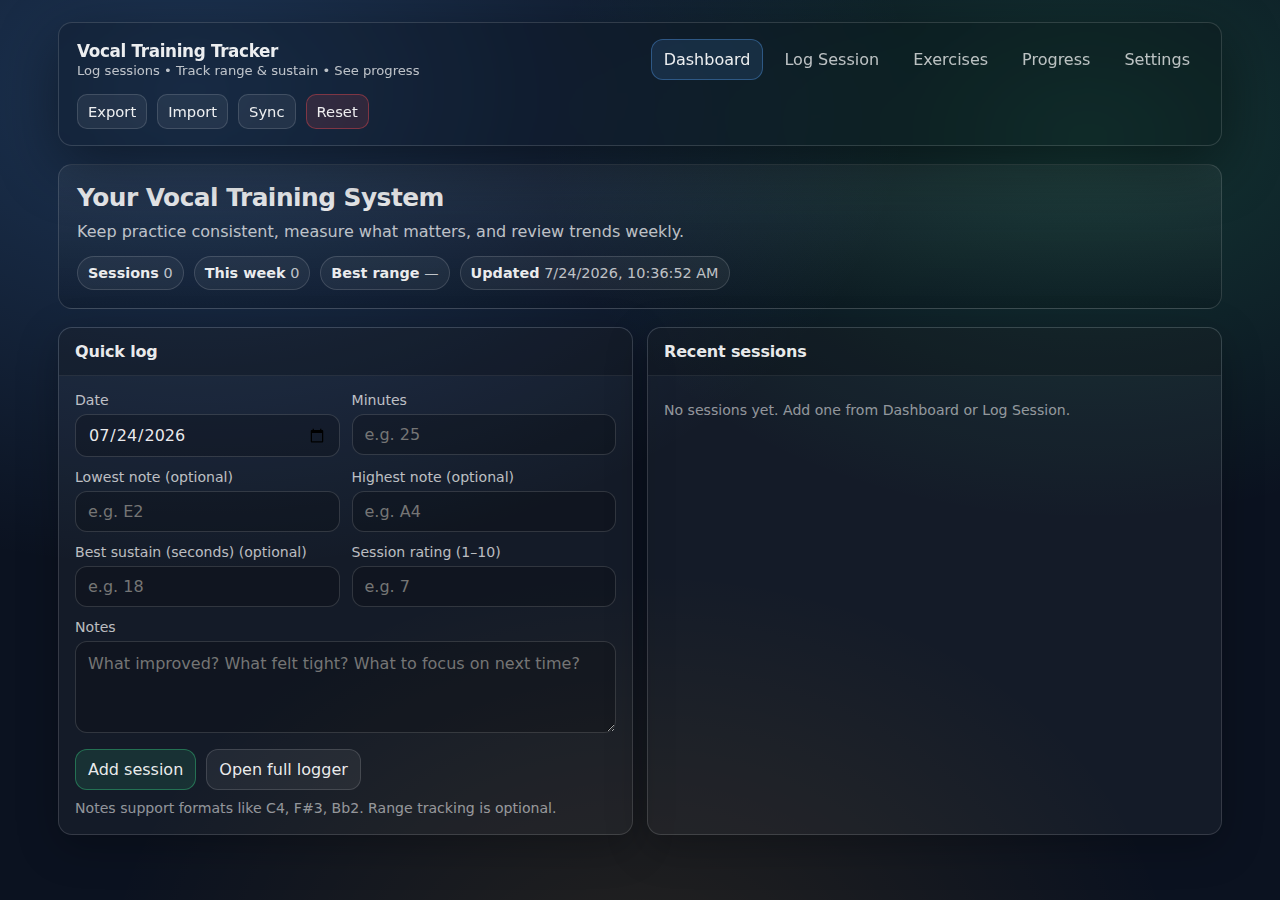
<file: vocal_training_tracker.html>
<!doctype html>
<html lang="en">
  <head>
    <meta charset="utf-8" />
    <meta name="viewport" content="width=device-width, initial-scale=1" />
    <title>Vocal Training Tracker</title>
    <meta name="description" content="Track your vocal training: practice sessions, exercises, range/sustain metrics, and progress charts. Stored locally with export/import." />
    <style>
      *, *::before, *::after { box-sizing: border-box; }
      :root{
        --bg: #0b1220;
        --panel: rgba(255,255,255,0.06);
        --panel2: rgba(255,255,255,0.10);
        --border: rgba(255,255,255,0.14);
        --text: rgba(255,255,255,0.92);
        --muted: rgba(255,255,255,0.72);
        --faint: rgba(255,255,255,0.55);
        --accent: #39d98a;
        --accent2: #58a6ff;
        --warn: #ffb020;
        --danger: #ff4d4f;
        --shadow: 0 18px 60px rgba(0,0,0,0.45);
        --radius: 14px;
      }
      html, body { height: 100%; }
      body{
        margin: 0;
        font-family: ui-sans-serif, system-ui, -apple-system, Segoe UI, Roboto, Helvetica, Arial;
        color: var(--text);
        background:
          radial-gradient(1200px 800px at 15% 10%, rgba(88,166,255,0.24), transparent 60%),
          radial-gradient(1000px 700px at 85% 15%, rgba(57,217,138,0.18), transparent 55%),
          radial-gradient(900px 700px at 50% 110%, rgba(255,176,32,0.10), transparent 60%),
          var(--bg);
      }
      button, input, select, textarea { font: inherit; color: inherit; }
      a { color: inherit; }

      .app{ max-width: 1200px; margin: 0 auto; padding: 22px 18px 48px; }
      .topbar{
        display:flex; align-items:center; justify-content: space-between; gap: 14px; flex-wrap: wrap;
        padding: 16px 18px; border: 1px solid var(--border); border-radius: var(--radius);
        background: rgba(0,0,0,0.20); box-shadow: var(--shadow);
        position: sticky; top: 12px; z-index: 50; backdrop-filter: blur(10px);
      }
      .brand{ display:flex; flex-direction: column; gap: 2px; min-width: 240px; }
      .brand .title{ font-weight: 900; letter-spacing:-0.02em; font-size: 1.05rem; }
      .brand .sub{ color: var(--muted); font-size: 0.82rem; }

      .nav{ display:flex; gap: 8px; flex-wrap: wrap; justify-content: flex-end; }
      .tab{
        border: 1px solid transparent; background: transparent; color: var(--muted);
        padding: 10px 12px; border-radius: 12px; cursor: pointer;
        transition: transform 120ms ease, background 120ms ease, border-color 120ms ease, color 120ms ease;
        user-select: none;
      }
      .tab:hover{ transform: translateY(-1px); background: rgba(255,255,255,0.05); border-color: rgba(255,255,255,0.10); color: var(--text); }
      .tab.active{ background: rgba(88,166,255,0.12); border-color: rgba(88,166,255,0.35); color: var(--text); }

      .actions{ display:flex; gap: 10px; flex-wrap: wrap; justify-content: flex-end; }
      .btn{
        padding: 10px 12px; border-radius: 12px;
        border: 1px solid var(--border); background: rgba(255,255,255,0.06);
        cursor: pointer; transition: transform 120ms ease, background 120ms ease, border-color 120ms ease;
      }
      .btn:hover{ transform: translateY(-1px); background: rgba(255,255,255,0.09); border-color: rgba(255,255,255,0.18); }
      .btn.primary{ background: rgba(57,217,138,0.12); border-color: rgba(57,217,138,0.38); }
      .btn.danger{ background: rgba(255,77,79,0.12); border-color: rgba(255,77,79,0.38); }
      .btn.small{ padding: 8px 10px; border-radius: 10px; font-size: 0.92rem; }

      .hero{
        margin-top: 18px; padding: 18px; border-radius: var(--radius); border: 1px solid var(--border);
        background: linear-gradient(180deg, rgba(255,255,255,0.06), rgba(0,0,0,0.12));
      }
      .hero h1{ margin: 0 0 8px; font-size: 1.55rem; letter-spacing:-0.02em; }
      .hero p{ margin: 0; color: var(--muted); line-height: 1.5; }
      .pillrow{ margin-top: 12px; display:flex; gap: 10px; flex-wrap: wrap; }
      .pill{
        padding: 8px 10px; border-radius: 999px; border: 1px solid var(--border);
        background: rgba(255,255,255,0.05); color: var(--muted); font-size: 0.9rem;
      }
      .pill strong{ color: var(--text); font-weight: 900; }

      .view{ display:none; }
      .view.active{ display:block; }
      .grid{ margin-top: 18px; display:grid; grid-template-columns: 1fr; gap: 14px; }
      @media (min-width: 980px){ .grid.two{ grid-template-columns: 1fr 1fr; } .grid.three{ grid-template-columns: 1.05fr 1fr 1fr; } }
      .card{
        border-radius: var(--radius); border: 1px solid var(--border);
        background: rgba(255,255,255,0.04);
        box-shadow: 0 12px 40px rgba(0,0,0,0.25);
        overflow:hidden;
      }
      .card .head{
        padding: 14px 16px; display:flex; align-items:center; justify-content: space-between; gap: 12px;
        background: rgba(0,0,0,0.20); border-bottom: 1px solid rgba(255,255,255,0.08);
      }
      .card .head .h{ font-weight: 900; letter-spacing:-0.01em; }
      .card .body{ padding: 16px; }

      .form{ display:grid; grid-template-columns: 1fr; gap: 12px; }
      @media (min-width: 720px){ .form.two{ grid-template-columns: 1fr 1fr; } .form.three{ grid-template-columns: 1fr 1fr 1fr; } }
      .field label{ display:block; font-size: 0.88rem; color: var(--muted); margin-bottom: 6px; }
      .field input, .field select, .field textarea{
        width: 100%; border-radius: 12px; border: 1px solid rgba(255,255,255,0.14);
        background: rgba(0,0,0,0.20); padding: 10px 12px; outline: none;
      }
      .field input:focus, .field select:focus, .field textarea:focus{
        border-color: rgba(88,166,255,0.55);
        box-shadow: 0 0 0 4px rgba(88,166,255,0.14);
      }
      .field textarea{ min-height: 92px; resize: vertical; line-height: 1.45; }
      .hint{ margin-top: 8px; color: var(--faint); font-size: 0.88rem; line-height: 1.45; }

      .list{ display:flex; flex-direction: column; gap: 10px; }
      .item{
        border: 1px solid rgba(255,255,255,0.12);
        border-radius: 14px;
        background: rgba(255,255,255,0.04);
        padding: 12px;
        display:flex; align-items:flex-start; justify-content: space-between; gap: 12px;
      }
      .item .meta{ display:flex; flex-direction: column; gap: 4px; }
      .item .meta .t{ font-weight: 900; }
      .item .meta .d{ color: var(--muted); font-size: 0.88rem; }
      .item .meta .n{ color: var(--faint); font-size: 0.88rem; white-space: pre-wrap; }
      .item .right{ display:flex; gap: 8px; align-items:center; }

      .canvaswrap{
        border: 1px solid rgba(255,255,255,0.12);
        border-radius: 14px;
        background: rgba(0,0,0,0.18);
        padding: 12px;
      }
      canvas{ width: 100%; height: 220px; display:block; }

      .toast{
        position: fixed; bottom: 16px; right: 16px;
        background: rgba(0,0,0,0.70); border: 1px solid rgba(255,255,255,0.16);
        color: var(--text); padding: 10px 12px; border-radius: 12px; box-shadow: var(--shadow);
        opacity: 0; transform: translateY(12px);
        transition: opacity 160ms ease, transform 160ms ease;
        z-index: 100; max-width: 520px;
      }
      .toast.show{ opacity:1; transform: translateY(0); }

      .btn.syncOn{ background: rgba(88,166,255,0.12); border-color: rgba(88,166,255,0.40); }

      .modalOverlay{
        position: fixed;
        inset: 0;
        background: rgba(0,0,0,0.58);
        display: none;
        align-items: center;
        justify-content: center;
        padding: 18px;
        z-index: 200;
      }
      .modalOverlay.open{ display:flex; }
      .modal{
        width: 100%;
        max-width: 760px;
        border-radius: 16px;
        background: rgba(11,18,32,0.95);
        border: 1px solid rgba(255,255,255,0.16);
        box-shadow: var(--shadow);
        overflow: hidden;
      }
      .modal .mhead{
        padding: 14px 16px;
        font-weight: 900;
        background: rgba(0,0,0,0.25);
        border-bottom: 1px solid rgba(255,255,255,0.10);
      }
      .modal .mbody{ padding: 16px; }
      .modal .mfoot{
        padding: 12px 16px;
        border-top: 1px solid rgba(255,255,255,0.10);
        display:flex;
        justify-content: flex-end;
        gap: 10px;
        flex-wrap: wrap;
      }
      .modal p{ margin: 0 0 10px; color: rgba(255,255,255,0.72); line-height: 1.5; }
      .modal .field label{ color: rgba(255,255,255,0.78); }

      .mono{ font-family: ui-monospace, SFMono-Regular, Menlo, Monaco, Consolas, "Liberation Mono", "Courier New", monospace; }
      .neg{ color: rgba(255,77,79,0.95); font-weight: 900; }
    </style>
  </head>
  <body>
    <div class="app">
      <header class="topbar">
        <div class="brand">
          <div class="title">Vocal Training Tracker</div>
          <div class="sub">Log sessions • Track range & sustain • See progress</div>
        </div>
        <nav class="nav" aria-label="Primary">
          <button class="tab" id="tab-dashboard" type="button">Dashboard</button>
          <button class="tab" id="tab-log" type="button">Log Session</button>
          <button class="tab" id="tab-exercises" type="button">Exercises</button>
          <button class="tab" id="tab-progress" type="button">Progress</button>
          <button class="tab" id="tab-settings" type="button">Settings</button>
        </nav>
        <div class="actions">
          <button class="btn small" type="button" id="btnExport">Export</button>
          <button class="btn small" type="button" id="btnImport">Import</button>
          <button class="btn small" type="button" id="btnSync">Sync</button>
          <button class="btn small danger" type="button" id="btnReset">Reset</button>
        </div>
      </header>

      <section class="hero" aria-live="polite">
        <h1 id="heroTitle">Your Vocal Training System</h1>
        <p>Keep practice consistent, measure what matters, and review trends weekly.</p>
        <div class="pillrow">
          <div class="pill" id="pillSessions"><strong>Sessions</strong> —</div>
          <div class="pill" id="pillWeek"><strong>This week</strong> —</div>
          <div class="pill" id="pillRange"><strong>Best range</strong> —</div>
          <div class="pill" id="pillUpdated"><strong>Updated</strong> —</div>
        </div>
      </section>

      <!-- VIEW: DASHBOARD -->
      <section class="view" id="view-dashboard">
        <div class="grid two">
          <div class="card">
            <div class="head"><div class="h">Quick log</div></div>
            <div class="body">
              <div class="form two">
                <div class="field">
                  <label for="q_date">Date</label>
                  <input id="q_date" type="date" />
                </div>
                <div class="field">
                  <label for="q_minutes">Minutes</label>
                  <input id="q_minutes" type="number" min="0" max="300" placeholder="e.g. 25" />
                </div>
              </div>
              <div class="form two" style="margin-top:12px;">
                <div class="field">
                  <label for="q_low">Lowest note (optional)</label>
                  <input id="q_low" type="text" placeholder="e.g. E2" />
                </div>
                <div class="field">
                  <label for="q_high">Highest note (optional)</label>
                  <input id="q_high" type="text" placeholder="e.g. A4" />
                </div>
              </div>
              <div class="form two" style="margin-top:12px;">
                <div class="field">
                  <label for="q_sustain">Best sustain (seconds) (optional)</label>
                  <input id="q_sustain" type="number" min="0" max="120" placeholder="e.g. 18" />
                </div>
                <div class="field">
                  <label for="q_rating">Session rating (1–10)</label>
                  <input id="q_rating" type="number" min="1" max="10" placeholder="e.g. 7" />
                </div>
              </div>
              <div class="field" style="margin-top:12px;">
                <label for="q_notes">Notes</label>
                <textarea id="q_notes" placeholder="What improved? What felt tight? What to focus on next time?"></textarea>
              </div>
              <div style="display:flex; gap: 10px; flex-wrap: wrap; margin-top: 12px;">
                <button class="btn primary" type="button" id="btnQuickAdd">Add session</button>
                <button class="btn" type="button" id="btnGoLog">Open full logger</button>
              </div>
              <div class="hint">Notes support formats like C4, F#3, Bb2. Range tracking is optional.</div>
            </div>
          </div>

          <div class="card">
            <div class="head"><div class="h">Recent sessions</div></div>
            <div class="body" id="recentSessions"></div>
          </div>
        </div>
      </section>

      <!-- VIEW: LOG -->
      <section class="view" id="view-log">
        <div class="grid two">
          <div class="card">
            <div class="head">
              <div class="h">Log a session</div>
              <div class="actions">
                <button class="btn small" type="button" id="btnStartTimer">Start timer</button>
                <button class="btn small" type="button" id="btnStopTimer">Stop</button>
              </div>
            </div>
            <div class="body">
              <div class="form two">
                <div class="field">
                  <label for="s_date">Date</label>
                  <input id="s_date" type="date" />
                </div>
                <div class="field">
                  <label for="s_minutes">Total minutes</label>
                  <input id="s_minutes" type="number" min="0" max="300" placeholder="e.g. 45" />
                </div>
              </div>
              <div class="form three" style="margin-top:12px;">
                <div class="field">
                  <label for="s_low">Lowest note (optional)</label>
                  <input id="s_low" type="text" placeholder="e.g. E2" />
                </div>
                <div class="field">
                  <label for="s_high">Highest note (optional)</label>
                  <input id="s_high" type="text" placeholder="e.g. A4" />
                </div>
                <div class="field">
                  <label for="s_sustain">Best sustain (seconds) (optional)</label>
                  <input id="s_sustain" type="number" min="0" max="120" placeholder="e.g. 20" />
                </div>
              </div>
              <div class="form two" style="margin-top:12px;">
                <div class="field">
                  <label for="s_focus">Focus (optional)</label>
                  <input id="s_focus" type="text" placeholder="e.g. breath support, mix, resonance" />
                </div>
                <div class="field">
                  <label for="s_rating">Session rating (1–10)</label>
                  <input id="s_rating" type="number" min="1" max="10" placeholder="e.g. 8" />
                </div>
              </div>
              <div class="field" style="margin-top:12px;">
                <label for="s_exercises">Exercises performed (one per line)</label>
                <textarea id="s_exercises" placeholder="e.g.&#10;SOVT straw (5m)&#10;Lip trills sirens (8m)&#10;Major scale 1-3-5-8 (10m)&#10;Song: chorus x3"></textarea>
              </div>
              <div class="field" style="margin-top:12px;">
                <label for="s_notes">Notes</label>
                <textarea id="s_notes" placeholder="What improved? Any tension? What to do next time?"></textarea>
              </div>
              <div style="display:flex; gap: 10px; flex-wrap: wrap; margin-top: 12px;">
                <button class="btn primary" type="button" id="btnAddSession">Save session</button>
                <button class="btn" type="button" id="btnClearSession">Clear</button>
              </div>
              <div class="hint">
                Tip: Keep it simple. Minutes + a focus note + one metric (range OR sustain) is enough to see progress over time.
              </div>
            </div>
          </div>

          <div class="card">
            <div class="head"><div class="h">Session library</div></div>
            <div class="body" id="sessionList"></div>
          </div>
        </div>
      </section>

      <!-- VIEW: EXERCISES -->
      <section class="view" id="view-exercises">
        <div class="grid two">
          <div class="card">
            <div class="head"><div class="h">Exercise templates</div></div>
            <div class="body">
              <div class="hint">Use these as quick copy/paste into your session. Customize anytime.</div>
              <div class="list" id="exerciseTemplates"></div>
            </div>
          </div>
          <div class="card">
            <div class="head"><div class="h">Your goals</div></div>
            <div class="body">
              <div class="field">
                <label for="g_goal">Main goal</label>
                <input id="g_goal" type="text" placeholder="e.g. Increase range to C5, improve stamina, reduce tension" />
              </div>
              <div class="form two" style="margin-top:12px;">
                <div class="field">
                  <label for="g_voiceType">Voice type (optional)</label>
                  <select id="g_voiceType">
                    <option value="">—</option>
                    <option value="soprano">Soprano</option>
                    <option value="mezzo">Mezzo-soprano</option>
                    <option value="alto">Alto</option>
                    <option value="tenor">Tenor</option>
                    <option value="baritone">Baritone</option>
                    <option value="bass">Bass</option>
                  </select>
                </div>
                <div class="field">
                  <label for="g_targetDays">Target days/week</label>
                  <select id="g_targetDays">
                    <option value="2">2</option>
                    <option value="3">3</option>
                    <option value="4">4</option>
                    <option value="5">5</option>
                    <option value="6">6</option>
                    <option value="7">7</option>
                  </select>
                </div>
              </div>
              <div class="field" style="margin-top:12px;">
                <label for="g_notes">Constraints / reminders</label>
                <textarea id="g_notes" placeholder="e.g. Avoid pushing high notes; keep jaw loose; hydrate; warm-up first"></textarea>
              </div>
              <div style="display:flex; gap: 10px; flex-wrap: wrap; margin-top: 12px;">
                <button class="btn primary" type="button" id="btnSaveGoals">Save goals</button>
              </div>
              <div class="hint">Saved locally. Export if you want a backup.</div>
            </div>
          </div>
        </div>
      </section>

      <!-- VIEW: PROGRESS -->
      <section class="view" id="view-progress">
        <div class="grid two">
          <div class="card">
            <div class="head"><div class="h">Minutes over time</div></div>
            <div class="body">
              <div class="canvaswrap"><canvas id="chartMinutes"></canvas></div>
              <div class="hint">Trend is based on your logged sessions.</div>
            </div>
          </div>
          <div class="card">
            <div class="head"><div class="h">Range over time (optional)</div></div>
            <div class="body">
              <div class="canvaswrap"><canvas id="chartRange"></canvas></div>
              <div class="hint">Log lowest & highest notes to see range changes.</div>
            </div>
          </div>
        </div>
        <div class="grid two">
          <div class="card">
            <div class="head"><div class="h">Sustain over time (optional)</div></div>
            <div class="body">
              <div class="canvaswrap"><canvas id="chartSustain"></canvas></div>
              <div class="hint">Use a timer and log best seconds per session.</div>
            </div>
          </div>
          <div class="card">
            <div class="head"><div class="h">Weekly consistency</div></div>
            <div class="body">
              <div class="canvaswrap"><canvas id="chartWeeks"></canvas></div>
              <div class="hint">Counts sessions per week.</div>
            </div>
          </div>
        </div>
      </section>

      <!-- VIEW: SETTINGS -->
      <section class="view" id="view-settings">
        <div class="grid two">
          <div class="card">
            <div class="head"><div class="h">Data</div></div>
            <div class="body">
              <div class="hint">Everything is stored locally in your browser. Use Export for backups.</div>
              <div style="display:flex; gap: 10px; flex-wrap: wrap; margin-top: 12px;">
                <button class="btn" type="button" id="btnExport2">Export</button>
                <button class="btn" type="button" id="btnImport2">Import</button>
                <button class="btn danger" type="button" id="btnReset2">Reset</button>
              </div>
              <div class="hint" style="margin-top:12px;">
                If you want a public link, put this file in your GitHub Pages branch and open it at:
                <span class="mono">/vocal_training_tracker.html</span>.
              </div>
            </div>
          </div>
          <div class="card">
            <div class="head"><div class="h">About</div></div>
            <div class="body">
              <div class="hint">
                This tracker is intentionally simple. Next upgrades could include: a repertoire list, practice streaks,
                and in-browser pitch detection (WebAudio).
              </div>
              <div class="hint" style="margin-top:12px;"><strong>Disclaimer:</strong> educational only; not medical advice.</div>
            </div>
          </div>
        </div>
      </section>

      <div class="toast" id="toast" role="status" aria-live="polite"></div>

      <!-- Cloud Sync Modal -->
      <div class="modalOverlay" id="cloudOverlay" role="dialog" aria-modal="true" aria-labelledby="cloudTitle">
        <div class="modal">
          <div class="mhead" id="cloudTitle">☁ Cloud Sync (Firebase Realtime Database)</div>
          <div class="mbody">
            <p>Sync your vocal tracker across devices using Firebase Realtime Database (REST). Use the same Firebase URL + Sync ID on each device.</p>
            <div class="form two">
              <div class="field">
                <label for="cloudSyncId">Sync ID</label>
                <input id="cloudSyncId" type="text" placeholder="e.g. my-voice-2026" />
              </div>
              <div class="field">
                <label for="cloudDbUrl">Firebase Database URL</label>
                <input id="cloudDbUrl" type="text" placeholder="https://YOUR-PROJECT.firebaseio.com" />
              </div>
            </div>
            <div class="field" style="margin-top:12px;">
              <label for="cloudAuthToken">Auth token (optional)</label>
              <input id="cloudAuthToken" type="password" placeholder="Only needed if your Firebase rules block public access" />
              <div class="hint">If you see “Permission denied”, either add a token here or update Firebase RTDB Rules.</div>
            </div>
            <div class="field" style="margin-top:12px;">
              <label style="display:flex; gap:10px; align-items:center;">
                <input type="checkbox" id="cloudEnabled" />
                Enable cloud sync
              </label>
              <div class="hint">Note: this app uses unauthenticated Firebase REST. Keep your Sync ID hard to guess, or add Firebase Auth later for real security.</div>
            </div>
          </div>
          <div class="mfoot">
            <button class="btn" type="button" id="cloudCancel">Close</button>
            <button class="btn primary" type="button" id="cloudSave">Save</button>
          </div>
        </div>
      </div>
    </div>

    <script>
      const KEY = "vocalTracker-v1";
      const SYNC_CONFIG_KEY = "vocalTracker-sync-config";
      const SHARED_SYNC_KEY = "universal-sync-config-v1";
      const DEFAULT_FIREBASE_DB_URL = "https://adeyinka-daniel-oluyole-default-rtdb.firebaseio.com";

      const $ = (sel) => document.querySelector(sel);
      const $$ = (sel) => Array.from(document.querySelectorAll(sel));

      function isoToday() {
        const d = new Date();
        d.setMinutes(d.getMinutes() - d.getTimezoneOffset());
        return d.toISOString().slice(0, 10);
      }

      function safeParse(s){ try { return JSON.parse(s); } catch { return null; } }
      function save(){
        state.updatedAt = new Date().toISOString();
        localStorage.setItem(KEY, JSON.stringify(state));
        if (cloudEnabled()) scheduleCloudWrite();
      }
      function load(){
        const raw = localStorage.getItem(KEY);
        const parsed = raw ? safeParse(raw) : null;
        return normalizeState(parsed);
      }
      function normalizeState(s){
        const base = {
          version: 1,
          updatedAt: new Date().toISOString(),
          goals: { goal: "", voiceType: "", targetDays: 4, notes: "" },
          sessions: [],
        };
        const out = Object.assign({}, base, (s && typeof s === "object" ? s : {}));
        out.goals = Object.assign({}, base.goals, out.goals || {});
        out.sessions = Array.isArray(out.sessions) ? out.sessions : [];
        return out;
      }

      function toast(msg){
        const t = $("#toast");
        t.textContent = msg;
        t.classList.add("show");
        clearTimeout(toast._t);
        toast._t = setTimeout(() => t.classList.remove("show"), 2600);
      }

      /* ================================================================
        Cloud Sync (Firebase Realtime Database REST)
      ================================================================ */
      let _cloudPollTimer = null;
      let _cloudLastPayload = "";
      let _cloudWriteTimer = null;

      function getSyncConfigRaw(key) {
        const raw = localStorage.getItem(key);
        if (!raw) return null;
        const c = safeParse(raw);
        if (!c || typeof c !== "object") return null;
        if (!c.databaseURL || !c.syncId) return null;
        return { databaseURL: String(c.databaseURL), syncId: String(c.syncId), enabled: !!c.enabled, authToken: c.authToken ? String(c.authToken) : "" };
      }

      function getSyncConfig() {
        // Prefer app-specific config; fall back to shared config if none.
        const own = getSyncConfigRaw(SYNC_CONFIG_KEY);
        if (own) return own;
        const shared = getSyncConfigRaw(SHARED_SYNC_KEY);
        return shared || null;
      }

      function cloudEnabled() {
        const cfg = getSyncConfig();
        return !!(cfg && cfg.enabled);
      }

      function cloudBaseUrl() {
        const cfg = getSyncConfig();
        if (!cfg || !cfg.enabled) return "";
        return cfg.databaseURL.replace(/\/+$/, "") + "/vocaltracker/" + encodeURIComponent(cfg.syncId);
      }

      function withAuth(url) {
        const cfg = getSyncConfig();
        const token = cfg && cfg.authToken ? String(cfg.authToken) : "";
        if (!token) return url;
        return url + (url.includes("?") ? "&" : "?") + "auth=" + encodeURIComponent(token);
      }

      async function fetchWithRetry(url, options, retryOpts) {
        const attempts =
          (retryOpts && Number.isFinite(retryOpts.attempts))
            ? Math.max(1, Math.floor(retryOpts.attempts))
            : 3;
        const timeoutMs =
          (retryOpts && Number.isFinite(retryOpts.timeoutMs))
            ? Math.max(1500, Math.floor(retryOpts.timeoutMs))
            : 10000;

        let lastErr = null;
        for (let i = 0; i < attempts; i++) {
          const ctrl = new AbortController();
          const t = setTimeout(() => ctrl.abort(), timeoutMs);
          try {
            const r = await fetch(url, Object.assign({ cache: "no-store" }, (options || {}), { signal: ctrl.signal }));
            clearTimeout(t);
            return r;
          } catch (e) {
            clearTimeout(t);
            lastErr = e;
            const isLast = i === attempts - 1;
            if (!isLast) {
              const backoff = 350 * Math.pow(2, i) + Math.round(Math.random() * 140);
              await new Promise((res) => setTimeout(res, backoff));
            }
          }
        }
        throw lastErr || new Error("Network error");
      }

      function cloudStateUrl() {
        const base = cloudBaseUrl();
        return base ? base + "/state.json" : "";
      }

      async function cloudPutState(obj) {
        const url = cloudStateUrl();
        if (!url) return false;
        const r = await fetchWithRetry(withAuth(url), { method: "PUT", headers: { "Content-Type": "application/json" }, body: JSON.stringify(obj) }, { attempts: 3, timeoutMs: 10000 });
        if (!r.ok) {
          let detail = "";
          try { detail = await r.text(); } catch {}
          if (r.status === 401 || r.status === 403) throw new Error("Permission denied (Firebase rules). Add an auth token or update RTDB Rules.");
          throw new Error("Cloud write failed (" + r.status + "): " + (detail || r.statusText || ""));
        }
        return true;
      }

      async function cloudGetState() {
        const url = cloudStateUrl();
        if (!url) return null;
        const r = await fetchWithRetry(withAuth(url), { method: "GET" }, { attempts: 3, timeoutMs: 10000 });
        if (!r.ok) {
          let detail = "";
          try { detail = await r.text(); } catch {}
          if (r.status === 401 || r.status === 403) throw new Error("Permission denied (Firebase rules). Add an auth token or update RTDB Rules.");
          throw new Error("Cloud read failed (" + r.status + "): " + (detail || r.statusText || ""));
        }
        return await r.json();
      }

      function scheduleCloudWrite() {
        clearTimeout(_cloudWriteTimer);
        _cloudWriteTimer = setTimeout(async () => {
          try {
            await cloudPutState(state);
            _cloudLastPayload = JSON.stringify(state || {});
          } catch {
            // ignore toasts here to avoid spam
          }
        }, 700);
      }

      function stopCloudPolling() {
        if (_cloudPollTimer) clearInterval(_cloudPollTimer);
        _cloudPollTimer = null;
      }

      async function pollCloudUpdates() {
        if (!cloudEnabled()) return;
        try {
          const remote = await cloudGetState();
          const payload = JSON.stringify(remote || {});
          const remoteMs = remote && remote.updatedAt ? Date.parse(remote.updatedAt) : 0;
          const localMs = state && state.updatedAt ? Date.parse(state.updatedAt) : 0;

          // If remote hasn't changed but local is newer (offline edits), still allow upload.
          if (payload === _cloudLastPayload && !(localMs && (!remoteMs || localMs > remoteMs))) return;
          _cloudLastPayload = payload;

          if (remote && typeof remote === "object" && (!localMs || (remoteMs && remoteMs > localMs))) {
            state = normalizeState(remote);
            localStorage.setItem(KEY, JSON.stringify(state));
            render();
            toast("☁ Synced from cloud");
          } else if (localMs && (!remoteMs || localMs > remoteMs)) {
            await cloudPutState(state);
          }
        } catch {
          // swallow
        }
      }

      function startCloudPolling() {
        stopCloudPolling();
        if (!cloudEnabled()) return;
        pollCloudUpdates();
        _cloudPollTimer = setInterval(pollCloudUpdates, 5000);
      }

      function setSyncButtonState() {
        const btn = $("#btnSync");
        if (!btn) return;
        const on = cloudEnabled();
        btn.classList.toggle("syncOn", on);
        btn.textContent = on ? "Sync ✓" : "Sync";
      }

      function openCloudModal() {
        const cfgOwn = getSyncConfigRaw(SYNC_CONFIG_KEY);
        const cfg = cfgOwn || getSyncConfig() || { syncId: "", databaseURL: "", enabled: false };
        $("#cloudSyncId").value = cfg.syncId || "";
        $("#cloudDbUrl").value = cfg.databaseURL || DEFAULT_FIREBASE_DB_URL;
        const authEl = $("#cloudAuthToken");
        if (authEl) authEl.value = cfg.authToken || "";
        $("#cloudEnabled").checked = !!cfg.enabled;
        $("#cloudOverlay").classList.add("open");
      }

      function closeCloudModal() {
        $("#cloudOverlay").classList.remove("open");
      }

      async function saveCloudModal() {
        const syncId = ($("#cloudSyncId").value || "").trim().replace(/[^a-zA-Z0-9_-]/g, "-") || ("voice-" + Date.now() + "-" + Math.random().toString(36).slice(2, 8));
        const databaseURL = ($("#cloudDbUrl").value || "").trim().replace(/\/+$/, "");
        const authToken = ($("#cloudAuthToken")?.value || "").trim();
        const enabled = !!$("#cloudEnabled").checked;
        if (enabled && !databaseURL) { toast("Enter Firebase Database URL"); return; }
        if (enabled && !/^https:\/\/.+(\.firebaseio\.com|\.firebasedatabase\.app)$/.test(databaseURL)) {
          toast("Use full Firebase Realtime Database URL");
          return;
        }
        const cfg = { syncId, databaseURL, enabled, authToken: authToken || "" };
        localStorage.setItem(SYNC_CONFIG_KEY, JSON.stringify(cfg));
        // store shared config only when enabling, so disabling here doesn't disable other apps
        if (enabled) localStorage.setItem(SHARED_SYNC_KEY, JSON.stringify(cfg));

        if (enabled) {
          try {
            // probe + upload current state
            const base = cloudBaseUrl();
            const probeUrl = base + "/__probe__.json";
            const r = await fetchWithRetry(withAuth(probeUrl), { method: "PUT", headers: { "Content-Type": "application/json" }, body: JSON.stringify({ ok: 1, at: Date.now() }) }, { attempts: 3, timeoutMs: 10000 });
            if (!r.ok) {
              let detail = "";
              try { detail = await r.text(); } catch {}
              throw new Error("Probe failed (" + r.status + "): " + (detail || r.statusText || ""));
            }
            await pollCloudUpdates();
            await cloudPutState(state);
            _cloudLastPayload = JSON.stringify(state || {});
            startCloudPolling();
            toast("☁ Cloud sync enabled");
            closeCloudModal();
          } catch (e) {
            localStorage.setItem(SYNC_CONFIG_KEY, JSON.stringify({ syncId, databaseURL, enabled: false }));
            $("#cloudEnabled").checked = false;
            toast("Cloud sync failed: " + (e && e.message ? e.message : "check URL/rules"));
          }
        } else {
          stopCloudPolling();
          _cloudLastPayload = "";
          closeCloudModal();
          toast("Cloud sync disabled");
        }
        setSyncButtonState();
      }

      // Note parsing: C4, F#3, Bb2 -> MIDI
      const NOTE_RE = /^([A-Ga-g])\s*([#b♯♭]?){0,1}\s*(-?\d{1,2})$/;
      const SEMI = { C:0, D:2, E:4, F:5, G:7, A:9, B:11 };
      function noteToMidi(note){
        const s = String(note || "").trim().replace("♯","#").replace("♭","b");
        const m = s.match(NOTE_RE);
        if (!m) return null;
        const letter = m[1].toUpperCase();
        const acc = m[2] || "";
        const oct = Number(m[3]);
        let n = SEMI[letter];
        if (acc === "#") n += 1;
        if (acc === "b") n -= 1;
        return (oct + 1) * 12 + n; // MIDI: C-1 = 0
      }
      function midiToNote(midi){
        if (!Number.isFinite(midi)) return "—";
        const names = ["C","C#","D","D#","E","F","F#","G","G#","A","A#","B"];
        const n = Math.round(midi);
        const oct = Math.floor(n/12) - 1;
        return names[(n%12+12)%12] + String(oct);
      }

      function setView(name){
        $$(".view").forEach(v => v.classList.remove("active"));
        $$(".tab").forEach(t => t.classList.remove("active"));
        $("#view-" + name).classList.add("active");
        $("#tab-" + name).classList.add("active");
        render();
      }

      function weekKey(isoDate) {
        const d = new Date(isoDate + "T00:00:00Z");
        if (Number.isNaN(d.getTime())) return null;
        const day = (d.getUTCDay() + 6) % 7; // Mon=0..Sun=6
        d.setUTCDate(d.getUTCDate() - day + 3);
        const firstThursday = new Date(Date.UTC(d.getUTCFullYear(), 0, 4));
        const firstDay = (firstThursday.getUTCDay() + 6) % 7;
        firstThursday.setUTCDate(firstThursday.getUTCDate() - firstDay + 3);
        const week = 1 + Math.round((d - firstThursday) / (7 * 24 * 3600 * 1000));
        return `${d.getUTCFullYear()}-W${String(week).padStart(2, "0")}`;
      }

      function fmtRange(low, high){
        const lo = noteToMidi(low);
        const hi = noteToMidi(high);
        if (lo == null || hi == null) return "—";
        return `${midiToNote(lo)} → ${midiToNote(hi)} (${Math.max(0, hi-lo)} semitones)`;
      }

      function renderHero(){
        const sessions = state.sessions.length;
        const updated = state.updatedAt ? new Date(state.updatedAt) : null;

        $("#heroTitle").textContent = state.goals.goal ? `Vocal Training — ${state.goals.goal}` : "Your Vocal Training System";
        $("#pillSessions").innerHTML = `<strong>Sessions</strong> ${sessions}`;
        $("#pillUpdated").innerHTML = `<strong>Updated</strong> ${updated ? updated.toLocaleString() : "—"}`;

        // this week session count
        const wk = weekKey(isoToday());
        const weekCount = state.sessions.filter(s => weekKey(s.date) === wk).length;
        $("#pillWeek").innerHTML = `<strong>This week</strong> ${weekCount}`;

        // best range
        let best = null;
        for (const s of state.sessions){
          const lo = noteToMidi(s.low);
          const hi = noteToMidi(s.high);
          if (lo == null || hi == null) continue;
          const span = hi - lo;
          if (!best || span > best.span) best = { lo, hi, span };
        }
        $("#pillRange").innerHTML = `<strong>Best range</strong> ${best ? `${midiToNote(best.lo)}→${midiToNote(best.hi)}` : "—"}`;
      }

      function escapeHtml(x){
        return String(x || "").replaceAll("&","&amp;").replaceAll("<","&lt;").replaceAll(">","&gt;").replaceAll('"',"&quot;");
      }

      function renderRecent(){
        const el = $("#recentSessions");
        const items = state.sessions.slice(0, 8);
        if (!items.length){
          el.innerHTML = `<div class="hint">No sessions yet. Add one from Dashboard or Log Session.</div>`;
          return;
        }
        el.innerHTML = items.map(s => {
          const range = fmtRange(s.low, s.high);
          const sustain = s.sustain ? `${s.sustain}s` : "—";
          const rating = s.rating ? `• Rating ${s.rating}/10` : "";
          const focus = s.focus ? `• Focus: ${escapeHtml(s.focus)}` : "";
          return `
            <div class="item">
              <div class="meta">
                <div class="t">${escapeHtml(s.date)} • ${escapeHtml(s.minutes || 0)} min ${rating}</div>
                <div class="d">Range: ${escapeHtml(range)} • Sustain: ${escapeHtml(sustain)} ${focus}</div>
                ${s.notes ? `<div class="n">${escapeHtml(s.notes)}</div>` : ""}
              </div>
              <div class="right">
                <button class="btn small danger" type="button" data-del="${escapeHtml(s.id)}">Delete</button>
              </div>
            </div>
          `;
        }).join("");
      }

      function renderSessionList(){
        const el = $("#sessionList");
        const items = state.sessions.slice(0, 30);
        if (!items.length){
          el.innerHTML = `<div class="hint">No sessions yet.</div>`;
          return;
        }
        el.innerHTML = items.map(s => {
          const ex = (s.exercises || "").trim();
          const range = fmtRange(s.low, s.high);
          return `
            <div class="item">
              <div class="meta">
                <div class="t">${escapeHtml(s.date)} • ${escapeHtml(s.minutes || 0)} min</div>
                <div class="d">Range: ${escapeHtml(range)} • Sustain: ${escapeHtml(s.sustain ? s.sustain + "s" : "—")} • Focus: ${escapeHtml(s.focus || "—")}</div>
                ${ex ? `<div class="n">${escapeHtml(ex)}</div>` : ""}
                ${s.notes ? `<div class="n">${escapeHtml(s.notes)}</div>` : ""}
              </div>
              <div class="right">
                <button class="btn small danger" type="button" data-del="${escapeHtml(s.id)}">Delete</button>
              </div>
            </div>
          `;
        }).join("");
      }

      function defaultTemplates(){
        return [
          { title: "Warm-up (10–12 min)", lines: ["SOVT straw / lip trills (3–5m)", "Gentle sirens (3m)", "Humming / NG resonance (3–4m)"] },
          { title: "Pitch & agility (12–15 min)", lines: ["Major scale 1-3-5-8-5-3-1", "Arpeggios 1-3-5-8", "Octave slides on 'gee' or 'nay'"] },
          { title: "Support & sustain (8–12 min)", lines: ["Breath cycles: 4 in / 8 out", "Sustain vowels: 'ah/ee/oo' (3–5 reps)", "Light staccato pulses (avoid strain)"] },
          { title: "Repertoire (10–20 min)", lines: ["Song sections at 70–80% intensity", "Record a take", "Note one fix for next session"] },
        ];
      }

      function renderTemplates(){
        const el = $("#exerciseTemplates");
        const items = defaultTemplates();
        el.innerHTML = items.map(t => {
          const txt = t.lines.join("\\n");
          return `
            <div class="item">
              <div class="meta">
                <div class="t">${escapeHtml(t.title)}</div>
                <div class="n">${escapeHtml(txt)}</div>
              </div>
              <div class="right">
                <button class="btn small" type="button" data-copy="${escapeHtml(txt)}">Copy</button>
              </div>
            </div>
          `;
        }).join("");
      }

      function drawAxes(ctx, w, h) {
        ctx.strokeStyle = "rgba(255,255,255,0.12)";
        ctx.lineWidth = 1;
        ctx.beginPath();
        ctx.moveTo(36, 12);
        ctx.lineTo(36, h - 26);
        ctx.lineTo(w - 12, h - 26);
        ctx.stroke();
      }

      function setupCanvas(canvas){
        const ctx = canvas.getContext("2d");
        const w = (canvas.width = canvas.clientWidth * devicePixelRatio);
        const h = (canvas.height = canvas.clientHeight * devicePixelRatio);
        ctx.clearRect(0, 0, w, h);
        drawAxes(ctx, w, h);
        return { ctx, w, h };
      }

      function drawLineChart(canvas, label, points, color){
        if (!canvas) return;
        const { ctx, w, h } = setupCanvas(canvas);
        ctx.fillStyle = "rgba(255,255,255,0.70)";
        ctx.font = `${12 * devicePixelRatio}px ui-sans-serif, system-ui`;
        ctx.fillText(label, 12 * devicePixelRatio, 16 * devicePixelRatio);

        if (points.length < 2){
          ctx.fillStyle = "rgba(255,255,255,0.55)";
          ctx.fillText("Log at least 2 entries to see a trend.", 12 * devicePixelRatio, 36 * devicePixelRatio);
          return;
        }
        const ys = points.map(p => p.y);
        const minY = Math.min(...ys);
        const maxY = Math.max(...ys);
        const pad = Math.max(1e-6, (maxY-minY)*0.12);
        const y0 = minY - pad;
        const y1 = maxY + pad;
        const xLeft = 36 * devicePixelRatio;
        const xRight = w - 12 * devicePixelRatio;
        const yTop = 12 * devicePixelRatio;
        const yBottom = h - 26 * devicePixelRatio;
        const xFor = (i) => xLeft + (i/(points.length-1))*(xRight-xLeft);
        const yFor = (val) => yBottom - ((val-y0)/(y1-y0))*(yBottom-yTop);

        ctx.strokeStyle = color;
        ctx.lineWidth = 2 * devicePixelRatio;
        ctx.beginPath();
        points.forEach((p,i)=>{
          const x = xFor(i);
          const y = yFor(p.y);
          if (i===0) ctx.moveTo(x,y); else ctx.lineTo(x,y);
        });
        ctx.stroke();
        ctx.fillStyle = color;
        points.forEach((p,i)=>{
          const x = xFor(i);
          const y = yFor(p.y);
          ctx.beginPath();
          ctx.arc(x,y,3.2*devicePixelRatio,0,Math.PI*2);
          ctx.fill();
        });
      }

      function drawWeeksChart(canvas){
        if (!canvas) return;
        const { ctx, w, h } = setupCanvas(canvas);
        ctx.fillStyle = "rgba(255,255,255,0.70)";
        ctx.font = `${12 * devicePixelRatio}px ui-sans-serif, system-ui`;
        ctx.fillText("Sessions/week", 12 * devicePixelRatio, 16 * devicePixelRatio);

        const map = new Map();
        state.sessions.forEach(s => {
          const k = weekKey(s.date);
          if (!k) return;
          map.set(k, (map.get(k) || 0) + 1);
        });
        const keys = Array.from(map.keys()).sort();
        if (keys.length < 2){
          ctx.fillStyle = "rgba(255,255,255,0.55)";
          ctx.fillText("Log sessions across 2+ weeks to see a trend.", 12 * devicePixelRatio, 36 * devicePixelRatio);
          return;
        }
        const vals = keys.map(k => map.get(k));
        const maxV = Math.max(...vals, 1);
        const xLeft = 36 * devicePixelRatio;
        const xRight = w - 12 * devicePixelRatio;
        const yTop = 12 * devicePixelRatio;
        const yBottom = h - 26 * devicePixelRatio;
        const xFor = (i) => xLeft + (i/(keys.length-1))*(xRight-xLeft);
        const yFor = (val) => yBottom - (val/maxV)*(yBottom-yTop);

        ctx.strokeStyle = "rgba(255,176,32,0.85)";
        ctx.lineWidth = 2 * devicePixelRatio;
        ctx.beginPath();
        vals.forEach((v,i)=>{
          const x = xFor(i), y = yFor(v);
          if (i===0) ctx.moveTo(x,y); else ctx.lineTo(x,y);
        });
        ctx.stroke();
        ctx.fillStyle = "rgba(255,176,32,0.95)";
        vals.forEach((v,i)=>{
          const x = xFor(i), y = yFor(v);
          ctx.beginPath(); ctx.arc(x,y,3.2*devicePixelRatio,0,Math.PI*2); ctx.fill();
        });
      }

      function renderCharts(){
        const sess = [...state.sessions].sort((a,b)=>a.date.localeCompare(b.date));
        const minutesPts = sess.filter(s => Number.isFinite(+s.minutes)).map(s => ({ x: s.date, y: +s.minutes }));
        const sustainPts = sess.filter(s => Number.isFinite(+s.sustain)).map(s => ({ x: s.date, y: +s.sustain }));
        const rangePts = sess.map(s => {
          const lo = noteToMidi(s.low);
          const hi = noteToMidi(s.high);
          if (lo == null || hi == null) return null;
          return { x: s.date, y: (hi-lo) };
        }).filter(Boolean);

        drawLineChart($("#chartMinutes"), "Minutes/session", minutesPts, "rgba(57,217,138,0.90)");
        drawLineChart($("#chartSustain"), "Best sustain (seconds)", sustainPts, "rgba(88,166,255,0.90)");
        drawLineChart($("#chartRange"), "Range span (semitones)", rangePts, "rgba(200,160,255,0.90)");
        drawWeeksChart($("#chartWeeks"));
      }

      function parseIntSafe(x){ const n = Number(x); return Number.isFinite(n) ? n : 0; }

      function addSession(payload){
        const s = {
          id: String(Date.now()),
          date: payload.date || isoToday(),
          minutes: parseIntSafe(payload.minutes),
          low: (payload.low || "").trim(),
          high: (payload.high || "").trim(),
          sustain: payload.sustain !== "" && payload.sustain != null ? parseIntSafe(payload.sustain) : null,
          rating: payload.rating !== "" && payload.rating != null ? parseIntSafe(payload.rating) : null,
          focus: (payload.focus || "").trim(),
          exercises: (payload.exercises || "").trim(),
          notes: (payload.notes || "").trim(),
          createdAt: new Date().toISOString(),
        };
        state.sessions.unshift(s);
        save();
      }

      function deleteSession(id){
        state.sessions = state.sessions.filter(s => s.id !== id);
        save();
        toast("Deleted.");
        render();
      }

      function exportData(){
        const blob = new Blob([JSON.stringify(state, null, 2)], { type: "application/json" });
        const url = URL.createObjectURL(blob);
        const a = document.createElement("a");
        a.href = url;
        a.download = `vocal-training-backup-${new Date().toISOString().slice(0,10)}.json`;
        a.click();
        URL.revokeObjectURL(url);
        toast("Exported.");
      }

      function importData(){
        const input = document.createElement("input");
        input.type = "file";
        input.accept = "application/json,.json";
        input.onchange = (e) => {
          const file = e.target.files[0];
          if (!file) return;
          const reader = new FileReader();
          reader.onload = () => {
            const parsed = safeParse(reader.result);
            if (!parsed) { toast("Invalid JSON."); return; }
            state = normalizeState(parsed);
            save();
            toast("Imported.");
            render();
          };
          reader.readAsText(file);
        };
        input.click();
      }

      function resetAll(){
        if (!confirm("Reset everything? This deletes all saved data in this browser.")) return;
        localStorage.removeItem(KEY);
        state = load();
        toast("Reset complete.");
        render();
        setView("dashboard");
      }

      let _timerStart = null;
      function startTimer(){
        _timerStart = Date.now();
        toast("Timer started.");
      }
      function stopTimer(){
        if (!_timerStart) { toast("Timer not running."); return; }
        const mins = Math.round((Date.now() - _timerStart) / 60000);
        _timerStart = null;
        const el = $("#s_minutes");
        if (el) el.value = String(mins);
        toast(`Timer stopped: ${mins} min`);
      }

      function renderGoalsForm(){
        $("#g_goal").value = state.goals.goal || "";
        $("#g_voiceType").value = state.goals.voiceType || "";
        $("#g_targetDays").value = String(state.goals.targetDays || 4);
        $("#g_notes").value = state.goals.notes || "";
      }

      function saveGoals(){
        state.goals.goal = $("#g_goal").value.trim();
        state.goals.voiceType = $("#g_voiceType").value;
        state.goals.targetDays = Number($("#g_targetDays").value);
        state.goals.notes = $("#g_notes").value.trim();
        save();
        toast("Goals saved.");
        renderHero();
      }

      function render(){
        renderHero();
        renderRecent();
        renderSessionList();
        renderTemplates();
        renderGoalsForm();
        if ($("#view-progress").classList.contains("active")) renderCharts();
      }

      function wire(){
        // tabs
        ["dashboard","log","exercises","progress","settings"].forEach(name => {
          $("#tab-" + name).addEventListener("click", () => setView(name));
        });

        // dashboard quick add
        $("#q_date").value = isoToday();
        $("#s_date").value = isoToday();
        $("#btnGoLog").addEventListener("click", () => setView("log"));
        $("#btnQuickAdd").addEventListener("click", () => {
          const minutes = $("#q_minutes").value;
          if (!minutes || Number(minutes) <= 0) { toast("Add minutes."); return; }
          addSession({
            date: $("#q_date").value || isoToday(),
            minutes,
            low: $("#q_low").value,
            high: $("#q_high").value,
            sustain: $("#q_sustain").value,
            rating: $("#q_rating").value,
            notes: $("#q_notes").value,
          });
          $("#q_minutes").value = "";
          $("#q_low").value = "";
          $("#q_high").value = "";
          $("#q_sustain").value = "";
          $("#q_rating").value = "";
          $("#q_notes").value = "";
          toast("Session added.");
          render();
        });

        // full logger
        $("#btnAddSession").addEventListener("click", () => {
          const minutes = $("#s_minutes").value;
          if (!minutes || Number(minutes) <= 0) { toast("Add total minutes."); return; }
          addSession({
            date: $("#s_date").value || isoToday(),
            minutes,
            low: $("#s_low").value,
            high: $("#s_high").value,
            sustain: $("#s_sustain").value,
            rating: $("#s_rating").value,
            focus: $("#s_focus").value,
            exercises: $("#s_exercises").value,
            notes: $("#s_notes").value,
          });
          toast("Saved.");
          render();
          setView("dashboard");
        });
        $("#btnClearSession").addEventListener("click", () => {
          ["s_minutes","s_low","s_high","s_sustain","s_rating","s_focus","s_exercises","s_notes"].forEach(id => { const el = $("#" + id); if (el) el.value = ""; });
          toast("Cleared.");
        });

        // delete handlers
        $("#recentSessions").addEventListener("click", (e) => {
          const btn = e.target.closest?.("[data-del]");
          if (!btn) return;
          deleteSession(btn.getAttribute("data-del"));
        });
        $("#sessionList").addEventListener("click", (e) => {
          const btn = e.target.closest?.("[data-del]");
          if (!btn) return;
          deleteSession(btn.getAttribute("data-del"));
        });

        // copy templates
        $("#exerciseTemplates").addEventListener("click", async (e) => {
          const btn = e.target.closest?.("[data-copy]");
          if (!btn) return;
          const txt = btn.getAttribute("data-copy") || "";
          try {
            await navigator.clipboard.writeText(txt);
            toast("Copied.");
          } catch {
            toast("Copy failed (browser blocked clipboard).");
          }
        });

        // charts rerender on resize
        window.addEventListener("resize", () => {
          if ($("#view-progress").classList.contains("active")) renderCharts();
        });

        // timer
        $("#btnStartTimer").addEventListener("click", startTimer);
        $("#btnStopTimer").addEventListener("click", stopTimer);

        // goals
        $("#btnSaveGoals").addEventListener("click", saveGoals);

        // export/import/reset
        ["btnExport","btnExport2"].forEach(id => $("#" + id).addEventListener("click", exportData));
        ["btnImport","btnImport2"].forEach(id => $("#" + id).addEventListener("click", importData));
        ["btnReset","btnReset2"].forEach(id => $("#" + id).addEventListener("click", resetAll));

        // cloud sync
        $("#btnSync").addEventListener("click", openCloudModal);
        $("#cloudCancel").addEventListener("click", closeCloudModal);
        $("#cloudSave").addEventListener("click", saveCloudModal);
        $("#cloudOverlay").addEventListener("click", (e) => {
          if (e.target && e.target.id === "cloudOverlay") closeCloudModal();
        });
        window.addEventListener("keydown", (e) => {
          if (e.key === "Escape") closeCloudModal();
        });
      }

      let state = load();

      window.addEventListener("DOMContentLoaded", () => {
        wire();
        setSyncButtonState();
        startCloudPolling();
        render();
        setView("dashboard");
      });
    </script>
  </body>
</html>
</file>
